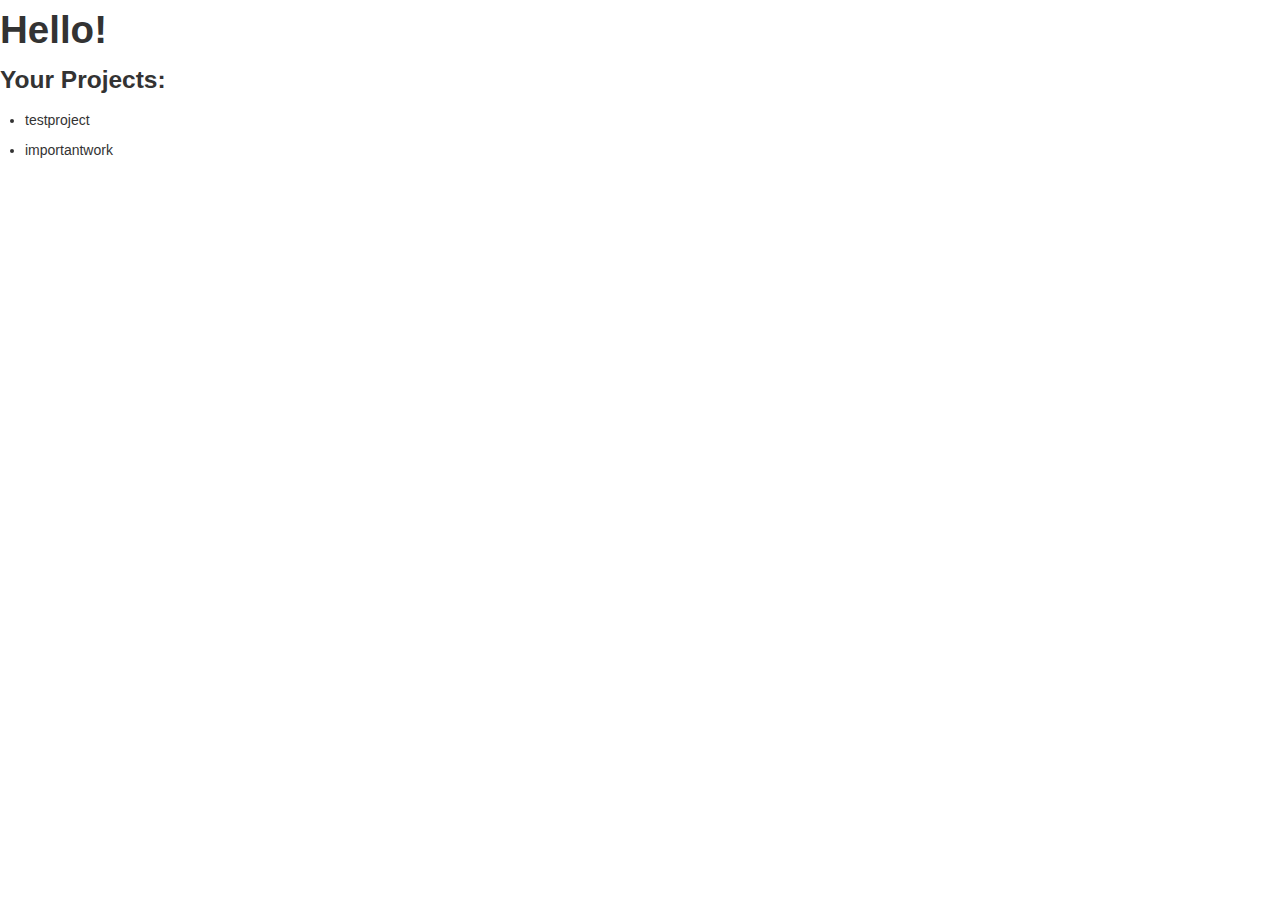
<file: web/index.html>
<!DOCTYPE html>
<html>

   <head>
      <title>Tman: simple time management</title>
      <link rel="stylesheet" type="text/css" href="components/bootstrap/docs/assets/css/bootstrap.css">
   </head>

   <body>
      <div ng-app="tman">
         <h1>Hello!</h1>
         <div ng-controller="ProjectCtrl">

						<h3>Your Projects:</h3>
						<ul ng-repeat="project in projects">
								<li>{{ project.name }}</li>
						</ul>

         </div>

      </div>
      <script type="text/javascript" src="components/angularjs-bower/angular.js"></script>
      <script type="text/javascript" src="components/bootstrap/docs/assets/js/bootstrap.js"></script>
      <script type="text/javascript" src="components/jquery/jquery.js"></script>
      <script type="text/javascript" src="js/app.js"></script>
   </body>

</html>
</file>
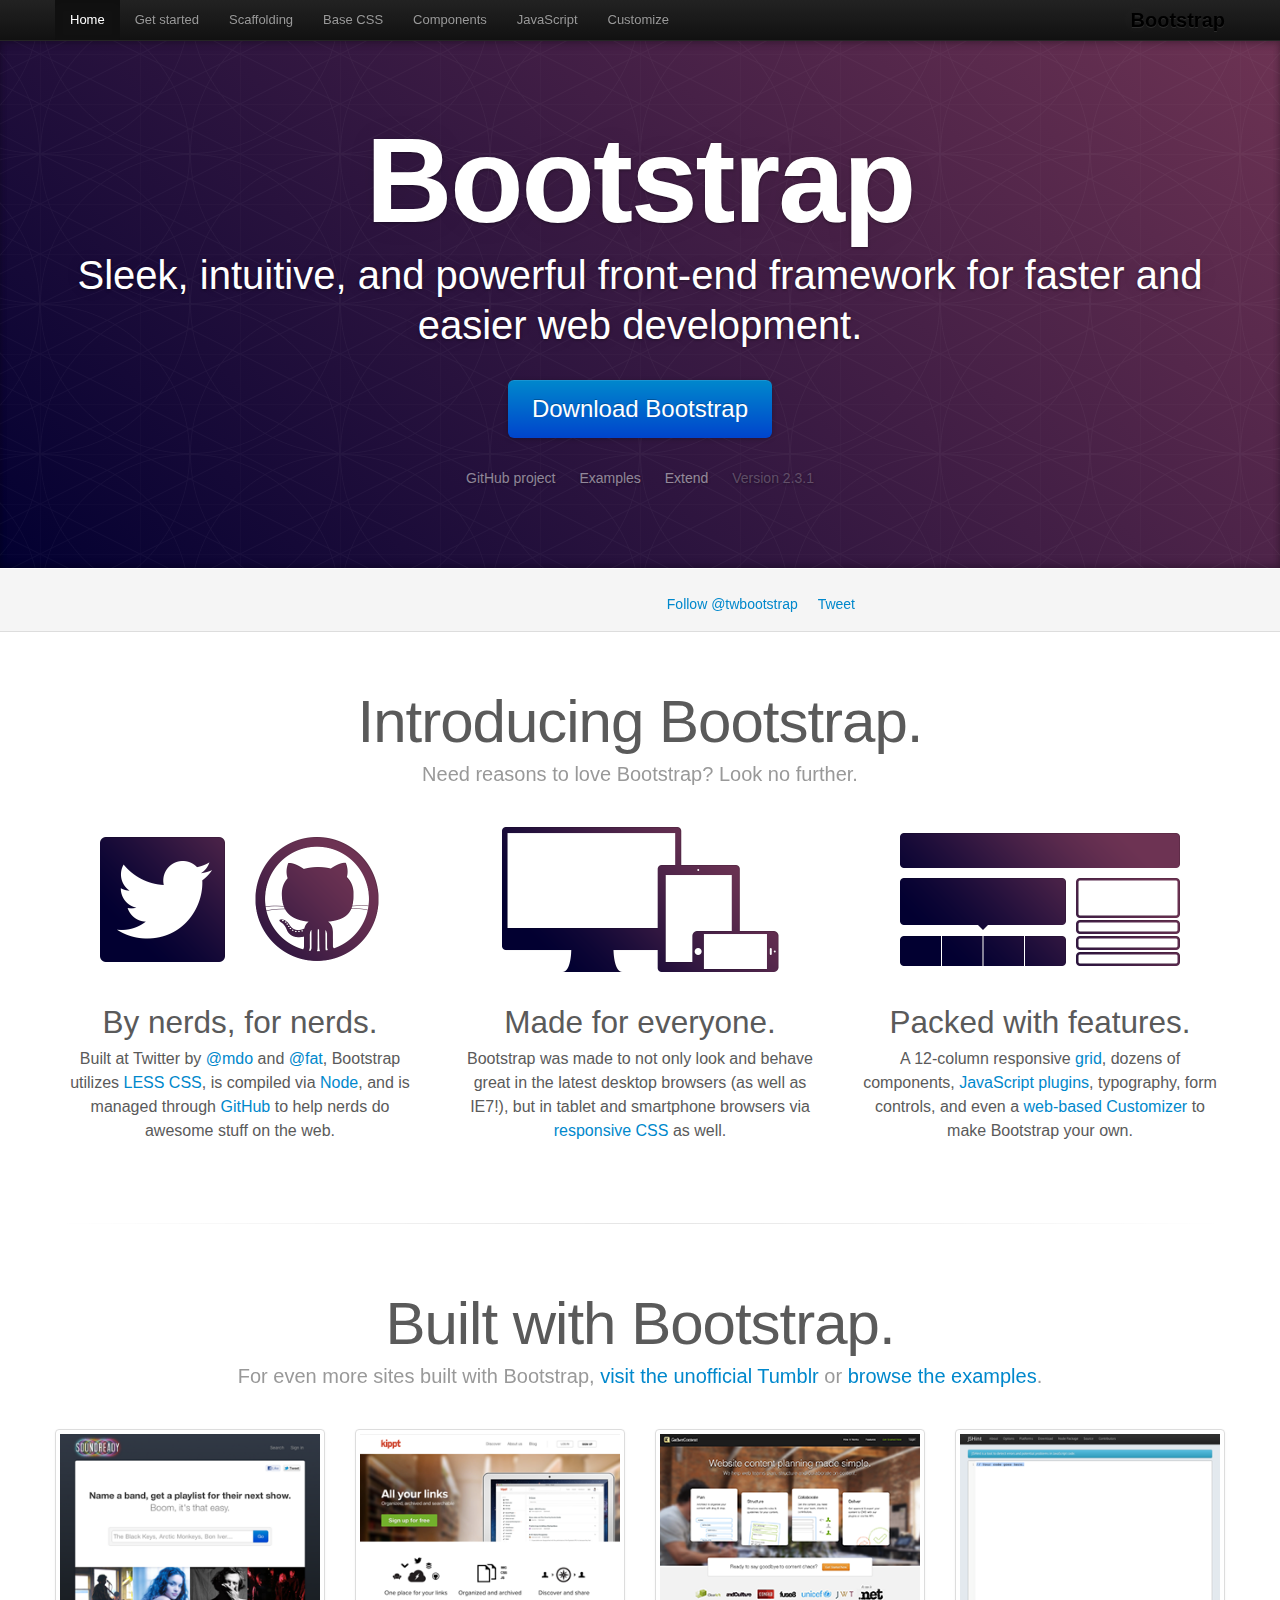
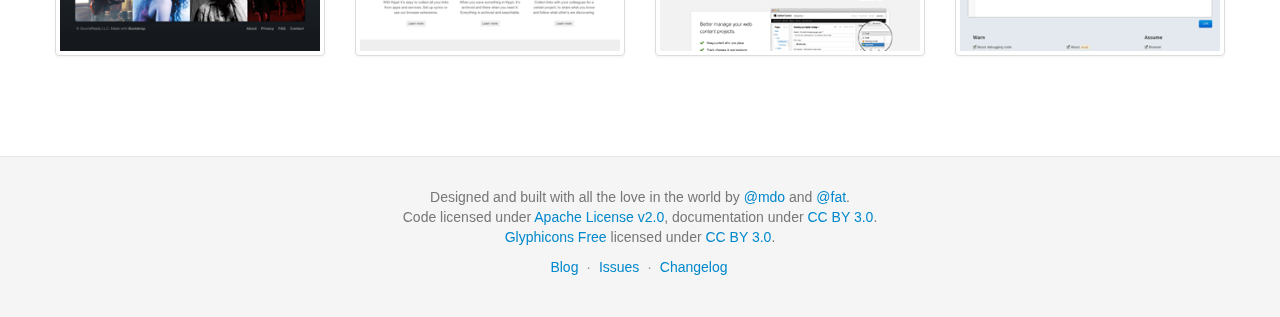
<file: app/components/bootstrap/docs/index.html>
<!DOCTYPE html>
<html lang="en">
  <head>
    <meta charset="utf-8">
    <title>Bootstrap</title>
    <meta name="viewport" content="width=device-width, initial-scale=1.0">
    <meta name="description" content="">
    <meta name="author" content="">

    <!-- Le styles -->
    <link href="assets/css/bootstrap.css" rel="stylesheet">
    <link href="assets/css/bootstrap-responsive.css" rel="stylesheet">
    <link href="assets/css/docs.css" rel="stylesheet">
    <link href="assets/js/google-code-prettify/prettify.css" rel="stylesheet">

    <!-- Le HTML5 shim, for IE6-8 support of HTML5 elements -->
    <!--[if lt IE 9]>
      <script src="assets/js/html5shiv.js"></script>
    <![endif]-->

    <!-- Le fav and touch icons -->
    <link rel="apple-touch-icon-precomposed" sizes="144x144" href="assets/ico/apple-touch-icon-144-precomposed.png">
    <link rel="apple-touch-icon-precomposed" sizes="114x114" href="assets/ico/apple-touch-icon-114-precomposed.png">
      <link rel="apple-touch-icon-precomposed" sizes="72x72" href="assets/ico/apple-touch-icon-72-precomposed.png">
                    <link rel="apple-touch-icon-precomposed" href="assets/ico/apple-touch-icon-57-precomposed.png">
                                   <link rel="shortcut icon" href="assets/ico/favicon.png">

  </head>

  <body data-spy="scroll" data-target=".bs-docs-sidebar">

    <!-- Navbar
    ================================================== -->
    <div class="navbar navbar-inverse navbar-fixed-top">
      <div class="navbar-inner">
        <div class="container">
          <button type="button" class="btn btn-navbar" data-toggle="collapse" data-target=".nav-collapse">
            <span class="icon-bar"></span>
            <span class="icon-bar"></span>
            <span class="icon-bar"></span>
          </button>
          <a class="brand" href="./index.html">Bootstrap</a>
          <div class="nav-collapse collapse">
            <ul class="nav">
              <li class="active">
                <a href="./index.html">Home</a>
              </li>
              <li class="">
                <a href="./getting-started.html">Get started</a>
              </li>
              <li class="">
                <a href="./scaffolding.html">Scaffolding</a>
              </li>
              <li class="">
                <a href="./base-css.html">Base CSS</a>
              </li>
              <li class="">
                <a href="./components.html">Components</a>
              </li>
              <li class="">
                <a href="./javascript.html">JavaScript</a>
              </li>
              <li class="">
                <a href="./customize.html">Customize</a>
              </li>
            </ul>
          </div>
        </div>
      </div>
    </div>

<div class="jumbotron masthead">
  <div class="container">
    <h1>Bootstrap</h1>
    <p>Sleek, intuitive, and powerful front-end framework for faster and easier web development.</p>
    <p>
      <a href="assets/bootstrap.zip" class="btn btn-primary btn-large" >Download Bootstrap</a>
    </p>
    <ul class="masthead-links">
      <li>
        <a href="http://github.com/twitter/bootstrap" >GitHub project</a>
      </li>
      <li>
        <a href="./getting-started.html#examples" >Examples</a>
      </li>
      <li>
        <a href="./extend.html" >Extend</a>
      </li>
      <li>
        Version 2.3.1
      </li>
    </ul>
  </div>
</div>

<div class="bs-docs-social">
  <div class="container">
    <ul class="bs-docs-social-buttons">
      <li>
        <iframe class="github-btn" src="http://ghbtns.com/github-btn.html?user=twitter&repo=bootstrap&type=watch&count=true" allowtransparency="true" frameborder="0" scrolling="0" width="100px" height="20px"></iframe>
      </li>
      <li>
        <iframe class="github-btn" src="http://ghbtns.com/github-btn.html?user=twitter&repo=bootstrap&type=fork&count=true" allowtransparency="true" frameborder="0" scrolling="0" width="102px" height="20px"></iframe>
      </li>
      <li class="follow-btn">
        <a href="https://twitter.com/twbootstrap" class="twitter-follow-button" data-link-color="#0069D6" data-show-count="true">Follow @twbootstrap</a>
      </li>
      <li class="tweet-btn">
        <a href="https://twitter.com/share" class="twitter-share-button" data-url="http://twitter.github.com/bootstrap/" data-count="horizontal" data-via="twbootstrap" data-related="mdo:Creator of Twitter Bootstrap">Tweet</a>
      </li>
    </ul>
  </div>
</div>

<div class="container">

  <div class="marketing">

    <h1>Introducing Bootstrap.</h1>
    <p class="marketing-byline">Need reasons to love Bootstrap? Look no further.</p>

    <div class="row-fluid">
      <div class="span4">
        <img class="marketing-img" src="assets/img/bs-docs-twitter-github.png">
        <h2>By nerds, for nerds.</h2>
        <p>Built at Twitter by <a href="http://twitter.com/mdo">@mdo</a> and <a href="http://twitter.com/fat">@fat</a>, Bootstrap utilizes <a href="http://lesscss.org">LESS CSS</a>, is compiled via <a href="http://nodejs.org">Node</a>, and is managed through <a href="http://github.com">GitHub</a> to help nerds do awesome stuff on the web.</p>
      </div>
      <div class="span4">
        <img class="marketing-img" src="assets/img/bs-docs-responsive-illustrations.png">
        <h2>Made for everyone.</h2>
        <p>Bootstrap was made to not only look and behave great in the latest desktop browsers (as well as IE7!), but in tablet and smartphone browsers via <a href="./scaffolding.html#responsive">responsive CSS</a> as well.</p>
      </div>
      <div class="span4">
        <img class="marketing-img" src="assets/img/bs-docs-bootstrap-features.png">
        <h2>Packed with features.</h2>
        <p>A 12-column responsive <a href="./scaffolding.html#gridSystem">grid</a>, dozens of components, <a href="./javascript.html">JavaScript plugins</a>, typography, form controls, and even a <a href="./customize.html">web-based Customizer</a> to make Bootstrap your own.</p>
      </div>
    </div>

    <hr class="soften">

    <h1>Built with Bootstrap.</h1>
    <p class="marketing-byline">For even more sites built with Bootstrap, <a href="http://builtwithbootstrap.tumblr.com/" target="_blank">visit the unofficial Tumblr</a> or <a href="./getting-started.html#examples">browse the examples</a>.</p>
    <div class="row-fluid">
      <ul class="thumbnails example-sites">
        <li class="span3">
          <a class="thumbnail" href="http://soundready.fm/" target="_blank">
            <img src="assets/img/example-sites/soundready.png" alt="SoundReady.fm">
          </a>
        </li>
        <li class="span3">
          <a class="thumbnail" href="http://kippt.com/" target="_blank">
            <img src="assets/img/example-sites/kippt.png" alt="Kippt">
          </a>
        </li>
        <li class="span3">
          <a class="thumbnail" href="http://www.gathercontent.com/" target="_blank">
            <img src="assets/img/example-sites/gathercontent.png" alt="Gather Content">
          </a>
        </li>
        <li class="span3">
          <a class="thumbnail" href="http://www.jshint.com/" target="_blank">
            <img src="assets/img/example-sites/jshint.png" alt="JS Hint">
          </a>
        </li>
      </ul>
     </div>

  </div>

</div>



    <!-- Footer
    ================================================== -->
    <footer class="footer">
      <div class="container">
        <p>Designed and built with all the love in the world by <a href="http://twitter.com/mdo" target="_blank">@mdo</a> and <a href="http://twitter.com/fat" target="_blank">@fat</a>.</p>
        <p>Code licensed under <a href="http://www.apache.org/licenses/LICENSE-2.0" target="_blank">Apache License v2.0</a>, documentation under <a href="http://creativecommons.org/licenses/by/3.0/">CC BY 3.0</a>.</p>
        <p><a href="http://glyphicons.com">Glyphicons Free</a> licensed under <a href="http://creativecommons.org/licenses/by/3.0/">CC BY 3.0</a>.</p>
        <ul class="footer-links">
          <li><a href="http://blog.getbootstrap.com">Blog</a></li>
          <li class="muted">&middot;</li>
          <li><a href="https://github.com/twitter/bootstrap/issues?state=open">Issues</a></li>
          <li class="muted">&middot;</li>
          <li><a href="https://github.com/twitter/bootstrap/blob/master/CHANGELOG.md">Changelog</a></li>
        </ul>
      </div>
    </footer>



    <!-- Le javascript
    ================================================== -->
    <!-- Placed at the end of the document so the pages load faster -->
    <script type="text/javascript" src="http://platform.twitter.com/widgets.js"></script>
    <script src="assets/js/jquery.js"></script>
    <script src="assets/js/bootstrap-transition.js"></script>
    <script src="assets/js/bootstrap-alert.js"></script>
    <script src="assets/js/bootstrap-modal.js"></script>
    <script src="assets/js/bootstrap-dropdown.js"></script>
    <script src="assets/js/bootstrap-scrollspy.js"></script>
    <script src="assets/js/bootstrap-tab.js"></script>
    <script src="assets/js/bootstrap-tooltip.js"></script>
    <script src="assets/js/bootstrap-popover.js"></script>
    <script src="assets/js/bootstrap-button.js"></script>
    <script src="assets/js/bootstrap-collapse.js"></script>
    <script src="assets/js/bootstrap-carousel.js"></script>
    <script src="assets/js/bootstrap-typeahead.js"></script>
    <script src="assets/js/bootstrap-affix.js"></script>

    <script src="assets/js/holder/holder.js"></script>
    <script src="assets/js/google-code-prettify/prettify.js"></script>

    <script src="assets/js/application.js"></script>



  </body>
</html>
</file>
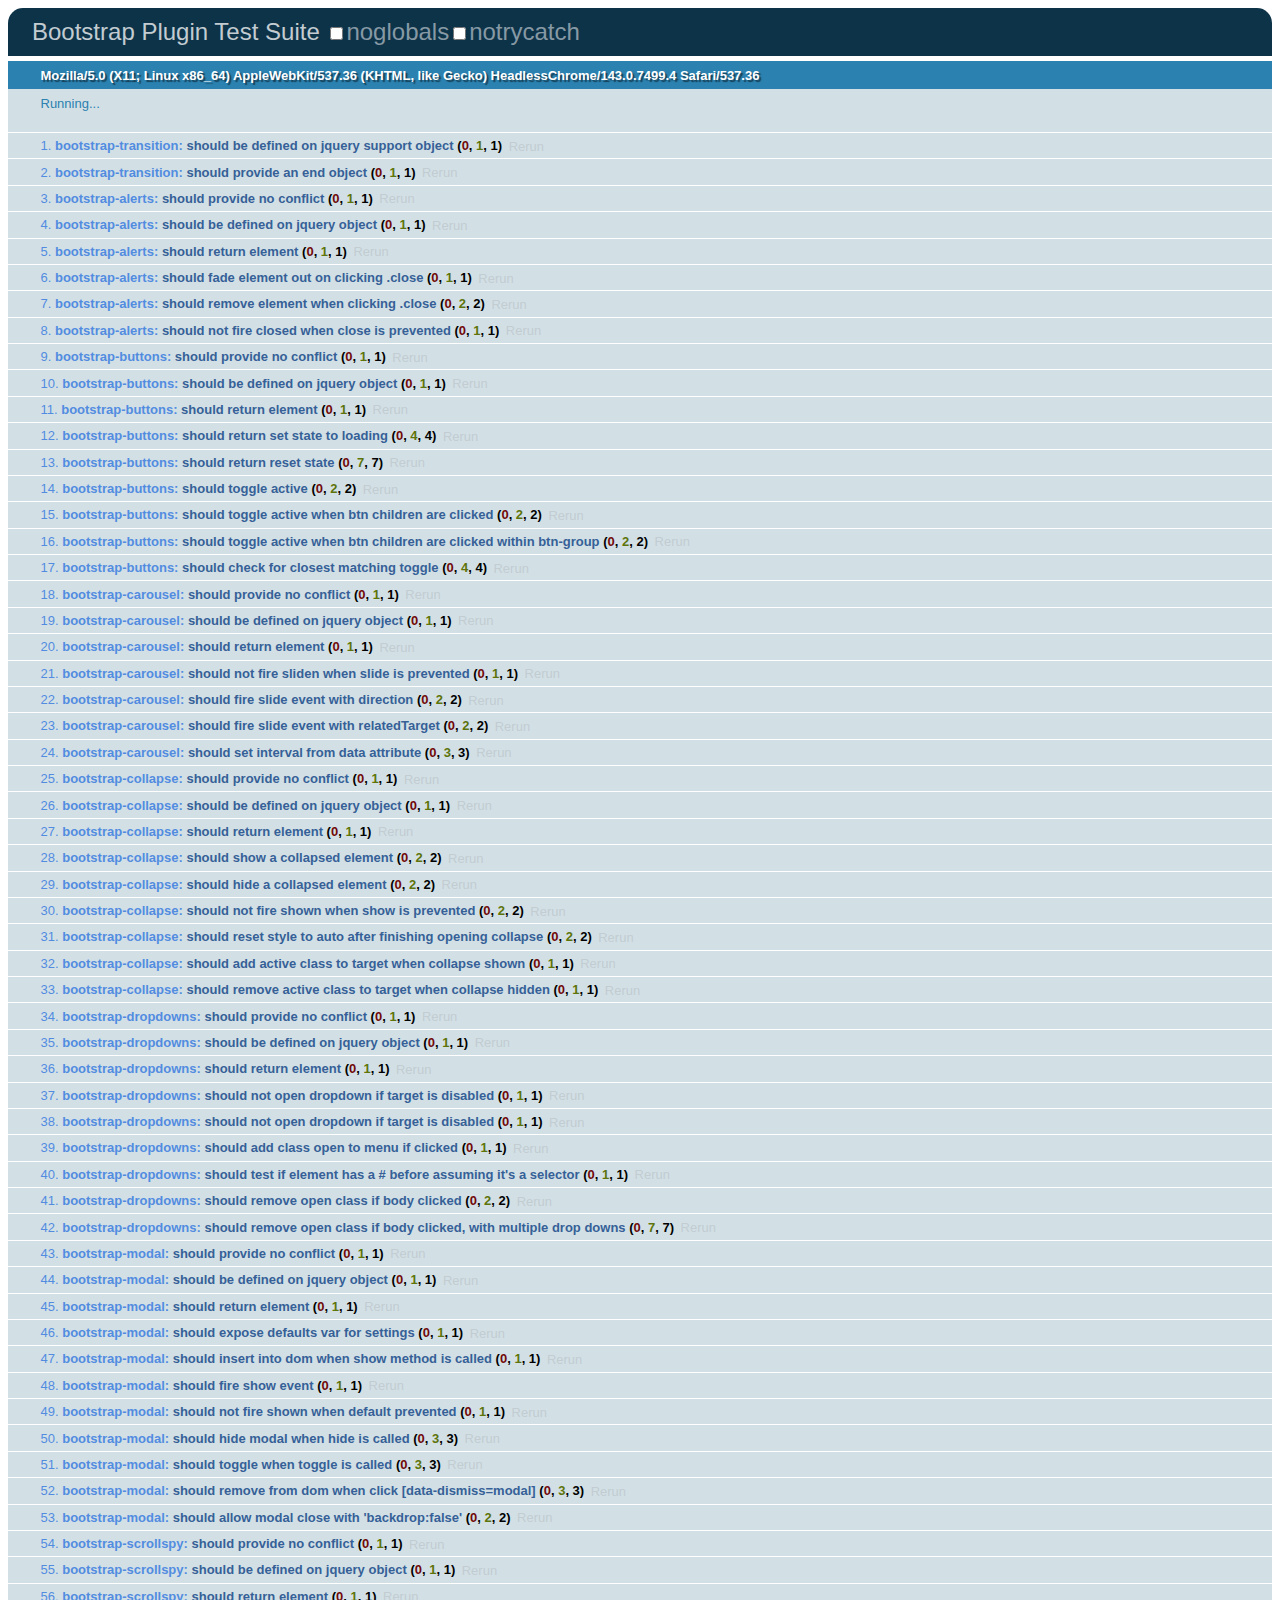
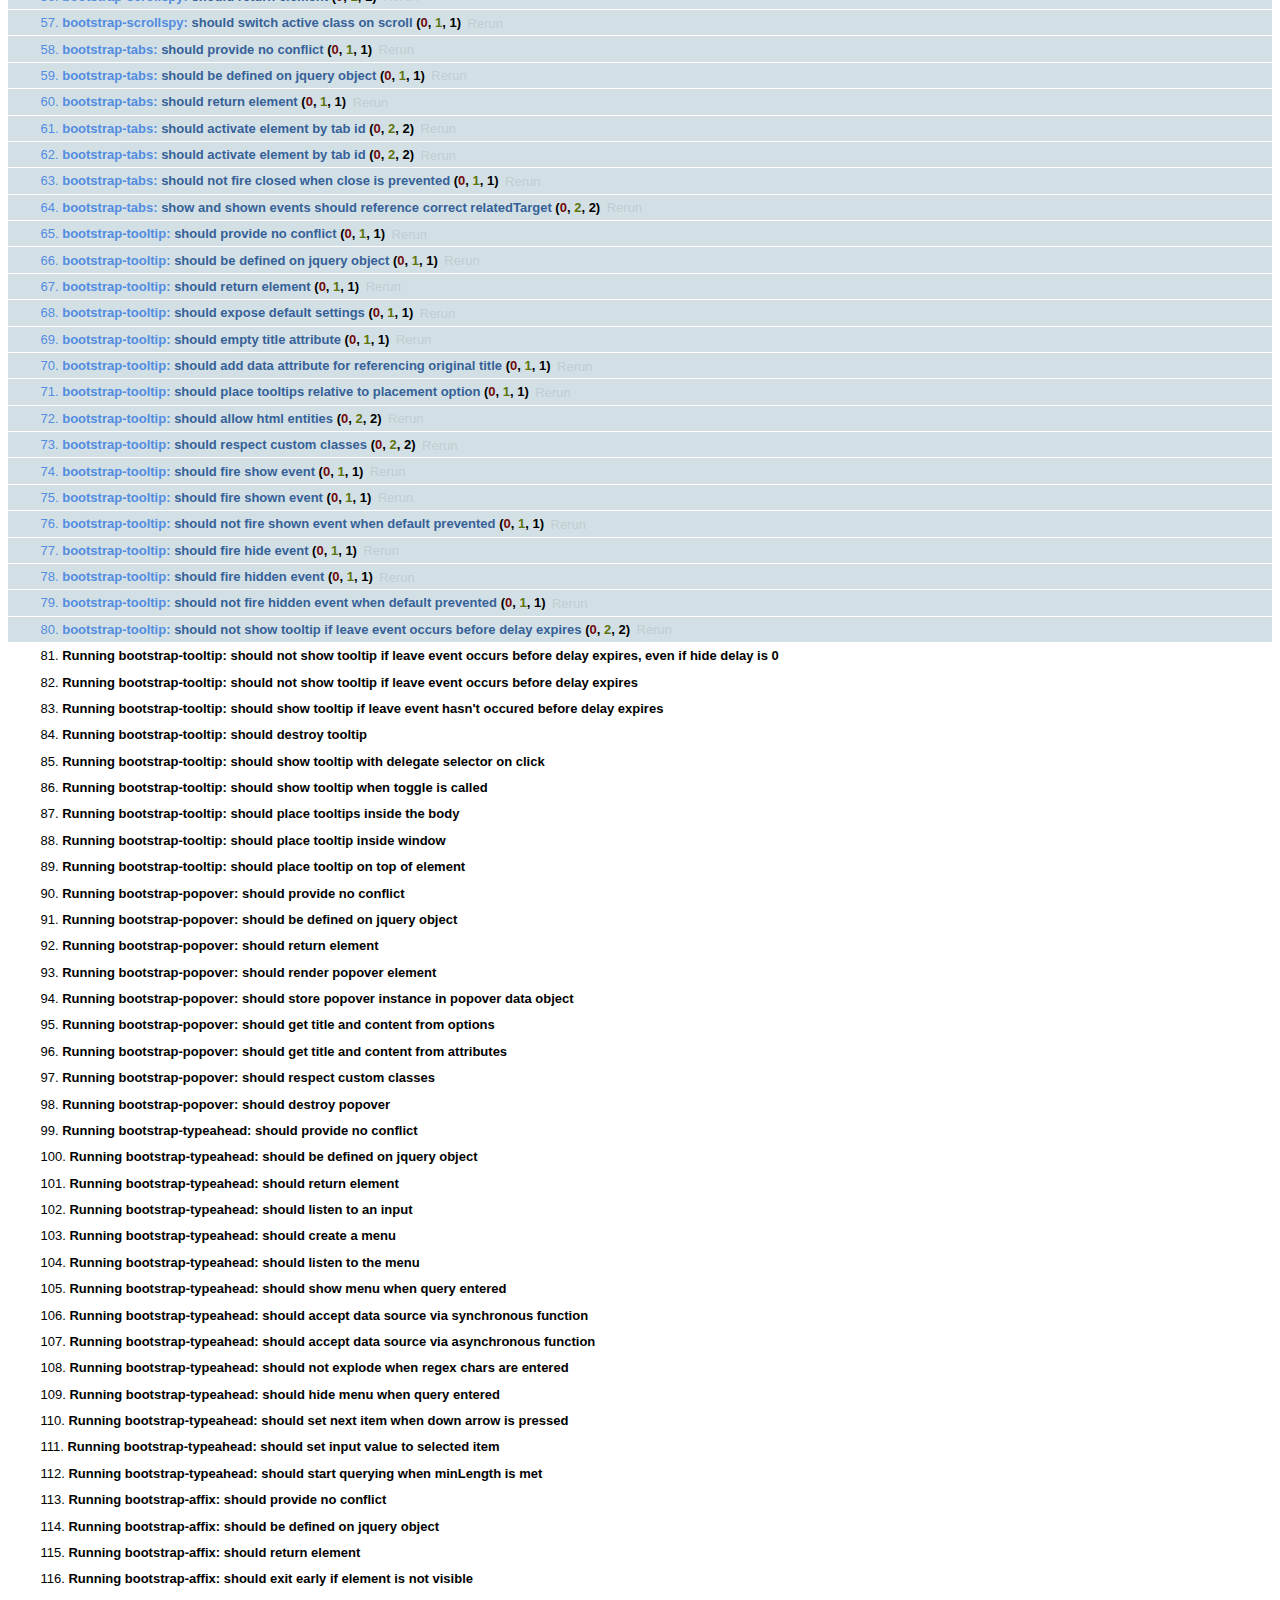
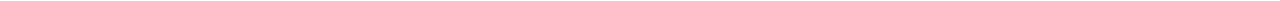
<file: app/components/bootstrap/js/tests/index.html>
<!DOCTYPE HTML>
<html>
<head>
  <title>Bootstrap Plugin Test Suite</title>

  <!-- jquery -->
  <!--<script src="http://code.jquery.com/jquery-1.7.min.js"></script>-->
  <script src="vendor/jquery.js"></script>

  <!-- qunit -->
  <link rel="stylesheet" href="vendor/qunit.css" type="text/css" media="screen" />
  <script src="vendor/qunit.js"></script>

  <!-- phantomjs logging script-->
  <script src="unit/bootstrap-phantom.js"></script>

  <!--  plugin sources -->
  <script src="../../js/bootstrap-transition.js"></script>
  <script src="../../js/bootstrap-alert.js"></script>
  <script src="../../js/bootstrap-button.js"></script>
  <script src="../../js/bootstrap-carousel.js"></script>
  <script src="../../js/bootstrap-collapse.js"></script>
  <script src="../../js/bootstrap-dropdown.js"></script>
  <script src="../../js/bootstrap-modal.js"></script>
  <script src="../../js/bootstrap-scrollspy.js"></script>
  <script src="../../js/bootstrap-tab.js"></script>
  <script src="../../js/bootstrap-tooltip.js"></script>
  <script src="../../js/bootstrap-popover.js"></script>
  <script src="../../js/bootstrap-typeahead.js"></script>
  <script src="../../js/bootstrap-affix.js"></script>

  <!-- unit tests -->
  <script src="unit/bootstrap-transition.js"></script>
  <script src="unit/bootstrap-alert.js"></script>
  <script src="unit/bootstrap-button.js"></script>
  <script src="unit/bootstrap-carousel.js"></script>
  <script src="unit/bootstrap-collapse.js"></script>
  <script src="unit/bootstrap-dropdown.js"></script>
  <script src="unit/bootstrap-modal.js"></script>
  <script src="unit/bootstrap-scrollspy.js"></script>
  <script src="unit/bootstrap-tab.js"></script>
  <script src="unit/bootstrap-tooltip.js"></script>
  <script src="unit/bootstrap-popover.js"></script>
  <script src="unit/bootstrap-typeahead.js"></script>
  <script src="unit/bootstrap-affix.js"></script>
</head>
<body>
  <div>
    <h1 id="qunit-header">Bootstrap Plugin Test Suite</h1>
    <h2 id="qunit-banner"></h2>
    <h2 id="qunit-userAgent"></h2>
    <ol id="qunit-tests"></ol>
    <div id="qunit-fixture"></div>
  </div>
</body>
</html>
</file>
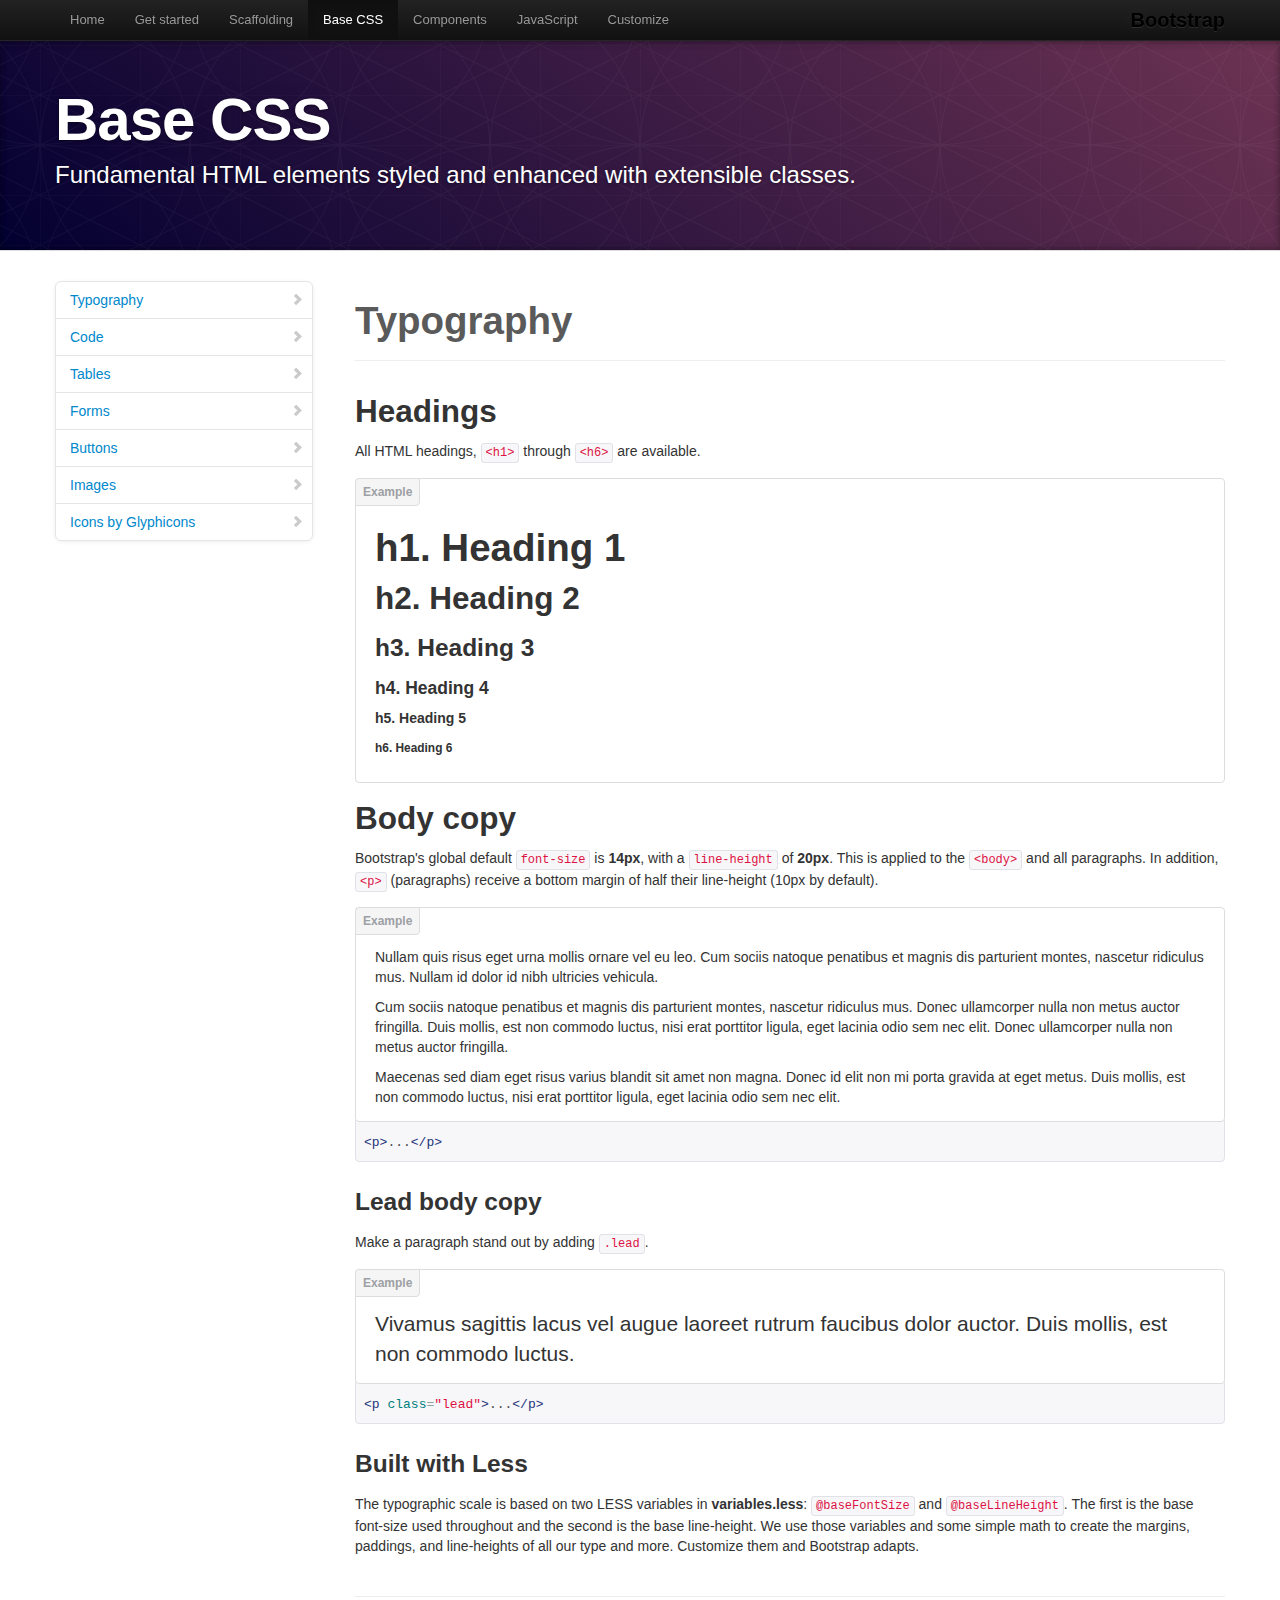
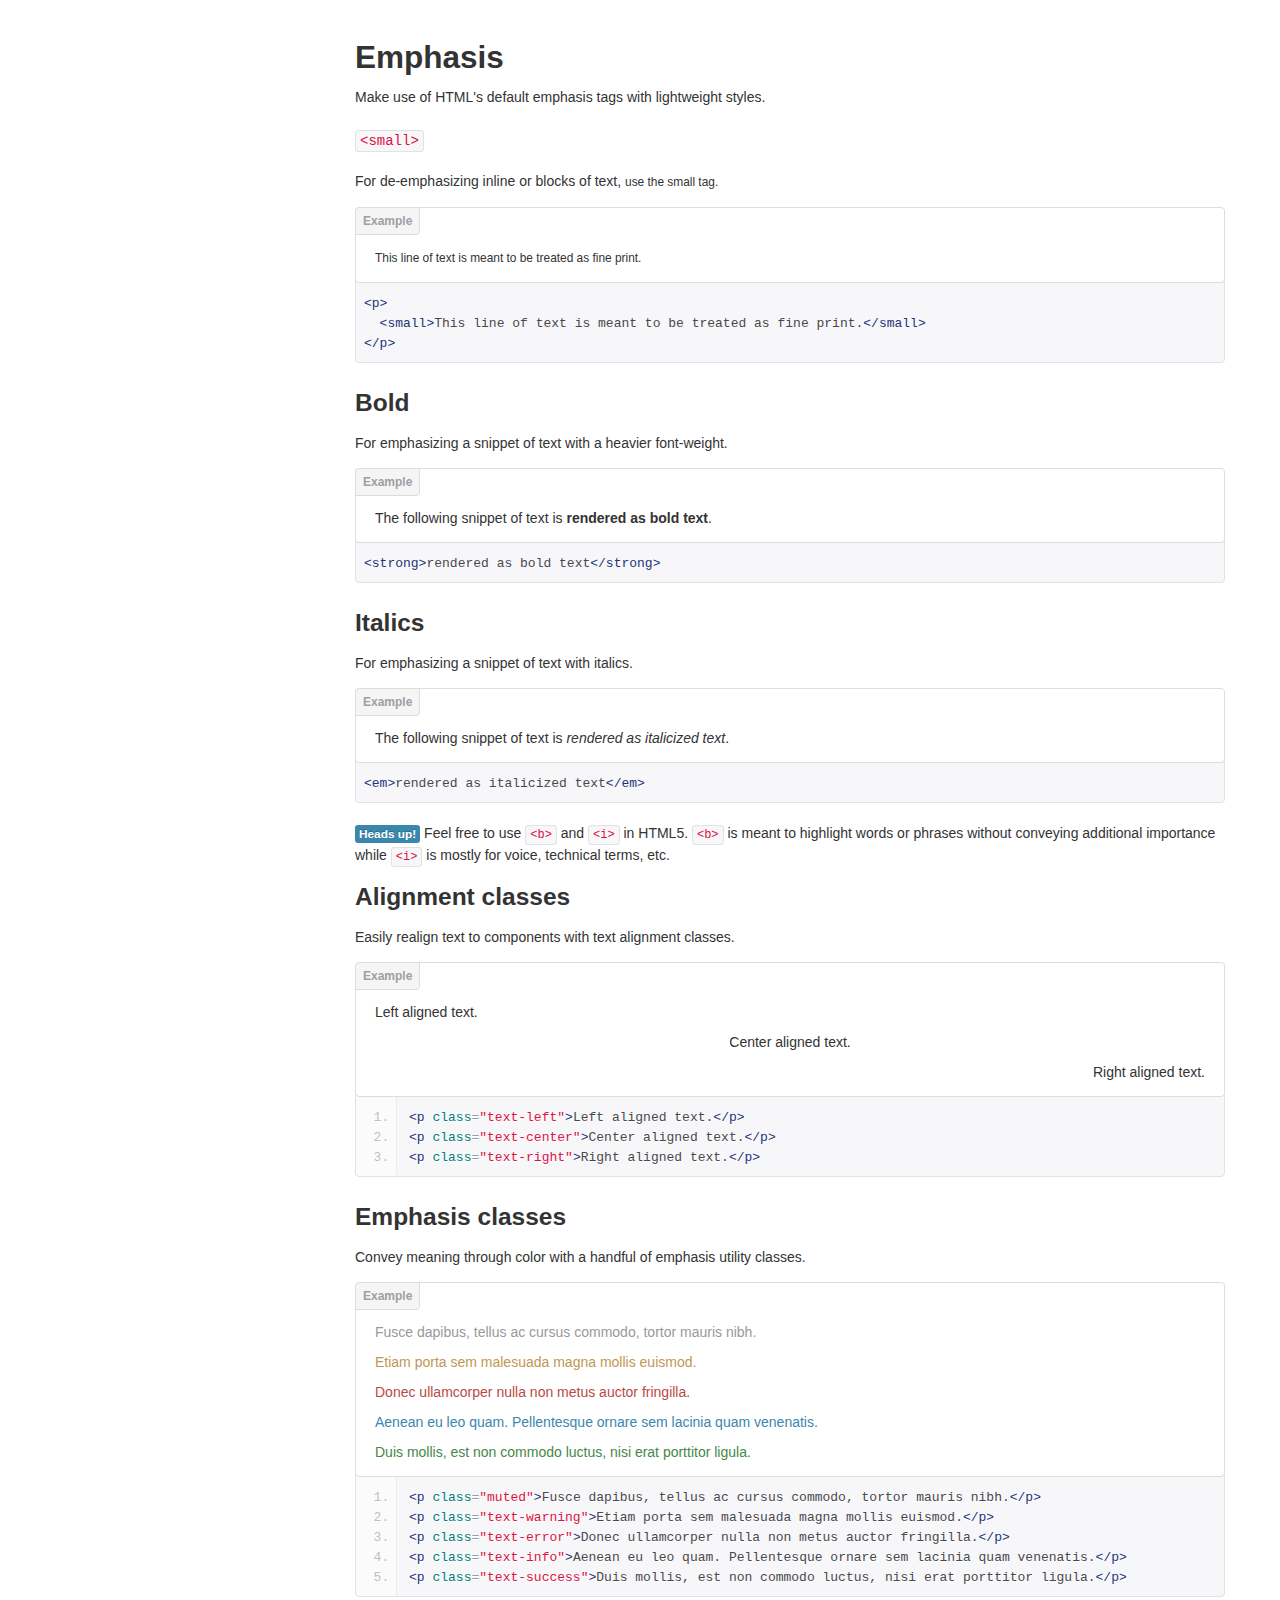
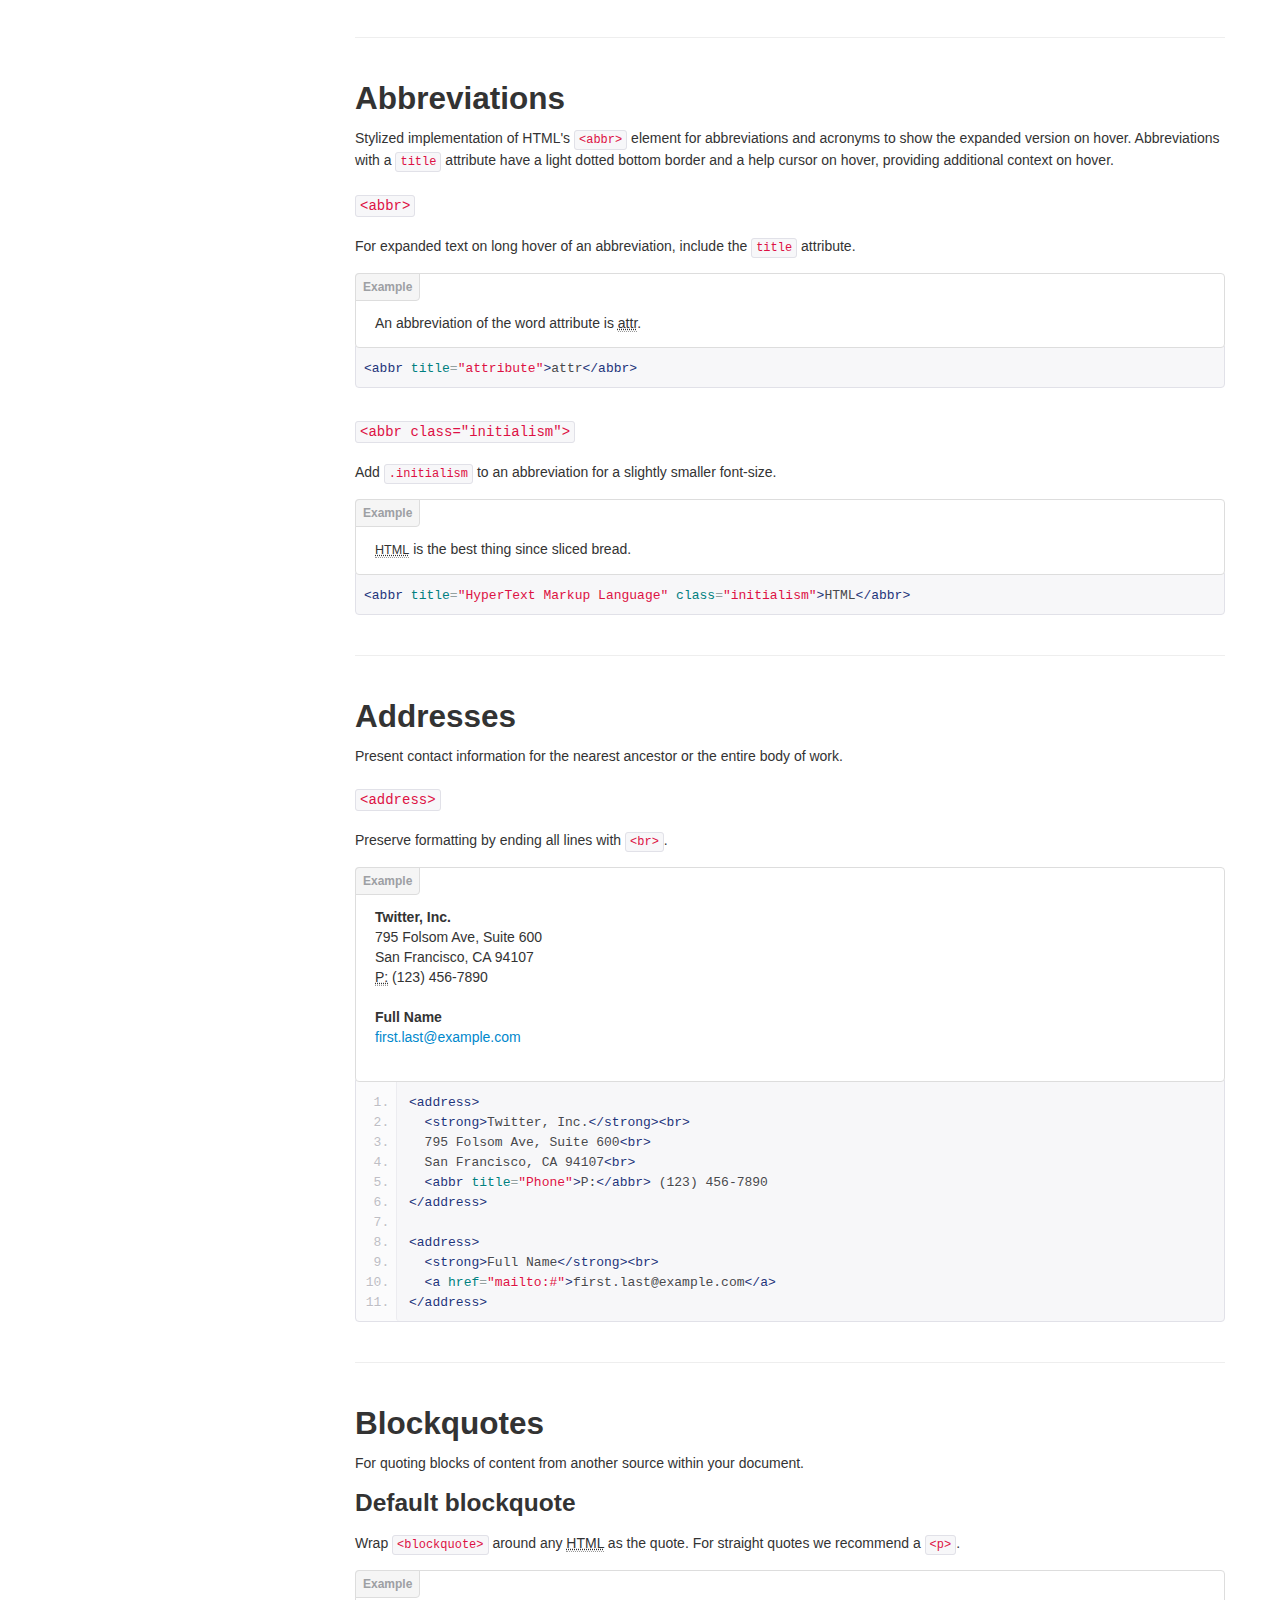
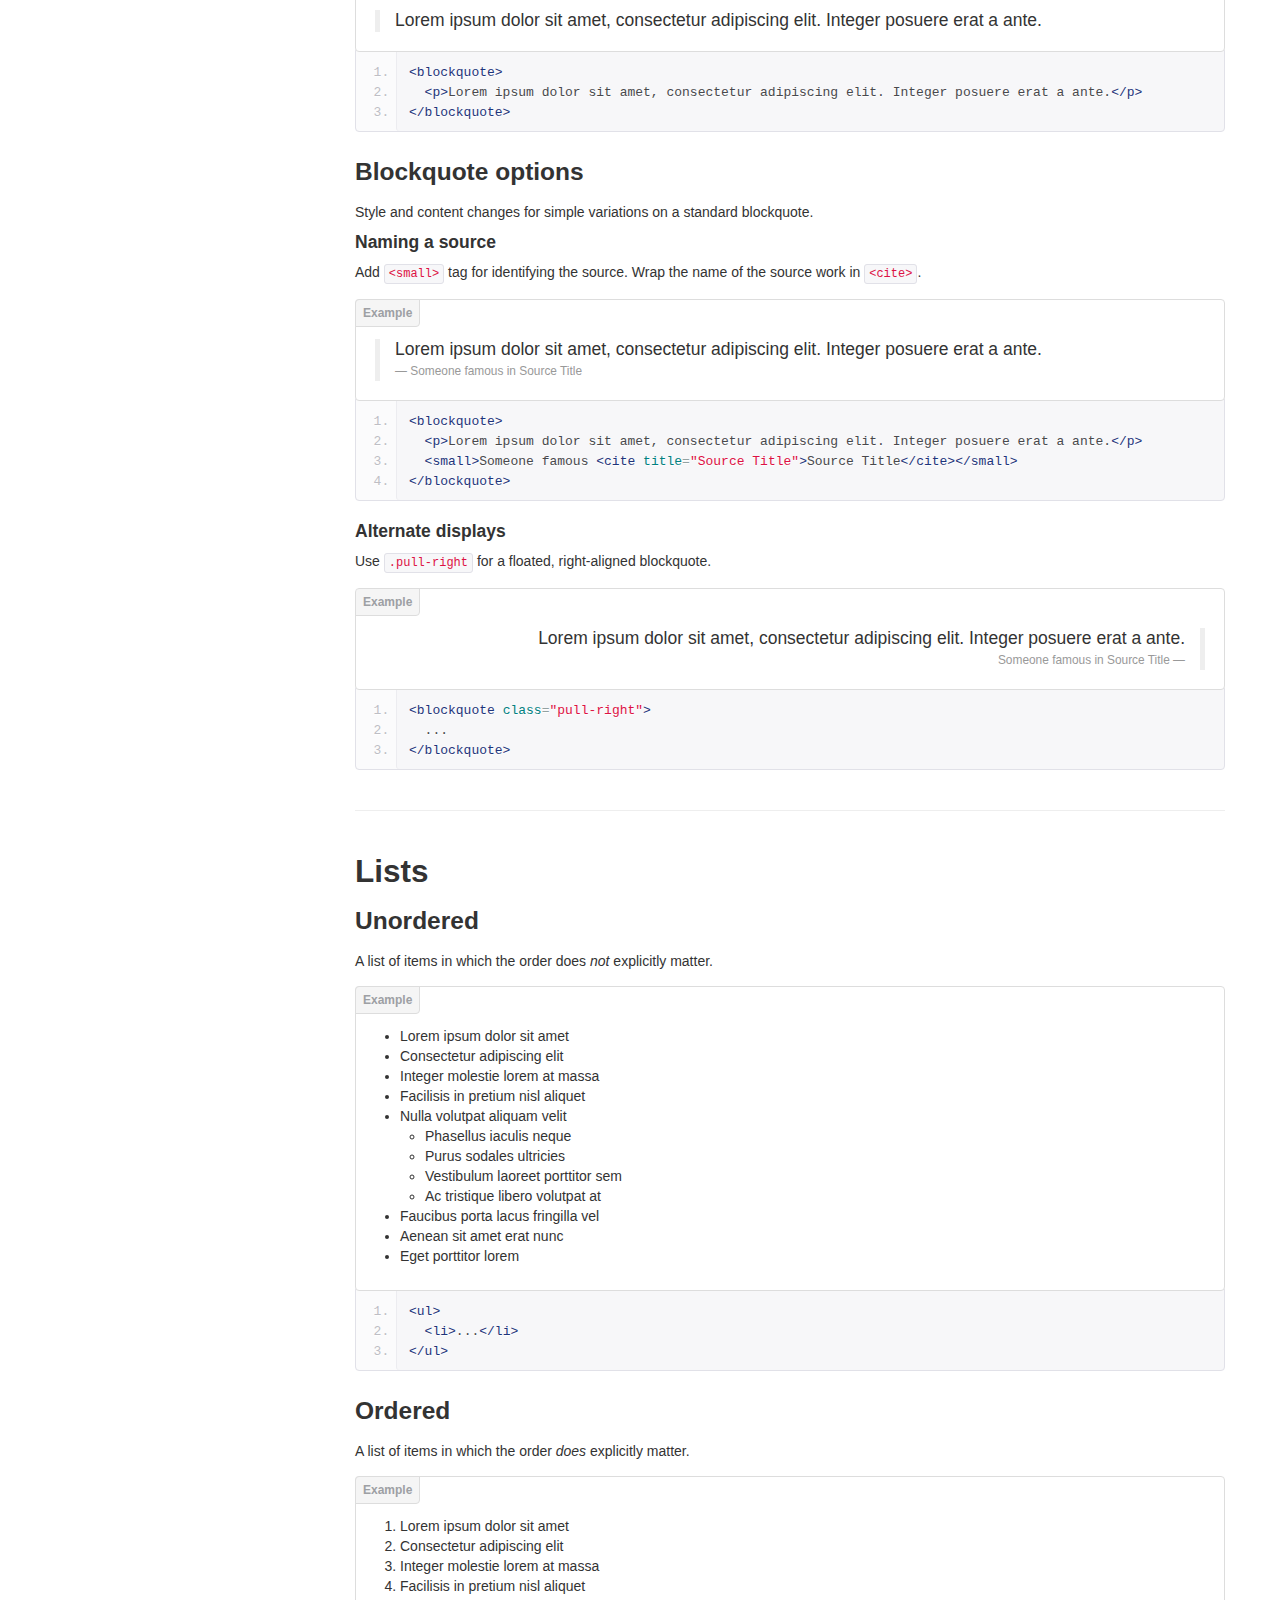
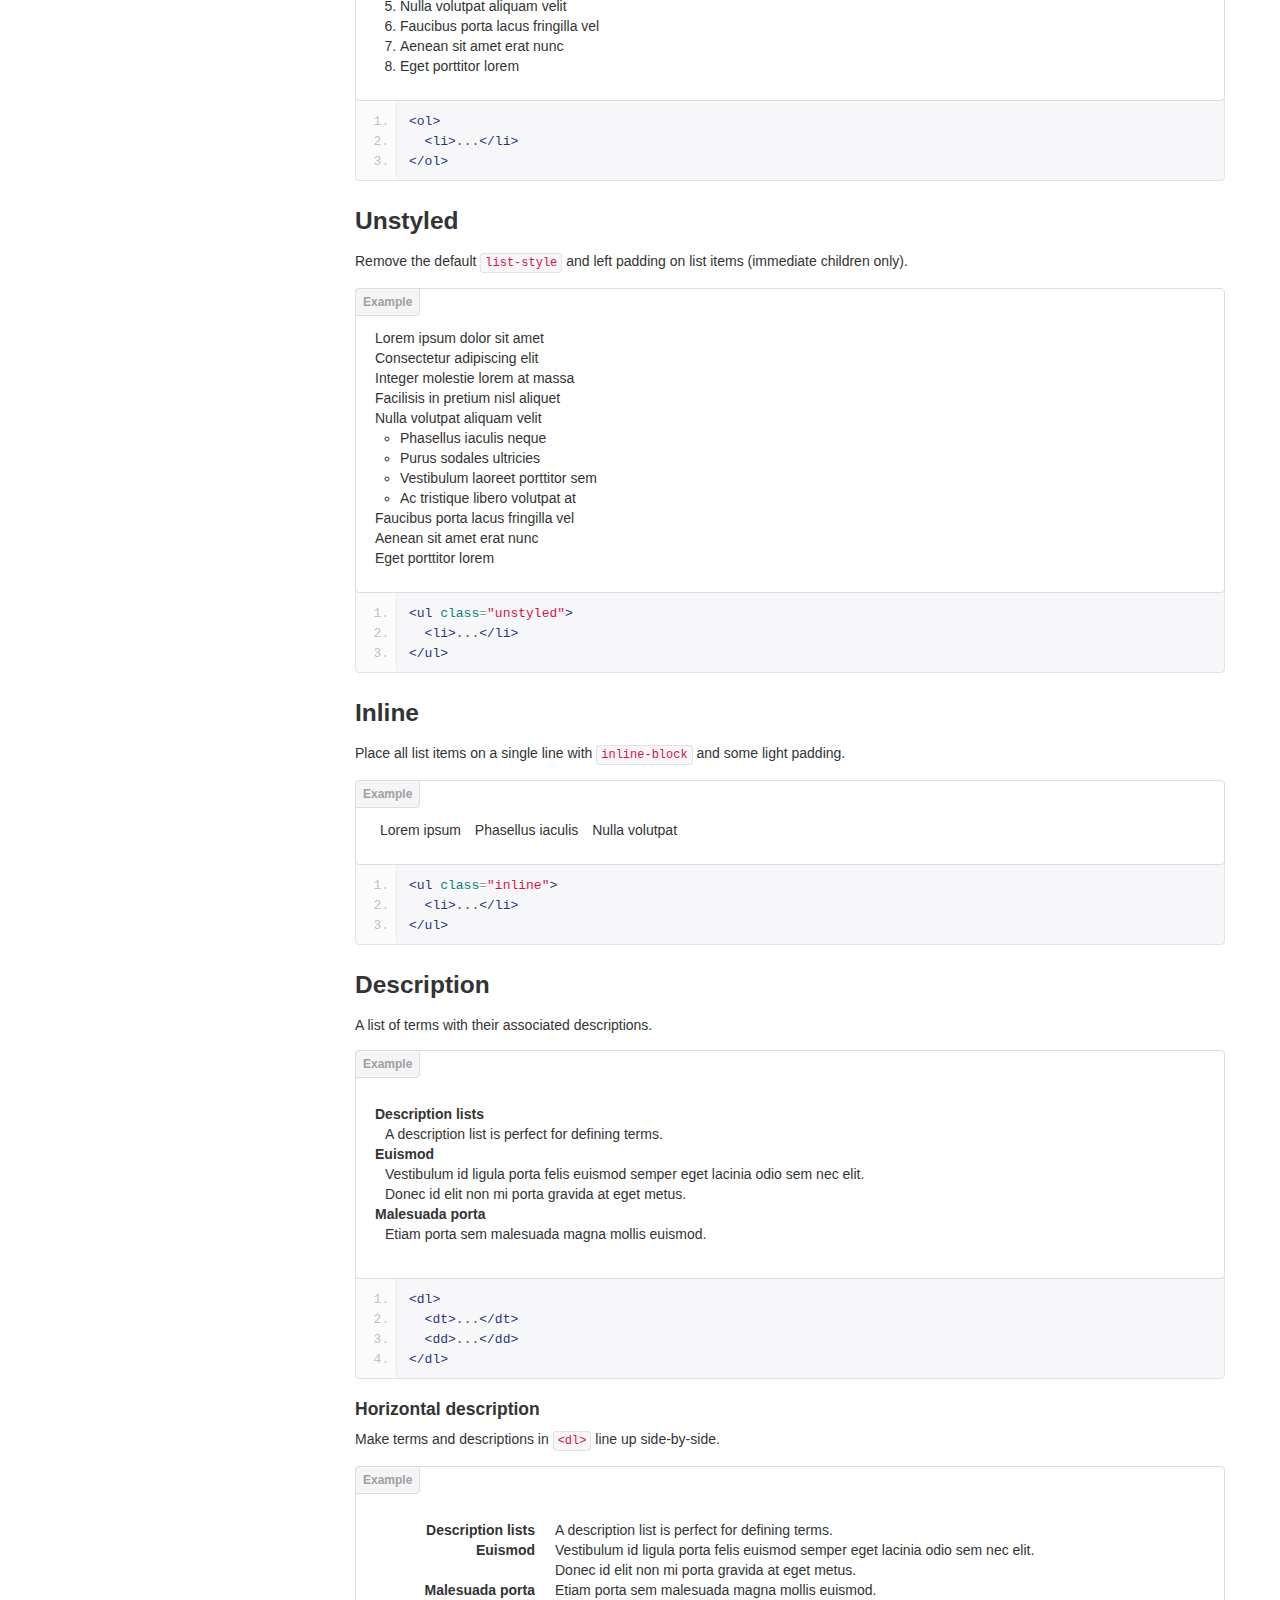
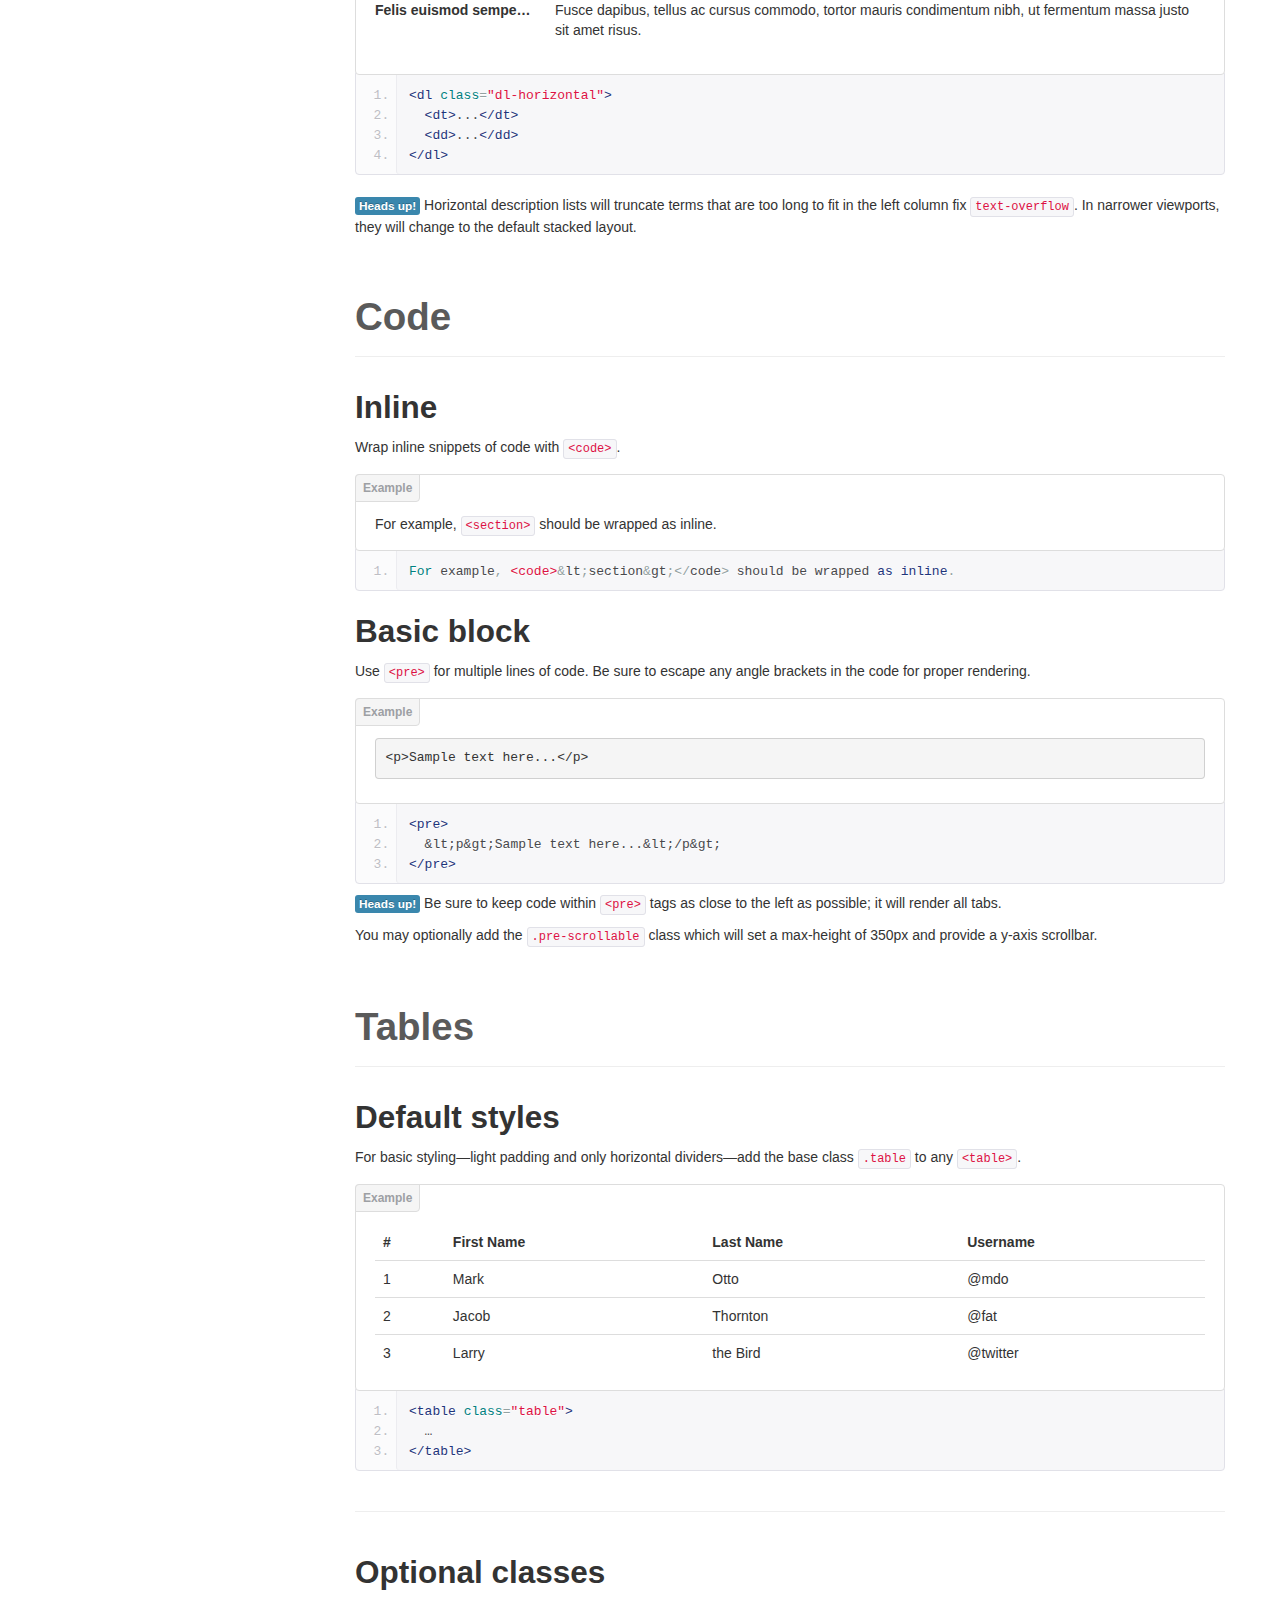
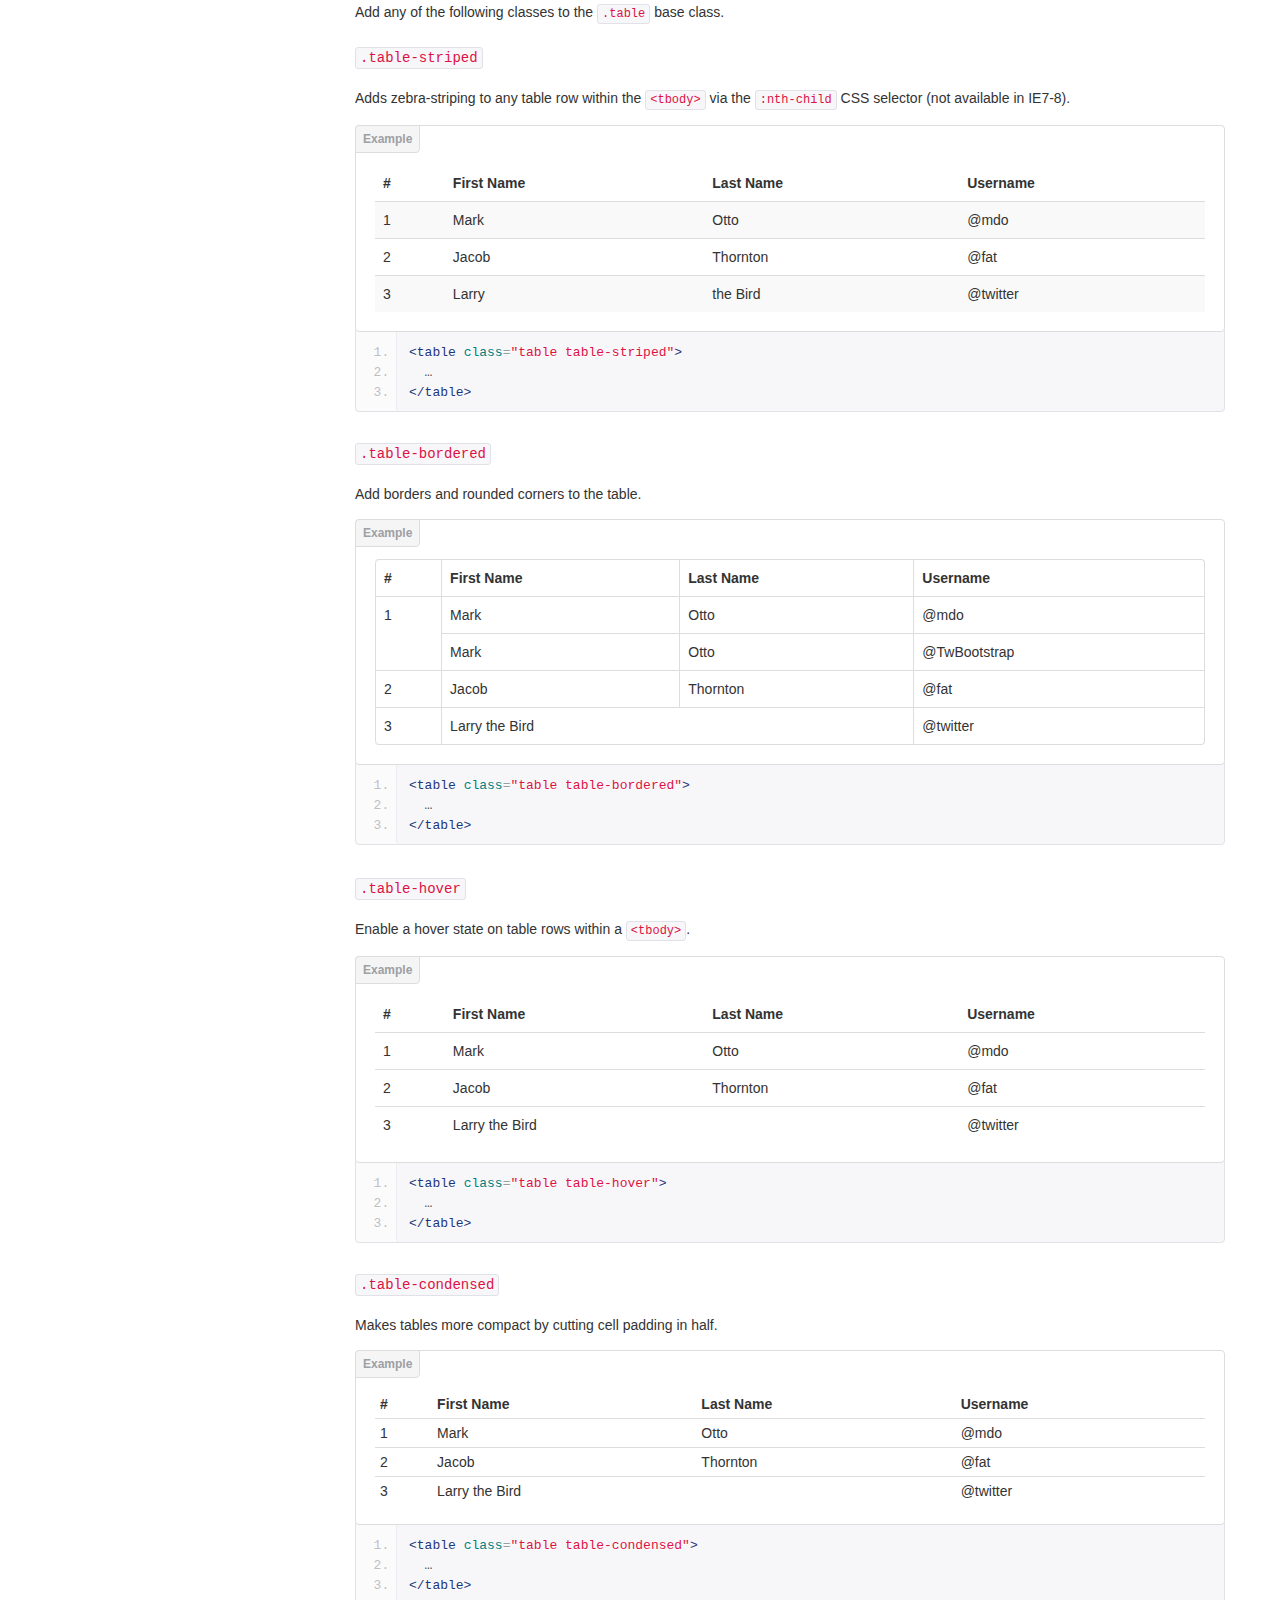
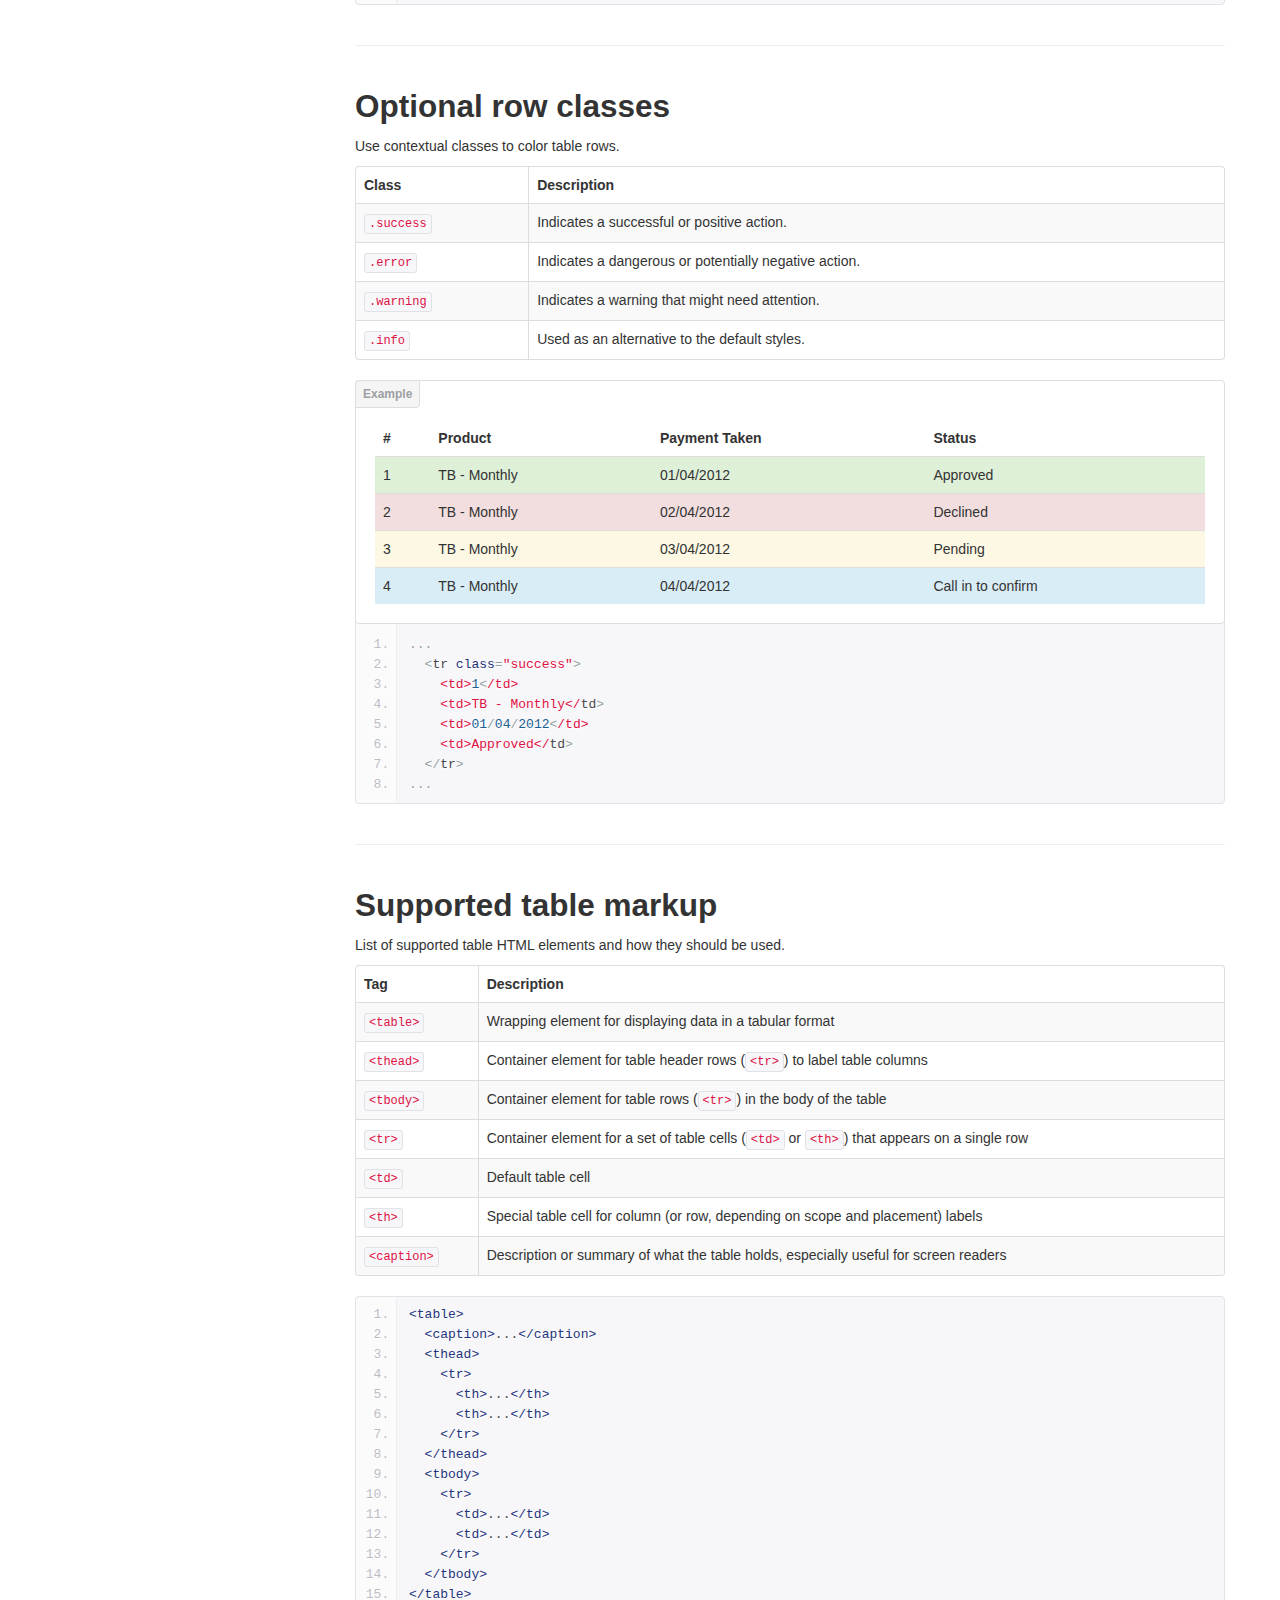
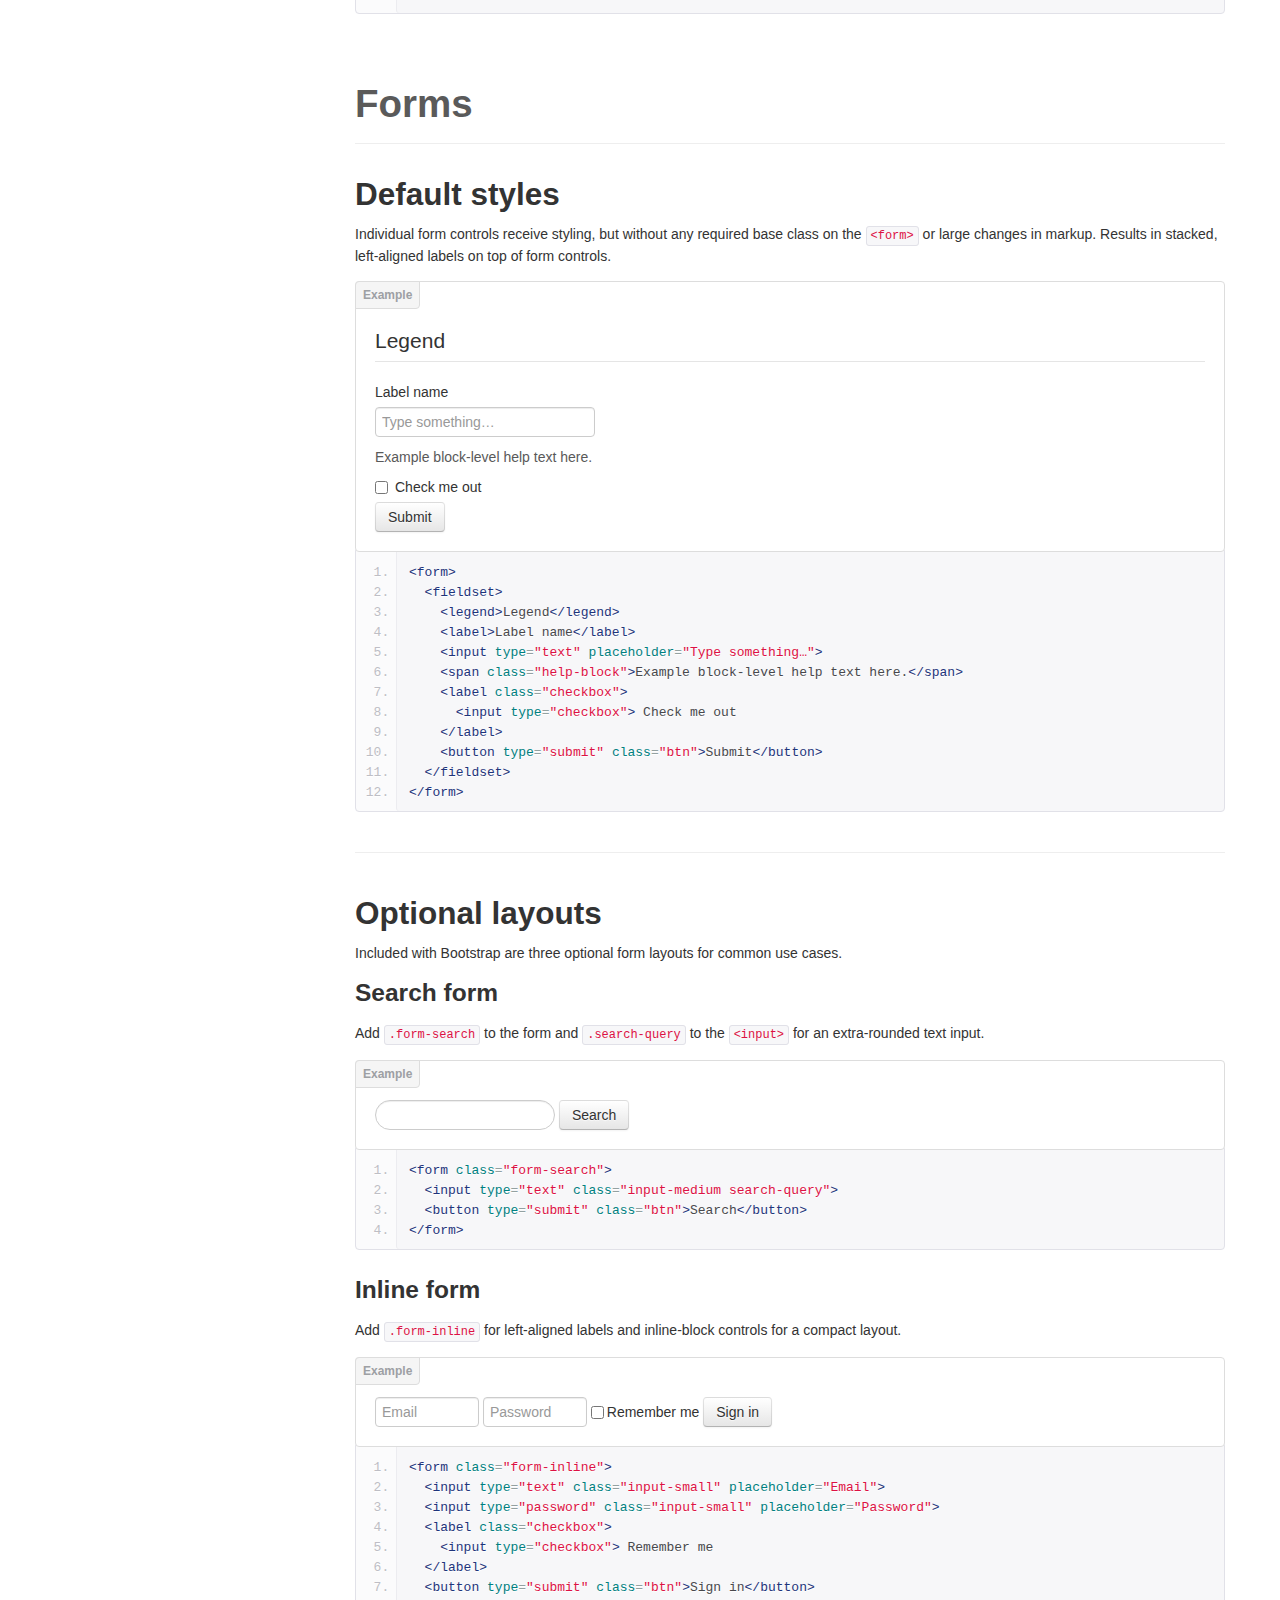
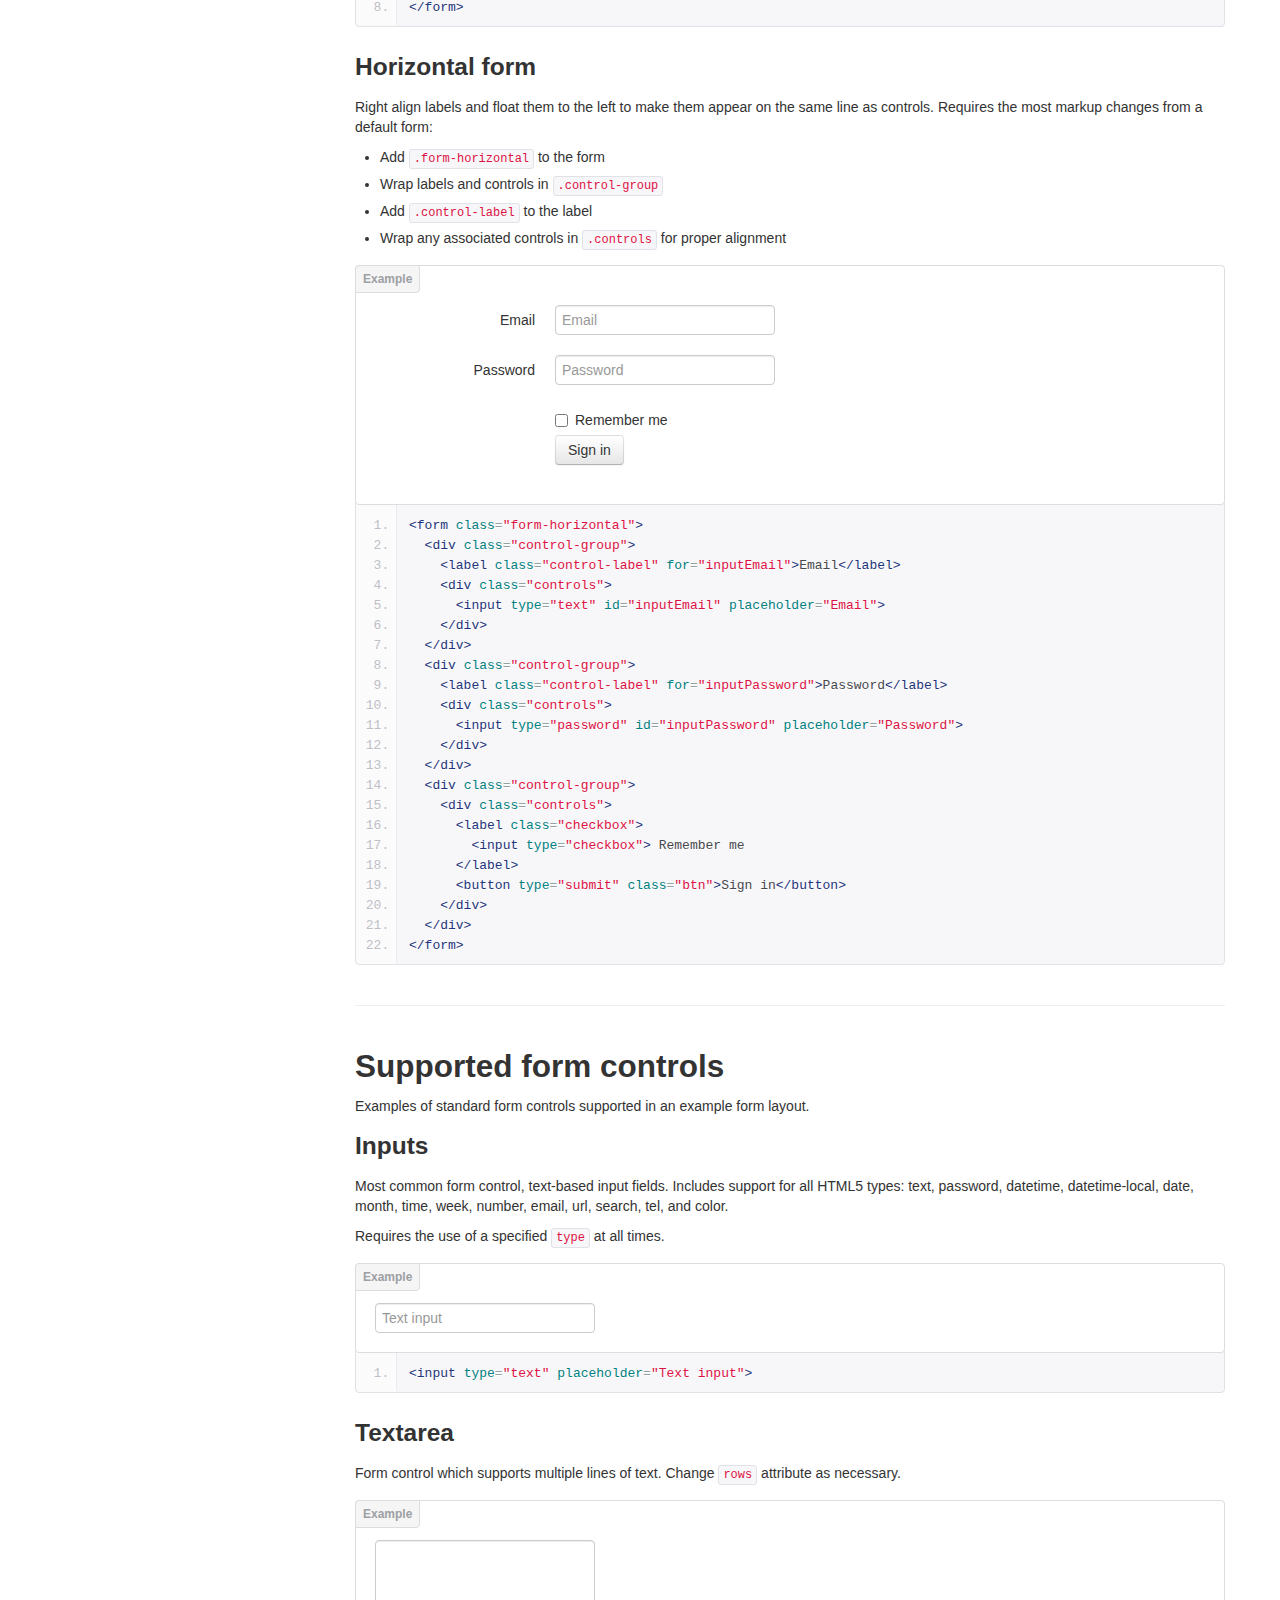
<file: app/components/bootstrap/docs/base-css.html>
<!DOCTYPE html>
<html lang="en">
  <head>
    <meta charset="utf-8">
    <title>Base · Bootstrap</title>
    <meta name="viewport" content="width=device-width, initial-scale=1.0">
    <meta name="description" content="">
    <meta name="author" content="">

    <!-- Le styles -->
    <link href="assets/css/bootstrap.css" rel="stylesheet">
    <link href="assets/css/bootstrap-responsive.css" rel="stylesheet">
    <link href="assets/css/docs.css" rel="stylesheet">
    <link href="assets/js/google-code-prettify/prettify.css" rel="stylesheet">

    <!-- Le HTML5 shim, for IE6-8 support of HTML5 elements -->
    <!--[if lt IE 9]>
      <script src="assets/js/html5shiv.js"></script>
    <![endif]-->

    <!-- Le fav and touch icons -->
    <link rel="apple-touch-icon-precomposed" sizes="144x144" href="assets/ico/apple-touch-icon-144-precomposed.png">
    <link rel="apple-touch-icon-precomposed" sizes="114x114" href="assets/ico/apple-touch-icon-114-precomposed.png">
      <link rel="apple-touch-icon-precomposed" sizes="72x72" href="assets/ico/apple-touch-icon-72-precomposed.png">
                    <link rel="apple-touch-icon-precomposed" href="assets/ico/apple-touch-icon-57-precomposed.png">
                                   <link rel="shortcut icon" href="assets/ico/favicon.png">

  </head>

  <body data-spy="scroll" data-target=".bs-docs-sidebar">

    <!-- Navbar
    ================================================== -->
    <div class="navbar navbar-inverse navbar-fixed-top">
      <div class="navbar-inner">
        <div class="container">
          <button type="button" class="btn btn-navbar" data-toggle="collapse" data-target=".nav-collapse">
            <span class="icon-bar"></span>
            <span class="icon-bar"></span>
            <span class="icon-bar"></span>
          </button>
          <a class="brand" href="./index.html">Bootstrap</a>
          <div class="nav-collapse collapse">
            <ul class="nav">
              <li class="">
                <a href="./index.html">Home</a>
              </li>
              <li class="">
                <a href="./getting-started.html">Get started</a>
              </li>
              <li class="">
                <a href="./scaffolding.html">Scaffolding</a>
              </li>
              <li class="active">
                <a href="./base-css.html">Base CSS</a>
              </li>
              <li class="">
                <a href="./components.html">Components</a>
              </li>
              <li class="">
                <a href="./javascript.html">JavaScript</a>
              </li>
              <li class="">
                <a href="./customize.html">Customize</a>
              </li>
            </ul>
          </div>
        </div>
      </div>
    </div>

<!-- Subhead
================================================== -->
<header class="jumbotron subhead" id="overview">
  <div class="container">
    <h1>Base CSS</h1>
    <p class="lead">Fundamental HTML elements styled and enhanced with extensible classes.</p>
  </div>
</header>


  <div class="container">

    <!-- Docs nav
    ================================================== -->
    <div class="row">
      <div class="span3 bs-docs-sidebar">
        <ul class="nav nav-list bs-docs-sidenav">
          <li><a href="#typography"><i class="icon-chevron-right"></i> Typography</a></li>
          <li><a href="#code"><i class="icon-chevron-right"></i> Code</a></li>
          <li><a href="#tables"><i class="icon-chevron-right"></i> Tables</a></li>
          <li><a href="#forms"><i class="icon-chevron-right"></i> Forms</a></li>
          <li><a href="#buttons"><i class="icon-chevron-right"></i> Buttons</a></li>
          <li><a href="#images"><i class="icon-chevron-right"></i> Images</a></li>
          <li><a href="#icons"><i class="icon-chevron-right"></i> Icons by Glyphicons</a></li>
        </ul>
      </div>
      <div class="span9">



        <!-- Typography
        ================================================== -->
        <section id="typography">
          <div class="page-header">
            <h1>Typography</h1>
          </div>

          <h2 id="headings">Headings</h2>
          <p>All HTML headings, <code>&lt;h1&gt;</code> through <code>&lt;h6&gt;</code> are available.</p>
          <div class="bs-docs-example">
            <h1>h1. Heading 1</h1>
            <h2>h2. Heading 2</h2>
            <h3>h3. Heading 3</h3>
            <h4>h4. Heading 4</h4>
            <h5>h5. Heading 5</h5>
            <h6>h6. Heading 6</h6>
          </div>

          <h2 id="body-copy">Body copy</h2>
          <p>Bootstrap's global default <code>font-size</code> is <strong>14px</strong>, with a <code>line-height</code> of <strong>20px</strong>. This is applied to the <code>&lt;body&gt;</code> and all paragraphs. In addition, <code>&lt;p&gt;</code> (paragraphs) receive a bottom margin of half their line-height (10px by default).</p>
          <div class="bs-docs-example">
            <p>Nullam quis risus eget urna mollis ornare vel eu leo. Cum sociis natoque penatibus et magnis dis parturient montes, nascetur ridiculus mus. Nullam id dolor id nibh ultricies vehicula.</p>
            <p>Cum sociis natoque penatibus et magnis dis parturient montes, nascetur ridiculus mus. Donec ullamcorper nulla non metus auctor fringilla. Duis mollis, est non commodo luctus, nisi erat porttitor ligula, eget lacinia odio sem nec elit. Donec ullamcorper nulla non metus auctor fringilla.</p>
            <p>Maecenas sed diam eget risus varius blandit sit amet non magna. Donec id elit non mi porta gravida at eget metus. Duis mollis, est non commodo luctus, nisi erat porttitor ligula, eget lacinia odio sem nec elit.</p>
          </div>
          <pre class="prettyprint">&lt;p&gt;...&lt;/p&gt;</pre>

          <h3>Lead body copy</h3>
          <p>Make a paragraph stand out by adding <code>.lead</code>.</p>
          <div class="bs-docs-example">
            <p class="lead">Vivamus sagittis lacus vel augue laoreet rutrum faucibus dolor auctor. Duis mollis, est non commodo luctus.</p>
          </div>
          <pre class="prettyprint">&lt;p class="lead"&gt;...&lt;/p&gt;</pre>

          <h3>Built with Less</h3>
          <p>The typographic scale is based on two LESS variables in <strong>variables.less</strong>: <code>@baseFontSize</code> and <code>@baseLineHeight</code>. The first is the base font-size used throughout and the second is the base line-height. We use those variables and some simple math to create the margins, paddings, and line-heights of all our type and more. Customize them and Bootstrap adapts.</p>


          <hr class="bs-docs-separator">


          <h2 id="emphasis">Emphasis</h2>
          <p>Make use of HTML's default emphasis tags with lightweight styles.</p>

          <h3><code>&lt;small&gt;</code></h3>
          <p>For de-emphasizing inline or blocks of text, <small>use the small tag.</small></p>
          <div class="bs-docs-example">
            <p><small>This line of text is meant to be treated as fine print.</small></p>
          </div>
<pre class="prettyprint">
&lt;p&gt;
  &lt;small&gt;This line of text is meant to be treated as fine print.&lt;/small&gt;
&lt;/p&gt;
</pre>

          <h3>Bold</h3>
          <p>For emphasizing a snippet of text with a heavier font-weight.</p>
          <div class="bs-docs-example">
            <p>The following snippet of text is <strong>rendered as bold text</strong>.</p>
          </div>
          <pre class="prettyprint">&lt;strong&gt;rendered as bold text&lt;/strong&gt;</pre>

          <h3>Italics</h3>
          <p>For emphasizing a snippet of text with italics.</p>
          <div class="bs-docs-example">
            <p>The following snippet of text is <em>rendered as italicized text</em>.</p>
          </div>
          <pre class="prettyprint">&lt;em&gt;rendered as italicized text&lt;/em&gt;</pre>

          <p><span class="label label-info">Heads up!</span> Feel free to use <code>&lt;b&gt;</code> and <code>&lt;i&gt;</code> in HTML5. <code>&lt;b&gt;</code> is meant to highlight words or phrases without conveying additional importance while <code>&lt;i&gt;</code> is mostly for voice, technical terms, etc.</p>

          <h3>Alignment classes</h3>
          <p>Easily realign text to components with text alignment classes.</p>
          <div class="bs-docs-example">
            <p class="text-left">Left aligned text.</p>
            <p class="text-center">Center aligned text.</p>
            <p class="text-right">Right aligned text.</p>
          </div>
<pre class="prettyprint linenums">
&lt;p class="text-left"&gt;Left aligned text.&lt;/p&gt;
&lt;p class="text-center"&gt;Center aligned text.&lt;/p&gt;
&lt;p class="text-right"&gt;Right aligned text.&lt;/p&gt;
</pre>

          <h3>Emphasis classes</h3>
          <p>Convey meaning through color with a handful of emphasis utility classes.</p>
          <div class="bs-docs-example">
            <p class="muted">Fusce dapibus, tellus ac cursus commodo, tortor mauris nibh.</p>
            <p class="text-warning">Etiam porta sem malesuada magna mollis euismod.</p>
            <p class="text-error">Donec ullamcorper nulla non metus auctor fringilla.</p>
            <p class="text-info">Aenean eu leo quam. Pellentesque ornare sem lacinia quam venenatis.</p>
            <p class="text-success">Duis mollis, est non commodo luctus, nisi erat porttitor ligula.</p>
          </div>
<pre class="prettyprint linenums">
&lt;p class="muted"&gt;Fusce dapibus, tellus ac cursus commodo, tortor mauris nibh.&lt;/p&gt;
&lt;p class="text-warning"&gt;Etiam porta sem malesuada magna mollis euismod.&lt;/p&gt;
&lt;p class="text-error"&gt;Donec ullamcorper nulla non metus auctor fringilla.&lt;/p&gt;
&lt;p class="text-info"&gt;Aenean eu leo quam. Pellentesque ornare sem lacinia quam venenatis.&lt;/p&gt;
&lt;p class="text-success"&gt;Duis mollis, est non commodo luctus, nisi erat porttitor ligula.&lt;/p&gt;
</pre>


          <hr class="bs-docs-separator">


          <h2 id="abbreviations">Abbreviations</h2>
          <p>Stylized implementation of HTML's <code>&lt;abbr&gt;</code> element for abbreviations and acronyms to show the expanded version on hover. Abbreviations with a <code>title</code> attribute have a light dotted bottom border and a help cursor on hover, providing additional context on hover.</p>

          <h3><code>&lt;abbr&gt;</code></h3>
          <p>For expanded text on long hover of an abbreviation, include the <code>title</code> attribute.</p>
          <div class="bs-docs-example">
            <p>An abbreviation of the word attribute is <abbr title="attribute">attr</abbr>.</p>
          </div>
          <pre class="prettyprint">&lt;abbr title="attribute"&gt;attr&lt;/abbr&gt;</pre>

          <h3><code>&lt;abbr class="initialism"&gt;</code></h3>
          <p>Add <code>.initialism</code> to an abbreviation for a slightly smaller font-size.</p>
          <div class="bs-docs-example">
            <p><abbr title="HyperText Markup Language" class="initialism">HTML</abbr> is the best thing since sliced bread.</p>
          </div>
          <pre class="prettyprint">&lt;abbr title="HyperText Markup Language" class="initialism"&gt;HTML&lt;/abbr&gt;</pre>


          <hr class="bs-docs-separator">


          <h2 id="addresses">Addresses</h2>
          <p>Present contact information for the nearest ancestor or the entire body of work.</p>

          <h3><code>&lt;address&gt;</code></h3>
          <p>Preserve formatting by ending all lines with <code>&lt;br&gt;</code>.</p>
          <div class="bs-docs-example">
            <address>
              <strong>Twitter, Inc.</strong><br>
              795 Folsom Ave, Suite 600<br>
              San Francisco, CA 94107<br>
              <abbr title="Phone">P:</abbr> (123) 456-7890
            </address>
            <address>
              <strong>Full Name</strong><br>
              <a href="mailto:#">first.last@example.com</a>
            </address>
          </div>
<pre class="prettyprint linenums">
&lt;address&gt;
  &lt;strong&gt;Twitter, Inc.&lt;/strong&gt;&lt;br&gt;
  795 Folsom Ave, Suite 600&lt;br&gt;
  San Francisco, CA 94107&lt;br&gt;
  &lt;abbr title="Phone"&gt;P:&lt;/abbr&gt; (123) 456-7890
&lt;/address&gt;

&lt;address&gt;
  &lt;strong&gt;Full Name&lt;/strong&gt;&lt;br&gt;
  &lt;a href="mailto:#"&gt;first.last@example.com&lt;/a&gt;
&lt;/address&gt;
</pre>


          <hr class="bs-docs-separator">


          <h2 id="blockquotes">Blockquotes</h2>
          <p>For quoting blocks of content from another source within your document.</p>

          <h3>Default blockquote</h3>
          <p>Wrap <code>&lt;blockquote&gt;</code> around any <abbr title="HyperText Markup Language">HTML</abbr> as the quote. For straight quotes we recommend a <code>&lt;p&gt;</code>.</p>
          <div class="bs-docs-example">
            <blockquote>
              <p>Lorem ipsum dolor sit amet, consectetur adipiscing elit. Integer posuere erat a ante.</p>
            </blockquote>
          </div>
<pre class="prettyprint linenums">
&lt;blockquote&gt;
  &lt;p&gt;Lorem ipsum dolor sit amet, consectetur adipiscing elit. Integer posuere erat a ante.&lt;/p&gt;
&lt;/blockquote&gt;
</pre>

          <h3>Blockquote options</h3>
          <p>Style and content changes for simple variations on a standard blockquote.</p>

          <h4>Naming a source</h4>
          <p>Add <code>&lt;small&gt;</code> tag for identifying the source. Wrap the name of the source work in <code>&lt;cite&gt;</code>.</p>
          <div class="bs-docs-example">
            <blockquote>
              <p>Lorem ipsum dolor sit amet, consectetur adipiscing elit. Integer posuere erat a ante.</p>
              <small>Someone famous in <cite title="Source Title">Source Title</cite></small>
            </blockquote>
          </div>
<pre class="prettyprint linenums">
&lt;blockquote&gt;
  &lt;p&gt;Lorem ipsum dolor sit amet, consectetur adipiscing elit. Integer posuere erat a ante.&lt;/p&gt;
  &lt;small&gt;Someone famous &lt;cite title="Source Title"&gt;Source Title&lt;/cite&gt;&lt;/small&gt;
&lt;/blockquote&gt;
</pre>

          <h4>Alternate displays</h4>
          <p>Use <code>.pull-right</code> for a floated, right-aligned blockquote.</p>
          <div class="bs-docs-example" style="overflow: hidden;">
            <blockquote class="pull-right">
              <p>Lorem ipsum dolor sit amet, consectetur adipiscing elit. Integer posuere erat a ante.</p>
              <small>Someone famous in <cite title="Source Title">Source Title</cite></small>
            </blockquote>
          </div>
<pre class="prettyprint linenums">
&lt;blockquote class="pull-right"&gt;
  ...
&lt;/blockquote&gt;
</pre>


          <hr class="bs-docs-separator">


          <!-- Lists -->
          <h2 id="lists">Lists</h2>

          <h3>Unordered</h3>
          <p>A list of items in which the order does <em>not</em> explicitly matter.</p>
          <div class="bs-docs-example">
            <ul>
              <li>Lorem ipsum dolor sit amet</li>
              <li>Consectetur adipiscing elit</li>
              <li>Integer molestie lorem at massa</li>
              <li>Facilisis in pretium nisl aliquet</li>
              <li>Nulla volutpat aliquam velit
                <ul>
                  <li>Phasellus iaculis neque</li>
                  <li>Purus sodales ultricies</li>
                  <li>Vestibulum laoreet porttitor sem</li>
                  <li>Ac tristique libero volutpat at</li>
                </ul>
              </li>
              <li>Faucibus porta lacus fringilla vel</li>
              <li>Aenean sit amet erat nunc</li>
              <li>Eget porttitor lorem</li>
            </ul>
          </div>
<pre class="prettyprint linenums">
&lt;ul&gt;
  &lt;li&gt;...&lt;/li&gt;
&lt;/ul&gt;
</pre>

          <h3>Ordered</h3>
          <p>A list of items in which the order <em>does</em> explicitly matter.</p>
          <div class="bs-docs-example">
            <ol>
              <li>Lorem ipsum dolor sit amet</li>
              <li>Consectetur adipiscing elit</li>
              <li>Integer molestie lorem at massa</li>
              <li>Facilisis in pretium nisl aliquet</li>
              <li>Nulla volutpat aliquam velit</li>
              <li>Faucibus porta lacus fringilla vel</li>
              <li>Aenean sit amet erat nunc</li>
              <li>Eget porttitor lorem</li>
            </ol>
          </div>
<pre class="prettyprint linenums">
&lt;ol&gt;
  &lt;li&gt;...&lt;/li&gt;
&lt;/ol&gt;
</pre>

        <h3>Unstyled</h3>
        <p>Remove the default <code>list-style</code> and left padding on list items (immediate children only).</p>
        <div class="bs-docs-example">
          <ul class="unstyled">
            <li>Lorem ipsum dolor sit amet</li>
            <li>Consectetur adipiscing elit</li>
            <li>Integer molestie lorem at massa</li>
            <li>Facilisis in pretium nisl aliquet</li>
            <li>Nulla volutpat aliquam velit
              <ul>
                <li>Phasellus iaculis neque</li>
                <li>Purus sodales ultricies</li>
                <li>Vestibulum laoreet porttitor sem</li>
                <li>Ac tristique libero volutpat at</li>
              </ul>
            </li>
            <li>Faucibus porta lacus fringilla vel</li>
            <li>Aenean sit amet erat nunc</li>
            <li>Eget porttitor lorem</li>
          </ul>
        </div>
<pre class="prettyprint linenums">
&lt;ul class="unstyled"&gt;
  &lt;li&gt;...&lt;/li&gt;
&lt;/ul&gt;
</pre>

        <h3>Inline</h3>
        <p>Place all list items on a single line with <code>inline-block</code> and some light padding.</p>
        <div class="bs-docs-example">
          <ul class="inline">
            <li>Lorem ipsum</li>
            <li>Phasellus iaculis</li>
            <li>Nulla volutpat</li>
          </ul>
        </div>
<pre class="prettyprint linenums">
&lt;ul class="inline"&gt;
  &lt;li&gt;...&lt;/li&gt;
&lt;/ul&gt;
</pre>

        <h3>Description</h3>
        <p>A list of terms with their associated descriptions.</p>
        <div class="bs-docs-example">
          <dl>
            <dt>Description lists</dt>
            <dd>A description list is perfect for defining terms.</dd>
            <dt>Euismod</dt>
            <dd>Vestibulum id ligula porta felis euismod semper eget lacinia odio sem nec elit.</dd>
            <dd>Donec id elit non mi porta gravida at eget metus.</dd>
            <dt>Malesuada porta</dt>
            <dd>Etiam porta sem malesuada magna mollis euismod.</dd>
          </dl>
        </div>
<pre class="prettyprint linenums">
&lt;dl&gt;
  &lt;dt&gt;...&lt;/dt&gt;
  &lt;dd&gt;...&lt;/dd&gt;
&lt;/dl&gt;
</pre>

        <h4>Horizontal description</h4>
        <p>Make terms and descriptions in <code>&lt;dl&gt;</code> line up side-by-side.</p>
        <div class="bs-docs-example">
          <dl class="dl-horizontal">
            <dt>Description lists</dt>
            <dd>A description list is perfect for defining terms.</dd>
            <dt>Euismod</dt>
            <dd>Vestibulum id ligula porta felis euismod semper eget lacinia odio sem nec elit.</dd>
            <dd>Donec id elit non mi porta gravida at eget metus.</dd>
            <dt>Malesuada porta</dt>
            <dd>Etiam porta sem malesuada magna mollis euismod.</dd>
            <dt>Felis euismod semper eget lacinia</dt>
            <dd>Fusce dapibus, tellus ac cursus commodo, tortor mauris condimentum nibh, ut fermentum massa justo sit amet risus.</dd>
          </dl>
        </div>
<pre class="prettyprint linenums">
&lt;dl class="dl-horizontal"&gt;
  &lt;dt&gt;...&lt;/dt&gt;
  &lt;dd&gt;...&lt;/dd&gt;
&lt;/dl&gt;
</pre>
        <p>
          <span class="label label-info">Heads up!</span>
          Horizontal description lists will truncate terms that are too long to fit in the left column fix <code>text-overflow</code>. In narrower viewports, they will change to the default stacked layout.
        </p>
      </section>



        <!-- Code
        ================================================== -->
        <section id="code">
          <div class="page-header">
            <h1>Code</h1>
          </div>

          <h2>Inline</h2>
          <p>Wrap inline snippets of code with <code>&lt;code&gt;</code>.</p>
<div class="bs-docs-example">
  For example, <code>&lt;section&gt;</code> should be wrapped as inline.
</div>
<pre class="prettyprint linenums">
For example, &lt;code&gt;&amp;lt;section&amp;gt;&lt;/code&gt; should be wrapped as inline.
</pre>

          <h2>Basic block</h2>
          <p>Use <code>&lt;pre&gt;</code> for multiple lines of code. Be sure to escape any angle brackets in the code for proper rendering.</p>
<div class="bs-docs-example">
  <pre>&lt;p&gt;Sample text here...&lt;/p&gt;</pre>
</div>
<pre class="prettyprint linenums" style="margin-bottom: 9px;">
&lt;pre&gt;
  &amp;lt;p&amp;gt;Sample text here...&amp;lt;/p&amp;gt;
&lt;/pre&gt;
</pre>
          <p><span class="label label-info">Heads up!</span> Be sure to keep code within <code>&lt;pre&gt;</code> tags as close to the left as possible; it will render all tabs.</p>
          <p>You may optionally add the <code>.pre-scrollable</code> class which will set a max-height of 350px and provide a y-axis scrollbar.</p>
        </section>



        <!-- Tables
        ================================================== -->
        <section id="tables">
          <div class="page-header">
            <h1>Tables</h1>
          </div>

          <h2>Default styles</h2>
          <p>For basic styling&mdash;light padding and only horizontal dividers&mdash;add the base class <code>.table</code> to any <code>&lt;table&gt;</code>.</p>
          <div class="bs-docs-example">
            <table class="table">
              <thead>
                <tr>
                  <th>#</th>
                  <th>First Name</th>
                  <th>Last Name</th>
                  <th>Username</th>
                </tr>
              </thead>
              <tbody>
                <tr>
                  <td>1</td>
                  <td>Mark</td>
                  <td>Otto</td>
                  <td>@mdo</td>
                </tr>
                <tr>
                  <td>2</td>
                  <td>Jacob</td>
                  <td>Thornton</td>
                  <td>@fat</td>
                </tr>
                <tr>
                  <td>3</td>
                  <td>Larry</td>
                  <td>the Bird</td>
                  <td>@twitter</td>
                </tr>
              </tbody>
            </table>
          </div>
<pre class="prettyprint linenums">
&lt;table class="table"&gt;
  …
&lt;/table&gt;
</pre>


          <hr class="bs-docs-separator">


          <h2>Optional classes</h2>
          <p>Add any of the following classes to the <code>.table</code> base class.</p>

          <h3><code>.table-striped</code></h3>
          <p>Adds zebra-striping to any table row within the <code>&lt;tbody&gt;</code> via the <code>:nth-child</code> CSS selector (not available in IE7-8).</p>
          <div class="bs-docs-example">
            <table class="table table-striped">
              <thead>
                <tr>
                  <th>#</th>
                  <th>First Name</th>
                  <th>Last Name</th>
                  <th>Username</th>
                </tr>
              </thead>
              <tbody>
                <tr>
                  <td>1</td>
                  <td>Mark</td>
                  <td>Otto</td>
                  <td>@mdo</td>
                </tr>
                <tr>
                  <td>2</td>
                  <td>Jacob</td>
                  <td>Thornton</td>
                  <td>@fat</td>
                </tr>
                <tr>
                  <td>3</td>
                  <td>Larry</td>
                  <td>the Bird</td>
                  <td>@twitter</td>
                </tr>
              </tbody>
            </table>
          </div>
<pre class="prettyprint linenums" style="margin-bottom: 18px;">
&lt;table class="table table-striped"&gt;
  …
&lt;/table&gt;
</pre>

          <h3><code>.table-bordered</code></h3>
          <p>Add borders and rounded corners to the table.</p>
          <div class="bs-docs-example">
            <table class="table table-bordered">
              <thead>
                <tr>
                  <th>#</th>
                  <th>First Name</th>
                  <th>Last Name</th>
                  <th>Username</th>
                </tr>
              </thead>
              <tbody>
                <tr>
                  <td rowspan="2">1</td>
                  <td>Mark</td>
                  <td>Otto</td>
                  <td>@mdo</td>
                </tr>
                <tr>
                  <td>Mark</td>
                  <td>Otto</td>
                  <td>@TwBootstrap</td>
                </tr>
                <tr>
                  <td>2</td>
                  <td>Jacob</td>
                  <td>Thornton</td>
                  <td>@fat</td>
                </tr>
                <tr>
                  <td>3</td>
                  <td colspan="2">Larry the Bird</td>
                  <td>@twitter</td>
                </tr>
              </tbody>
            </table>
          </div>
<pre class="prettyprint linenums">
&lt;table class="table table-bordered"&gt;
  …
&lt;/table&gt;
</pre>

          <h3><code>.table-hover</code></h3>
          <p>Enable a hover state on table rows within a <code>&lt;tbody&gt;</code>.</p>
          <div class="bs-docs-example">
            <table class="table table-hover">
              <thead>
                <tr>
                  <th>#</th>
                  <th>First Name</th>
                  <th>Last Name</th>
                  <th>Username</th>
                </tr>
              </thead>
              <tbody>
                <tr>
                  <td>1</td>
                  <td>Mark</td>
                  <td>Otto</td>
                  <td>@mdo</td>
                </tr>
                <tr>
                  <td>2</td>
                  <td>Jacob</td>
                  <td>Thornton</td>
                  <td>@fat</td>
                </tr>
                <tr>
                  <td>3</td>
                  <td colspan="2">Larry the Bird</td>
                  <td>@twitter</td>
                </tr>
              </tbody>
            </table>
          </div>
<pre class="prettyprint linenums" style="margin-bottom: 18px;">
&lt;table class="table table-hover"&gt;
  …
&lt;/table&gt;
</pre>

          <h3><code>.table-condensed</code></h3>
          <p>Makes tables more compact by cutting cell padding in half.</p>
          <div class="bs-docs-example">
            <table class="table table-condensed">
              <thead>
                <tr>
                  <th>#</th>
                  <th>First Name</th>
                  <th>Last Name</th>
                  <th>Username</th>
                </tr>
              </thead>
              <tbody>
                <tr>
                  <td>1</td>
                  <td>Mark</td>
                  <td>Otto</td>
                  <td>@mdo</td>
                </tr>
                <tr>
                  <td>2</td>
                  <td>Jacob</td>
                  <td>Thornton</td>
                  <td>@fat</td>
                </tr>
                <tr>
                  <td>3</td>
                  <td colspan="2">Larry the Bird</td>
                  <td>@twitter</td>
                </tr>
              </tbody>
            </table>
          </div>
<pre class="prettyprint linenums" style="margin-bottom: 18px;">
&lt;table class="table table-condensed"&gt;
  …
&lt;/table&gt;
</pre>


          <hr class="bs-docs-separator">


          <h2>Optional row classes</h2>
          <p>Use contextual classes to color table rows.</p>
          <table class="table table-bordered table-striped">
            <colgroup>
              <col class="span1">
              <col class="span7">
            </colgroup>
            <thead>
              <tr>
                <th>Class</th>
                <th>Description</th>
              </tr>
            </thead>
            <tbody>
              <tr>
                <td>
                  <code>.success</code>
                </td>
                <td>Indicates a successful or positive action.</td>
              </tr>
              <tr>
                <td>
                  <code>.error</code>
                </td>
                <td>Indicates a dangerous or potentially negative action.</td>
              </tr>
              <tr>
                <td>
                  <code>.warning</code>
                </td>
                <td>Indicates a warning that might need attention.</td>
              </tr>
              <tr>
                <td>
                  <code>.info</code>
                </td>
                <td>Used as an alternative to the default styles.</td>
              </tr>
            </tbody>
          </table>
          <div class="bs-docs-example">
            <table class="table">
              <thead>
                <tr>
                  <th>#</th>
                  <th>Product</th>
                  <th>Payment Taken</th>
                  <th>Status</th>
                </tr>
              </thead>
              <tbody>
                <tr class="success">
                  <td>1</td>
                  <td>TB - Monthly</td>
                  <td>01/04/2012</td>
                  <td>Approved</td>
                </tr>
                <tr class="error">
                  <td>2</td>
                  <td>TB - Monthly</td>
                  <td>02/04/2012</td>
                  <td>Declined</td>
                </tr>
                <tr class="warning">
                  <td>3</td>
                  <td>TB - Monthly</td>
                  <td>03/04/2012</td>
                  <td>Pending</td>
                </tr>
                <tr class="info">
                  <td>4</td>
                  <td>TB - Monthly</td>
                  <td>04/04/2012</td>
                  <td>Call in to confirm</td>
                </tr>
              </tbody>
            </table>
          </div>
<pre class="prettyprint linenums">
...
  &lt;tr class="success"&gt;
    &lt;td&gt;1&lt;/td&gt;
    &lt;td&gt;TB - Monthly&lt;/td&gt;
    &lt;td&gt;01/04/2012&lt;/td&gt;
    &lt;td&gt;Approved&lt;/td&gt;
  &lt;/tr&gt;
...
</pre>


          <hr class="bs-docs-separator">


          <h2>Supported table markup</h2>
          <p>List of supported table HTML elements and how they should be used.</p>
          <table class="table table-bordered table-striped">
            <colgroup>
              <col class="span1">
              <col class="span7">
            </colgroup>
            <thead>
              <tr>
                <th>Tag</th>
                <th>Description</th>
              </tr>
            </thead>
            <tbody>
              <tr>
                <td>
                  <code>&lt;table&gt;</code>
                </td>
                <td>
                  Wrapping element for displaying data in a tabular format
                </td>
              </tr>
              <tr>
                <td>
                  <code>&lt;thead&gt;</code>
                </td>
                <td>
                  Container element for table header rows (<code>&lt;tr&gt;</code>) to label table columns
                </td>
              </tr>
              <tr>
                <td>
                  <code>&lt;tbody&gt;</code>
                </td>
                <td>
                  Container element for table rows (<code>&lt;tr&gt;</code>) in the body of the table
                </td>
              </tr>
              <tr>
                <td>
                  <code>&lt;tr&gt;</code>
                </td>
                <td>
                  Container element for a set of table cells (<code>&lt;td&gt;</code> or <code>&lt;th&gt;</code>) that appears on a single row
                </td>
              </tr>
              <tr>
                <td>
                  <code>&lt;td&gt;</code>
                </td>
                <td>
                  Default table cell
                </td>
              </tr>
              <tr>
                <td>
                  <code>&lt;th&gt;</code>
                </td>
                <td>
                  Special table cell for column (or row, depending on scope and placement) labels
                </td>
              </tr>
              <tr>
                <td>
                  <code>&lt;caption&gt;</code>
                </td>
                <td>
                  Description or summary of what the table holds, especially useful for screen readers
                </td>
              </tr>
            </tbody>
          </table>
<pre class="prettyprint linenums">
&lt;table&gt;
  &lt;caption&gt;...&lt;/caption&gt;
  &lt;thead&gt;
    &lt;tr&gt;
      &lt;th&gt;...&lt;/th&gt;
      &lt;th&gt;...&lt;/th&gt;
    &lt;/tr&gt;
  &lt;/thead&gt;
  &lt;tbody&gt;
    &lt;tr&gt;
      &lt;td&gt;...&lt;/td&gt;
      &lt;td&gt;...&lt;/td&gt;
    &lt;/tr&gt;
  &lt;/tbody&gt;
&lt;/table&gt;
</pre>

        </section>



        <!-- Forms
        ================================================== -->
        <section id="forms">
          <div class="page-header">
            <h1>Forms</h1>
          </div>

          <h2>Default styles</h2>
          <p>Individual form controls receive styling, but without any required base class on the <code>&lt;form&gt;</code> or large changes in markup. Results in stacked, left-aligned labels on top of form controls.</p>
          <form class="bs-docs-example">
            <fieldset>
              <legend>Legend</legend>
              <label>Label name</label>
              <input type="text" placeholder="Type something…">
              <span class="help-block">Example block-level help text here.</span>
              <label class="checkbox">
                <input type="checkbox"> Check me out
              </label>
              <button type="submit" class="btn">Submit</button>
            </fieldset>
          </form>
<pre class="prettyprint linenums">
&lt;form&gt;
  &lt;fieldset&gt;
    &lt;legend&gt;Legend&lt;/legend&gt;
    &lt;label&gt;Label name&lt;/label&gt;
    &lt;input type="text" placeholder="Type something…"&gt;
    &lt;span class="help-block"&gt;Example block-level help text here.&lt;/span&gt;
    &lt;label class="checkbox"&gt;
      &lt;input type="checkbox"&gt; Check me out
    &lt;/label&gt;
    &lt;button type="submit" class="btn"&gt;Submit&lt;/button&gt;
  &lt;/fieldset&gt;
&lt;/form&gt;
</pre>


          <hr class="bs-docs-separator">


          <h2>Optional layouts</h2>
          <p>Included with Bootstrap are three optional form layouts for common use cases.</p>

          <h3>Search form</h3>
          <p>Add <code>.form-search</code> to the form and <code>.search-query</code> to the <code>&lt;input&gt;</code> for an extra-rounded text input.</p>
          <form class="bs-docs-example form-search">
            <input type="text" class="input-medium search-query">
            <button type="submit" class="btn">Search</button>
          </form>
<pre class="prettyprint linenums">
&lt;form class="form-search"&gt;
  &lt;input type="text" class="input-medium search-query"&gt;
  &lt;button type="submit" class="btn"&gt;Search&lt;/button&gt;
&lt;/form&gt;
</pre>

          <h3>Inline form</h3>
          <p>Add <code>.form-inline</code> for left-aligned labels and inline-block controls for a compact layout.</p>
          <form class="bs-docs-example form-inline">
            <input type="text" class="input-small" placeholder="Email">
            <input type="password" class="input-small" placeholder="Password">
            <label class="checkbox">
              <input type="checkbox"> Remember me
            </label>
            <button type="submit" class="btn">Sign in</button>
          </form>
<pre class="prettyprint linenums">
&lt;form class="form-inline"&gt;
  &lt;input type="text" class="input-small" placeholder="Email"&gt;
  &lt;input type="password" class="input-small" placeholder="Password"&gt;
  &lt;label class="checkbox"&gt;
    &lt;input type="checkbox"&gt; Remember me
  &lt;/label&gt;
  &lt;button type="submit" class="btn"&gt;Sign in&lt;/button&gt;
&lt;/form&gt;
</pre>

          <h3>Horizontal form</h3>
          <p>Right align labels and float them to the left to make them appear on the same line as controls. Requires the most markup changes from a default form:</p>
          <ul>
            <li>Add <code>.form-horizontal</code> to the form</li>
            <li>Wrap labels and controls in <code>.control-group</code></li>
            <li>Add <code>.control-label</code> to the label</li>
            <li>Wrap any associated controls in <code>.controls</code> for proper alignment</li>
          </ul>
          <form class="bs-docs-example form-horizontal">
            <div class="control-group">
              <label class="control-label" for="inputEmail">Email</label>
              <div class="controls">
                <input type="text" id="inputEmail" placeholder="Email">
              </div>
            </div>
            <div class="control-group">
              <label class="control-label" for="inputPassword">Password</label>
              <div class="controls">
                <input type="password" id="inputPassword" placeholder="Password">
              </div>
            </div>
            <div class="control-group">
              <div class="controls">
                <label class="checkbox">
                  <input type="checkbox"> Remember me
                </label>
                <button type="submit" class="btn">Sign in</button>
              </div>
            </div>
          </form>
<pre class="prettyprint linenums">
&lt;form class="form-horizontal"&gt;
  &lt;div class="control-group"&gt;
    &lt;label class="control-label" for="inputEmail"&gt;Email&lt;/label&gt;
    &lt;div class="controls"&gt;
      &lt;input type="text" id="inputEmail" placeholder="Email"&gt;
    &lt;/div&gt;
  &lt;/div&gt;
  &lt;div class="control-group"&gt;
    &lt;label class="control-label" for="inputPassword"&gt;Password&lt;/label&gt;
    &lt;div class="controls"&gt;
      &lt;input type="password" id="inputPassword" placeholder="Password"&gt;
    &lt;/div&gt;
  &lt;/div&gt;
  &lt;div class="control-group"&gt;
    &lt;div class="controls"&gt;
      &lt;label class="checkbox"&gt;
        &lt;input type="checkbox"&gt; Remember me
      &lt;/label&gt;
      &lt;button type="submit" class="btn"&gt;Sign in&lt;/button&gt;
    &lt;/div&gt;
  &lt;/div&gt;
&lt;/form&gt;
</pre>


          <hr class="bs-docs-separator">


          <h2>Supported form controls</h2>
          <p>Examples of standard form controls supported in an example form layout.</p>

          <h3>Inputs</h3>
          <p>Most common form control, text-based input fields. Includes support for all HTML5 types: text, password, datetime, datetime-local, date, month, time, week, number, email, url, search, tel, and color.</p>
          <p>Requires the use of a specified <code>type</code> at all times.</p>
          <form class="bs-docs-example form-inline">
            <input type="text" placeholder="Text input">
          </form>
<pre class="prettyprint linenums">
&lt;input type="text" placeholder="Text input"&gt;
</pre>

          <h3>Textarea</h3>
          <p>Form control which supports multiple lines of text. Change <code>rows</code> attribute as necessary.</p>
          <form class="bs-docs-example form-inline">
            <textarea rows="3"></textarea>
          </form>
<pre class="prettyprint linenums">
&lt;textarea rows="3"&gt;&lt;/textarea&gt;
</pre>

          <h3>Checkboxes and radios</h3>
          <p>Checkboxes are for selecting one or several options in a list while radios are for selecting one option from many.</p>
          <h4>Default (stacked)</h4>
          <form class="bs-docs-example">
            <label class="checkbox">
              <input type="checkbox" value="">
              Option one is this and that&mdash;be sure to include why it's great
            </label>
            <br>
            <label class="radio">
              <input type="radio" name="optionsRadios" id="optionsRadios1" value="option1" checked>
              Option one is this and that&mdash;be sure to include why it's great
            </label>
            <label class="radio">
              <input type="radio" name="optionsRadios" id="optionsRadios2" value="option2">
              Option two can be something else and selecting it will deselect option one
            </label>
          </form>
<pre class="prettyprint linenums">
&lt;label class="checkbox"&gt;
  &lt;input type="checkbox" value=""&gt;
  Option one is this and that&mdash;be sure to include why it's great
&lt;/label&gt;

&lt;label class="radio"&gt;
  &lt;input type="radio" name="optionsRadios" id="optionsRadios1" value="option1" checked&gt;
  Option one is this and that&mdash;be sure to include why it's great
&lt;/label&gt;
&lt;label class="radio"&gt;
  &lt;input type="radio" name="optionsRadios" id="optionsRadios2" value="option2"&gt;
  Option two can be something else and selecting it will deselect option one
&lt;/label&gt;
</pre>

          <h4>Inline checkboxes</h4>
          <p>Add the <code>.inline</code> class to a series of checkboxes or radios for controls appear on the same line.</p>
          <form class="bs-docs-example">
            <label class="checkbox inline">
              <input type="checkbox" id="inlineCheckbox1" value="option1"> 1
            </label>
            <label class="checkbox inline">
              <input type="checkbox" id="inlineCheckbox2" value="option2"> 2
            </label>
            <label class="checkbox inline">
              <input type="checkbox" id="inlineCheckbox3" value="option3"> 3
            </label>
          </form>
<pre class="prettyprint linenums">
&lt;label class="checkbox inline"&gt;
  &lt;input type="checkbox" id="inlineCheckbox1" value="option1"&gt; 1
&lt;/label&gt;
&lt;label class="checkbox inline"&gt;
  &lt;input type="checkbox" id="inlineCheckbox2" value="option2"&gt; 2
&lt;/label&gt;
&lt;label class="checkbox inline"&gt;
  &lt;input type="checkbox" id="inlineCheckbox3" value="option3"&gt; 3
&lt;/label&gt;
</pre>

          <h3>Selects</h3>
          <p>Use the default option or specify a <code>multiple="multiple"</code> to show multiple options at once.</p>
          <form class="bs-docs-example">
            <select>
              <option>1</option>
              <option>2</option>
              <option>3</option>
              <option>4</option>
              <option>5</option>
            </select>
            <br>
            <select multiple="multiple">
              <option>1</option>
              <option>2</option>
              <option>3</option>
              <option>4</option>
              <option>5</option>
            </select>
          </form>
<pre class="prettyprint linenums">
&lt;select&gt;
  &lt;option&gt;1&lt;/option&gt;
  &lt;option&gt;2&lt;/option&gt;
  &lt;option&gt;3&lt;/option&gt;
  &lt;option&gt;4&lt;/option&gt;
  &lt;option&gt;5&lt;/option&gt;
&lt;/select&gt;

&lt;select multiple="multiple"&gt;
  &lt;option&gt;1&lt;/option&gt;
  &lt;option&gt;2&lt;/option&gt;
  &lt;option&gt;3&lt;/option&gt;
  &lt;option&gt;4&lt;/option&gt;
  &lt;option&gt;5&lt;/option&gt;
&lt;/select&gt;
</pre>


          <hr class="bs-docs-separator">


          <h2>Extending form controls</h2>
          <p>Adding on top of existing browser controls, Bootstrap includes other useful form components.</p>

          <h3>Prepended and appended inputs</h3>
          <p>Add text or buttons before or after any text-based input. Do note that <code>select</code> elements are not supported here.</p>

          <h4>Default options</h4>
          <p>Wrap an <code>.add-on</code> and an <code>input</code> with one of two classes to prepend or append text to an input.</p>
          <form class="bs-docs-example">
            <div class="input-prepend">
              <span class="add-on">@</span>
              <input class="span2" id="prependedInput" type="text" placeholder="Username">
            </div>
            <br>
            <div class="input-append">
              <input class="span2" id="appendedInput" type="text">
              <span class="add-on">.00</span>
            </div>
          </form>
<pre class="prettyprint linenums">
&lt;div class="input-prepend"&gt;
  &lt;span class="add-on"&gt;@&lt;/span&gt;
  &lt;input class="span2" id="prependedInput" type="text" placeholder="Username"&gt;
&lt;/div&gt;
&lt;div class="input-append"&gt;
  &lt;input class="span2" id="appendedInput" type="text"&gt;
  &lt;span class="add-on"&gt;.00&lt;/span&gt;
&lt;/div&gt;
</pre>

          <h4>Combined</h4>
          <p>Use both classes and two instances of <code>.add-on</code> to prepend and append an input.</p>
          <form class="bs-docs-example form-inline">
            <div class="input-prepend input-append">
              <span class="add-on">$</span>
              <input class="span2" id="appendedPrependedInput" type="text">
              <span class="add-on">.00</span>
            </div>
          </form>
<pre class="prettyprint linenums">
&lt;div class="input-prepend input-append"&gt;
  &lt;span class="add-on"&gt;$&lt;/span&gt;
  &lt;input class="span2" id="appendedPrependedInput" type="text"&gt;
  &lt;span class="add-on"&gt;.00&lt;/span&gt;
&lt;/div&gt;
</pre>

          <h4>Buttons instead of text</h4>
          <p>Instead of a <code>&lt;span&gt;</code> with text, use a <code>.btn</code> to attach a button (or two) to an input.</p>
          <form class="bs-docs-example">
            <div class="input-append">
              <input class="span2" id="appendedInputButton" type="text">
              <button class="btn" type="button">Go!</button>
            </div>
          </form>
<pre class="prettyprint linenums">
&lt;div class="input-append"&gt;
  &lt;input class="span2" id="appendedInputButton" type="text"&gt;
  &lt;button class="btn" type="button"&gt;Go!&lt;/button&gt;
&lt;/div&gt;
</pre>
          <form class="bs-docs-example">
            <div class="input-append">
              <input class="span2" id="appendedInputButtons" type="text">
              <button class="btn" type="button">Search</button>
              <button class="btn" type="button">Options</button>
            </div>
          </form>
<pre class="prettyprint linenums">
&lt;div class="input-append"&gt;
  &lt;input class="span2" id="appendedInputButtons" type="text"&gt;
  &lt;button class="btn" type="button"&gt;Search&lt;/button&gt;
  &lt;button class="btn" type="button"&gt;Options&lt;/button&gt;
&lt;/div&gt;
</pre>

          <h4>Button dropdowns</h4>
          <p></p>
          <form class="bs-docs-example">
            <div class="input-append">
              <input class="span2" id="appendedDropdownButton" type="text">
              <div class="btn-group">
                <button class="btn dropdown-toggle" data-toggle="dropdown">Action <span class="caret"></span></button>
                <ul class="dropdown-menu">
                  <li><a href="#">Action</a></li>
                  <li><a href="#">Another action</a></li>
                  <li><a href="#">Something else here</a></li>
                  <li class="divider"></li>
                  <li><a href="#">Separated link</a></li>
                </ul>
              </div><!-- /btn-group -->
            </div><!-- /input-append -->
          </form>
<pre class="prettyprint linenums">
&lt;div class="input-append"&gt;
  &lt;input class="span2" id="appendedDropdownButton" type="text"&gt;
  &lt;div class="btn-group"&gt;
    &lt;button class="btn dropdown-toggle" data-toggle="dropdown"&gt;
      Action
      &lt;span class="caret"&gt;&lt;/span&gt;
    &lt;/button&gt;
    &lt;ul class="dropdown-menu"&gt;
      ...
    &lt;/ul&gt;
  &lt;/div&gt;
&lt;/div&gt;
</pre>

          <form class="bs-docs-example">
            <div class="input-prepend">
              <div class="btn-group">
                <button class="btn dropdown-toggle" data-toggle="dropdown">Action <span class="caret"></span></button>
                <ul class="dropdown-menu">
                  <li><a href="#">Action</a></li>
                  <li><a href="#">Another action</a></li>
                  <li><a href="#">Something else here</a></li>
                  <li class="divider"></li>
                  <li><a href="#">Separated link</a></li>
                </ul>
              </div><!-- /btn-group -->
              <input class="span2" id="prependedDropdownButton" type="text">
            </div><!-- /input-prepend -->
          </form>
<pre class="prettyprint linenums">
&lt;div class="input-prepend"&gt;
  &lt;div class="btn-group"&gt;
    &lt;button class="btn dropdown-toggle" data-toggle="dropdown"&gt;
      Action
      &lt;span class="caret"&gt;&lt;/span&gt;
    &lt;/button&gt;
    &lt;ul class="dropdown-menu"&gt;
      ...
    &lt;/ul&gt;
  &lt;/div&gt;
  &lt;input class="span2" id="prependedDropdownButton" type="text"&gt;
&lt;/div&gt;
</pre>

          <form class="bs-docs-example">
            <div class="input-prepend input-append">
              <div class="btn-group">
                <button class="btn dropdown-toggle" data-toggle="dropdown">Action <span class="caret"></span></button>
                <ul class="dropdown-menu">
                  <li><a href="#">Action</a></li>
                  <li><a href="#">Another action</a></li>
                  <li><a href="#">Something else here</a></li>
                  <li class="divider"></li>
                  <li><a href="#">Separated link</a></li>
                </ul>
              </div><!-- /btn-group -->
              <input class="span2" id="appendedPrependedDropdownButton" type="text">
              <div class="btn-group">
                <button class="btn dropdown-toggle" data-toggle="dropdown">Action <span class="caret"></span></button>
                <ul class="dropdown-menu">
                  <li><a href="#">Action</a></li>
                  <li><a href="#">Another action</a></li>
                  <li><a href="#">Something else here</a></li>
                  <li class="divider"></li>
                  <li><a href="#">Separated link</a></li>
                </ul>
              </div><!-- /btn-group -->
            </div><!-- /input-prepend input-append -->
          </form>
<pre class="prettyprint linenums">
&lt;div class="input-prepend input-append"&gt;
  &lt;div class="btn-group"&gt;
    &lt;button class="btn dropdown-toggle" data-toggle="dropdown"&gt;
      Action
      &lt;span class="caret"&gt;&lt;/span&gt;
    &lt;/button&gt;
    &lt;ul class="dropdown-menu"&gt;
      ...
    &lt;/ul&gt;
  &lt;/div&gt;
  &lt;input class="span2" id="appendedPrependedDropdownButton" type="text"&gt;
  &lt;div class="btn-group"&gt;
    &lt;button class="btn dropdown-toggle" data-toggle="dropdown"&gt;
      Action
      &lt;span class="caret"&gt;&lt;/span&gt;
    &lt;/button&gt;
    &lt;ul class="dropdown-menu"&gt;
      ...
    &lt;/ul&gt;
  &lt;/div&gt;
&lt;/div&gt;
</pre>

          <h4>Segmented dropdown groups</h4>
          <form class="bs-docs-example">
            <div class="input-prepend">
              <div class="btn-group">
                <button class="btn" tabindex="-1">Action</button>
                <button class="btn dropdown-toggle" data-toggle="dropdown" tabindex="-1">
                  <span class="caret"></span>
                </button>
                <ul class="dropdown-menu">
                  <li><a href="#">Action</a></li>
                  <li><a href="#">Another action</a></li>
                  <li><a href="#">Something else here</a></li>
                  <li class="divider"></li>
                  <li><a href="#">Separated link</a></li>
                </ul>
              </div>
              <input type="text">
            </div>
            <div class="input-append">
              <input type="text">
              <div class="btn-group">
                <button class="btn" tabindex="-1">Action</button>
                <button class="btn dropdown-toggle" data-toggle="dropdown" tabindex="-1">
                  <span class="caret"></span>
                </button>
                <ul class="dropdown-menu">
                  <li><a href="#">Action</a></li>
                  <li><a href="#">Another action</a></li>
                  <li><a href="#">Something else here</a></li>
                  <li class="divider"></li>
                  <li><a href="#">Separated link</a></li>
                </ul>
              </div>
            </div>
          </form>
<pre class="prettyprint linenums">
&lt;form&gt;
  &lt;div class="input-prepend"&gt;
    &lt;div class="btn-group"&gt;...&lt;/div&gt;
    &lt;input type="text"&gt;
  &lt;/div&gt;
  &lt;div class="input-append"&gt;
    &lt;input type="text"&gt;
    &lt;div class="btn-group"&gt;...&lt;/div&gt;
  &lt;/div&gt;
&lt;/form&gt;
</pre>

          <h4>Search form</h4>
          <form class="bs-docs-example form-search">
            <div class="input-append">
              <input type="text" class="span2 search-query">
              <button type="submit" class="btn">Search</button>
            </div>
            <div class="input-prepend">
              <button type="submit" class="btn">Search</button>
              <input type="text" class="span2 search-query">
            </div>
          </form>
<pre class="prettyprint linenums">
&lt;form class="form-search"&gt;
  &lt;div class="input-append"&gt;
    &lt;input type="text" class="span2 search-query"&gt;
    &lt;button type="submit" class="btn"&gt;Search&lt;/button&gt;
  &lt;/div&gt;
  &lt;div class="input-prepend"&gt;
    &lt;button type="submit" class="btn"&gt;Search&lt;/button&gt;
    &lt;input type="text" class="span2 search-query"&gt;
  &lt;/div&gt;
&lt;/form&gt;
</pre>

          <h3>Control sizing</h3>
          <p>Use relative sizing classes like <code>.input-large</code> or match your inputs to the grid column sizes using <code>.span*</code> classes.</p>

          <h4>Block level inputs</h4>
          <p>Make any <code>&lt;input&gt;</code> or <code>&lt;textarea&gt;</code> element behave like a block level element.</p>
          <form class="bs-docs-example" style="padding-bottom: 15px;">
            <div class="controls">
              <input class="input-block-level" type="text" placeholder=".input-block-level">
            </div>
          </form>
<pre class="prettyprint linenums">
&lt;input class="input-block-level" type="text" placeholder=".input-block-level"&gt;
</pre>

          <h4>Relative sizing</h4>
          <form class="bs-docs-example" style="padding-bottom: 15px;">
            <div class="controls docs-input-sizes">
              <input class="input-mini" type="text" placeholder=".input-mini">
              <input class="input-small" type="text" placeholder=".input-small">
              <input class="input-medium" type="text" placeholder=".input-medium">
              <input class="input-large" type="text" placeholder=".input-large">
              <input class="input-xlarge" type="text" placeholder=".input-xlarge">
              <input class="input-xxlarge" type="text" placeholder=".input-xxlarge">
            </div>
          </form>
<pre class="prettyprint linenums">
&lt;input class="input-mini" type="text" placeholder=".input-mini"&gt;
&lt;input class="input-small" type="text" placeholder=".input-small"&gt;
&lt;input class="input-medium" type="text" placeholder=".input-medium"&gt;
&lt;input class="input-large" type="text" placeholder=".input-large"&gt;
&lt;input class="input-xlarge" type="text" placeholder=".input-xlarge"&gt;
&lt;input class="input-xxlarge" type="text" placeholder=".input-xxlarge"&gt;
</pre>
          <p>
            <span class="label label-info">Heads up!</span> In future versions, we'll be altering the use of these relative input classes to match our button sizes. For example, <code>.input-large</code> will increase the padding and font-size of an input.
          </p>

          <h4>Grid sizing</h4>
          <p>Use <code>.span1</code> to <code>.span12</code> for inputs that match the same sizes of the grid columns.</p>
          <form class="bs-docs-example" style="padding-bottom: 15px;">
            <div class="controls docs-input-sizes">
              <input class="span1" type="text" placeholder=".span1">
              <input class="span2" type="text" placeholder=".span2">
              <input class="span3" type="text" placeholder=".span3">
              <select class="span1">
                <option>1</option>
                <option>2</option>
                <option>3</option>
                <option>4</option>
                <option>5</option>
              </select>
              <select class="span2">
                <option>1</option>
                <option>2</option>
                <option>3</option>
                <option>4</option>
                <option>5</option>
              </select>
              <select class="span3">
                <option>1</option>
                <option>2</option>
                <option>3</option>
                <option>4</option>
                <option>5</option>
              </select>
            </div>
          </form>
<pre class="prettyprint linenums">
&lt;input class="span1" type="text" placeholder=".span1"&gt;
&lt;input class="span2" type="text" placeholder=".span2"&gt;
&lt;input class="span3" type="text" placeholder=".span3"&gt;
&lt;select class="span1"&gt;
  ...
&lt;/select&gt;
&lt;select class="span2"&gt;
  ...
&lt;/select&gt;
&lt;select class="span3"&gt;
  ...
&lt;/select&gt;
</pre>

          <p>For multiple grid inputs per line, <strong>use the <code>.controls-row</code> modifier class for proper spacing</strong>. It floats the inputs to collapse white-space, sets the proper margins, and clears the float.</p>
          <form class="bs-docs-example" style="padding-bottom: 15px;">
            <div class="controls">
              <input class="span5" type="text" placeholder=".span5">
            </div>
            <div class="controls controls-row">
              <input class="span4" type="text" placeholder=".span4">
              <input class="span1" type="text" placeholder=".span1">
            </div>
            <div class="controls controls-row">
              <input class="span3" type="text" placeholder=".span3">
              <input class="span2" type="text" placeholder=".span2">
            </div>
            <div class="controls controls-row">
              <input class="span2" type="text" placeholder=".span2">
              <input class="span3" type="text" placeholder=".span3">
            </div>
            <div class="controls controls-row">
              <input class="span1" type="text" placeholder=".span1">
              <input class="span4" type="text" placeholder=".span4">
            </div>
          </form>
<pre class="prettyprint linenums">
&lt;div class="controls"&gt;
  &lt;input class="span5" type="text" placeholder=".span5"&gt;
&lt;/div&gt;
&lt;div class="controls controls-row"&gt;
  &lt;input class="span4" type="text" placeholder=".span4"&gt;
  &lt;input class="span1" type="text" placeholder=".span1"&gt;
&lt;/div&gt;
...
</pre>

          <h3>Uneditable inputs</h3>
          <p>Present data in a form that's not editable without using actual form markup.</p>
          <form class="bs-docs-example">
            <span class="input-xlarge uneditable-input">Some value here</span>
          </form>
<pre class="prettyprint linenums">
&lt;span class="input-xlarge uneditable-input"&gt;Some value here&lt;/span&gt;
</pre>

          <h3>Form actions</h3>
          <p>End a form with a group of actions (buttons). When placed within a <code>.form-actions</code>, the buttons will automatically indent to line up with the form controls.</p>
          <form class="bs-docs-example">
            <div class="form-actions">
              <button type="submit" class="btn btn-primary">Save changes</button>
              <button type="button" class="btn">Cancel</button>
            </div>
          </form>
<pre class="prettyprint linenums">
&lt;div class="form-actions"&gt;
  &lt;button type="submit" class="btn btn-primary"&gt;Save changes&lt;/button&gt;
  &lt;button type="button" class="btn"&gt;Cancel&lt;/button&gt;
&lt;/div&gt;
</pre>

          <h3>Help text</h3>
          <p>Inline and block level support for help text that appears around form controls.</p>
          <h4>Inline help</h4>
          <form class="bs-docs-example form-inline">
            <input type="text"> <span class="help-inline">Inline help text</span>
          </form>
<pre class="prettyprint linenums">
&lt;input type="text"&gt;&lt;span class="help-inline"&gt;Inline help text&lt;/span&gt;
</pre>

          <h4>Block help</h4>
          <form class="bs-docs-example form-inline">
            <input type="text">
            <span class="help-block">A longer block of help text that breaks onto a new line and may extend beyond one line.</span>
          </form>
<pre class="prettyprint linenums">
&lt;input type="text"&gt;&lt;span class="help-block"&gt;A longer block of help text that breaks onto a new line and may extend beyond one line.&lt;/span&gt;
</pre>


          <hr class="bs-docs-separator">


          <h2>Form control states</h2>
          <p>Provide feedback to users or visitors with basic feedback states on form controls and labels.</p>

          <h3>Input focus</h3>
          <p>We remove the default <code>outline</code> styles on some form controls and apply a <code>box-shadow</code> in its place for <code>:focus</code>.</p>
          <form class="bs-docs-example form-inline">
            <input class="input-xlarge focused" id="focusedInput" type="text" value="This is focused...">
          </form>
<pre class="prettyprint linenums">
&lt;input class="input-xlarge" id="focusedInput" type="text" value="This is focused..."&gt;
</pre>

          <h3>Invalid inputs</h3>
          <p>Style inputs via default browser functionality with <code>:invalid</code>. Specify a <code>type</code>, add the <code>required</code> attribute if the field is not optional, and (if applicable) specify a <code>pattern</code>.</p>
          <p>This is not available in versions of Internet Explorer 7-9 due to lack of support for CSS pseudo selectors.</p>
          <form class="bs-docs-example form-inline">
            <input class="span3" type="email" placeholder="test@example.com" required>
          </form>
<pre class="prettyprint linenums">
&lt;input class="span3" type="email" required&gt;
</pre>

          <h3>Disabled inputs</h3>
          <p>Add the <code>disabled</code> attribute on an input to prevent user input and trigger a slightly different look.</p>
          <form class="bs-docs-example form-inline">
            <input class="input-xlarge" id="disabledInput" type="text" placeholder="Disabled input here…" disabled>
          </form>
<pre class="prettyprint linenums">
&lt;input class="input-xlarge" id="disabledInput" type="text" placeholder="Disabled input here..." disabled&gt;
</pre>

          <h3>Validation states</h3>
          <p>Bootstrap includes validation styles for error, warning, info, and success messages. To use, add the appropriate class to the surrounding <code>.control-group</code>.</p>

          <form class="bs-docs-example form-horizontal">
            <div class="control-group warning">
              <label class="control-label" for="inputWarning">Input with warning</label>
              <div class="controls">
                <input type="text" id="inputWarning">
                <span class="help-inline">Something may have gone wrong</span>
              </div>
            </div>
            <div class="control-group error">
              <label class="control-label" for="inputError">Input with error</label>
              <div class="controls">
                <input type="text" id="inputError">
                <span class="help-inline">Please correct the error</span>
              </div>
            </div>
            <div class="control-group info">
              <label class="control-label" for="inputInfo">Input with info</label>
              <div class="controls">
                <input type="text" id="inputInfo">
                <span class="help-inline">Username is taken</span>
              </div>
            </div>
            <div class="control-group success">
              <label class="control-label" for="inputSuccess">Input with success</label>
              <div class="controls">
                <input type="text" id="inputSuccess">
                <span class="help-inline">Woohoo!</span>
              </div>
            </div>
          </form>
<pre class="prettyprint linenums">
&lt;div class="control-group warning"&gt;
  &lt;label class="control-label" for="inputWarning"&gt;Input with warning&lt;/label&gt;
  &lt;div class="controls"&gt;
    &lt;input type="text" id="inputWarning"&gt;
    &lt;span class="help-inline"&gt;Something may have gone wrong&lt;/span&gt;
  &lt;/div&gt;
&lt;/div&gt;

&lt;div class="control-group error"&gt;
  &lt;label class="control-label" for="inputError"&gt;Input with error&lt;/label&gt;
  &lt;div class="controls"&gt;
    &lt;input type="text" id="inputError"&gt;
    &lt;span class="help-inline"&gt;Please correct the error&lt;/span&gt;
  &lt;/div&gt;
&lt;/div&gt;

&lt;div class="control-group info"&gt;
  &lt;label class="control-label" for="inputInfo"&gt;Input with info&lt;/label&gt;
  &lt;div class="controls"&gt;
    &lt;input type="text" id="inputInfo"&gt;
    &lt;span class="help-inline"&gt;Username is already taken&lt;/span&gt;
  &lt;/div&gt;
&lt;/div&gt;

&lt;div class="control-group success"&gt;
  &lt;label class="control-label" for="inputSuccess"&gt;Input with success&lt;/label&gt;
  &lt;div class="controls"&gt;
    &lt;input type="text" id="inputSuccess"&gt;
    &lt;span class="help-inline"&gt;Woohoo!&lt;/span&gt;
  &lt;/div&gt;
&lt;/div&gt;
</pre>

        </section>



        <!-- Buttons
        ================================================== -->
        <section id="buttons">
          <div class="page-header">
            <h1>Buttons</h1>
          </div>

          <h2>Default buttons</h2>
          <p>Button styles can be applied to anything with the <code>.btn</code> class applied. However, typically you'll want to apply these to only <code>&lt;a&gt;</code> and <code>&lt;button&gt;</code> elements for the best rendering.</p>
          <table class="table table-bordered table-striped">
            <thead>
              <tr>
                <th>Button</th>
                <th>class=""</th>
                <th>Description</th>
              </tr>
            </thead>
            <tbody>
              <tr>
                <td><button type="button" class="btn">Default</button></td>
                <td><code>btn</code></td>
                <td>Standard gray button with gradient</td>
              </tr>
              <tr>
                <td><button type="button" class="btn btn-primary">Primary</button></td>
                <td><code>btn btn-primary</code></td>
                <td>Provides extra visual weight and identifies the primary action in a set of buttons</td>
              </tr>
              <tr>
                <td><button type="button" class="btn btn-info">Info</button></td>
                <td><code>btn btn-info</code></td>
                <td>Used as an alternative to the default styles</td>
              </tr>
              <tr>
                <td><button type="button" class="btn btn-success">Success</button></td>
                <td><code>btn btn-success</code></td>
                <td>Indicates a successful or positive action</td>
              </tr>
              <tr>
                <td><button type="button" class="btn btn-warning">Warning</button></td>
                <td><code>btn btn-warning</code></td>
                <td>Indicates caution should be taken with this action</td>
              </tr>
              <tr>
                <td><button type="button" class="btn btn-danger">Danger</button></td>
                <td><code>btn btn-danger</code></td>
                <td>Indicates a dangerous or potentially negative action</td>
              </tr>
              <tr>
                <td><button type="button" class="btn btn-inverse">Inverse</button></td>
                <td><code>btn btn-inverse</code></td>
                <td>Alternate dark gray button, not tied to a semantic action or use</td>
              </tr>
              <tr>
                <td><button type="button" class="btn btn-link">Link</button></td>
                <td><code>btn btn-link</code></td>
                <td>Deemphasize a button by making it look like a link while maintaining button behavior</td>
              </tr>
            </tbody>
          </table>

          <h4>Cross browser compatibility</h4>
          <p>IE9 doesn't crop background gradients on rounded corners, so we remove it. Related, IE9 jankifies disabled <code>button</code> elements, rendering text gray with a nasty text-shadow that we cannot fix.</p>


          <h2>Button sizes</h2>
          <p>Fancy larger or smaller buttons? Add <code>.btn-large</code>, <code>.btn-small</code>, or <code>.btn-mini</code> for additional sizes.</p>
          <div class="bs-docs-example">
            <p>
              <button type="button" class="btn btn-large btn-primary">Large button</button>
              <button type="button" class="btn btn-large">Large button</button>
            </p>
            <p>
              <button type="button" class="btn btn-primary">Default button</button>
              <button type="button" class="btn">Default button</button>
            </p>
            <p>
              <button type="button" class="btn btn-small btn-primary">Small button</button>
              <button type="button" class="btn btn-small">Small button</button>
            </p>
            <p>
              <button type="button" class="btn btn-mini btn-primary">Mini button</button>
              <button type="button" class="btn btn-mini">Mini button</button>
            </p>
          </div>
<pre class="prettyprint linenums">
&lt;p&gt;
  &lt;button class="btn btn-large btn-primary" type="button"&gt;Large button&lt;/button&gt;
  &lt;button class="btn btn-large" type="button"&gt;Large button&lt;/button&gt;
&lt;/p&gt;
&lt;p&gt;
  &lt;button class="btn btn-primary" type="button"&gt;Default button&lt;/button&gt;
  &lt;button class="btn" type="button"&gt;Default button&lt;/button&gt;
&lt;/p&gt;
&lt;p&gt;
  &lt;button class="btn btn-small btn-primary" type="button"&gt;Small button&lt;/button&gt;
  &lt;button class="btn btn-small" type="button"&gt;Small button&lt;/button&gt;
&lt;/p&gt;
&lt;p&gt;
  &lt;button class="btn btn-mini btn-primary" type="button"&gt;Mini button&lt;/button&gt;
  &lt;button class="btn btn-mini" type="button"&gt;Mini button&lt;/button&gt;
&lt;/p&gt;
</pre>
          <p>Create block level buttons&mdash;those that span the full width of a parent&mdash; by adding <code>.btn-block</code>.</p>
          <div class="bs-docs-example">
            <div class="well" style="max-width: 400px; margin: 0 auto 10px;">
              <button type="button" class="btn btn-large btn-block btn-primary">Block level button</button>
              <button type="button" class="btn btn-large btn-block">Block level button</button>
            </div>
          </div>
<pre class="prettyprint linenums">
&lt;button class="btn btn-large btn-block btn-primary" type="button"&gt;Block level button&lt;/button&gt;
&lt;button class="btn btn-large btn-block" type="button"&gt;Block level button&lt;/button&gt;
</pre>


          <h2>Disabled state</h2>
          <p>Make buttons look unclickable by fading them back 50%.</p>

          <h3>Anchor element</h3>
          <p>Add the <code>.disabled</code> class to <code>&lt;a&gt;</code> buttons.</p>
          <p class="bs-docs-example">
            <a href="#" class="btn btn-large btn-primary disabled">Primary link</a>
            <a href="#" class="btn btn-large disabled">Link</a>
          </p>
<pre class="prettyprint linenums">
&lt;a href="#" class="btn btn-large btn-primary disabled"&gt;Primary link&lt;/a&gt;
&lt;a href="#" class="btn btn-large disabled"&gt;Link&lt;/a&gt;
</pre>
          <p>
            <span class="label label-info">Heads up!</span>
            We use <code>.disabled</code> as a utility class here, similar to the common <code>.active</code> class, so no prefix is required. Also, this class is only for aesthetic; you must use custom JavaScript to disable links here.
          </p>

          <h3>Button element</h3>
          <p>Add the <code>disabled</code> attribute to <code>&lt;button&gt;</code> buttons.</p>
          <p class="bs-docs-example">
            <button type="button" class="btn btn-large btn-primary disabled" disabled="disabled">Primary button</button>
            <button type="button" class="btn btn-large" disabled>Button</button>
          </p>
<pre class="prettyprint linenums">
&lt;button type="button" class="btn btn-large btn-primary disabled" disabled="disabled"&gt;Primary button&lt;/button&gt;
&lt;button type="button" class="btn btn-large" disabled&gt;Button&lt;/button&gt;
</pre>


          <h2>One class, multiple tags</h2>
          <p>Use the <code>.btn</code> class on an <code>&lt;a&gt;</code>, <code>&lt;button&gt;</code>, or <code>&lt;input&gt;</code> element.</p>
          <form class="bs-docs-example">
            <a class="btn" href="">Link</a>
            <button class="btn" type="submit">Button</button>
            <input class="btn" type="button" value="Input">
            <input class="btn" type="submit" value="Submit">
          </form>
<pre class="prettyprint linenums">
&lt;a class="btn" href=""&gt;Link&lt;/a&gt;
&lt;button class="btn" type="submit"&gt;Button&lt;/button&gt;
&lt;input class="btn" type="button" value="Input"&gt;
&lt;input class="btn" type="submit" value="Submit"&gt;
</pre>
          <p>As a best practice, try to match the element for your context to ensure matching cross-browser rendering. If you have an <code>input</code>, use an <code>&lt;input type="submit"&gt;</code> for your button.</p>

        </section>



        <!-- Images
        ================================================== -->
        <section id="images">
          <div class="page-header">
            <h1>Images</h1>
          </div>

          <p>Add classes to an <code>&lt;img&gt;</code> element to easily style images in any project.</p>
          <div class="bs-docs-example bs-docs-example-images">
            <img data-src="holder.js/140x140" class="img-rounded">
            <img data-src="holder.js/140x140" class="img-circle">
            <img data-src="holder.js/140x140" class="img-polaroid">
          </div>
<pre class="prettyprint linenums">
&lt;img src="..." class="img-rounded"&gt;
&lt;img src="..." class="img-circle"&gt;
&lt;img src="..." class="img-polaroid"&gt;
</pre>
          <p><span class="label label-info">Heads up!</span> <code>.img-rounded</code> and <code>.img-circle</code> do not work in IE7-8 due to lack of <code>border-radius</code> support.</p>


        </section>



        <!-- Icons
        ================================================== -->
        <section id="icons">
          <div class="page-header">
            <h1>Icons <small>by <a href="http://glyphicons.com" target="_blank">Glyphicons</a></small></h1>
          </div>

          <h2>Icon glyphs</h2>
          <p>140 icons in sprite form, available in dark gray (default) and white, provided by <a href="http://glyphicons.com" target="_blank">Glyphicons</a>.</p>
          <ul class="the-icons clearfix">
            <li><i class="icon-glass"></i> icon-glass</li>
            <li><i class="icon-music"></i> icon-music</li>
            <li><i class="icon-search"></i> icon-search</li>
            <li><i class="icon-envelope"></i> icon-envelope</li>
            <li><i class="icon-heart"></i> icon-heart</li>
            <li><i class="icon-star"></i> icon-star</li>
            <li><i class="icon-star-empty"></i> icon-star-empty</li>
            <li><i class="icon-user"></i> icon-user</li>
            <li><i class="icon-film"></i> icon-film</li>
            <li><i class="icon-th-large"></i> icon-th-large</li>
            <li><i class="icon-th"></i> icon-th</li>
            <li><i class="icon-th-list"></i> icon-th-list</li>
            <li><i class="icon-ok"></i> icon-ok</li>
            <li><i class="icon-remove"></i> icon-remove</li>
            <li><i class="icon-zoom-in"></i> icon-zoom-in</li>
            <li><i class="icon-zoom-out"></i> icon-zoom-out</li>
            <li><i class="icon-off"></i> icon-off</li>
            <li><i class="icon-signal"></i> icon-signal</li>
            <li><i class="icon-cog"></i> icon-cog</li>
            <li><i class="icon-trash"></i> icon-trash</li>
            <li><i class="icon-home"></i> icon-home</li>
            <li><i class="icon-file"></i> icon-file</li>
            <li><i class="icon-time"></i> icon-time</li>
            <li><i class="icon-road"></i> icon-road</li>
            <li><i class="icon-download-alt"></i> icon-download-alt</li>
            <li><i class="icon-download"></i> icon-download</li>
            <li><i class="icon-upload"></i> icon-upload</li>
            <li><i class="icon-inbox"></i> icon-inbox</li>

            <li><i class="icon-play-circle"></i> icon-play-circle</li>
            <li><i class="icon-repeat"></i> icon-repeat</li>
            <li><i class="icon-refresh"></i> icon-refresh</li>
            <li><i class="icon-list-alt"></i> icon-list-alt</li>
            <li><i class="icon-lock"></i> icon-lock</li>
            <li><i class="icon-flag"></i> icon-flag</li>
            <li><i class="icon-headphones"></i> icon-headphones</li>
            <li><i class="icon-volume-off"></i> icon-volume-off</li>
            <li><i class="icon-volume-down"></i> icon-volume-down</li>
            <li><i class="icon-volume-up"></i> icon-volume-up</li>
            <li><i class="icon-qrcode"></i> icon-qrcode</li>
            <li><i class="icon-barcode"></i> icon-barcode</li>
            <li><i class="icon-tag"></i> icon-tag</li>
            <li><i class="icon-tags"></i> icon-tags</li>
            <li><i class="icon-book"></i> icon-book</li>
            <li><i class="icon-bookmark"></i> icon-bookmark</li>
            <li><i class="icon-print"></i> icon-print</li>
            <li><i class="icon-camera"></i> icon-camera</li>
            <li><i class="icon-font"></i> icon-font</li>
            <li><i class="icon-bold"></i> icon-bold</li>
            <li><i class="icon-italic"></i> icon-italic</li>
            <li><i class="icon-text-height"></i> icon-text-height</li>
            <li><i class="icon-text-width"></i> icon-text-width</li>
            <li><i class="icon-align-left"></i> icon-align-left</li>
            <li><i class="icon-align-center"></i> icon-align-center</li>
            <li><i class="icon-align-right"></i> icon-align-right</li>
            <li><i class="icon-align-justify"></i> icon-align-justify</li>
            <li><i class="icon-list"></i> icon-list</li>

            <li><i class="icon-indent-left"></i> icon-indent-left</li>
            <li><i class="icon-indent-right"></i> icon-indent-right</li>
            <li><i class="icon-facetime-video"></i> icon-facetime-video</li>
            <li><i class="icon-picture"></i> icon-picture</li>
            <li><i class="icon-pencil"></i> icon-pencil</li>
            <li><i class="icon-map-marker"></i> icon-map-marker</li>
            <li><i class="icon-adjust"></i> icon-adjust</li>
            <li><i class="icon-tint"></i> icon-tint</li>
            <li><i class="icon-edit"></i> icon-edit</li>
            <li><i class="icon-share"></i> icon-share</li>
            <li><i class="icon-check"></i> icon-check</li>
            <li><i class="icon-move"></i> icon-move</li>
            <li><i class="icon-step-backward"></i> icon-step-backward</li>
            <li><i class="icon-fast-backward"></i> icon-fast-backward</li>
            <li><i class="icon-backward"></i> icon-backward</li>
            <li><i class="icon-play"></i> icon-play</li>
            <li><i class="icon-pause"></i> icon-pause</li>
            <li><i class="icon-stop"></i> icon-stop</li>
            <li><i class="icon-forward"></i> icon-forward</li>
            <li><i class="icon-fast-forward"></i> icon-fast-forward</li>
            <li><i class="icon-step-forward"></i> icon-step-forward</li>
            <li><i class="icon-eject"></i> icon-eject</li>
            <li><i class="icon-chevron-left"></i> icon-chevron-left</li>
            <li><i class="icon-chevron-right"></i> icon-chevron-right</li>
            <li><i class="icon-plus-sign"></i> icon-plus-sign</li>
            <li><i class="icon-minus-sign"></i> icon-minus-sign</li>
            <li><i class="icon-remove-sign"></i> icon-remove-sign</li>
            <li><i class="icon-ok-sign"></i> icon-ok-sign</li>

            <li><i class="icon-question-sign"></i> icon-question-sign</li>
            <li><i class="icon-info-sign"></i> icon-info-sign</li>
            <li><i class="icon-screenshot"></i> icon-screenshot</li>
            <li><i class="icon-remove-circle"></i> icon-remove-circle</li>
            <li><i class="icon-ok-circle"></i> icon-ok-circle</li>
            <li><i class="icon-ban-circle"></i> icon-ban-circle</li>
            <li><i class="icon-arrow-left"></i> icon-arrow-left</li>
            <li><i class="icon-arrow-right"></i> icon-arrow-right</li>
            <li><i class="icon-arrow-up"></i> icon-arrow-up</li>
            <li><i class="icon-arrow-down"></i> icon-arrow-down</li>
            <li><i class="icon-share-alt"></i> icon-share-alt</li>
            <li><i class="icon-resize-full"></i> icon-resize-full</li>
            <li><i class="icon-resize-small"></i> icon-resize-small</li>
            <li><i class="icon-plus"></i> icon-plus</li>
            <li><i class="icon-minus"></i> icon-minus</li>
            <li><i class="icon-asterisk"></i> icon-asterisk</li>
            <li><i class="icon-exclamation-sign"></i> icon-exclamation-sign</li>
            <li><i class="icon-gift"></i> icon-gift</li>
            <li><i class="icon-leaf"></i> icon-leaf</li>
            <li><i class="icon-fire"></i> icon-fire</li>
            <li><i class="icon-eye-open"></i> icon-eye-open</li>
            <li><i class="icon-eye-close"></i> icon-eye-close</li>
            <li><i class="icon-warning-sign"></i> icon-warning-sign</li>
            <li><i class="icon-plane"></i> icon-plane</li>
            <li><i class="icon-calendar"></i> icon-calendar</li>
            <li><i class="icon-random"></i> icon-random</li>
            <li><i class="icon-comment"></i> icon-comment</li>
            <li><i class="icon-magnet"></i> icon-magnet</li>

            <li><i class="icon-chevron-up"></i> icon-chevron-up</li>
            <li><i class="icon-chevron-down"></i> icon-chevron-down</li>
            <li><i class="icon-retweet"></i> icon-retweet</li>
            <li><i class="icon-shopping-cart"></i> icon-shopping-cart</li>
            <li><i class="icon-folder-close"></i> icon-folder-close</li>
            <li><i class="icon-folder-open"></i> icon-folder-open</li>
            <li><i class="icon-resize-vertical"></i> icon-resize-vertical</li>
            <li><i class="icon-resize-horizontal"></i> icon-resize-horizontal</li>
            <li><i class="icon-hdd"></i> icon-hdd</li>
            <li><i class="icon-bullhorn"></i> icon-bullhorn</li>
            <li><i class="icon-bell"></i> icon-bell</li>
            <li><i class="icon-certificate"></i> icon-certificate</li>
            <li><i class="icon-thumbs-up"></i> icon-thumbs-up</li>
            <li><i class="icon-thumbs-down"></i> icon-thumbs-down</li>
            <li><i class="icon-hand-right"></i> icon-hand-right</li>
            <li><i class="icon-hand-left"></i> icon-hand-left</li>
            <li><i class="icon-hand-up"></i> icon-hand-up</li>
            <li><i class="icon-hand-down"></i> icon-hand-down</li>
            <li><i class="icon-circle-arrow-right"></i> icon-circle-arrow-right</li>
            <li><i class="icon-circle-arrow-left"></i> icon-circle-arrow-left</li>
            <li><i class="icon-circle-arrow-up"></i> icon-circle-arrow-up</li>
            <li><i class="icon-circle-arrow-down"></i> icon-circle-arrow-down</li>
            <li><i class="icon-globe"></i> icon-globe</li>
            <li><i class="icon-wrench"></i> icon-wrench</li>
            <li><i class="icon-tasks"></i> icon-tasks</li>
            <li><i class="icon-filter"></i> icon-filter</li>
            <li><i class="icon-briefcase"></i> icon-briefcase</li>
            <li><i class="icon-fullscreen"></i> icon-fullscreen</li>
          </ul>

          <h3>Glyphicons attribution</h3>
          <p><a href="http://glyphicons.com/">Glyphicons</a> Halflings are normally not available for free, but an arrangement between Bootstrap and the Glyphicons creators have made this possible at no cost to you as developers. As a thank you, we ask you to include an optional link back to <a href="http://glyphicons.com/">Glyphicons</a> whenever practical.</p>


          <hr class="bs-docs-separator">


          <h2>How to use</h2>
          <p>All icons require an <code>&lt;i&gt;</code> tag with a unique class, prefixed with <code>icon-</code>. To use, place the following code just about anywhere:</p>
<pre class="prettyprint linenums">
&lt;i class="icon-search"&gt;&lt;/i&gt;
</pre>
          <p>There are also styles available for inverted (white) icons, made ready with one extra class. We will specifically enforce this class on hover and active states for nav and dropdown links.</p>
<pre class="prettyprint linenums">
&lt;i class="icon-search icon-white"&gt;&lt;/i&gt;
</pre>
          <p>
            <span class="label label-info">Heads up!</span>
            When using beside strings of text, as in buttons or nav links, be sure to leave a space after the <code>&lt;i&gt;</code> tag for proper spacing.
          </p>


          <hr class="bs-docs-separator">


          <h2>Icon examples</h2>
          <p>Use them in buttons, button groups for a toolbar, navigation, or prepended form inputs.</p>

          <h4>Buttons</h4>

          <h5>Button group in a button toolbar</h5>
          <div class="bs-docs-example">
            <div class="btn-toolbar">
              <div class="btn-group">
                <a class="btn" href="#"><i class="icon-align-left"></i></a>
                <a class="btn" href="#"><i class="icon-align-center"></i></a>
                <a class="btn" href="#"><i class="icon-align-right"></i></a>
                <a class="btn" href="#"><i class="icon-align-justify"></i></a>
              </div>
            </div>
          </div>
<pre class="prettyprint linenums">
&lt;div class="btn-toolbar"&gt;
  &lt;div class="btn-group"&gt;
    &lt;a class="btn" href="#"&gt;&lt;i class="icon-align-left"&gt;&lt;/i&gt;&lt;/a&gt;
    &lt;a class="btn" href="#"&gt;&lt;i class="icon-align-center"&gt;&lt;/i&gt;&lt;/a&gt;
    &lt;a class="btn" href="#"&gt;&lt;i class="icon-align-right"&gt;&lt;/i&gt;&lt;/a&gt;
    &lt;a class="btn" href="#"&gt;&lt;i class="icon-align-justify"&gt;&lt;/i&gt;&lt;/a&gt;
  &lt;/div&gt;
&lt;/div&gt;
</pre>

          <h5>Dropdown in a button group</h5>
          <div class="bs-docs-example">
            <div class="btn-group">
              <a class="btn btn-primary" href="#"><i class="icon-user icon-white"></i> User</a>
              <a class="btn btn-primary dropdown-toggle" data-toggle="dropdown" href="#"><span class="caret"></span></a>
              <ul class="dropdown-menu">
                <li><a href="#"><i class="icon-pencil"></i> Edit</a></li>
                <li><a href="#"><i class="icon-trash"></i> Delete</a></li>
                <li><a href="#"><i class="icon-ban-circle"></i> Ban</a></li>
                <li class="divider"></li>
                <li><a href="#"><i class="i"></i> Make admin</a></li>
              </ul>
            </div>
          </div>
<pre class="prettyprint linenums">
&lt;div class="btn-group"&gt;
  &lt;a class="btn btn-primary" href="#"&gt;&lt;i class="icon-user icon-white"&gt;&lt;/i&gt; User&lt;/a&gt;
  &lt;a class="btn btn-primary dropdown-toggle" data-toggle="dropdown" href="#"&gt;&lt;span class="caret"&gt;&lt;/span&gt;&lt;/a&gt;
  &lt;ul class="dropdown-menu"&gt;
    &lt;li&gt;&lt;a href="#"&gt;&lt;i class="icon-pencil"&gt;&lt;/i&gt; Edit&lt;/a&gt;&lt;/li&gt;
    &lt;li&gt;&lt;a href="#"&gt;&lt;i class="icon-trash"&gt;&lt;/i&gt; Delete&lt;/a&gt;&lt;/li&gt;
    &lt;li&gt;&lt;a href="#"&gt;&lt;i class="icon-ban-circle"&gt;&lt;/i&gt; Ban&lt;/a&gt;&lt;/li&gt;
    &lt;li class="divider"&gt;&lt;/li&gt;
    &lt;li&gt;&lt;a href="#"&gt;&lt;i class="i"&gt;&lt;/i&gt; Make admin&lt;/a&gt;&lt;/li&gt;
  &lt;/ul&gt;
&lt;/div&gt;
</pre>

          <h5>Button sizes</h5>
          <div class="bs-docs-example">
            <a class="btn btn-large" href="#"><i class="icon-star"></i> Star</a>
            <a class="btn btn-small" href="#"><i class="icon-star"></i> Star</a>
            <a class="btn btn-mini" href="#"><i class="icon-star"></i> Star</a>
          </div>
<pre class="prettyprint linenums">
&lt;a class="btn btn-large" href="#"&gt;&lt;i class="icon-star"&gt;&lt;/i&gt; Star&lt;/a&gt;
&lt;a class="btn btn-small" href="#"&gt;&lt;i class="icon-star"&gt;&lt;/i&gt; Star&lt;/a&gt;
&lt;a class="btn btn-mini" href="#"&gt;&lt;i class="icon-star"&gt;&lt;/i&gt; Star&lt;/a&gt;
</pre>

          <h4>Navigation</h4>
          <div class="bs-docs-example">
            <div class="well" style="padding: 8px 0; margin-bottom: 0;">
              <ul class="nav nav-list">
                <li class="active"><a href="#"><i class="icon-home icon-white"></i> Home</a></li>
                <li><a href="#"><i class="icon-book"></i> Library</a></li>
                <li><a href="#"><i class="icon-pencil"></i> Applications</a></li>
                <li><a href="#"><i class="i"></i> Misc</a></li>
              </ul>
            </div>
          </div>
<pre class="prettyprint linenums">
&lt;ul class="nav nav-list"&gt;
  &lt;li class="active"&gt;&lt;a href="#"&gt;&lt;i class="icon-home icon-white"&gt;&lt;/i&gt; Home&lt;/a&gt;&lt;/li&gt;
  &lt;li&gt;&lt;a href="#"&gt;&lt;i class="icon-book"&gt;&lt;/i&gt; Library&lt;/a&gt;&lt;/li&gt;
  &lt;li&gt;&lt;a href="#"&gt;&lt;i class="icon-pencil"&gt;&lt;/i&gt; Applications&lt;/a&gt;&lt;/li&gt;
  &lt;li&gt;&lt;a href="#"&gt;&lt;i class="i"&gt;&lt;/i&gt; Misc&lt;/a&gt;&lt;/li&gt;
&lt;/ul&gt;
</pre>

          <h4>Form fields</h4>
          <form class="bs-docs-example form-horizontal">
            <div class="control-group">
              <label class="control-label" for="inputIcon">Email address</label>
              <div class="controls">
                <div class="input-prepend">
                  <span class="add-on"><i class="icon-envelope"></i></span><input class="span2" id="inputIcon" type="text">
                </div>
              </div>
            </div>
          </form>
<pre class="prettyprint linenums">
&lt;div class="control-group"&gt;
  &lt;label class="control-label" for="inputIcon"&gt;Email address&lt;/label&gt;
  &lt;div class="controls"&gt;
    &lt;div class="input-prepend"&gt;
      &lt;span class="add-on"&gt;&lt;i class="icon-envelope"&gt;&lt;/i&gt;&lt;/span&gt;
      &lt;input class="span2" id="inputIcon" type="text"&gt;
    &lt;/div&gt;
  &lt;/div&gt;
&lt;/div&gt;
</pre>

        </section>



      </div>
    </div>

  </div>



    <!-- Footer
    ================================================== -->
    <footer class="footer">
      <div class="container">
        <p>Designed and built with all the love in the world by <a href="http://twitter.com/mdo" target="_blank">@mdo</a> and <a href="http://twitter.com/fat" target="_blank">@fat</a>.</p>
        <p>Code licensed under <a href="http://www.apache.org/licenses/LICENSE-2.0" target="_blank">Apache License v2.0</a>, documentation under <a href="http://creativecommons.org/licenses/by/3.0/">CC BY 3.0</a>.</p>
        <p><a href="http://glyphicons.com">Glyphicons Free</a> licensed under <a href="http://creativecommons.org/licenses/by/3.0/">CC BY 3.0</a>.</p>
        <ul class="footer-links">
          <li><a href="http://blog.getbootstrap.com">Blog</a></li>
          <li class="muted">&middot;</li>
          <li><a href="https://github.com/twitter/bootstrap/issues?state=open">Issues</a></li>
          <li class="muted">&middot;</li>
          <li><a href="https://github.com/twitter/bootstrap/blob/master/CHANGELOG.md">Changelog</a></li>
        </ul>
      </div>
    </footer>



    <!-- Le javascript
    ================================================== -->
    <!-- Placed at the end of the document so the pages load faster -->
    <script type="text/javascript" src="http://platform.twitter.com/widgets.js"></script>
    <script src="assets/js/jquery.js"></script>
    <script src="assets/js/bootstrap-transition.js"></script>
    <script src="assets/js/bootstrap-alert.js"></script>
    <script src="assets/js/bootstrap-modal.js"></script>
    <script src="assets/js/bootstrap-dropdown.js"></script>
    <script src="assets/js/bootstrap-scrollspy.js"></script>
    <script src="assets/js/bootstrap-tab.js"></script>
    <script src="assets/js/bootstrap-tooltip.js"></script>
    <script src="assets/js/bootstrap-popover.js"></script>
    <script src="assets/js/bootstrap-button.js"></script>
    <script src="assets/js/bootstrap-collapse.js"></script>
    <script src="assets/js/bootstrap-carousel.js"></script>
    <script src="assets/js/bootstrap-typeahead.js"></script>
    <script src="assets/js/bootstrap-affix.js"></script>

    <script src="assets/js/holder/holder.js"></script>
    <script src="assets/js/google-code-prettify/prettify.js"></script>

    <script src="assets/js/application.js"></script>



  </body>
</html>
</file>
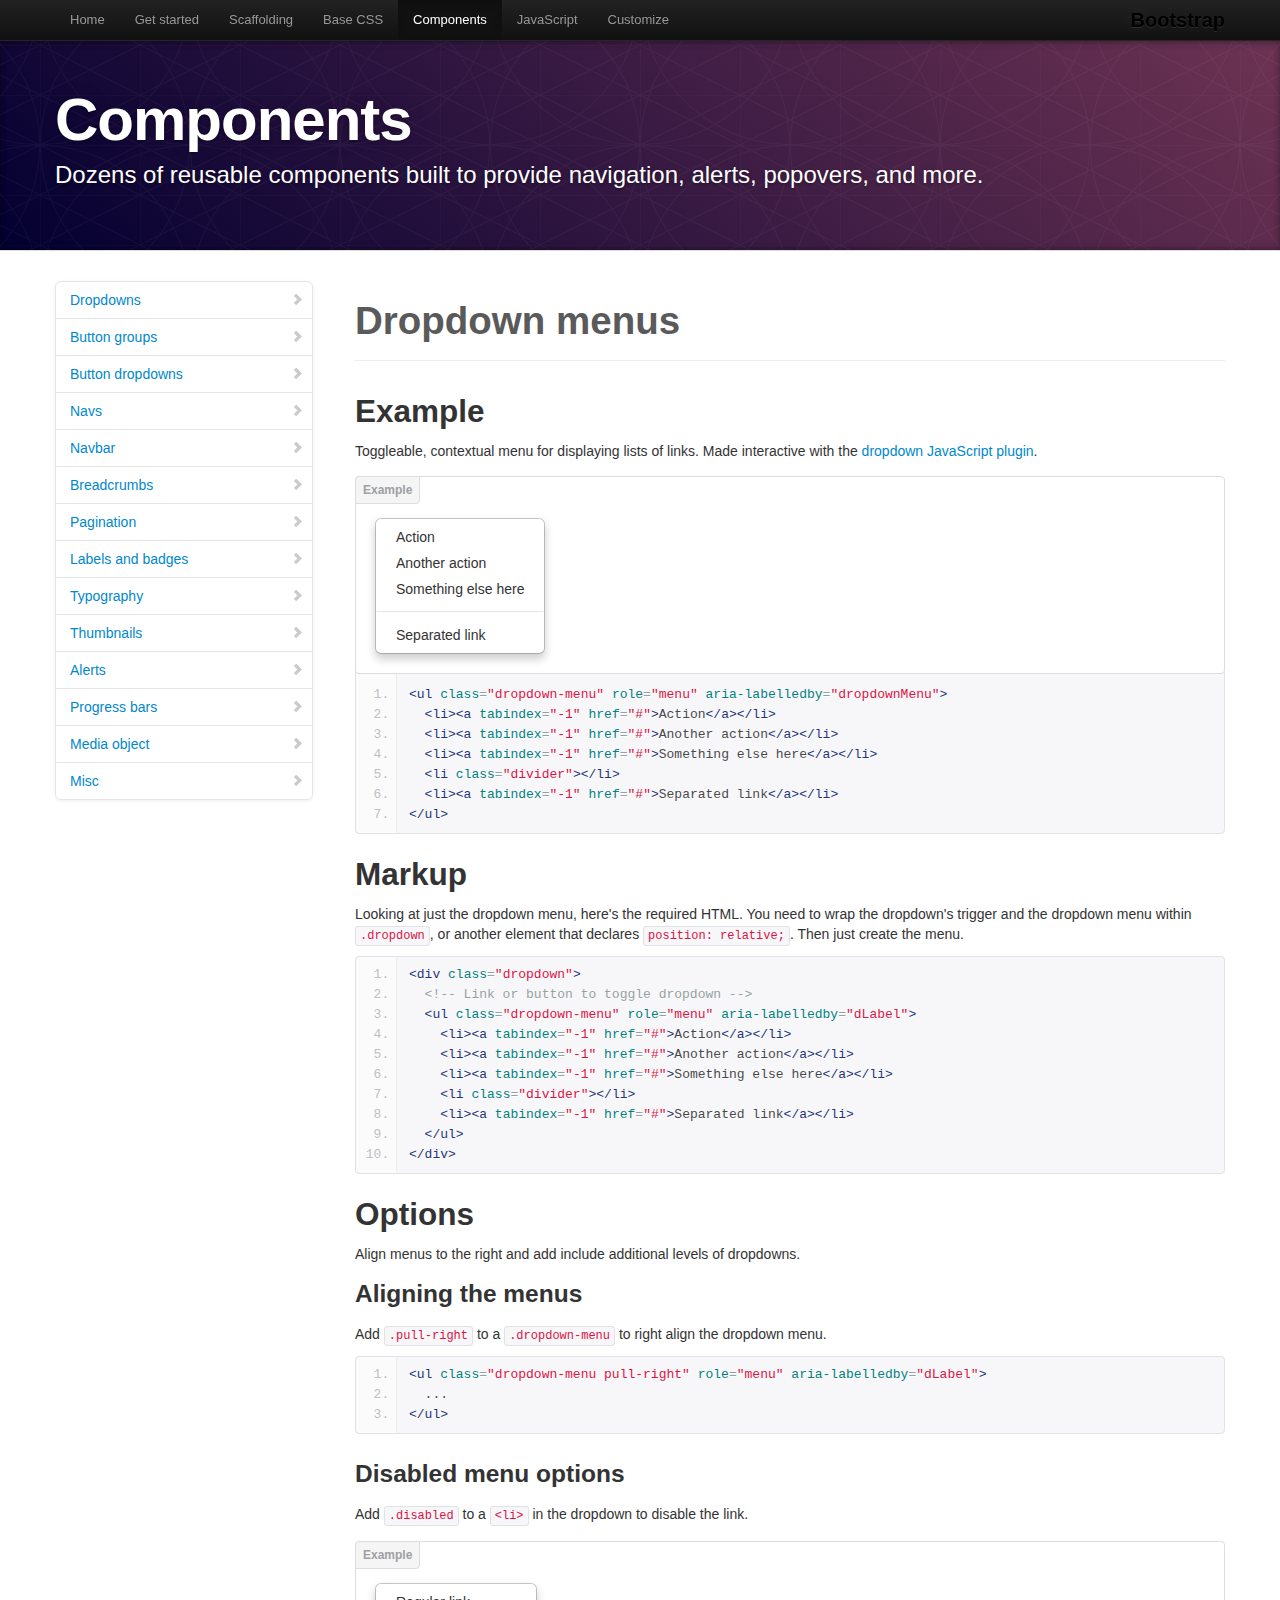
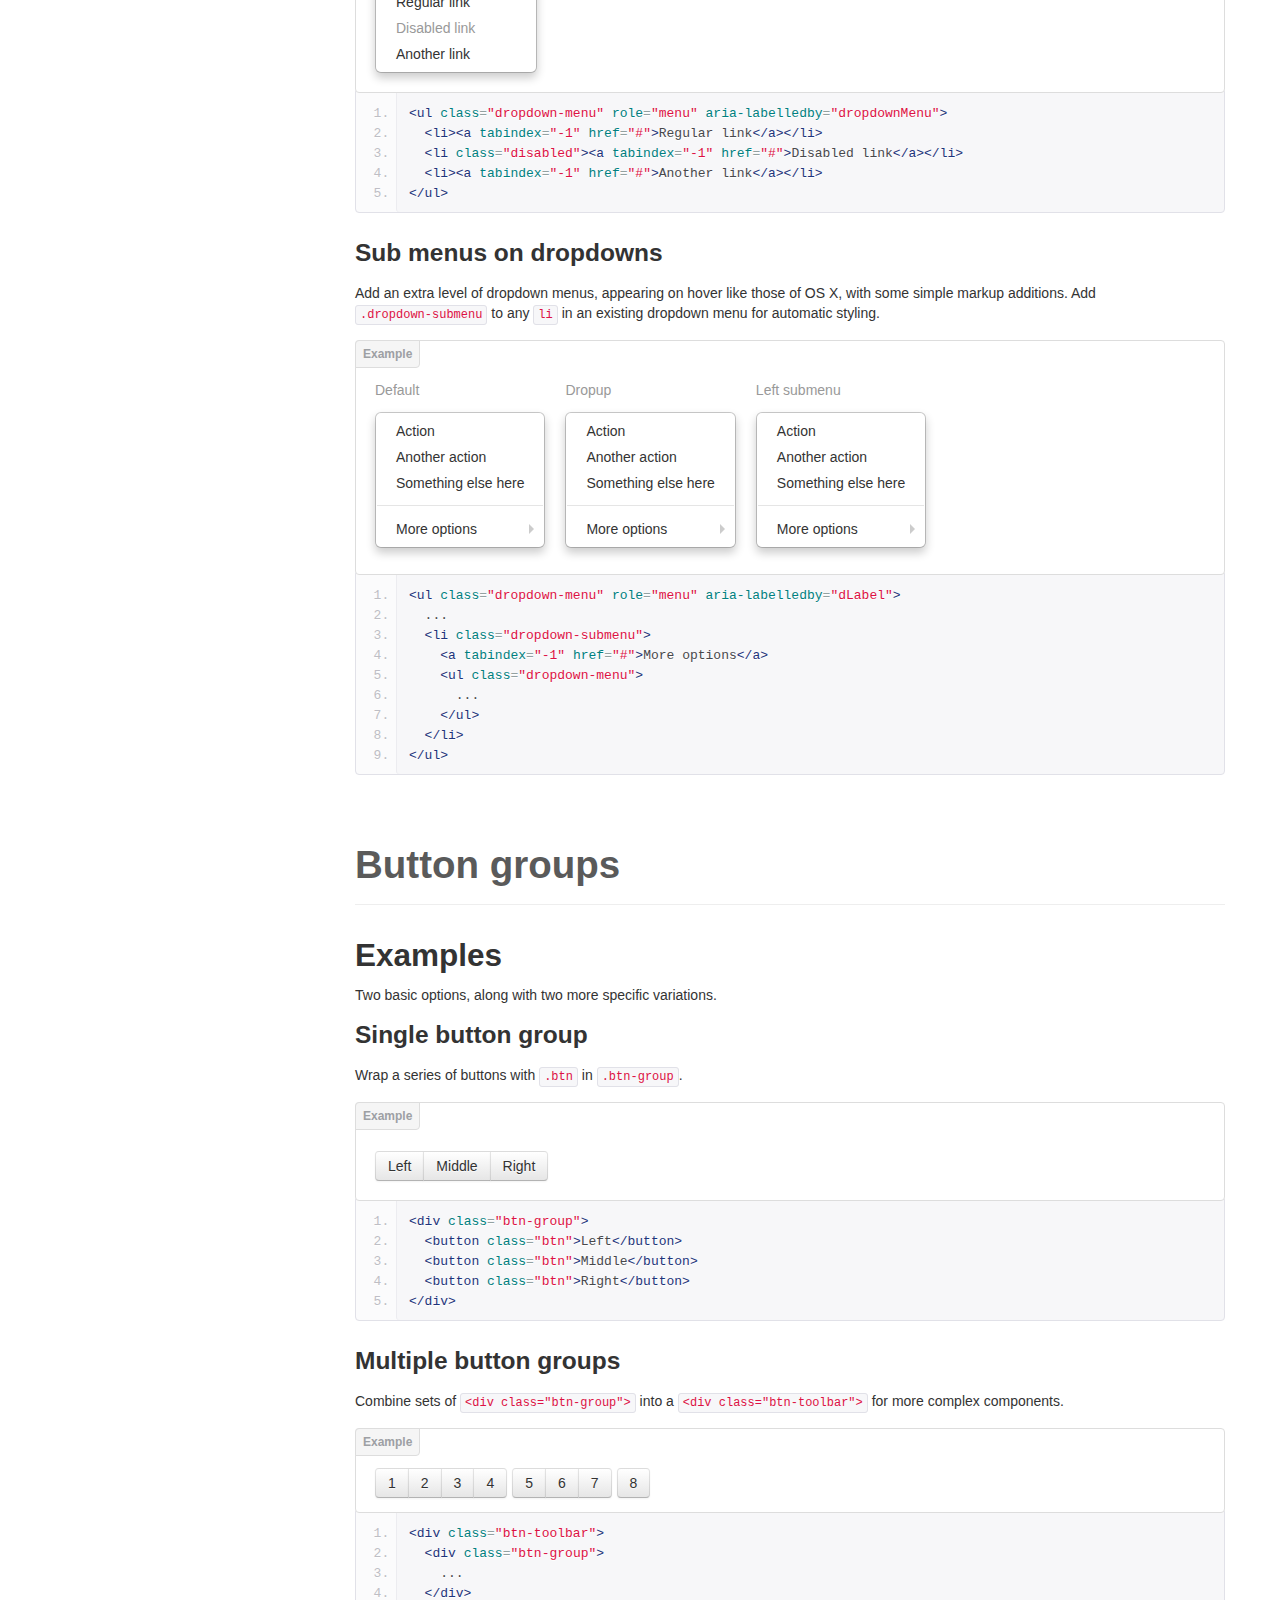
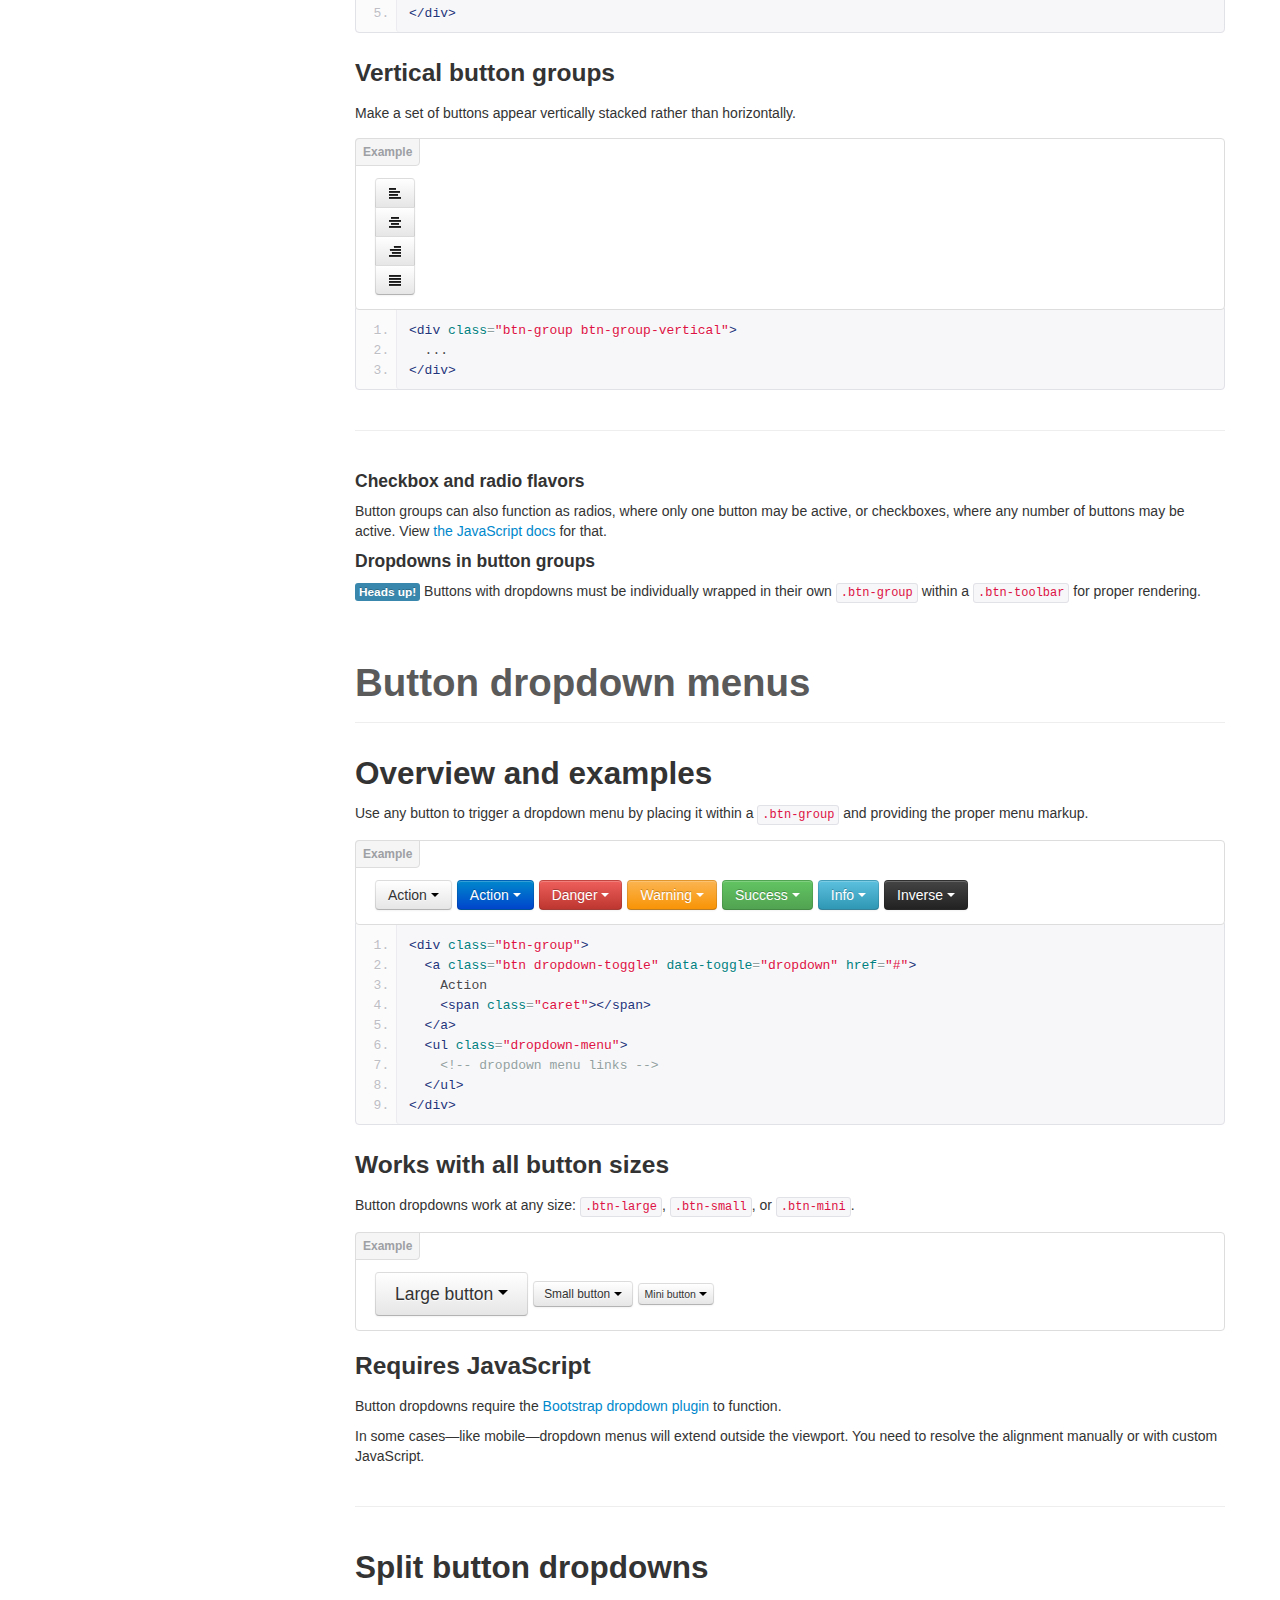
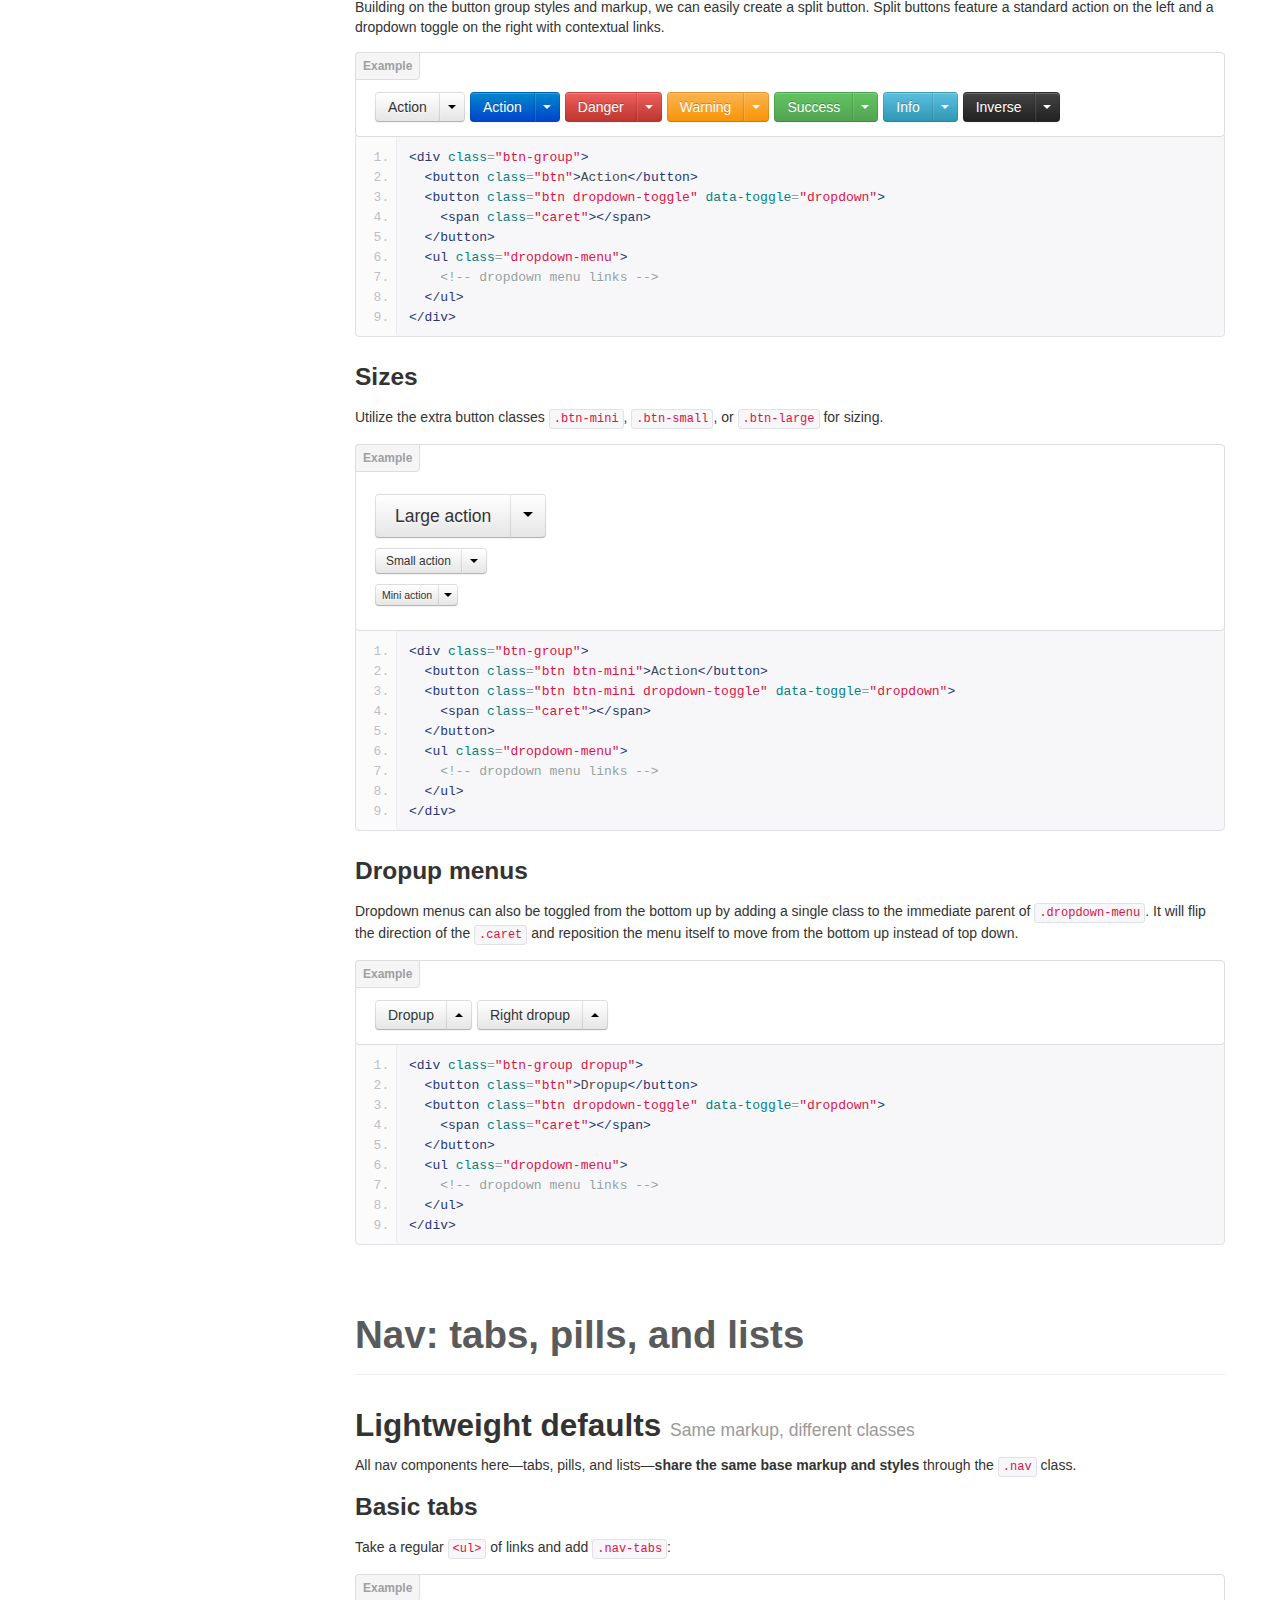
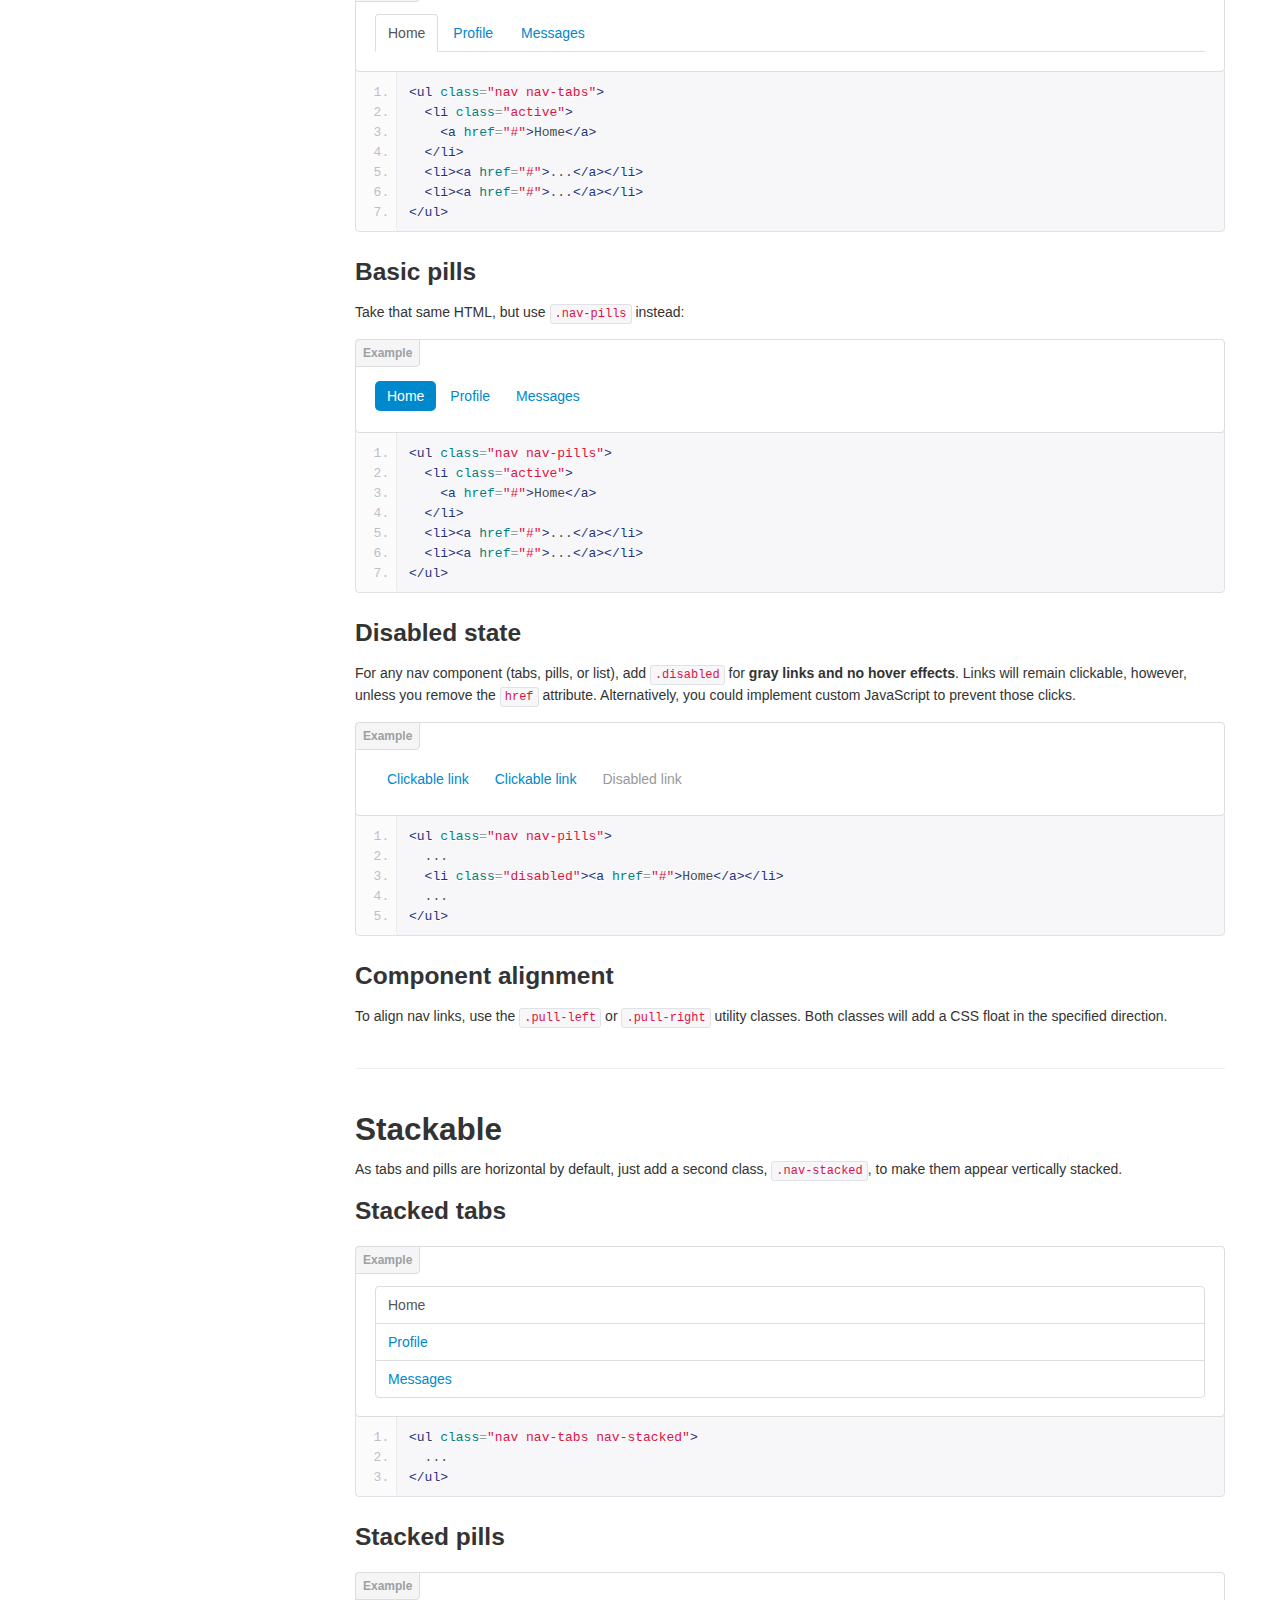
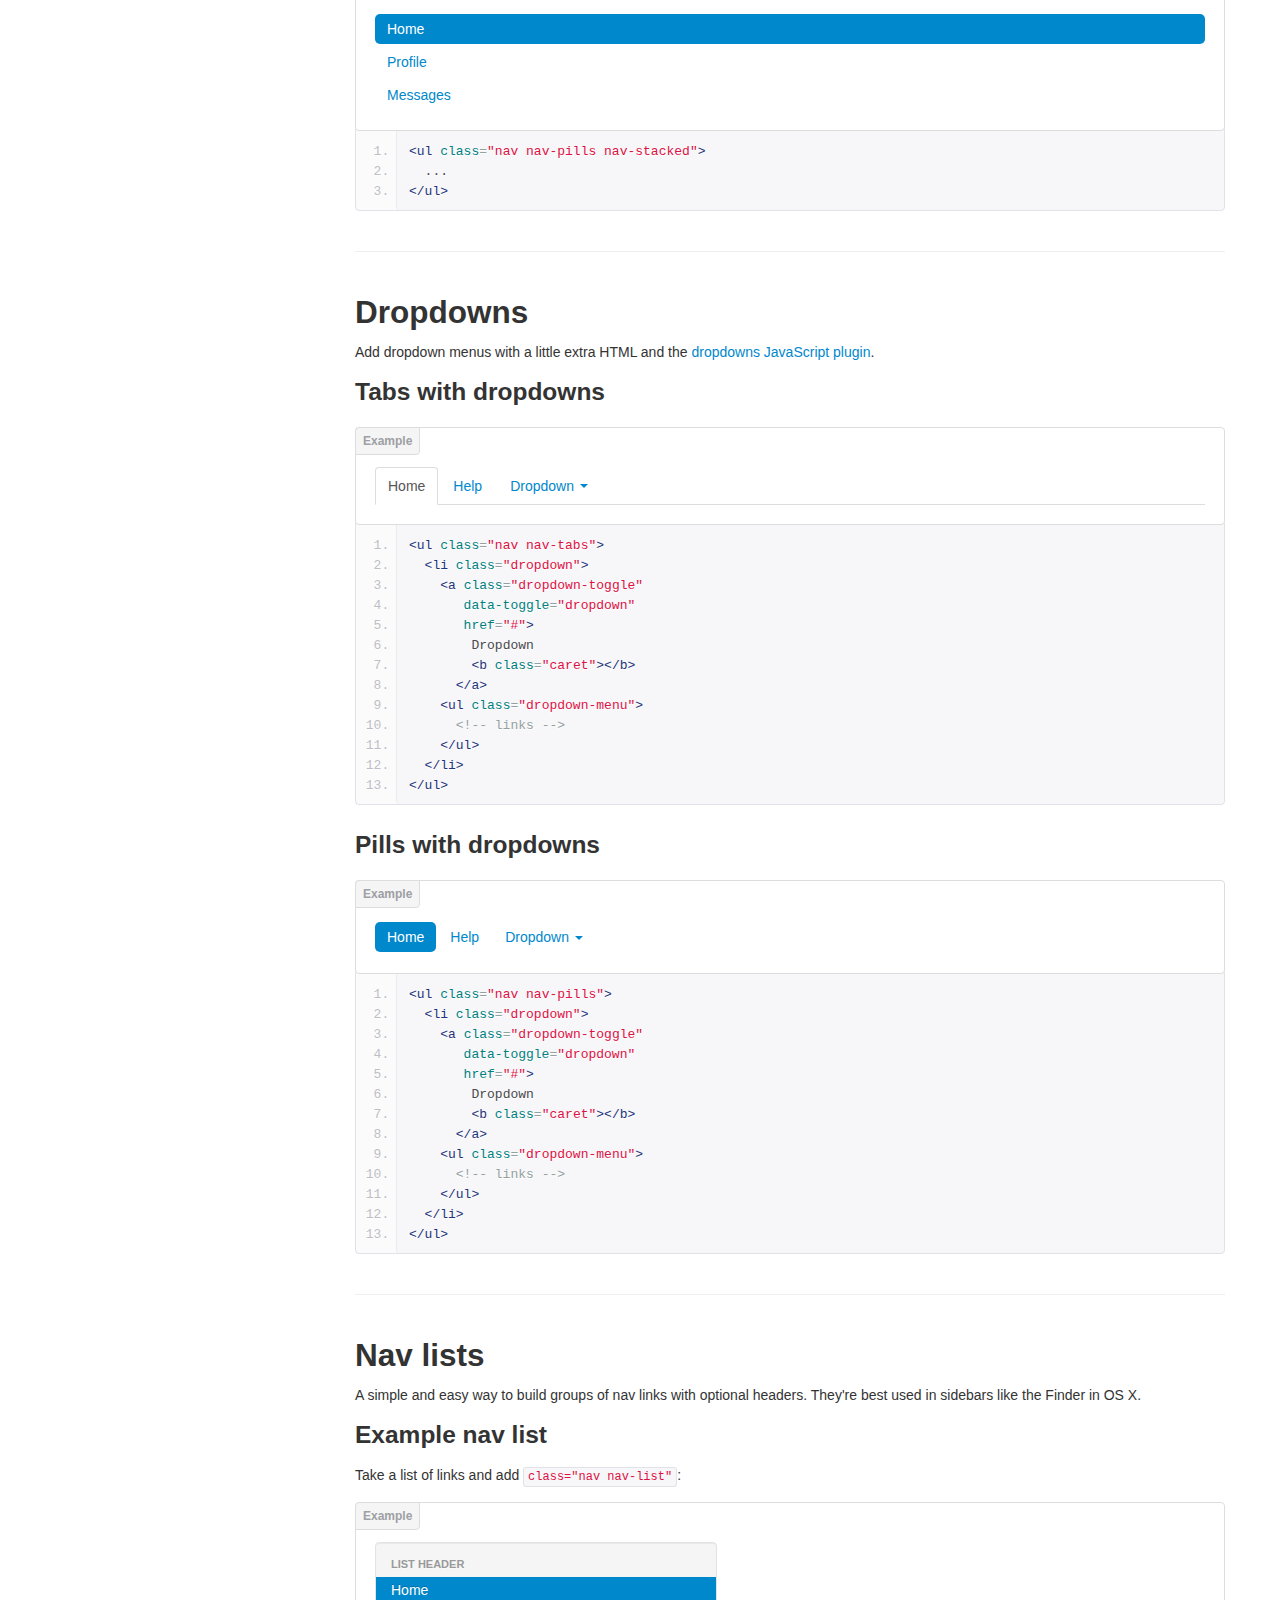
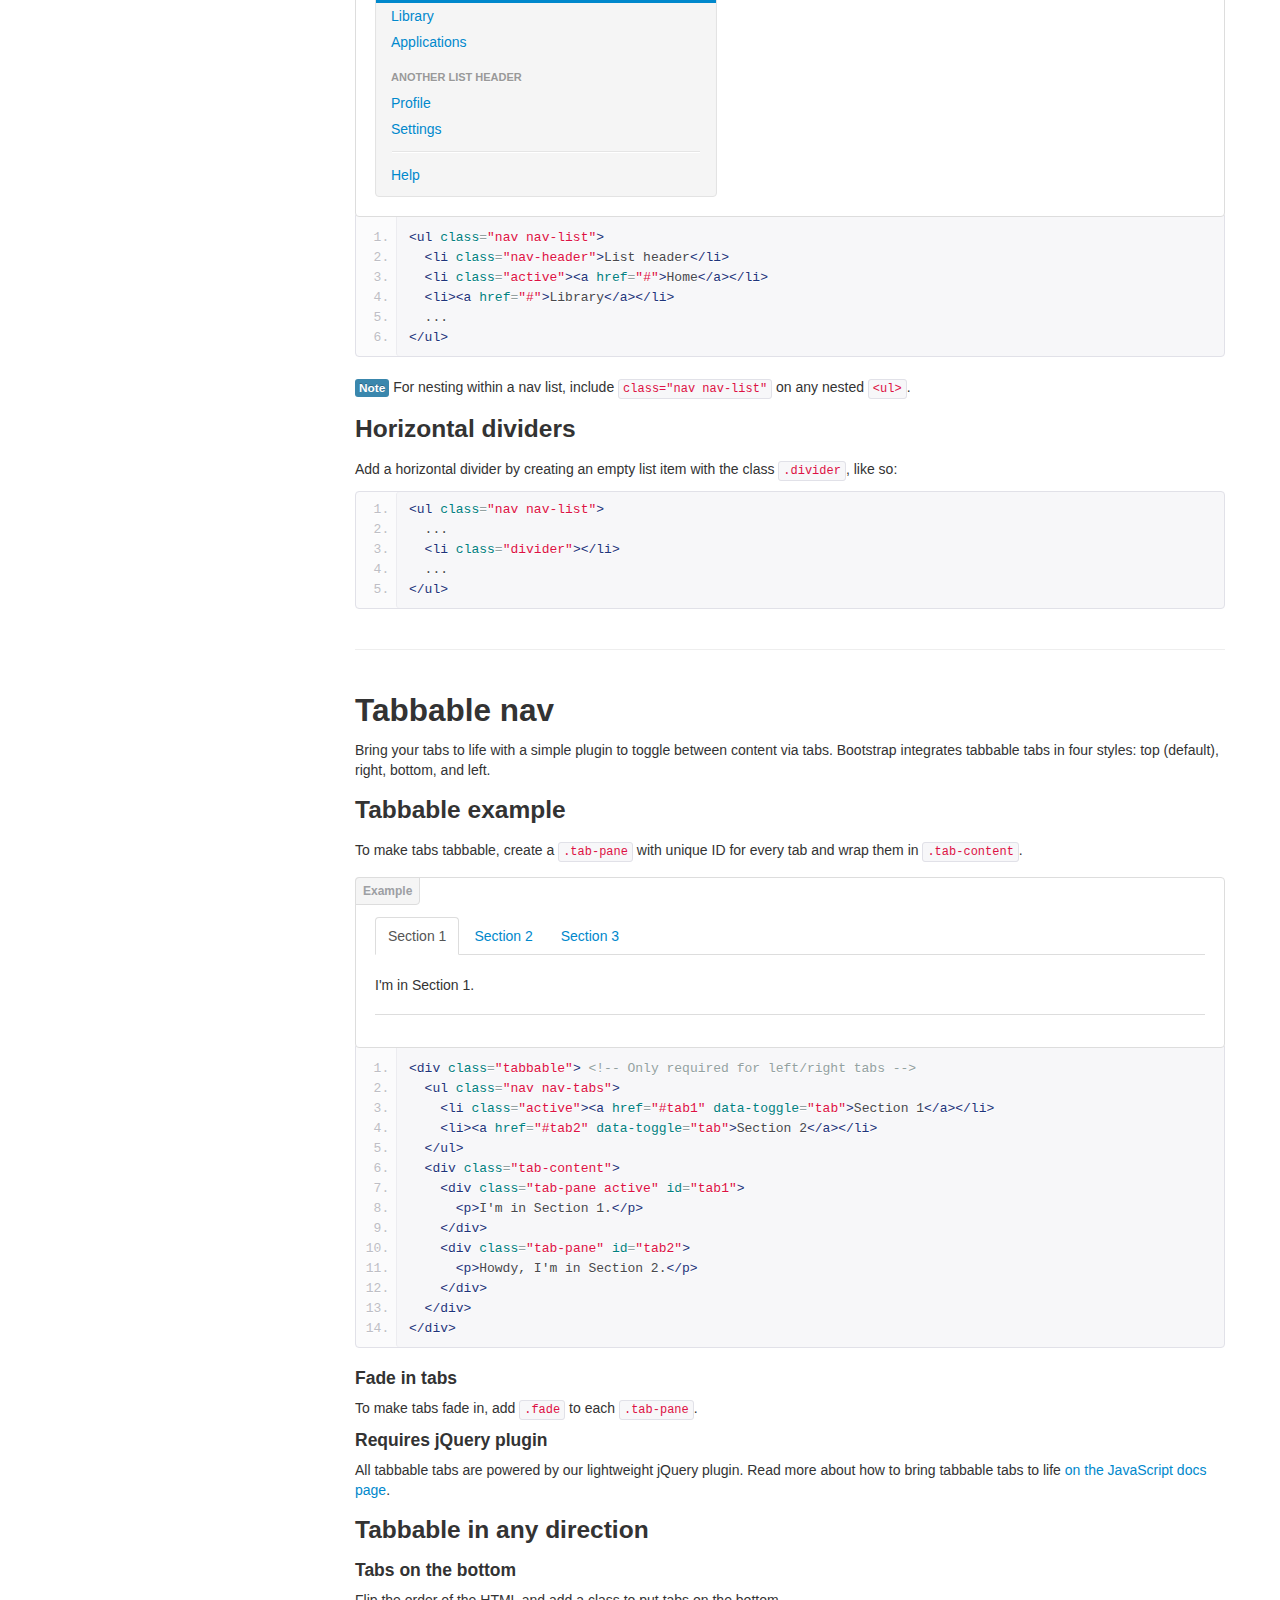
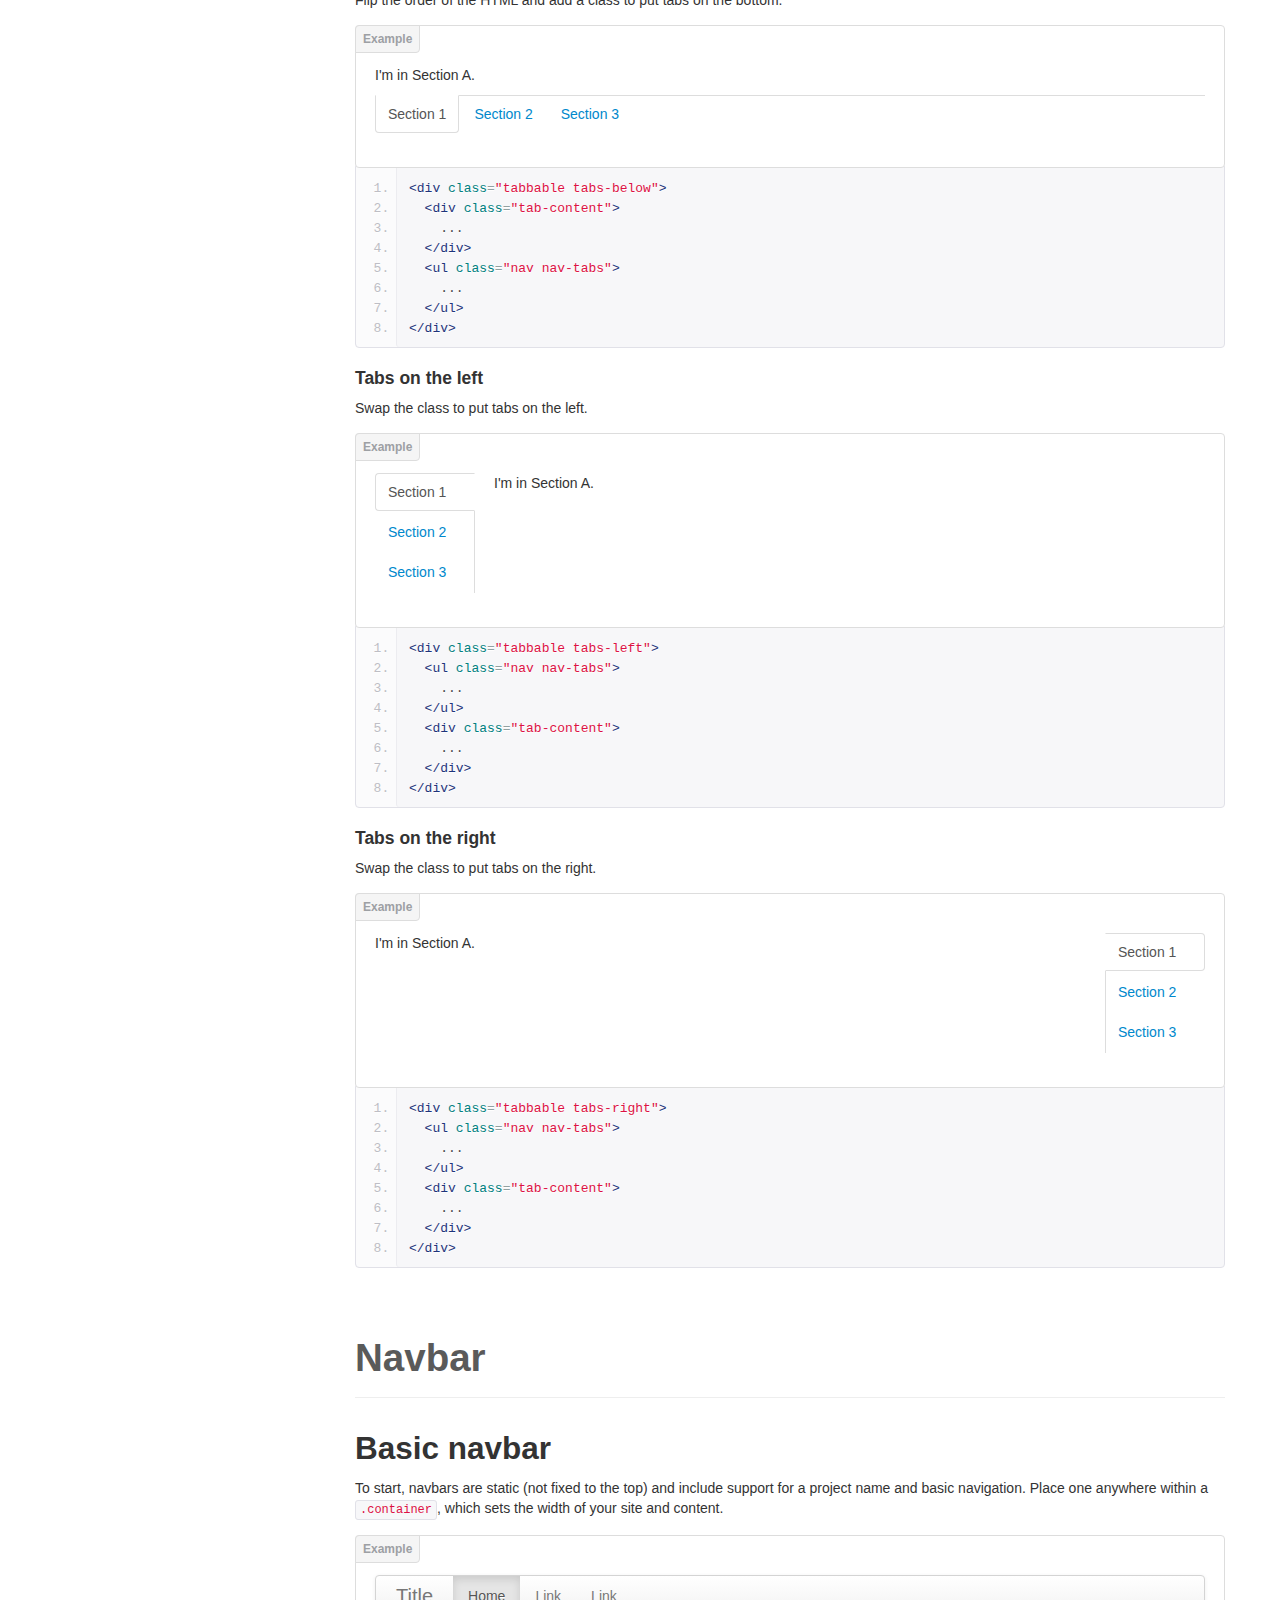
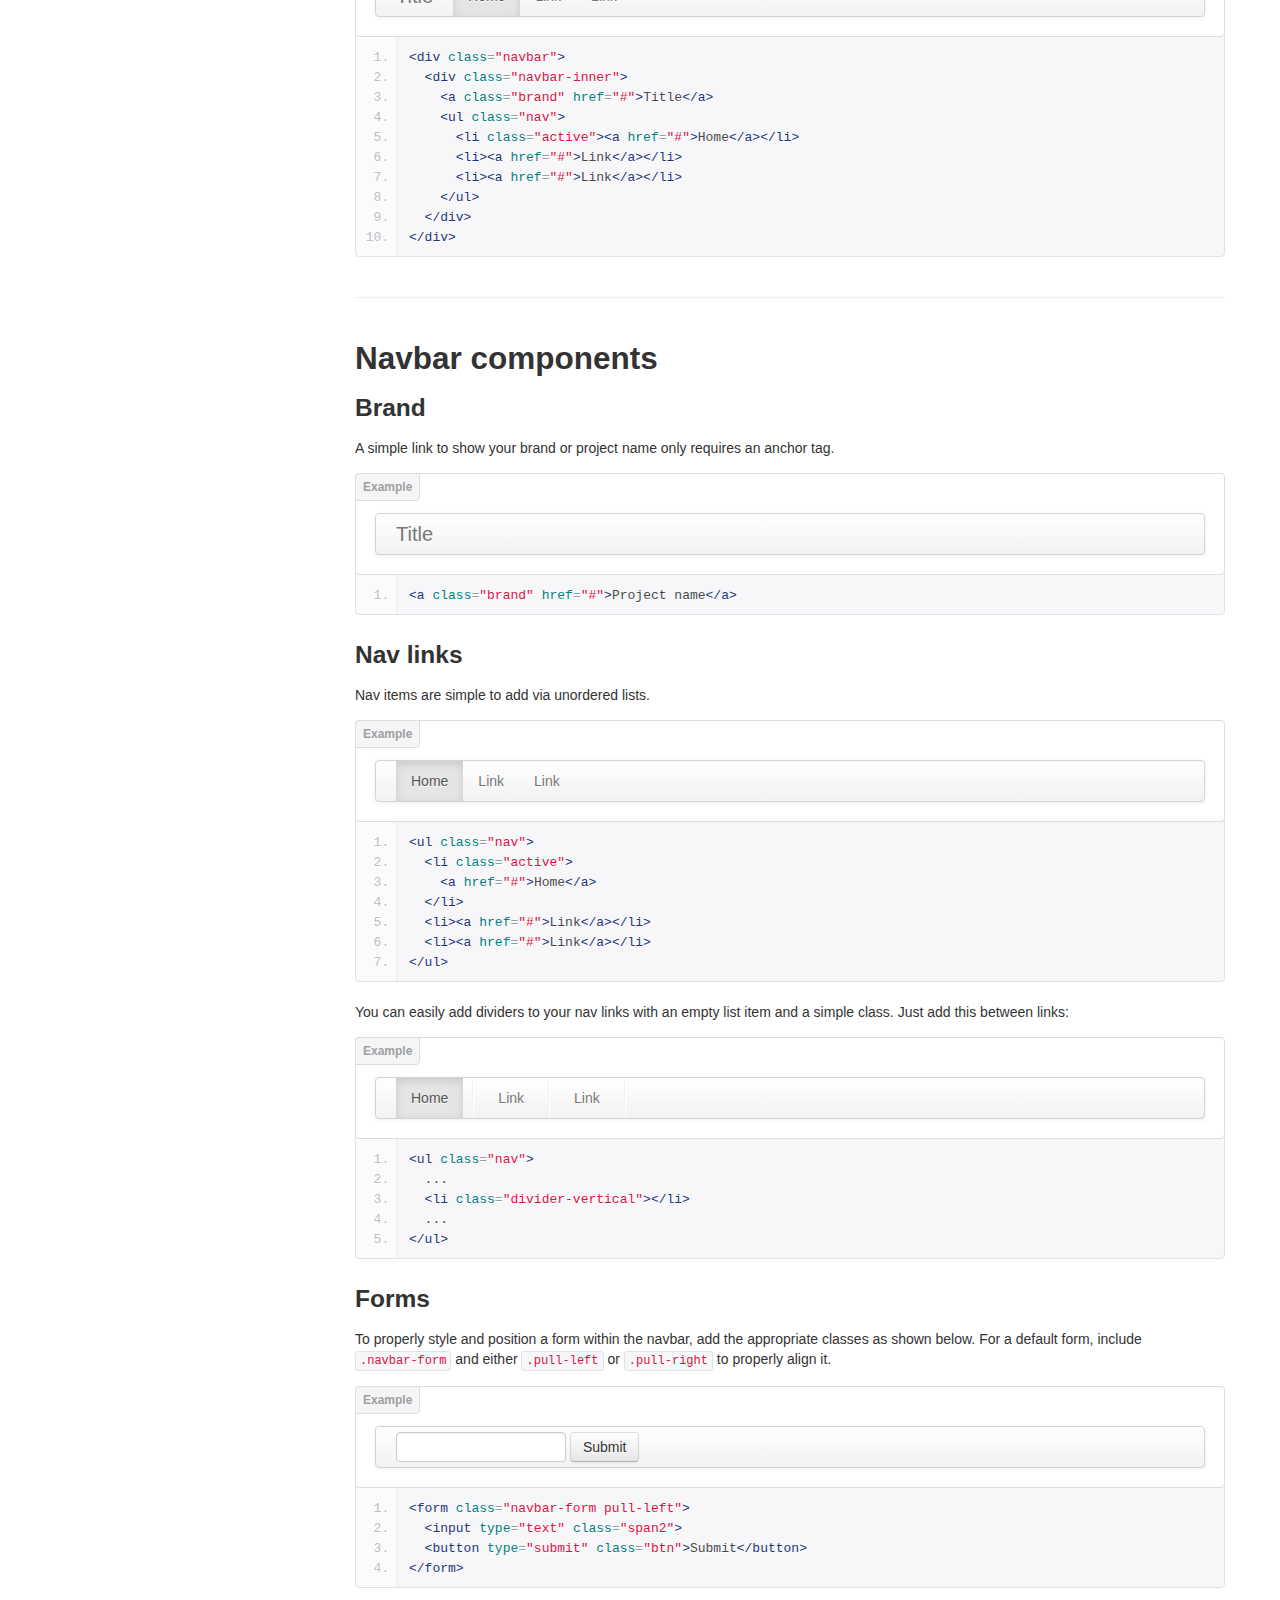
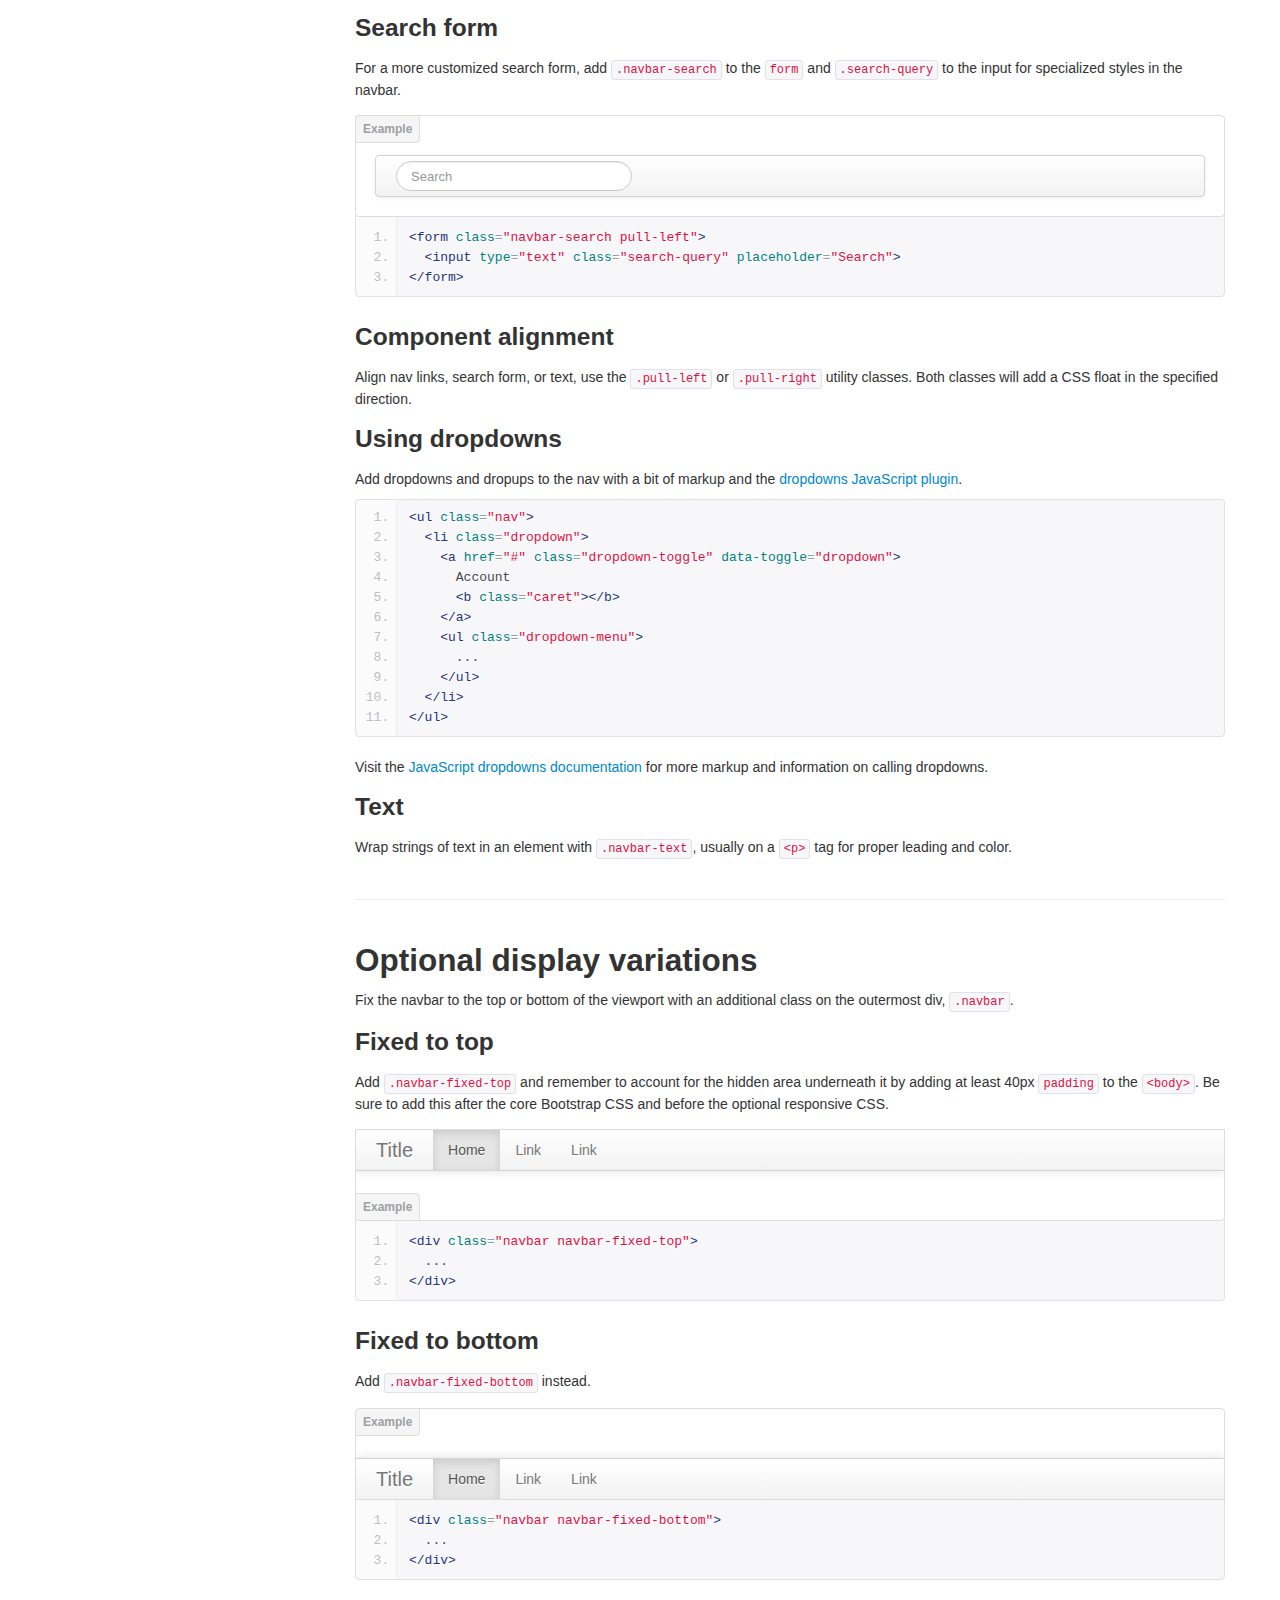
<file: app/components/bootstrap/docs/components.html>
<!DOCTYPE html>
<html lang="en">
  <head>
    <meta charset="utf-8">
    <title>Components · Bootstrap</title>
    <meta name="viewport" content="width=device-width, initial-scale=1.0">
    <meta name="description" content="">
    <meta name="author" content="">

    <!-- Le styles -->
    <link href="assets/css/bootstrap.css" rel="stylesheet">
    <link href="assets/css/bootstrap-responsive.css" rel="stylesheet">
    <link href="assets/css/docs.css" rel="stylesheet">
    <link href="assets/js/google-code-prettify/prettify.css" rel="stylesheet">

    <!-- Le HTML5 shim, for IE6-8 support of HTML5 elements -->
    <!--[if lt IE 9]>
      <script src="assets/js/html5shiv.js"></script>
    <![endif]-->

    <!-- Le fav and touch icons -->
    <link rel="apple-touch-icon-precomposed" sizes="144x144" href="assets/ico/apple-touch-icon-144-precomposed.png">
    <link rel="apple-touch-icon-precomposed" sizes="114x114" href="assets/ico/apple-touch-icon-114-precomposed.png">
      <link rel="apple-touch-icon-precomposed" sizes="72x72" href="assets/ico/apple-touch-icon-72-precomposed.png">
                    <link rel="apple-touch-icon-precomposed" href="assets/ico/apple-touch-icon-57-precomposed.png">
                                   <link rel="shortcut icon" href="assets/ico/favicon.png">

  </head>

  <body data-spy="scroll" data-target=".bs-docs-sidebar">

    <!-- Navbar
    ================================================== -->
    <div class="navbar navbar-inverse navbar-fixed-top">
      <div class="navbar-inner">
        <div class="container">
          <button type="button" class="btn btn-navbar" data-toggle="collapse" data-target=".nav-collapse">
            <span class="icon-bar"></span>
            <span class="icon-bar"></span>
            <span class="icon-bar"></span>
          </button>
          <a class="brand" href="./index.html">Bootstrap</a>
          <div class="nav-collapse collapse">
            <ul class="nav">
              <li class="">
                <a href="./index.html">Home</a>
              </li>
              <li class="">
                <a href="./getting-started.html">Get started</a>
              </li>
              <li class="">
                <a href="./scaffolding.html">Scaffolding</a>
              </li>
              <li class="">
                <a href="./base-css.html">Base CSS</a>
              </li>
              <li class="active">
                <a href="./components.html">Components</a>
              </li>
              <li class="">
                <a href="./javascript.html">JavaScript</a>
              </li>
              <li class="">
                <a href="./customize.html">Customize</a>
              </li>
            </ul>
          </div>
        </div>
      </div>
    </div>

<!-- Subhead
================================================== -->
<header class="jumbotron subhead" id="overview">
  <div class="container">
    <h1>Components</h1>
    <p class="lead">Dozens of reusable components built to provide navigation, alerts, popovers, and more.</p>
  </div>
</header>


  <div class="container">

    <!-- Docs nav
    ================================================== -->
    <div class="row">
      <div class="span3 bs-docs-sidebar">
        <ul class="nav nav-list bs-docs-sidenav">
          <li><a href="#dropdowns"><i class="icon-chevron-right"></i> Dropdowns</a></li>
          <li><a href="#buttonGroups"><i class="icon-chevron-right"></i> Button groups</a></li>
          <li><a href="#buttonDropdowns"><i class="icon-chevron-right"></i> Button dropdowns</a></li>
          <li><a href="#navs"><i class="icon-chevron-right"></i> Navs</a></li>
          <li><a href="#navbar"><i class="icon-chevron-right"></i> Navbar</a></li>
          <li><a href="#breadcrumbs"><i class="icon-chevron-right"></i> Breadcrumbs</a></li>
          <li><a href="#pagination"><i class="icon-chevron-right"></i> Pagination</a></li>
          <li><a href="#labels-badges"><i class="icon-chevron-right"></i> Labels and badges</a></li>
          <li><a href="#typography"><i class="icon-chevron-right"></i> Typography</a></li>
          <li><a href="#thumbnails"><i class="icon-chevron-right"></i> Thumbnails</a></li>
          <li><a href="#alerts"><i class="icon-chevron-right"></i> Alerts</a></li>
          <li><a href="#progress"><i class="icon-chevron-right"></i> Progress bars</a></li>
          <li><a href="#media"><i class="icon-chevron-right"></i> Media object</a></li>
          <li><a href="#misc"><i class="icon-chevron-right"></i> Misc</a></li>
        </ul>
      </div>
      <div class="span9">



        <!-- Dropdowns
        ================================================== -->
        <section id="dropdowns">
          <div class="page-header">
            <h1>Dropdown menus</h1>
          </div>

          <h2>Example</h2>
          <p>Toggleable, contextual menu for displaying lists of links. Made interactive with the <a href="./javascript.html#dropdowns">dropdown JavaScript plugin</a>.</p>
          <div class="bs-docs-example">
            <div class="dropdown clearfix">
              <ul class="dropdown-menu" role="menu" aria-labelledby="dropdownMenu" style="display: block; position: static; margin-bottom: 5px; *width: 180px;">
                <li><a tabindex="-1" href="#">Action</a></li>
                <li><a tabindex="-1" href="#">Another action</a></li>
                <li><a tabindex="-1" href="#">Something else here</a></li>
                <li class="divider"></li>
                <li><a tabindex="-1" href="#">Separated link</a></li>
              </ul>
            </div>
          </div>
<pre class="prettyprint linenums">
&lt;ul class="dropdown-menu" role="menu" aria-labelledby="dropdownMenu"&gt;
  &lt;li&gt;&lt;a tabindex="-1" href="#"&gt;Action&lt;/a&gt;&lt;/li&gt;
  &lt;li&gt;&lt;a tabindex="-1" href="#"&gt;Another action&lt;/a&gt;&lt;/li&gt;
  &lt;li&gt;&lt;a tabindex="-1" href="#"&gt;Something else here&lt;/a&gt;&lt;/li&gt;
  &lt;li class="divider"&gt;&lt;/li&gt;
  &lt;li&gt;&lt;a tabindex="-1" href="#"&gt;Separated link&lt;/a&gt;&lt;/li&gt;
&lt;/ul&gt;
</pre>

          <h2>Markup</h2>
          <p>Looking at just the dropdown menu, here's the required HTML. You need to wrap the dropdown's trigger and the dropdown menu within <code>.dropdown</code>, or another element that declares <code>position: relative;</code>. Then just create the menu.</p>

<pre class="prettyprint linenums">
&lt;div class="dropdown"&gt;
  &lt;!-- Link or button to toggle dropdown --&gt;
  &lt;ul class="dropdown-menu" role="menu" aria-labelledby="dLabel"&gt;
    &lt;li&gt;&lt;a tabindex="-1" href="#"&gt;Action&lt;/a&gt;&lt;/li&gt;
    &lt;li&gt;&lt;a tabindex="-1" href="#"&gt;Another action&lt;/a&gt;&lt;/li&gt;
    &lt;li&gt;&lt;a tabindex="-1" href="#"&gt;Something else here&lt;/a&gt;&lt;/li&gt;
    &lt;li class="divider"&gt;&lt;/li&gt;
    &lt;li&gt;&lt;a tabindex="-1" href="#"&gt;Separated link&lt;/a&gt;&lt;/li&gt;
  &lt;/ul&gt;
&lt;/div&gt;
</pre>

          <h2>Options</h2>
          <p>Align menus to the right and add include additional levels of dropdowns.</p>

          <h3>Aligning the menus</h3>
          <p>Add <code>.pull-right</code> to a <code>.dropdown-menu</code> to right align the dropdown menu.</p>
<pre class="prettyprint linenums">
&lt;ul class="dropdown-menu pull-right" role="menu" aria-labelledby="dLabel"&gt;
  ...
&lt;/ul&gt;
</pre>

          <h3>Disabled menu options</h3>
          <p>Add <code>.disabled</code> to a <code>&lt;li&gt;</code> in the dropdown to disable the link.</p>
          <div class="bs-docs-example">
            <div class="dropdown clearfix">
              <ul class="dropdown-menu" role="menu" aria-labelledby="dropdownMenu" style="display: block; position: static; margin-bottom: 5px; *width: 180px;">
                <li><a tabindex="-1" href="#">Regular link</a></li>
                <li class="disabled"><a tabindex="-1" href="#">Disabled link</a></li>
                <li><a tabindex="-1" href="#">Another link</a></li>
              </ul>
            </div>
          </div>
<pre class="prettyprint linenums">
&lt;ul class="dropdown-menu" role="menu" aria-labelledby="dropdownMenu"&gt;
  &lt;li&gt;&lt;a tabindex="-1" href="#"&gt;Regular link&lt;/a&gt;&lt;/li&gt;
  &lt;li class="disabled"&gt;&lt;a tabindex="-1" href="#"&gt;Disabled link&lt;/a&gt;&lt;/li&gt;
  &lt;li&gt;&lt;a tabindex="-1" href="#"&gt;Another link&lt;/a&gt;&lt;/li&gt;
&lt;/ul&gt;
</pre>

          <h3>Sub menus on dropdowns</h3>
          <p>Add an extra level of dropdown menus, appearing on hover like those of OS X, with some simple markup additions. Add <code>.dropdown-submenu</code> to any <code>li</code> in an existing dropdown menu for automatic styling.</p>
          <div class="bs-docs-example bs-docs-example-submenus">

            <div class="pull-left">
              <p class="muted">Default</p>
              <div class="dropdown clearfix">
                <ul class="dropdown-menu" role="menu" aria-labelledby="dropdownMenu">
                  <li><a tabindex="-1" href="#">Action</a></li>
                  <li><a tabindex="-1" href="#">Another action</a></li>
                  <li><a tabindex="-1" href="#">Something else here</a></li>
                  <li class="divider"></li>
                  <li class="dropdown-submenu">
                    <a tabindex="-1" href="#">More options</a>
                    <ul class="dropdown-menu">
                      <li><a tabindex="-1" href="#">Second level link</a></li>
                      <li><a tabindex="-1" href="#">Second level link</a></li>
                      <li><a tabindex="-1" href="#">Second level link</a></li>
                      <li><a tabindex="-1" href="#">Second level link</a></li>
                      <li><a tabindex="-1" href="#">Second level link</a></li>
                    </ul>
                  </li>
                </ul>
              </div>
            </div>

            <div class="pull-left">
              <p class="muted">Dropup</p>
              <div class="dropup">
                <ul class="dropdown-menu" role="menu" aria-labelledby="dropdownMenu">
                  <li><a tabindex="-1" href="#">Action</a></li>
                  <li><a tabindex="-1" href="#">Another action</a></li>
                  <li><a tabindex="-1" href="#">Something else here</a></li>
                  <li class="divider"></li>
                  <li class="dropdown-submenu">
                    <a tabindex="-1" href="#">More options</a>
                    <ul class="dropdown-menu">
                      <li><a tabindex="-1" href="#">Second level link</a></li>
                      <li><a tabindex="-1" href="#">Second level link</a></li>
                      <li><a tabindex="-1" href="#">Second level link</a></li>
                      <li><a tabindex="-1" href="#">Second level link</a></li>
                      <li><a tabindex="-1" href="#">Second level link</a></li>
                    </ul>
                  </li>
                </ul>
              </div>
            </div>

            <div class="pull-left">
              <p class="muted">Left submenu</p>
              <div class="dropdown">
                <ul class="dropdown-menu" role="menu" aria-labelledby="dropdownMenu">
                  <li><a tabindex="-1" href="#">Action</a></li>
                  <li><a tabindex="-1" href="#">Another action</a></li>
                  <li><a tabindex="-1" href="#">Something else here</a></li>
                  <li class="divider"></li>
                  <li class="dropdown-submenu pull-left">
                    <a tabindex="-1" href="#">More options</a>
                    <ul class="dropdown-menu">
                      <li><a tabindex="-1" href="#">Second level link</a></li>
                      <li><a tabindex="-1" href="#">Second level link</a></li>
                      <li><a tabindex="-1" href="#">Second level link</a></li>
                      <li><a tabindex="-1" href="#">Second level link</a></li>
                      <li><a tabindex="-1" href="#">Second level link</a></li>
                    </ul>
                  </li>
                </ul>
              </div>
            </div>

          </div>
<pre class="prettyprint linenums">
&lt;ul class="dropdown-menu" role="menu" aria-labelledby="dLabel"&gt;
  ...
  &lt;li class="dropdown-submenu"&gt;
    &lt;a tabindex="-1" href="#"&gt;More options&lt;/a&gt;
    &lt;ul class="dropdown-menu"&gt;
      ...
    &lt;/ul&gt;
  &lt;/li&gt;
&lt;/ul&gt;
</pre>

        </section>




        <!-- Button Groups
        ================================================== -->
        <section id="buttonGroups">
          <div class="page-header">
            <h1>Button groups</h1>
          </div>

          <h2>Examples</h2>
          <p>Two basic options, along with two more specific variations.</p>

          <h3>Single button group</h3>
          <p>Wrap a series of buttons with <code>.btn</code> in <code>.btn-group</code>.</p>
          <div class="bs-docs-example">
            <div class="btn-group" style="margin: 9px 0 5px;">
              <button class="btn">Left</button>
              <button class="btn">Middle</button>
              <button class="btn">Right</button>
            </div>
          </div>
<pre class="prettyprint linenums">
&lt;div class="btn-group"&gt;
  &lt;button class="btn"&gt;Left&lt;/button&gt;
  &lt;button class="btn"&gt;Middle&lt;/button&gt;
  &lt;button class="btn"&gt;Right&lt;/button&gt;
&lt;/div&gt;
</pre>

          <h3>Multiple button groups</h3>
          <p>Combine sets of <code>&lt;div class="btn-group"&gt;</code> into a <code>&lt;div class="btn-toolbar"&gt;</code> for more complex components.</p>
          <div class="bs-docs-example">
            <div class="btn-toolbar" style="margin: 0;">
              <div class="btn-group">
                <button class="btn">1</button>
                <button class="btn">2</button>
                <button class="btn">3</button>
                <button class="btn">4</button>
              </div>
              <div class="btn-group">
                <button class="btn">5</button>
                <button class="btn">6</button>
                <button class="btn">7</button>
              </div>
              <div class="btn-group">
                <button class="btn">8</button>
              </div>
            </div>
          </div>
<pre class="prettyprint linenums">
&lt;div class="btn-toolbar"&gt;
  &lt;div class="btn-group"&gt;
    ...
  &lt;/div&gt;
&lt;/div&gt;
</pre>

          <h3>Vertical button groups</h3>
          <p>Make a set of buttons appear vertically stacked rather than horizontally.</p>
          <div class="bs-docs-example">
            <div class="btn-group btn-group-vertical">
              <button type="button" class="btn"><i class="icon-align-left"></i></button>
              <button type="button" class="btn"><i class="icon-align-center"></i></button>
              <button type="button" class="btn"><i class="icon-align-right"></i></button>
              <button type="button" class="btn"><i class="icon-align-justify"></i></button>
            </div>
          </div>
<pre class="prettyprint linenums">
&lt;div class="btn-group btn-group-vertical"&gt;
  ...
&lt;/div&gt;
</pre>


          <hr class="bs-docs-separator">


          <h4>Checkbox and radio flavors</h4>
          <p>Button groups can also function as radios, where only one button may be active, or checkboxes, where any number of buttons may be active. View <a href="./javascript.html#buttons">the JavaScript docs</a> for that.</p>

          <h4>Dropdowns in button groups</h4>
          <p><span class="label label-info">Heads up!</span> Buttons with dropdowns must be individually wrapped in their own <code>.btn-group</code> within a <code>.btn-toolbar</code> for proper rendering.</p>
        </section>



        <!-- Split button dropdowns
        ================================================== -->
        <section id="buttonDropdowns">
          <div class="page-header">
            <h1>Button dropdown menus</h1>
          </div>


          <h2>Overview and examples</h2>
          <p>Use any button to trigger a dropdown menu by placing it within a <code>.btn-group</code> and providing the proper menu markup.</p>
          <div class="bs-docs-example">
            <div class="btn-toolbar" style="margin: 0;">
              <div class="btn-group">
                <button class="btn dropdown-toggle" data-toggle="dropdown">Action <span class="caret"></span></button>
                <ul class="dropdown-menu">
                  <li><a href="#">Action</a></li>
                  <li><a href="#">Another action</a></li>
                  <li><a href="#">Something else here</a></li>
                  <li class="divider"></li>
                  <li><a href="#">Separated link</a></li>
                </ul>
              </div><!-- /btn-group -->
              <div class="btn-group">
                <button class="btn btn-primary dropdown-toggle" data-toggle="dropdown">Action <span class="caret"></span></button>
                <ul class="dropdown-menu">
                  <li><a href="#">Action</a></li>
                  <li><a href="#">Another action</a></li>
                  <li><a href="#">Something else here</a></li>
                  <li class="divider"></li>
                  <li><a href="#">Separated link</a></li>
                </ul>
              </div><!-- /btn-group -->
              <div class="btn-group">
                <button class="btn btn-danger dropdown-toggle" data-toggle="dropdown">Danger <span class="caret"></span></button>
                <ul class="dropdown-menu">
                  <li><a href="#">Action</a></li>
                  <li><a href="#">Another action</a></li>
                  <li><a href="#">Something else here</a></li>
                  <li class="divider"></li>
                  <li><a href="#">Separated link</a></li>
                </ul>
              </div><!-- /btn-group -->
              <div class="btn-group">
                <button class="btn btn-warning dropdown-toggle" data-toggle="dropdown">Warning <span class="caret"></span></button>
                <ul class="dropdown-menu">
                  <li><a href="#">Action</a></li>
                  <li><a href="#">Another action</a></li>
                  <li><a href="#">Something else here</a></li>
                  <li class="divider"></li>
                  <li><a href="#">Separated link</a></li>
                </ul>
              </div><!-- /btn-group -->
              <div class="btn-group">
                <button class="btn btn-success dropdown-toggle" data-toggle="dropdown">Success <span class="caret"></span></button>
                <ul class="dropdown-menu">
                  <li><a href="#">Action</a></li>
                  <li><a href="#">Another action</a></li>
                  <li><a href="#">Something else here</a></li>
                  <li class="divider"></li>
                  <li><a href="#">Separated link</a></li>
                </ul>
              </div><!-- /btn-group -->
              <div class="btn-group">
                <button class="btn btn-info dropdown-toggle" data-toggle="dropdown">Info <span class="caret"></span></button>
                <ul class="dropdown-menu">
                  <li><a href="#">Action</a></li>
                  <li><a href="#">Another action</a></li>
                  <li><a href="#">Something else here</a></li>
                  <li class="divider"></li>
                  <li><a href="#">Separated link</a></li>
                </ul>
              </div><!-- /btn-group -->
              <div class="btn-group">
                <button class="btn btn-inverse dropdown-toggle" data-toggle="dropdown">Inverse <span class="caret"></span></button>
                <ul class="dropdown-menu">
                  <li><a href="#">Action</a></li>
                  <li><a href="#">Another action</a></li>
                  <li><a href="#">Something else here</a></li>
                  <li class="divider"></li>
                  <li><a href="#">Separated link</a></li>
                </ul>
              </div><!-- /btn-group -->
            </div><!-- /btn-toolbar -->
          </div>
<pre class="prettyprint linenums">
&lt;div class="btn-group"&gt;
  &lt;a class="btn dropdown-toggle" data-toggle="dropdown" href="#"&gt;
    Action
    &lt;span class="caret"&gt;&lt;/span&gt;
  &lt;/a&gt;
  &lt;ul class="dropdown-menu"&gt;
    &lt;!-- dropdown menu links --&gt;
  &lt;/ul&gt;
&lt;/div&gt;
</pre>

          <h3>Works with all button sizes</h3>
          <p>Button dropdowns work at any size:  <code>.btn-large</code>, <code>.btn-small</code>, or <code>.btn-mini</code>.</p>
          <div class="bs-docs-example">
            <div class="btn-toolbar" style="margin: 0;">
              <div class="btn-group">
                <button class="btn btn-large dropdown-toggle" data-toggle="dropdown">Large button <span class="caret"></span></button>
                <ul class="dropdown-menu">
                  <li><a href="#">Action</a></li>
                  <li><a href="#">Another action</a></li>
                  <li><a href="#">Something else here</a></li>
                  <li class="divider"></li>
                  <li><a href="#">Separated link</a></li>
                </ul>
              </div><!-- /btn-group -->
              <div class="btn-group">
                <button class="btn btn-small dropdown-toggle" data-toggle="dropdown">Small button <span class="caret"></span></button>
                <ul class="dropdown-menu">
                  <li><a href="#">Action</a></li>
                  <li><a href="#">Another action</a></li>
                  <li><a href="#">Something else here</a></li>
                  <li class="divider"></li>
                  <li><a href="#">Separated link</a></li>
                </ul>
              </div><!-- /btn-group -->
              <div class="btn-group">
                <button class="btn btn-mini dropdown-toggle" data-toggle="dropdown">Mini button <span class="caret"></span></button>
                <ul class="dropdown-menu">
                  <li><a href="#">Action</a></li>
                  <li><a href="#">Another action</a></li>
                  <li><a href="#">Something else here</a></li>
                  <li class="divider"></li>
                  <li><a href="#">Separated link</a></li>
                </ul>
              </div><!-- /btn-group -->
            </div><!-- /btn-toolbar -->
          </div>

          <h3>Requires JavaScript</h3>
          <p>Button dropdowns require the <a href="./javascript.html#dropdowns">Bootstrap dropdown plugin</a> to function.</p>
          <p>In some cases&mdash;like mobile&mdash;dropdown menus will extend outside the viewport. You need to resolve the alignment manually or with custom JavaScript.</p>


          <hr class="bs-docs-separator">


          <h2>Split button dropdowns</h2>
          <p>Building on the button group styles and markup, we can easily create a split button. Split buttons feature a standard action on the left and a dropdown toggle on the right with contextual links.</p>
          <div class="bs-docs-example">
            <div class="btn-toolbar" style="margin: 0;">
              <div class="btn-group">
                <button class="btn">Action</button>
                <button class="btn dropdown-toggle" data-toggle="dropdown"><span class="caret"></span></button>
                <ul class="dropdown-menu">
                  <li><a href="#">Action</a></li>
                  <li><a href="#">Another action</a></li>
                  <li><a href="#">Something else here</a></li>
                  <li class="divider"></li>
                  <li><a href="#">Separated link</a></li>
                </ul>
              </div><!-- /btn-group -->
              <div class="btn-group">
                <button class="btn btn-primary">Action</button>
                <button class="btn btn-primary dropdown-toggle" data-toggle="dropdown"><span class="caret"></span></button>
                <ul class="dropdown-menu">
                  <li><a href="#">Action</a></li>
                  <li><a href="#">Another action</a></li>
                  <li><a href="#">Something else here</a></li>
                  <li class="divider"></li>
                  <li><a href="#">Separated link</a></li>
                </ul>
              </div><!-- /btn-group -->
              <div class="btn-group">
                <button class="btn btn-danger">Danger</button>
                <button class="btn btn-danger dropdown-toggle" data-toggle="dropdown"><span class="caret"></span></button>
                <ul class="dropdown-menu">
                  <li><a href="#">Action</a></li>
                  <li><a href="#">Another action</a></li>
                  <li><a href="#">Something else here</a></li>
                  <li class="divider"></li>
                  <li><a href="#">Separated link</a></li>
                </ul>
              </div><!-- /btn-group -->
              <div class="btn-group">
                <button class="btn btn-warning">Warning</button>
                <button class="btn btn-warning dropdown-toggle" data-toggle="dropdown"><span class="caret"></span></button>
                <ul class="dropdown-menu">
                  <li><a href="#">Action</a></li>
                  <li><a href="#">Another action</a></li>
                  <li><a href="#">Something else here</a></li>
                  <li class="divider"></li>
                  <li><a href="#">Separated link</a></li>
                </ul>
              </div><!-- /btn-group -->
              <div class="btn-group">
                <button class="btn btn-success">Success</button>
                <button class="btn btn-success dropdown-toggle" data-toggle="dropdown"><span class="caret"></span></button>
                <ul class="dropdown-menu">
                  <li><a href="#">Action</a></li>
                  <li><a href="#">Another action</a></li>
                  <li><a href="#">Something else here</a></li>
                  <li class="divider"></li>
                  <li><a href="#">Separated link</a></li>
                </ul>
              </div><!-- /btn-group -->
              <div class="btn-group">
                <button class="btn btn-info">Info</button>
                <button class="btn btn-info dropdown-toggle" data-toggle="dropdown"><span class="caret"></span></button>
                <ul class="dropdown-menu">
                  <li><a href="#">Action</a></li>
                  <li><a href="#">Another action</a></li>
                  <li><a href="#">Something else here</a></li>
                  <li class="divider"></li>
                  <li><a href="#">Separated link</a></li>
                </ul>
              </div><!-- /btn-group -->
              <div class="btn-group">
                <button class="btn btn-inverse">Inverse</button>
                <button class="btn btn-inverse dropdown-toggle" data-toggle="dropdown"><span class="caret"></span></button>
                <ul class="dropdown-menu">
                  <li><a href="#">Action</a></li>
                  <li><a href="#">Another action</a></li>
                  <li><a href="#">Something else here</a></li>
                  <li class="divider"></li>
                  <li><a href="#">Separated link</a></li>
                </ul>
              </div><!-- /btn-group -->
            </div><!-- /btn-toolbar -->
          </div>
<pre class="prettyprint linenums">
&lt;div class="btn-group"&gt;
  &lt;button class="btn"&gt;Action&lt;/button&gt;
  &lt;button class="btn dropdown-toggle" data-toggle="dropdown"&gt;
    &lt;span class="caret"&gt;&lt;/span&gt;
  &lt;/button&gt;
  &lt;ul class="dropdown-menu"&gt;
    &lt;!-- dropdown menu links --&gt;
  &lt;/ul&gt;
&lt;/div&gt;
</pre>

          <h3>Sizes</h3>
          <p>Utilize the extra button classes <code>.btn-mini</code>, <code>.btn-small</code>, or <code>.btn-large</code> for sizing.</p>
          <div class="bs-docs-example">
            <div class="btn-toolbar">
              <div class="btn-group">
                <button class="btn btn-large">Large action</button>
                <button class="btn btn-large dropdown-toggle" data-toggle="dropdown"><span class="caret"></span></button>
                <ul class="dropdown-menu">
                  <li><a href="#">Action</a></li>
                  <li><a href="#">Another action</a></li>
                  <li><a href="#">Something else here</a></li>
                  <li class="divider"></li>
                  <li><a href="#">Separated link</a></li>
                </ul>
              </div><!-- /btn-group -->
            </div><!-- /btn-toolbar -->
            <div class="btn-toolbar">
              <div class="btn-group">
                <button class="btn btn-small">Small action</button>
                <button class="btn btn-small dropdown-toggle" data-toggle="dropdown"><span class="caret"></span></button>
                <ul class="dropdown-menu">
                  <li><a href="#">Action</a></li>
                  <li><a href="#">Another action</a></li>
                  <li><a href="#">Something else here</a></li>
                  <li class="divider"></li>
                  <li><a href="#">Separated link</a></li>
                </ul>
              </div><!-- /btn-group -->
            </div><!-- /btn-toolbar -->
            <div class="btn-toolbar">
              <div class="btn-group">
                <button class="btn btn-mini">Mini action</button>
                <button class="btn btn-mini dropdown-toggle" data-toggle="dropdown"><span class="caret"></span></button>
                <ul class="dropdown-menu">
                  <li><a href="#">Action</a></li>
                  <li><a href="#">Another action</a></li>
                  <li><a href="#">Something else here</a></li>
                  <li class="divider"></li>
                  <li><a href="#">Separated link</a></li>
                </ul>
              </div><!-- /btn-group -->
            </div><!-- /btn-toolbar -->
          </div>
<pre class="prettyprint linenums">
&lt;div class="btn-group"&gt;
  &lt;button class="btn btn-mini"&gt;Action&lt;/button&gt;
  &lt;button class="btn btn-mini dropdown-toggle" data-toggle="dropdown"&gt;
    &lt;span class="caret"&gt;&lt;/span&gt;
  &lt;/button&gt;
  &lt;ul class="dropdown-menu"&gt;
    &lt;!-- dropdown menu links --&gt;
  &lt;/ul&gt;
&lt;/div&gt;
</pre>

          <h3>Dropup menus</h3>
          <p>Dropdown menus can also be toggled from the bottom up by adding a single class to the immediate parent of <code>.dropdown-menu</code>. It will flip the direction of the <code>.caret</code> and reposition the menu itself to move from the bottom up instead of top down.</p>
          <div class="bs-docs-example">
            <div class="btn-toolbar" style="margin: 0;">
              <div class="btn-group dropup">
                <button class="btn">Dropup</button>
                <button class="btn dropdown-toggle" data-toggle="dropdown"><span class="caret"></span></button>
                <ul class="dropdown-menu">
                  <li><a href="#">Action</a></li>
                  <li><a href="#">Another action</a></li>
                  <li><a href="#">Something else here</a></li>
                  <li class="divider"></li>
                  <li><a href="#">Separated link</a></li>
                </ul>
              </div><!-- /btn-group -->
              <div class="btn-group dropup">
                <button class="btn primary">Right dropup</button>
                <button class="btn primary dropdown-toggle" data-toggle="dropdown"><span class="caret"></span></button>
                <ul class="dropdown-menu pull-right">
                  <li><a href="#">Action</a></li>
                  <li><a href="#">Another action</a></li>
                  <li><a href="#">Something else here</a></li>
                  <li class="divider"></li>
                  <li><a href="#">Separated link</a></li>
                </ul>
              </div><!-- /btn-group -->
            </div>
          </div>
<pre class="prettyprint linenums">
&lt;div class="btn-group dropup"&gt;
  &lt;button class="btn"&gt;Dropup&lt;/button&gt;
  &lt;button class="btn dropdown-toggle" data-toggle="dropdown"&gt;
    &lt;span class="caret"&gt;&lt;/span&gt;
  &lt;/button&gt;
  &lt;ul class="dropdown-menu"&gt;
    &lt;!-- dropdown menu links --&gt;
  &lt;/ul&gt;
&lt;/div&gt;
</pre>

        </section>



        <!-- Nav, Tabs, & Pills
        ================================================== -->
        <section id="navs">
          <div class="page-header">
            <h1>Nav: tabs, pills, and lists</small></h1>
          </div>

          <h2>Lightweight defaults <small>Same markup, different classes</small></h2>
          <p>All nav components here&mdash;tabs, pills, and lists&mdash;<strong>share the same base markup and styles</strong> through the <code>.nav</code> class.</p>

          <h3>Basic tabs</h3>
          <p>Take a regular <code>&lt;ul&gt;</code> of links and add <code>.nav-tabs</code>:</p>
          <div class="bs-docs-example">
            <ul class="nav nav-tabs">
              <li class="active"><a href="#">Home</a></li>
              <li><a href="#">Profile</a></li>
              <li><a href="#">Messages</a></li>
            </ul>
          </div>
<pre class="prettyprint linenums">
&lt;ul class="nav nav-tabs"&gt;
  &lt;li class="active"&gt;
    &lt;a href="#"&gt;Home&lt;/a&gt;
  &lt;/li&gt;
  &lt;li&gt;&lt;a href="#"&gt;...&lt;/a&gt;&lt;/li&gt;
  &lt;li&gt;&lt;a href="#"&gt;...&lt;/a&gt;&lt;/li&gt;
&lt;/ul&gt;
</pre>

          <h3>Basic pills</h3>
          <p>Take that same HTML, but use <code>.nav-pills</code> instead:</p>
          <div class="bs-docs-example">
            <ul class="nav nav-pills">
              <li class="active"><a href="#">Home</a></li>
              <li><a href="#">Profile</a></li>
              <li><a href="#">Messages</a></li>
            </ul>
          </div>
<pre class="prettyprint linenums">
&lt;ul class="nav nav-pills"&gt;
  &lt;li class="active"&gt;
    &lt;a href="#"&gt;Home&lt;/a&gt;
  &lt;/li&gt;
  &lt;li&gt;&lt;a href="#"&gt;...&lt;/a&gt;&lt;/li&gt;
  &lt;li&gt;&lt;a href="#"&gt;...&lt;/a&gt;&lt;/li&gt;
&lt;/ul&gt;
</pre>

          <h3>Disabled state</h3>
          <p>For any nav component (tabs, pills, or list), add <code>.disabled</code> for <strong>gray links and no hover effects</strong>. Links will remain clickable, however, unless you remove the <code>href</code> attribute. Alternatively, you could implement custom JavaScript to prevent those clicks.</p>
          <div class="bs-docs-example">
            <ul class="nav nav-pills">
              <li><a href="#">Clickable link</a></li>
              <li><a href="#">Clickable link</a></li>
              <li class="disabled"><a href="#">Disabled link</a></li>
            </ul>
          </div>
<pre class="prettyprint linenums">
&lt;ul class="nav nav-pills"&gt;
  ...
  &lt;li class="disabled"&gt;&lt;a href="#"&gt;Home&lt;/a&gt;&lt;/li&gt;
  ...
&lt;/ul&gt;
</pre>

          <h3>Component alignment</h3>
          <p>To align nav links, use the <code>.pull-left</code> or <code>.pull-right</code> utility classes. Both classes will add a CSS float in the specified direction.</p>


          <hr class="bs-docs-separator">


          <h2>Stackable</h2>
          <p>As tabs and pills are horizontal by default, just add a second class, <code>.nav-stacked</code>, to make them appear vertically stacked.</p>

          <h3>Stacked tabs</h3>
          <div class="bs-docs-example">
            <ul class="nav nav-tabs nav-stacked">
              <li class="active"><a href="#">Home</a></li>
              <li><a href="#">Profile</a></li>
              <li><a href="#">Messages</a></li>
            </ul>
          </div>
<pre class="prettyprint linenums">
&lt;ul class="nav nav-tabs nav-stacked"&gt;
  ...
&lt;/ul&gt;
</pre>

          <h3>Stacked pills</h3>
          <div class="bs-docs-example">
            <ul class="nav nav-pills nav-stacked">
              <li class="active"><a href="#">Home</a></li>
              <li><a href="#">Profile</a></li>
              <li><a href="#">Messages</a></li>
            </ul>
          </div>
<pre class="prettyprint linenums">
&lt;ul class="nav nav-pills nav-stacked"&gt;
  ...
&lt;/ul&gt;
</pre>


          <hr class="bs-docs-separator">


          <h2>Dropdowns</h2>
          <p>Add dropdown menus with a little extra HTML and the <a href="./javascript.html#dropdowns">dropdowns JavaScript plugin</a>.</p>

          <h3>Tabs with dropdowns</h3>
          <div class="bs-docs-example">
            <ul class="nav nav-tabs">
              <li class="active"><a href="#">Home</a></li>
              <li><a href="#">Help</a></li>
              <li class="dropdown">
                <a class="dropdown-toggle" data-toggle="dropdown" href="#">Dropdown <b class="caret"></b></a>
                <ul class="dropdown-menu">
                  <li><a href="#">Action</a></li>
                  <li><a href="#">Another action</a></li>
                  <li><a href="#">Something else here</a></li>
                  <li class="divider"></li>
                  <li><a href="#">Separated link</a></li>
                </ul>
              </li>
            </ul>
          </div>
<pre class="prettyprint linenums">
&lt;ul class="nav nav-tabs"&gt;
  &lt;li class="dropdown"&gt;
    &lt;a class="dropdown-toggle"
       data-toggle="dropdown"
       href="#"&gt;
        Dropdown
        &lt;b class="caret"&gt;&lt;/b&gt;
      &lt;/a&gt;
    &lt;ul class="dropdown-menu"&gt;
      &lt;!-- links --&gt;
    &lt;/ul&gt;
  &lt;/li&gt;
&lt;/ul&gt;
</pre>

          <h3>Pills with dropdowns</h3>
          <div class="bs-docs-example">
            <ul class="nav nav-pills">
              <li class="active"><a href="#">Home</a></li>
              <li><a href="#">Help</a></li>
              <li class="dropdown">
                <a class="dropdown-toggle" data-toggle="dropdown" href="#">Dropdown <b class="caret"></b></a>
                <ul class="dropdown-menu">
                  <li><a href="#">Action</a></li>
                  <li><a href="#">Another action</a></li>
                  <li><a href="#">Something else here</a></li>
                  <li class="divider"></li>
                  <li><a href="#">Separated link</a></li>
                </ul>
              </li>
            </ul>
          </div>
<pre class="prettyprint linenums">
&lt;ul class="nav nav-pills"&gt;
  &lt;li class="dropdown"&gt;
    &lt;a class="dropdown-toggle"
       data-toggle="dropdown"
       href="#"&gt;
        Dropdown
        &lt;b class="caret"&gt;&lt;/b&gt;
      &lt;/a&gt;
    &lt;ul class="dropdown-menu"&gt;
      &lt;!-- links --&gt;
    &lt;/ul&gt;
  &lt;/li&gt;
&lt;/ul&gt;
</pre>


          <hr class="bs-docs-separator">


          <h2>Nav lists</h2>
          <p>A simple and easy way to build groups of nav links with optional headers. They're best used in sidebars like the Finder in OS X.</p>

          <h3>Example nav list</h3>
          <p>Take a list of links and add <code>class="nav nav-list"</code>:</p>
          <div class="bs-docs-example">
            <div class="well" style="max-width: 340px; padding: 8px 0;">
              <ul class="nav nav-list">
                <li class="nav-header">List header</li>
                <li class="active"><a href="#">Home</a></li>
                <li><a href="#">Library</a></li>
                <li><a href="#">Applications</a></li>
                <li class="nav-header">Another list header</li>
                <li><a href="#">Profile</a></li>
                <li><a href="#">Settings</a></li>
                <li class="divider"></li>
                <li><a href="#">Help</a></li>
              </ul>
            </div> <!-- /well -->
          </div>
<pre class="prettyprint linenums">
&lt;ul class="nav nav-list"&gt;
  &lt;li class="nav-header"&gt;List header&lt;/li&gt;
  &lt;li class="active"&gt;&lt;a href="#"&gt;Home&lt;/a&gt;&lt;/li&gt;
  &lt;li&gt;&lt;a href="#"&gt;Library&lt;/a&gt;&lt;/li&gt;
  ...
&lt;/ul&gt;
</pre>
          <p>
            <span class="label label-info">Note</span>
            For nesting within a nav list, include <code>class="nav nav-list"</code> on any nested <code>&lt;ul&gt;</code>.
          </p>

          <h3>Horizontal dividers</h3>
          <p>Add a horizontal divider by creating an empty list item with the class <code>.divider</code>, like so:</p>
<pre class="prettyprint linenums">
&lt;ul class="nav nav-list"&gt;
  ...
  &lt;li class="divider"&gt;&lt;/li&gt;
  ...
&lt;/ul&gt;
</pre>


          <hr class="bs-docs-separator">


          <h2>Tabbable nav</h2>
          <p>Bring your tabs to life with a simple plugin to toggle between content via tabs. Bootstrap integrates tabbable tabs in four styles: top (default), right, bottom, and left.</p>

          <h3>Tabbable example</h3>
          <p>To make tabs tabbable, create a <code>.tab-pane</code> with unique ID for every tab and wrap them in <code>.tab-content</code>.</p>
          <div class="bs-docs-example">
            <div class="tabbable" style="margin-bottom: 18px;">
              <ul class="nav nav-tabs">
                <li class="active"><a href="#tab1" data-toggle="tab">Section 1</a></li>
                <li><a href="#tab2" data-toggle="tab">Section 2</a></li>
                <li><a href="#tab3" data-toggle="tab">Section 3</a></li>
              </ul>
              <div class="tab-content" style="padding-bottom: 9px; border-bottom: 1px solid #ddd;">
                <div class="tab-pane active" id="tab1">
                  <p>I'm in Section 1.</p>
                </div>
                <div class="tab-pane" id="tab2">
                  <p>Howdy, I'm in Section 2.</p>
                </div>
                <div class="tab-pane" id="tab3">
                  <p>What up girl, this is Section 3.</p>
                </div>
              </div>
            </div> <!-- /tabbable -->
          </div>
<pre class="prettyprint linenums">
&lt;div class="tabbable"&gt; &lt;!-- Only required for left/right tabs --&gt;
  &lt;ul class="nav nav-tabs"&gt;
    &lt;li class="active"&gt;&lt;a href="#tab1" data-toggle="tab"&gt;Section 1&lt;/a&gt;&lt;/li&gt;
    &lt;li&gt;&lt;a href="#tab2" data-toggle="tab"&gt;Section 2&lt;/a&gt;&lt;/li&gt;
  &lt;/ul&gt;
  &lt;div class="tab-content"&gt;
    &lt;div class="tab-pane active" id="tab1"&gt;
      &lt;p&gt;I'm in Section 1.&lt;/p&gt;
    &lt;/div&gt;
    &lt;div class="tab-pane" id="tab2"&gt;
      &lt;p&gt;Howdy, I'm in Section 2.&lt;/p&gt;
    &lt;/div&gt;
  &lt;/div&gt;
&lt;/div&gt;
</pre>

          <h4>Fade in tabs</h4>
          <p>To make tabs fade in, add <code>.fade</code> to each <code>.tab-pane</code>.</p>

          <h4>Requires jQuery plugin</h4>
          <p>All tabbable tabs are powered by our lightweight jQuery plugin. Read more about how to bring tabbable tabs to life <a href="./javascript.html#tabs">on the JavaScript docs page</a>.</p>

          <h3>Tabbable in any direction</h3>

          <h4>Tabs on the bottom</h4>
          <p>Flip the order of the HTML and add a class to put tabs on the bottom.</p>
          <div class="bs-docs-example">
            <div class="tabbable tabs-below">
              <div class="tab-content">
                <div class="tab-pane active" id="A">
                  <p>I'm in Section A.</p>
                </div>
                <div class="tab-pane" id="B">
                  <p>Howdy, I'm in Section B.</p>
                </div>
                <div class="tab-pane" id="C">
                  <p>What up girl, this is Section C.</p>
                </div>
              </div>
              <ul class="nav nav-tabs">
                <li class="active"><a href="#A" data-toggle="tab">Section 1</a></li>
                <li><a href="#B" data-toggle="tab">Section 2</a></li>
                <li><a href="#C" data-toggle="tab">Section 3</a></li>
              </ul>
            </div> <!-- /tabbable -->
          </div>
<pre class="prettyprint linenums">
&lt;div class="tabbable tabs-below"&gt;
  &lt;div class="tab-content"&gt;
    ...
  &lt;/div&gt;
  &lt;ul class="nav nav-tabs"&gt;
    ...
  &lt;/ul&gt;
&lt;/div&gt;
</pre>

          <h4>Tabs on the left</h4>
          <p>Swap the class to put tabs on the left.</p>
          <div class="bs-docs-example">
            <div class="tabbable tabs-left">
              <ul class="nav nav-tabs">
                <li class="active"><a href="#lA" data-toggle="tab">Section 1</a></li>
                <li><a href="#lB" data-toggle="tab">Section 2</a></li>
                <li><a href="#lC" data-toggle="tab">Section 3</a></li>
              </ul>
              <div class="tab-content">
                <div class="tab-pane active" id="lA">
                  <p>I'm in Section A.</p>
                </div>
                <div class="tab-pane" id="lB">
                  <p>Howdy, I'm in Section B.</p>
                </div>
                <div class="tab-pane" id="lC">
                  <p>What up girl, this is Section C.</p>
                </div>
              </div>
            </div> <!-- /tabbable -->
          </div>
<pre class="prettyprint linenums">
&lt;div class="tabbable tabs-left"&gt;
  &lt;ul class="nav nav-tabs"&gt;
    ...
  &lt;/ul&gt;
  &lt;div class="tab-content"&gt;
    ...
  &lt;/div&gt;
&lt;/div&gt;
</pre>

          <h4>Tabs on the right</h4>
          <p>Swap the class to put tabs on the right.</p>
          <div class="bs-docs-example">
            <div class="tabbable tabs-right">
              <ul class="nav nav-tabs">
                <li class="active"><a href="#rA" data-toggle="tab">Section 1</a></li>
                <li><a href="#rB" data-toggle="tab">Section 2</a></li>
                <li><a href="#rC" data-toggle="tab">Section 3</a></li>
              </ul>
              <div class="tab-content">
                <div class="tab-pane active" id="rA">
                  <p>I'm in Section A.</p>
                </div>
                <div class="tab-pane" id="rB">
                  <p>Howdy, I'm in Section B.</p>
                </div>
                <div class="tab-pane" id="rC">
                  <p>What up girl, this is Section C.</p>
                </div>
              </div>
            </div> <!-- /tabbable -->
          </div>
<pre class="prettyprint linenums">
&lt;div class="tabbable tabs-right"&gt;
  &lt;ul class="nav nav-tabs"&gt;
    ...
  &lt;/ul&gt;
  &lt;div class="tab-content"&gt;
    ...
  &lt;/div&gt;
&lt;/div&gt;
</pre>

        </section>



        <!-- Navbar
        ================================================== -->
        <section id="navbar">
          <div class="page-header">
            <h1>Navbar</h1>
          </div>


          <h2>Basic navbar</h2>
          <p>To start, navbars are static (not fixed to the top) and include support for a project name and basic navigation. Place one anywhere within a <code>.container</code>, which sets the width of your site and content.</p>
          <div class="bs-docs-example">
            <div class="navbar">
              <div class="navbar-inner">
                <a class="brand" href="#">Title</a>
                <ul class="nav">
                  <li class="active"><a href="#">Home</a></li>
                  <li><a href="#">Link</a></li>
                  <li><a href="#">Link</a></li>
                </ul>
              </div>
            </div>
          </div>
<pre class="prettyprint linenums">
&lt;div class="navbar"&gt;
  &lt;div class="navbar-inner"&gt;
    &lt;a class="brand" href="#"&gt;Title&lt;/a&gt;
    &lt;ul class="nav"&gt;
      &lt;li class="active"&gt;&lt;a href="#"&gt;Home&lt;/a&gt;&lt;/li&gt;
      &lt;li&gt;&lt;a href="#"&gt;Link&lt;/a&gt;&lt;/li&gt;
      &lt;li&gt;&lt;a href="#"&gt;Link&lt;/a&gt;&lt;/li&gt;
    &lt;/ul&gt;
  &lt;/div&gt;
&lt;/div&gt;
</pre>


          <hr class="bs-docs-separator">


          <h2>Navbar components</h2>

          <h3>Brand</h3>
          <p>A simple link to show your brand or project name only requires an anchor tag.</p>
          <div class="bs-docs-example">
            <div class="navbar">
              <div class="navbar-inner">
                <a class="brand" href="#">Title</a>
              </div>
            </div>
          </div>
<pre class="prettyprint linenums">
&lt;a class="brand" href="#"&gt;Project name&lt;/a&gt;
</pre>

          <h3>Nav links</h3>
          <p>Nav items are simple to add via unordered lists.</p>
          <div class="bs-docs-example">
            <div class="navbar">
              <div class="navbar-inner">
                <ul class="nav">
                  <li class="active"><a href="#">Home</a></li>
                  <li><a href="#">Link</a></li>
                  <li><a href="#">Link</a></li>
                </ul>
              </div>
            </div>
          </div>
<pre class="prettyprint linenums">
&lt;ul class="nav"&gt;
  &lt;li class="active"&gt;
    &lt;a href="#">Home&lt;/a&gt;
  &lt;/li&gt;
  &lt;li&gt;&lt;a href="#"&gt;Link&lt;/a&gt;&lt;/li&gt;
  &lt;li&gt;&lt;a href="#"&gt;Link&lt;/a&gt;&lt;/li&gt;
&lt;/ul&gt;
</pre>
          <p>You can easily add dividers to your nav links with an empty list item and a simple class. Just add this between links:</p>
          <div class="bs-docs-example">
            <div class="navbar">
              <div class="navbar-inner">
                <ul class="nav">
                  <li class="active"><a href="#">Home</a></li>
                  <li class="divider-vertical"></li>
                  <li><a href="#">Link</a></li>
                  <li class="divider-vertical"></li>
                  <li><a href="#">Link</a></li>
                  <li class="divider-vertical"></li>
                </ul>
              </div>
            </div>
          </div>
<pre class="prettyprint linenums">
&lt;ul class="nav"&gt;
  ...
  &lt;li class="divider-vertical"&gt;&lt;/li&gt;
  ...
&lt;/ul&gt;
</pre>

          <h3>Forms</h3>
          <p>To properly style and position a form within the navbar, add the appropriate classes as shown below. For a default form, include <code>.navbar-form</code> and either <code>.pull-left</code> or <code>.pull-right</code> to properly align it.</p>
          <div class="bs-docs-example">
            <div class="navbar">
              <div class="navbar-inner">
                <form class="navbar-form pull-left">
                  <input type="text" class="span2">
                  <button type="submit" class="btn">Submit</button>
                </form>
              </div>
            </div>
          </div>
<pre class="prettyprint linenums">
&lt;form class="navbar-form pull-left"&gt;
  &lt;input type="text" class="span2"&gt;
  &lt;button type="submit" class="btn"&gt;Submit&lt;/button&gt;
&lt;/form&gt;
</pre>

          <h3>Search form</h3>
          <p>For a more customized search form, add <code>.navbar-search</code> to the <code>form</code> and <code>.search-query</code> to the input for specialized styles in the navbar.</p>
          <div class="bs-docs-example">
            <div class="navbar">
              <div class="navbar-inner">
                <form class="navbar-search pull-left">
                  <input type="text" class="search-query" placeholder="Search">
                </form>
              </div>
            </div>
          </div>
<pre class="prettyprint linenums">
&lt;form class="navbar-search pull-left"&gt;
  &lt;input type="text" class="search-query" placeholder="Search"&gt;
&lt;/form&gt;
</pre>

          <h3>Component alignment</h3>
          <p>Align nav links, search form, or text, use the <code>.pull-left</code> or <code>.pull-right</code> utility classes. Both classes will add a CSS float in the specified direction.</p>

          <h3>Using dropdowns</h3>
          <p>Add dropdowns and dropups to the nav with a bit of markup and the <a href="./javascript.html#dropdowns">dropdowns JavaScript plugin</a>.</p>
<pre class="prettyprint linenums">
&lt;ul class="nav"&gt;
  &lt;li class="dropdown"&gt;
    &lt;a href="#" class="dropdown-toggle" data-toggle="dropdown">
      Account
      &lt;b class="caret"&gt;&lt;/b&gt;
    &lt;/a&gt;
    &lt;ul class="dropdown-menu"&gt;
      ...
    &lt;/ul&gt;
  &lt;/li&gt;
&lt;/ul&gt;
</pre>
          <p>Visit the <a href="./javascript.html#dropdowns">JavaScript dropdowns documentation</a> for more markup and information on calling dropdowns.</p>

          <h3>Text</h3>
          <p>Wrap strings of text in an element with <code>.navbar-text</code>, usually on a <code>&lt;p&gt;</code> tag for proper leading and color.</p>


          <hr class="bs-docs-separator">


          <h2>Optional display variations</h2>
          <p>Fix the navbar to the top or bottom of the viewport with an additional class on the outermost div, <code>.navbar</code>.</p>

          <h3>Fixed to top</h3>
          <p>Add <code>.navbar-fixed-top</code> and remember to account for the hidden area underneath it by adding at least 40px <code>padding</code> to the <code>&lt;body&gt;</code>. Be sure to add this after the core Bootstrap CSS and before the optional responsive CSS.</p>
          <div class="bs-docs-example bs-navbar-top-example">
            <div class="navbar navbar-fixed-top" style="position: absolute;">
              <div class="navbar-inner">
                <div class="container" style="width: auto; padding: 0 20px;">
                  <a class="brand" href="#">Title</a>
                  <ul class="nav">
                    <li class="active"><a href="#">Home</a></li>
                    <li><a href="#">Link</a></li>
                    <li><a href="#">Link</a></li>
                  </ul>
                </div>
              </div>
            </div>
          </div>
<pre class="prettyprint linenums">
&lt;div class="navbar navbar-fixed-top"&gt;
  ...
&lt;/div&gt;
</pre>

          <h3>Fixed to bottom</h3>
          <p>Add <code>.navbar-fixed-bottom</code> instead.</p>
          <div class="bs-docs-example bs-navbar-bottom-example">
            <div class="navbar navbar-fixed-bottom" style="position: absolute;">
              <div class="navbar-inner">
                <div class="container" style="width: auto; padding: 0 20px;">
                  <a class="brand" href="#">Title</a>
                  <ul class="nav">
                    <li class="active"><a href="#">Home</a></li>
                    <li><a href="#">Link</a></li>
                    <li><a href="#">Link</a></li>
                  </ul>
                </div>
              </div>
            </div>
          </div>
<pre class="prettyprint linenums">
&lt;div class="navbar navbar-fixed-bottom"&gt;
  ...
&lt;/div&gt;
</pre>

          <h3>Static top navbar</h3>
          <p>Create a full-width navbar that scrolls away with the page by adding <code>.navbar-static-top</code>. Unlike the <code>.navbar-fixed-top</code> class, you do not need to change any padding on the <code>body</code>.</p>
          <div class="bs-docs-example bs-navbar-top-example">
            <div class="navbar navbar-static-top" style="margin: -1px -1px 0;">
              <div class="navbar-inner">
                <div class="container" style="width: auto; padding: 0 20px;">
                  <a class="brand" href="#">Title</a>
                  <ul class="nav">
                    <li class="active"><a href="#">Home</a></li>
                    <li><a href="#">Link</a></li>
                    <li><a href="#">Link</a></li>
                  </ul>
                </div>
              </div>
            </div>
          </div>
<pre class="prettyprint linenums">
&lt;div class="navbar navbar-static-top"&gt;
  ...
&lt;/div&gt;
</pre>


          <hr class="bs-docs-separator">


          <h2>Responsive navbar</h2>
          <p>To implement a collapsing responsive navbar, wrap your navbar content in a containing div, <code>.nav-collapse.collapse</code>, and add the navbar toggle button, <code>.btn-navbar</code>.</p>
          <div class="bs-docs-example">
            <div class="navbar">
              <div class="navbar-inner">
                <div class="container">
                  <a class="btn btn-navbar" data-toggle="collapse" data-target=".navbar-responsive-collapse">
                    <span class="icon-bar"></span>
                    <span class="icon-bar"></span>
                    <span class="icon-bar"></span>
                  </a>
                  <a class="brand" href="#">Title</a>
                  <div class="nav-collapse collapse navbar-responsive-collapse">
                    <ul class="nav">
                      <li class="active"><a href="#">Home</a></li>
                      <li><a href="#">Link</a></li>
                      <li><a href="#">Link</a></li>
                      <li class="dropdown">
                        <a href="#" class="dropdown-toggle" data-toggle="dropdown">Dropdown <b class="caret"></b></a>
                        <ul class="dropdown-menu">
                          <li><a href="#">Action</a></li>
                          <li><a href="#">Another action</a></li>
                          <li><a href="#">Something else here</a></li>
                          <li class="divider"></li>
                          <li class="nav-header">Nav header</li>
                          <li><a href="#">Separated link</a></li>
                          <li><a href="#">One more separated link</a></li>
                        </ul>
                      </li>
                    </ul>
                    <form class="navbar-search pull-left" action="">
                      <input type="text" class="search-query span2" placeholder="Search">
                    </form>
                    <ul class="nav pull-right">
                      <li><a href="#">Link</a></li>
                      <li class="divider-vertical"></li>
                      <li class="dropdown">
                        <a href="#" class="dropdown-toggle" data-toggle="dropdown">Dropdown <b class="caret"></b></a>
                        <ul class="dropdown-menu">
                          <li><a href="#">Action</a></li>
                          <li><a href="#">Another action</a></li>
                          <li><a href="#">Something else here</a></li>
                          <li class="divider"></li>
                          <li><a href="#">Separated link</a></li>
                        </ul>
                      </li>
                    </ul>
                  </div><!-- /.nav-collapse -->
                </div>
              </div><!-- /navbar-inner -->
            </div><!-- /navbar -->
          </div>
<pre class="prettyprint linenums">
&lt;div class="navbar"&gt;
  &lt;div class="navbar-inner"&gt;
    &lt;div class="container"&gt;

      &lt;!-- .btn-navbar is used as the toggle for collapsed navbar content --&gt;
      &lt;a class="btn btn-navbar" data-toggle="collapse" data-target=".nav-collapse"&gt;
        &lt;span class="icon-bar"&gt;&lt;/span&gt;
        &lt;span class="icon-bar"&gt;&lt;/span&gt;
        &lt;span class="icon-bar"&gt;&lt;/span&gt;
      &lt;/a&gt;

      &lt;!-- Be sure to leave the brand out there if you want it shown --&gt;
      &lt;a class="brand" href="#"&gt;Project name&lt;/a&gt;

      &lt;!-- Everything you want hidden at 940px or less, place within here --&gt;
      &lt;div class="nav-collapse collapse"&gt;
        &lt;!-- .nav, .navbar-search, .navbar-form, etc --&gt;
      &lt;/div&gt;

    &lt;/div&gt;
  &lt;/div&gt;
&lt;/div&gt;
</pre>
          <div class="alert alert-info">
            <strong>Heads up!</strong> The responsive navbar requires the <a href="./javascript.html#collapse">collapse plugin</a> and <a href="./scaffolding.html#responsive">responsive Bootstrap CSS file</a>.
          </div>


          <hr class="bs-docs-separator">


          <h2>Inverted variation</h2>
          <p>Modify the look of the navbar by adding <code>.navbar-inverse</code>.</p>
          <div class="bs-docs-example">
            <div class="navbar navbar-inverse" style="position: static;">
              <div class="navbar-inner">
                <div class="container">
                  <a class="btn btn-navbar" data-toggle="collapse" data-target=".navbar-inverse-collapse">
                    <span class="icon-bar"></span>
                    <span class="icon-bar"></span>
                    <span class="icon-bar"></span>
                  </a>
                  <a class="brand" href="#">Title</a>
                  <div class="nav-collapse collapse navbar-inverse-collapse">
                    <ul class="nav">
                      <li class="active"><a href="#">Home</a></li>
                      <li><a href="#">Link</a></li>
                      <li><a href="#">Link</a></li>
                      <li class="dropdown">
                        <a href="#" class="dropdown-toggle" data-toggle="dropdown">Dropdown <b class="caret"></b></a>
                        <ul class="dropdown-menu">
                          <li><a href="#">Action</a></li>
                          <li><a href="#">Another action</a></li>
                          <li><a href="#">Something else here</a></li>
                          <li class="divider"></li>
                          <li class="nav-header">Nav header</li>
                          <li><a href="#">Separated link</a></li>
                          <li><a href="#">One more separated link</a></li>
                        </ul>
                      </li>
                    </ul>
                    <form class="navbar-search pull-left" action="">
                      <input type="text" class="search-query span2" placeholder="Search">
                    </form>
                    <ul class="nav pull-right">
                      <li><a href="#">Link</a></li>
                      <li class="divider-vertical"></li>
                      <li class="dropdown">
                        <a href="#" class="dropdown-toggle" data-toggle="dropdown">Dropdown <b class="caret"></b></a>
                        <ul class="dropdown-menu">
                          <li><a href="#">Action</a></li>
                          <li><a href="#">Another action</a></li>
                          <li><a href="#">Something else here</a></li>
                          <li class="divider"></li>
                          <li><a href="#">Separated link</a></li>
                        </ul>
                      </li>
                    </ul>
                  </div><!-- /.nav-collapse -->
                </div>
              </div><!-- /navbar-inner -->
            </div><!-- /navbar -->
          </div>
<pre class="prettyprint linenums">
&lt;div class="navbar navbar-inverse"&gt;
  ...
&lt;/div&gt;
</pre>

        </section>



        <!-- Breadcrumbs
        ================================================== -->
        <section id="breadcrumbs">
          <div class="page-header">
            <h1>Breadcrumbs <small></small></h1>
          </div>

          <h2>Examples</h2>
          <p>A single example shown as it might be displayed across multiple pages.</p>
          <div class="bs-docs-example">
            <ul class="breadcrumb">
              <li class="active">Home</li>
            </ul>
            <ul class="breadcrumb">
              <li><a href="#">Home</a> <span class="divider">/</span></li>
              <li class="active">Library</li>
            </ul>
            <ul class="breadcrumb" style="margin-bottom: 5px;">
              <li><a href="#">Home</a> <span class="divider">/</span></li>
              <li><a href="#">Library</a> <span class="divider">/</span></li>
              <li class="active">Data</li>
            </ul>
          </div>
<pre class="prettyprint linenums">
&lt;ul class="breadcrumb"&gt;
  &lt;li&gt;&lt;a href="#"&gt;Home&lt;/a&gt; &lt;span class="divider"&gt;/&lt;/span&gt;&lt;/li&gt;
  &lt;li&gt;&lt;a href="#"&gt;Library&lt;/a&gt; &lt;span class="divider"&gt;/&lt;/span&gt;&lt;/li&gt;
  &lt;li class="active"&gt;Data&lt;/li&gt;
&lt;/ul&gt;
</pre>

        </section>



        <!-- Pagination
        ================================================== -->
        <section id="pagination">
          <div class="page-header">
            <h1>Pagination <small>Two options for paging through content</small></h1>
          </div>

          <h2>Standard pagination</h2>
          <p>Simple pagination inspired by Rdio, great for apps and search results. The large block is hard to miss, easily scalable, and provides large click areas.</p>
          <div class="bs-docs-example">
            <div class="pagination">
              <ul>
                <li><a href="#">&laquo;</a></li>
                <li><a href="#">1</a></li>
                <li><a href="#">2</a></li>
                <li><a href="#">3</a></li>
                <li><a href="#">4</a></li>
                <li><a href="#">5</a></li>
                <li><a href="#">&raquo;</a></li>
              </ul>
            </div>
          </div>
<pre class="prettyprint linenums">
&lt;div class="pagination"&gt;
  &lt;ul&gt;
    &lt;li&gt;&lt;a href="#"&gt;Prev&lt;/a&gt;&lt;/li&gt;
    &lt;li&gt;&lt;a href="#"&gt;1&lt;/a&gt;&lt;/li&gt;
    &lt;li&gt;&lt;a href="#"&gt;2&lt;/a&gt;&lt;/li&gt;
    &lt;li&gt;&lt;a href="#"&gt;3&lt;/a&gt;&lt;/li&gt;
    &lt;li&gt;&lt;a href="#"&gt;4&lt;/a&gt;&lt;/li&gt;
    &lt;li&gt;&lt;a href="#"&gt;5&lt;/a&gt;&lt;/li&gt;
    &lt;li&gt;&lt;a href="#"&gt;Next&lt;/a&gt;&lt;/li&gt;
  &lt;/ul&gt;
&lt;/div&gt;
</pre>


          <hr class="bs-docs-separator">


          <h2>Options</h2>

          <h3>Disabled and active states</h3>
          <p>Links are customizable for different circumstances. Use <code>.disabled</code> for unclickable links and <code>.active</code> to indicate the current page.</p>
          <div class="bs-docs-example">
            <div class="pagination pagination-centered">
              <ul>
                <li class="disabled"><a href="#">&laquo;</a></li>
                <li class="active"><a href="#">1</a></li>
                <li><a href="#">2</a></li>
                <li><a href="#">3</a></li>
                <li><a href="#">4</a></li>
                <li><a href="#">5</a></li>
                <li><a href="#">&raquo;</a></li>
             </ul>
            </div>
          </div>
<pre class="prettyprint linenums">
&lt;div class="pagination"&gt;
  &lt;ul&gt;
    &lt;li class="disabled"&gt;&lt;a href="#"&gt;&amp;laquo;&lt;/a&gt;&lt;/li&gt;
    &lt;li class="active"&gt;&lt;a href="#"&gt;1&lt;/a&gt;&lt;/li&gt;
    ...
  &lt;/ul&gt;
&lt;/div&gt;
</pre>
          <p>You can optionally swap out active or disabled anchors for spans to remove click functionality while retaining intended styles.</p>
<pre class="prettyprint linenums">
&lt;div class="pagination"&gt;
  &lt;ul&gt;
    &lt;li class="disabled"&gt;&lt;span&gt;&amp;laquo;&lt;/span&gt;&lt;/li&gt;
    &lt;li class="active"&gt;&lt;span&gt;1&lt;/span&gt;&lt;/li&gt;
    ...
  &lt;/ul&gt;
&lt;/div&gt;
</pre>

          <h3>Sizes</h3>
          <p>Fancy larger or smaller pagination? Add <code>.pagination-large</code>, <code>.pagination-small</code>, or <code>.pagination-mini</code> for additional sizes.</p>
          <div class="bs-docs-example">
            <div class="pagination pagination-large">
              <ul>
                <li><a href="#">&laquo;</a></li>
                <li><a href="#">1</a></li>
                <li><a href="#">2</a></li>
                <li><a href="#">3</a></li>
                <li><a href="#">4</a></li>
                <li><a href="#">5</a></li>
                <li><a href="#">&raquo;</a></li>
              </ul>
            </div>
            <div class="pagination">
              <ul>
                <li><a href="#">&laquo;</a></li>
                <li><a href="#">1</a></li>
                <li><a href="#">2</a></li>
                <li><a href="#">3</a></li>
                <li><a href="#">4</a></li>
                <li><a href="#">5</a></li>
                <li><a href="#">&raquo;</a></li>
             </ul>
            </div>
            <div class="pagination pagination-small">
              <ul>
                <li><a href="#">&laquo;</a></li>
                <li><a href="#">1</a></li>
                <li><a href="#">2</a></li>
                <li><a href="#">3</a></li>
                <li><a href="#">4</a></li>
                <li><a href="#">5</a></li>
                <li><a href="#">&raquo;</a></li>
              </ul>
            </div>
            <div class="pagination pagination-mini">
              <ul>
                <li><a href="#">&laquo;</a></li>
                <li><a href="#">1</a></li>
                <li><a href="#">2</a></li>
                <li><a href="#">3</a></li>
                <li><a href="#">4</a></li>
                <li><a href="#">5</a></li>
                <li><a href="#">&raquo;</a></li>
              </ul>
            </div>
          </div>
<pre class="prettyprint linenums">
&lt;div class="pagination pagination-large"&gt;
  &lt;ul&gt;
    ...
  &lt;/ul&gt;
&lt;/div&gt;
&lt;div class="pagination"&gt;
  &lt;ul&gt;
    ...
  &lt;/ul&gt;
&lt;/div&gt;
&lt;div class="pagination pagination-small"&gt;
  &lt;ul&gt;
    ...
  &lt;/ul&gt;
&lt;/div&gt;
&lt;div class="pagination pagination-mini"&gt;
  &lt;ul&gt;
    ...
  &lt;/ul&gt;
&lt;/div&gt;
</pre>

          <h3>Alignment</h3>
          <p>Add one of two optional classes to change the alignment of pagination links: <code>.pagination-centered</code> and <code>.pagination-right</code>.</p>
          <div class="bs-docs-example">
            <div class="pagination pagination-centered">
              <ul>
                <li><a href="#">&laquo;</a></li>
                <li><a href="#">1</a></li>
                <li><a href="#">2</a></li>
                <li><a href="#">3</a></li>
                <li><a href="#">4</a></li>
                <li><a href="#">5</a></li>
                <li><a href="#">&raquo;</a></li>
             </ul>
            </div>
          </div>
<pre class="prettyprint linenums">
&lt;div class="pagination pagination-centered"&gt;
  ...
&lt;/div&gt;
</pre>
          <div class="bs-docs-example">
            <div class="pagination pagination-right">
              <ul>
                <li><a href="#">&laquo;</a></li>
                <li><a href="#">1</a></li>
                <li><a href="#">2</a></li>
                <li><a href="#">3</a></li>
                <li><a href="#">4</a></li>
                <li><a href="#">5</a></li>
                <li><a href="#">&raquo;</a></li>
              </ul>
            </div>
          </div>
<pre class="prettyprint linenums">
&lt;div class="pagination pagination-right"&gt;
  ...
&lt;/div&gt;
</pre>


          <hr class="bs-docs-separator">


          <h2>Pager</h2>
          <p>Quick previous and next links for simple pagination implementations with light markup and styles. It's great for simple sites like blogs or magazines.</p>

          <h3>Default example</h3>
          <p>By default, the pager centers links.</p>
          <div class="bs-docs-example">
            <ul class="pager">
              <li><a href="#">Previous</a></li>
              <li><a href="#">Next</a></li>
            </ul>
          </div>
<pre class="prettyprint linenums">
&lt;ul class="pager"&gt;
  &lt;li&gt;&lt;a href="#"&gt;Previous&lt;/a&gt;&lt;/li&gt;
  &lt;li&gt;&lt;a href="#"&gt;Next&lt;/a&gt;&lt;/li&gt;
&lt;/ul&gt;
</pre>

          <h3>Aligned links</h3>
          <p>Alternatively, you can align each link to the sides:</p>
          <div class="bs-docs-example">
            <ul class="pager">
              <li class="previous"><a href="#">&larr; Older</a></li>
              <li class="next"><a href="#">Newer &rarr;</a></li>
            </ul>
          </div>
<pre class="prettyprint linenums">
&lt;ul class="pager"&gt;
  &lt;li class="previous"&gt;
    &lt;a href="#"&gt;&amp;larr; Older&lt;/a&gt;
  &lt;/li&gt;
  &lt;li class="next"&gt;
    &lt;a href="#"&gt;Newer &amp;rarr;&lt;/a&gt;
  &lt;/li&gt;
&lt;/ul&gt;
</pre>

          <h3>Optional disabled state</h3>
          <p>Pager links also use the general <code>.disabled</code> utility class from the pagination.</p>
          <div class="bs-docs-example">
            <ul class="pager">
              <li class="previous disabled"><a href="#">&larr; Older</a></li>
              <li class="next"><a href="#">Newer &rarr;</a></li>
            </ul>
          </div>
<pre class="prettyprint linenums">
&lt;ul class="pager"&gt;
  &lt;li class="previous disabled"&gt;
    &lt;a href="#"&gt;&amp;larr; Older&lt;/a&gt;
  &lt;/li&gt;
  ...
&lt;/ul&gt;
</pre>

        </section>



        <!-- Labels and badges
        ================================================== -->
        <section id="labels-badges">
          <div class="page-header">
            <h1>Labels and badges</h1>
          </div>
          <h3>Labels</h3>
          <table class="table table-bordered table-striped">
            <thead>
              <tr>
                <th>Labels</th>
                <th>Markup</th>
              </tr>
            </thead>
            <tbody>
              <tr>
                <td>
                  <span class="label">Default</span>
                </td>
                <td>
                  <code>&lt;span class="label"&gt;Default&lt;/span&gt;</code>
                </td>
              </tr>
              <tr>
                <td>
                  <span class="label label-success">Success</span>
                </td>
                <td>
                  <code>&lt;span class="label label-success"&gt;Success&lt;/span&gt;</code>
                </td>
              </tr>
              <tr>
                <td>
                  <span class="label label-warning">Warning</span>
                </td>
                <td>
                  <code>&lt;span class="label label-warning"&gt;Warning&lt;/span&gt;</code>
                </td>
              </tr>
              <tr>
                <td>
                  <span class="label label-important">Important</span>
                </td>
                <td>
                  <code>&lt;span class="label label-important"&gt;Important&lt;/span&gt;</code>
                </td>
              </tr>
              <tr>
                <td>
                  <span class="label label-info">Info</span>
                </td>
                <td>
                  <code>&lt;span class="label label-info"&gt;Info&lt;/span&gt;</code>
                </td>
              </tr>
              <tr>
                <td>
                  <span class="label label-inverse">Inverse</span>
                </td>
                <td>
                  <code>&lt;span class="label label-inverse"&gt;Inverse&lt;/span&gt;</code>
                </td>
              </tr>
            </tbody>
          </table>

          <h3>Badges</h3>
          <table class="table table-bordered table-striped">
            <thead>
              <tr>
                <th>Name</th>
                <th>Example</th>
                <th>Markup</th>
              </tr>
            </thead>
            <tbody>
              <tr>
                <td>
                  Default
                </td>
                <td>
                  <span class="badge">1</span>
                </td>
                <td>
                  <code>&lt;span class="badge"&gt;1&lt;/span&gt;</code>
                </td>
              </tr>
              <tr>
                <td>
                  Success
                </td>
                <td>
                  <span class="badge badge-success">2</span>
                </td>
                <td>
                  <code>&lt;span class="badge badge-success"&gt;2&lt;/span&gt;</code>
                </td>
              </tr>
              <tr>
                <td>
                  Warning
                </td>
                <td>
                  <span class="badge badge-warning">4</span>
                </td>
                <td>
                  <code>&lt;span class="badge badge-warning"&gt;4&lt;/span&gt;</code>
                </td>
              </tr>
              <tr>
                <td>
                  Important
                </td>
                <td>
                  <span class="badge badge-important">6</span>
                </td>
                <td>
                  <code>&lt;span class="badge badge-important"&gt;6&lt;/span&gt;</code>
                </td>
              </tr>
              <tr>
                <td>
                  Info
                </td>
                <td>
                  <span class="badge badge-info">8</span>
                </td>
                <td>
                  <code>&lt;span class="badge badge-info"&gt;8&lt;/span&gt;</code>
                </td>
              </tr>
              <tr>
                <td>
                  Inverse
                </td>
                <td>
                  <span class="badge badge-inverse">10</span>
                </td>
                <td>
                  <code>&lt;span class="badge badge-inverse"&gt;10&lt;/span&gt;</code>
                </td>
              </tr>
            </tbody>
          </table>

          <h3>Easily collapsible</h3>
          <p>For easy implementation, labels and badges will simply collapse (via CSS's <code>:empty</code> selector) when no content exists within.</p>

        </section>



        <!-- Typographic components
        ================================================== -->
        <section id="typography">
          <div class="page-header">
            <h1>Typographic components</h1>
          </div>

          <h2>Hero unit</h2>
          <p>A lightweight, flexible component to showcase key content on your site. It works well on marketing and content-heavy sites.</p>
          <div class="bs-docs-example">
            <div class="hero-unit">
              <h1>Hello, world!</h1>
              <p>This is a simple hero unit, a simple jumbotron-style component for calling extra attention to featured content or information.</p>
              <p><a class="btn btn-primary btn-large">Learn more</a></p>
            </div>
          </div>
<pre class="prettyprint linenums">
&lt;div class="hero-unit"&gt;
  &lt;h1&gt;Heading&lt;/h1&gt;
  &lt;p&gt;Tagline&lt;/p&gt;
  &lt;p&gt;
    &lt;a class="btn btn-primary btn-large"&gt;
      Learn more
    &lt;/a&gt;
  &lt;/p&gt;
&lt;/div&gt;
</pre>

          <h2>Page header</h2>
          <p>A simple shell for an <code>h1</code> to appropriately space out and segment sections of content on a page. It can utilize the <code>h1</code>'s default <code>small</code>, element as well most other components (with additional styles).</p>
          <div class="bs-docs-example">
            <div class="page-header">
              <h1>Example page header <small>Subtext for header</small></h1>
            </div>
          </div>
<pre class="prettyprint linenums">
&lt;div class="page-header"&gt;
  &lt;h1&gt;Example page header &lt;small&gt;Subtext for header&lt;/small&gt;&lt;/h1&gt;
&lt;/div&gt;
</pre>

        </section>



        <!-- Thumbnails
        ================================================== -->
        <section id="thumbnails">
          <div class="page-header">
            <h1>Thumbnails <small>Grids of images, videos, text, and more</small></h1>
          </div>

          <h2>Default thumbnails</h2>
          <p>By default, Bootstrap's thumbnails are designed to showcase linked images with minimal required markup.</p>
          <div class="row-fluid">
            <ul class="thumbnails">
              <li class="span3">
                <a href="#" class="thumbnail">
                  <img data-src="holder.js/260x180" alt="">
                </a>
              </li>
              <li class="span3">
                <a href="#" class="thumbnail">
                  <img data-src="holder.js/260x180" alt="">
                </a>
              </li>
              <li class="span3">
                <a href="#" class="thumbnail">
                  <img data-src="holder.js/260x180" alt="">
                </a>
              </li>
              <li class="span3">
                <a href="#" class="thumbnail">
                  <img data-src="holder.js/260x180" alt="">
                </a>
              </li>
            </ul>
          </div>

          <h2>Highly customizable</h2>
          <p>With a bit of extra markup, it's possible to add any kind of HTML content like headings, paragraphs, or buttons into thumbnails.</p>
          <div class="row-fluid">
            <ul class="thumbnails">
              <li class="span4">
                <div class="thumbnail">
                  <img data-src="holder.js/300x200" alt="">
                  <div class="caption">
                    <h3>Thumbnail label</h3>
                    <p>Cras justo odio, dapibus ac facilisis in, egestas eget quam. Donec id elit non mi porta gravida at eget metus. Nullam id dolor id nibh ultricies vehicula ut id elit.</p>
                    <p><a href="#" class="btn btn-primary">Action</a> <a href="#" class="btn">Action</a></p>
                  </div>
                </div>
              </li>
              <li class="span4">
                <div class="thumbnail">
                  <img data-src="holder.js/300x200" alt="">
                  <div class="caption">
                    <h3>Thumbnail label</h3>
                    <p>Cras justo odio, dapibus ac facilisis in, egestas eget quam. Donec id elit non mi porta gravida at eget metus. Nullam id dolor id nibh ultricies vehicula ut id elit.</p>
                    <p><a href="#" class="btn btn-primary">Action</a> <a href="#" class="btn">Action</a></p>
                  </div>
                </div>
              </li>
              <li class="span4">
                <div class="thumbnail">
                  <img data-src="holder.js/300x200" alt="">
                  <div class="caption">
                    <h3>Thumbnail label</h3>
                    <p>Cras justo odio, dapibus ac facilisis in, egestas eget quam. Donec id elit non mi porta gravida at eget metus. Nullam id dolor id nibh ultricies vehicula ut id elit.</p>
                    <p><a href="#" class="btn btn-primary">Action</a> <a href="#" class="btn">Action</a></p>
                  </div>
                </div>
              </li>
            </ul>
          </div>

          <h3>Why use thumbnails</h3>
          <p>Thumbnails (previously <code>.media-grid</code> up until v1.4) are great for grids of photos or videos, image search results, retail products, portfolios, and much more. They can be links or static content.</p>

          <h3>Simple, flexible markup</h3>
          <p>Thumbnail markup is simple&mdash;a <code>ul</code> with any number of <code>li</code> elements is all that is required. It's also super flexible, allowing for any type of content with just a bit more markup to wrap your contents.</p>

          <h3>Uses grid column sizes</h3>
          <p>Lastly, the thumbnails component uses existing grid system classes&mdash;like <code>.span2</code> or <code>.span3</code>&mdash;for control of thumbnail dimensions.</p>

          <h2>Markup</h2>
          <p>As mentioned previously, the required markup for thumbnails is light and straightforward. Here's a look at the default setup <strong>for linked images</strong>:</p>
<pre class="prettyprint linenums">
&lt;ul class="thumbnails"&gt;
  &lt;li class="span4"&gt;
    &lt;a href="#" class="thumbnail"&gt;
      &lt;img data-src="holder.js/300x200" alt=""&gt;
    &lt;/a&gt;
  &lt;/li&gt;
  ...
&lt;/ul&gt;
</pre>
          <p>For custom HTML content in thumbnails, the markup changes slightly. To allow block level content anywhere, we swap the <code>&lt;a&gt;</code> for a <code>&lt;div&gt;</code> like so:</p>
<pre class="prettyprint linenums">
&lt;ul class="thumbnails"&gt;
  &lt;li class="span4"&gt;
    &lt;div class="thumbnail"&gt;
      &lt;img data-src="holder.js/300x200" alt=""&gt;
      &lt;h3&gt;Thumbnail label&lt;/h3&gt;
      &lt;p&gt;Thumbnail caption...&lt;/p&gt;
    &lt;/div&gt;
  &lt;/li&gt;
  ...
&lt;/ul&gt;
</pre>

          <h2>More examples</h2>
          <p>Explore all your options with the various grid classes available to you. You can also mix and match different sizes.</p>
          <ul class="thumbnails">
            <li class="span4">
              <a href="#" class="thumbnail">
                <img data-src="holder.js/360x270" alt="">
              </a>
            </li>
            <li class="span3">
              <a href="#" class="thumbnail">
                <img data-src="holder.js/260x120" alt="">
              </a>
            </li>
            <li class="span2">
              <a href="#" class="thumbnail">
                <img data-src="holder.js/160x120" alt="">
              </a>
            </li>
            <li class="span3">
              <a href="#" class="thumbnail">
                <img data-src="holder.js/260x120" alt="">
              </a>
            </li>
            <li class="span2">
              <a href="#" class="thumbnail">
                <img data-src="holder.js/160x120" alt="">
              </a>
            </li>
          </ul>

        </section>




        <!-- Alerts
        ================================================== -->
        <section id="alerts">
          <div class="page-header">
            <h1>Alerts <small>Styles for success, warning, and error messages</small></h1>
          </div>

          <h2>Default alert</h2>
          <p>Wrap any text and an optional dismiss button in <code>.alert</code> for a basic warning alert message.</p>
          <div class="bs-docs-example">
            <div class="alert">
              <button type="button" class="close" data-dismiss="alert">&times;</button>
              <strong>Warning!</strong> Best check yo self, you're not looking too good.
            </div>
          </div>
<pre class="prettyprint linenums">
&lt;div class="alert"&gt;
  &lt;button type="button" class="close" data-dismiss="alert"&gt;&amp;times;&lt;/button&gt;
  &lt;strong&gt;Warning!&lt;/strong&gt; Best check yo self, you're not looking too good.
&lt;/div&gt;
</pre>

          <h3>Dismiss buttons</h3>
          <p>Mobile Safari and Mobile Opera browsers, in addition to the <code>data-dismiss="alert"</code> attribute, require an <code>href="#"</code> for the dismissal of alerts when using an <code>&lt;a&gt;</code> tag.</p>
          <pre class="prettyprint linenums">&lt;a href="#" class="close" data-dismiss="alert"&gt;&amp;times;&lt;/a&gt;</pre>
          <p>Alternatively, you may use a <code>&lt;button&gt;</code> element with the data attribute, which we have opted to do for our docs. When using <code>&lt;button&gt;</code>, you must include <code>type="button"</code> or your forms may not submit.</p>
          <pre class="prettyprint linenums">&lt;button type="button" class="close" data-dismiss="alert"&gt;&amp;times;&lt;/button&gt;</pre>

          <h3>Dismiss alerts via JavaScript</h3>
          <p>Use the <a href="./javascript.html#alerts">alerts jQuery plugin</a> for quick and easy dismissal of alerts.</p>


          <hr class="bs-docs-separator">


          <h2>Options</h2>
          <p>For longer messages, increase the padding on the top and bottom of the alert wrapper by adding <code>.alert-block</code>.</p>
          <div class="bs-docs-example">
            <div class="alert alert-block">
              <button type="button" class="close" data-dismiss="alert">&times;</button>
              <h4>Warning!</h4>
              <p>Best check yo self, you're not looking too good. Nulla vitae elit libero, a pharetra augue. Praesent commodo cursus magna, vel scelerisque nisl consectetur et.</p>
            </div>
          </div>
<pre class="prettyprint linenums">
&lt;div class="alert alert-block"&gt;
  &lt;button type="button" class="close" data-dismiss="alert"&gt;&amp;times;&lt;/button&gt;
  &lt;h4&gt;Warning!&lt;/h4&gt;
  Best check yo self, you're not...
&lt;/div&gt;
</pre>


          <hr class="bs-docs-separator">


          <h2>Contextual alternatives</h2>
          <p>Add optional classes to change an alert's connotation.</p>

          <h3>Error or danger</h3>
          <div class="bs-docs-example">
            <div class="alert alert-error">
              <button type="button" class="close" data-dismiss="alert">&times;</button>
              <strong>Oh snap!</strong> Change a few things up and try submitting again.
            </div>
          </div>
<pre class="prettyprint linenums">
&lt;div class="alert alert-error"&gt;
  ...
&lt;/div&gt;
</pre>

          <h3>Success</h3>
          <div class="bs-docs-example">
            <div class="alert alert-success">
              <button type="button" class="close" data-dismiss="alert">&times;</button>
              <strong>Well done!</strong> You successfully read this important alert message.
            </div>
          </div>
<pre class="prettyprint linenums">
&lt;div class="alert alert-success"&gt;
  ...
&lt;/div&gt;
</pre>

          <h3>Information</h3>
          <div class="bs-docs-example">
            <div class="alert alert-info">
              <button type="button" class="close" data-dismiss="alert">&times;</button>
              <strong>Heads up!</strong> This alert needs your attention, but it's not super important.
            </div>
          </div>
<pre class="prettyprint linenums">
&lt;div class="alert alert-info"&gt;
  ...
&lt;/div&gt;
</pre>

        </section>




        <!-- Progress bars
        ================================================== -->
        <section id="progress">
          <div class="page-header">
            <h1>Progress bars <small>For loading, redirecting, or action status</small></h1>
          </div>

          <h2>Examples and markup</h2>

          <h3>Basic</h3>
          <p>Default progress bar with a vertical gradient.</p>
          <div class="bs-docs-example">
            <div class="progress">
              <div class="bar" style="width: 60%;"></div>
            </div>
          </div>
<pre class="prettyprint linenums">
&lt;div class="progress"&gt;
  &lt;div class="bar" style="width: 60%;"&gt;&lt;/div&gt;
&lt;/div&gt;
</pre>

          <h3>Striped</h3>
          <p>Uses a gradient to create a striped effect. Not available in IE7-8.</p>
          <div class="bs-docs-example">
            <div class="progress progress-striped">
              <div class="bar" style="width: 20%;"></div>
            </div>
          </div>
<pre class="prettyprint linenums">
&lt;div class="progress progress-striped"&gt;
  &lt;div class="bar" style="width: 20%;"&gt;&lt;/div&gt;
&lt;/div&gt;
</pre>

          <h3>Animated</h3>
          <p>Add <code>.active</code> to <code>.progress-striped</code> to animate the stripes right to left. Not available in all versions of IE.</p>
          <div class="bs-docs-example">
            <div class="progress progress-striped active">
              <div class="bar" style="width: 45%"></div>
            </div>
          </div>
<pre class="prettyprint linenums">
&lt;div class="progress progress-striped active"&gt;
  &lt;div class="bar" style="width: 40%;"&gt;&lt;/div&gt;
&lt;/div&gt;
</pre>

          <h3>Stacked</h3>
          <p>Place multiple bars into the same <code>.progress</code> to stack them.</p>
          <div class="bs-docs-example">
            <div class="progress">
              <div class="bar bar-success" style="width: 35%"></div>
              <div class="bar bar-warning" style="width: 20%"></div>
              <div class="bar bar-danger" style="width: 10%"></div>
            </div>
          </div>
<pre class="prettyprint linenums">
&lt;div class="progress"&gt;
  &lt;div class="bar bar-success" style="width: 35%;"&gt;&lt;/div&gt;
  &lt;div class="bar bar-warning" style="width: 20%;"&gt;&lt;/div&gt;
  &lt;div class="bar bar-danger" style="width: 10%;"&gt;&lt;/div&gt;
&lt;/div&gt;
</pre>


          <hr class="bs-docs-separator">


          <h2>Options</h2>

          <h3>Additional colors</h3>
          <p>Progress bars use some of the same button and alert classes for consistent styles.</p>
          <div class="bs-docs-example">
            <div class="progress progress-info" style="margin-bottom: 9px;">
              <div class="bar" style="width: 20%"></div>
            </div>
            <div class="progress progress-success" style="margin-bottom: 9px;">
              <div class="bar" style="width: 40%"></div>
            </div>
            <div class="progress progress-warning" style="margin-bottom: 9px;">
              <div class="bar" style="width: 60%"></div>
            </div>
            <div class="progress progress-danger">
              <div class="bar" style="width: 80%"></div>
            </div>
          </div>
<pre class="prettyprint linenums">
&lt;div class="progress progress-info"&gt;
  &lt;div class="bar" style="width: 20%"&gt;&lt;/div&gt;
&lt;/div&gt;
&lt;div class="progress progress-success"&gt;
  &lt;div class="bar" style="width: 40%"&gt;&lt;/div&gt;
&lt;/div&gt;
&lt;div class="progress progress-warning"&gt;
  &lt;div class="bar" style="width: 60%"&gt;&lt;/div&gt;
&lt;/div&gt;
&lt;div class="progress progress-danger"&gt;
  &lt;div class="bar" style="width: 80%"&gt;&lt;/div&gt;
&lt;/div&gt;
</pre>

          <h3>Striped bars</h3>
          <p>Similar to the solid colors, we have varied striped progress bars.</p>
          <div class="bs-docs-example">
            <div class="progress progress-info progress-striped" style="margin-bottom: 9px;">
              <div class="bar" style="width: 20%"></div>
            </div>
            <div class="progress progress-success progress-striped" style="margin-bottom: 9px;">
              <div class="bar" style="width: 40%"></div>
            </div>
            <div class="progress progress-warning progress-striped" style="margin-bottom: 9px;">
              <div class="bar" style="width: 60%"></div>
            </div>
            <div class="progress progress-danger progress-striped">
              <div class="bar" style="width: 80%"></div>
            </div>
          </div>
<pre class="prettyprint linenums">
&lt;div class="progress progress-info progress-striped"&gt;
  &lt;div class="bar" style="width: 20%"&gt;&lt;/div&gt;
&lt;/div&gt;
&lt;div class="progress progress-success progress-striped"&gt;
  &lt;div class="bar" style="width: 40%"&gt;&lt;/div&gt;
&lt;/div&gt;
&lt;div class="progress progress-warning progress-striped"&gt;
  &lt;div class="bar" style="width: 60%"&gt;&lt;/div&gt;
&lt;/div&gt;
&lt;div class="progress progress-danger progress-striped"&gt;
  &lt;div class="bar" style="width: 80%"&gt;&lt;/div&gt;
&lt;/div&gt;
</pre>


          <hr class="bs-docs-separator">


          <h2>Browser support</h2>
          <p>Progress bars use CSS3 gradients, transitions, and animations to achieve all their effects. These features are not supported in IE7-9 or older versions of Firefox.</p>
          <p>Versions earlier than Internet Explorer 10 and Opera 12 do not support animations.</p>

        </section>




        <!-- Media object
        ================================================== -->
        <section id="media">
          <div class="page-header">
            <h1>Media object</h1>
          </div>
          <p class="lead">Abstract object styles for building various types of components (like blog comments, Tweets, etc) that feature a left- or right-aligned image alongside textual content.</p>

          <h2>Default example</h2>
          <p>The default media allow to float a media object (images, video, audio) to the left or right of a content block.</p>
          <div class="bs-docs-example">
            <div class="media">
              <a class="pull-left" href="#">
                <img class="media-object" data-src="holder.js/64x64">
              </a>
              <div class="media-body">
                <h4 class="media-heading">Media heading</h4>
                Cras sit amet nibh libero, in gravida nulla. Nulla vel metus scelerisque ante sollicitudin commodo. Cras purus odio, vestibulum in vulputate at, tempus viverra turpis. Fusce condimentum nunc ac nisi vulputate fringilla. Donec lacinia congue felis in faucibus.
              </div>
            </div>
            <div class="media">
              <a class="pull-left" href="#">
                <img class="media-object" data-src="holder.js/64x64">
              </a>
              <div class="media-body">
                <h4 class="media-heading">Media heading</h4>
                Cras sit amet nibh libero, in gravida nulla. Nulla vel metus scelerisque ante sollicitudin commodo. Cras purus odio, vestibulum in vulputate at, tempus viverra turpis. Fusce condimentum nunc ac nisi vulputate fringilla. Donec lacinia congue felis in faucibus.
                <div class="media">
                  <a class="pull-left" href="#">
                    <img class="media-object" data-src="holder.js/64x64">
                  </a>
                  <div class="media-body">
                    <h4 class="media-heading">Media heading</h4>
                    Cras sit amet nibh libero, in gravida nulla. Nulla vel metus scelerisque ante sollicitudin commodo. Cras purus odio, vestibulum in vulputate at, tempus viverra turpis. Fusce condimentum nunc ac nisi vulputate fringilla. Donec lacinia congue felis in faucibus.
                  </div>
                </div>
              </div>
            </div>
          </div>
<pre class="prettyprint linenums">
&lt;div class="media"&gt;
  &lt;a class="pull-left" href="#"&gt;
    &lt;img class="media-object" data-src="holder.js/64x64"&gt;
  &lt;/a&gt;
  &lt;div class="media-body"&gt;
    &lt;h4 class="media-heading"&gt;Media heading&lt;/h4&gt;
    ...

    &lt;!-- Nested media object --&gt;
    &lt;div class="media"&gt;
      ...
    &lt;/div&gt;
  &lt;/div&gt;
&lt;/div&gt;
</pre>


          <hr class="bs-docs-separator">


          <h2>Media list</h2>
          <p>With a bit of extra markup, you can use media inside list (useful for comment threads or articles lists).</p>
          <div class="bs-docs-example">
            <ul class="media-list">
              <li class="media">
                <a class="pull-left" href="#">
                  <img class="media-object" data-src="holder.js/64x64">
                </a>
                <div class="media-body">
                  <h4 class="media-heading">Media heading</h4>
                  <p>Cras sit amet nibh libero, in gravida nulla. Nulla vel metus scelerisque ante sollicitudin commodo. Cras purus odio, vestibulum in vulputate at, tempus viverra turpis.</p>
                  <!-- Nested media object -->
                  <div class="media">
                    <a class="pull-left" href="#">
                      <img class="media-object" data-src="holder.js/64x64">
                    </a>
                    <div class="media-body">
                      <h4 class="media-heading">Nested media heading</h4>
                      Cras sit amet nibh libero, in gravida nulla. Nulla vel metus scelerisque ante sollicitudin commodo. Cras purus odio, vestibulum in vulputate at, tempus viverra turpis.
                      <!-- Nested media object -->
                      <div class="media">
                        <a class="pull-left" href="#">
                          <img class="media-object" data-src="holder.js/64x64">
                        </a>
                        <div class="media-body">
                          <h4 class="media-heading">Nested media heading</h4>
                          Cras sit amet nibh libero, in gravida nulla. Nulla vel metus scelerisque ante sollicitudin commodo. Cras purus odio, vestibulum in vulputate at, tempus viverra turpis.
                        </div>
                      </div>
                    </div>
                  </div>
                  <!-- Nested media object -->
                  <div class="media">
                    <a class="pull-left" href="#">
                      <img class="media-object" data-src="holder.js/64x64">
                    </a>
                    <div class="media-body">
                      <h4 class="media-heading">Nested media heading</h4>
                      Cras sit amet nibh libero, in gravida nulla. Nulla vel metus scelerisque ante sollicitudin commodo. Cras purus odio, vestibulum in vulputate at, tempus viverra turpis.
                    </div>
                  </div>
                </div>
              </li>
              <li class="media">
                <a class="pull-right" href="#">
                  <img class="media-object" data-src="holder.js/64x64">
                </a>
                <div class="media-body">
                  <h4 class="media-heading">Media heading</h4>
                  Cras sit amet nibh libero, in gravida nulla. Nulla vel metus scelerisque ante sollicitudin commodo. Cras purus odio, vestibulum in vulputate at, tempus viverra turpis.
                </div>
              </li>
            </ul>
          </div>
<pre class="prettyprint linenums">
&lt;ul class="media-list"&gt;
  &lt;li class="media"&gt;
    &lt;a class="pull-left" href="#"&gt;
      &lt;img class="media-object" data-src="holder.js/64x64"&gt;
    &lt;/a&gt;
    &lt;div class="media-body"&gt;
      &lt;h4 class="media-heading"&gt;Media heading&lt;/h4&gt;
      ...

      &lt;!-- Nested media object --&gt;
      &lt;div class="media"&gt;
        ...
     &lt;/div&gt;
    &lt;/div&gt;
  &lt;/li&gt;
&lt;/ul&gt;
</pre>

</section>





        <!-- Miscellaneous
        ================================================== -->
        <section id="misc">
          <div class="page-header">
            <h1>Miscellaneous <small>Lightweight utility components</small></h1>
          </div>

          <h2>Wells</h2>
          <p>Use the well as a simple effect on an element to give it an inset effect.</p>
          <div class="bs-docs-example">
            <div class="well">
              Look, I'm in a well!
            </div>
          </div>
<pre class="prettyprint linenums">
&lt;div class="well"&gt;
  ...
&lt;/div&gt;
</pre>
          <h3>Optional classes</h3>
          <p>Control padding and rounded corners with two optional modifier classes.</p>
          <div class="bs-docs-example">
            <div class="well well-large">
              Look, I'm in a well!
            </div>
          </div>
<pre class="prettyprint linenums">
&lt;div class="well well-large"&gt;
  ...
&lt;/div&gt;
</pre>
          <div class="bs-docs-example">
            <div class="well well-small">
              Look, I'm in a well!
            </div>
          </div>
<pre class="prettyprint linenums">
&lt;div class="well well-small"&gt;
  ...
&lt;/div&gt;
</pre>

          <h2>Close icon</h2>
          <p>Use the generic close icon for dismissing content like modals and alerts.</p>
          <div class="bs-docs-example">
            <p><button class="close" style="float: none;">&times;</button></p>
          </div>
          <pre class="prettyprint linenums">&lt;button class="close"&gt;&amp;times;&lt;/button&gt;</pre>
          <p>iOS devices require an <code>href="#"</code> for click events if you would rather use an anchor.</p>
          <pre class="prettyprint linenums">&lt;a class="close" href="#"&gt;&amp;times;&lt;/a&gt;</pre>

          <h2>Helper classes</h2>
          <p>Simple, focused classes for small display or behavior tweaks.</p>

          <h4>.pull-left</h4>
          <p>Float an element left</p>
<pre class="prettyprint linenums">
class="pull-left"
</pre>
<pre class="prettyprint linenums">
.pull-left {
  float: left;
}
</pre>

          <h4>.pull-right</h4>
          <p>Float an element right</p>
<pre class="prettyprint linenums">
class="pull-right"
</pre>
<pre class="prettyprint linenums">
.pull-right {
  float: right;
}
</pre>

          <h4>.muted</h4>
          <p>Change an element's color to <code>#999</code></p>
<pre class="prettyprint linenums">
class="muted"
</pre>
<pre class="prettyprint linenums">
.muted {
  color: #999;
}
</pre>

          <h4>.clearfix</h4>
          <p>Clear the <code>float</code> on any element</p>
<pre class="prettyprint linenums">
class="clearfix"
</pre>
<pre class="prettyprint linenums">
.clearfix {
  *zoom: 1;
  &:before,
  &:after {
    display: table;
    content: "";
  }
  &:after {
    clear: both;
  }
}
</pre>

        </section>



      </div>
    </div>

  </div>



    <!-- Footer
    ================================================== -->
    <footer class="footer">
      <div class="container">
        <p>Designed and built with all the love in the world by <a href="http://twitter.com/mdo" target="_blank">@mdo</a> and <a href="http://twitter.com/fat" target="_blank">@fat</a>.</p>
        <p>Code licensed under <a href="http://www.apache.org/licenses/LICENSE-2.0" target="_blank">Apache License v2.0</a>, documentation under <a href="http://creativecommons.org/licenses/by/3.0/">CC BY 3.0</a>.</p>
        <p><a href="http://glyphicons.com">Glyphicons Free</a> licensed under <a href="http://creativecommons.org/licenses/by/3.0/">CC BY 3.0</a>.</p>
        <ul class="footer-links">
          <li><a href="http://blog.getbootstrap.com">Blog</a></li>
          <li class="muted">&middot;</li>
          <li><a href="https://github.com/twitter/bootstrap/issues?state=open">Issues</a></li>
          <li class="muted">&middot;</li>
          <li><a href="https://github.com/twitter/bootstrap/blob/master/CHANGELOG.md">Changelog</a></li>
        </ul>
      </div>
    </footer>



    <!-- Le javascript
    ================================================== -->
    <!-- Placed at the end of the document so the pages load faster -->
    <script type="text/javascript" src="http://platform.twitter.com/widgets.js"></script>
    <script src="assets/js/jquery.js"></script>
    <script src="assets/js/bootstrap-transition.js"></script>
    <script src="assets/js/bootstrap-alert.js"></script>
    <script src="assets/js/bootstrap-modal.js"></script>
    <script src="assets/js/bootstrap-dropdown.js"></script>
    <script src="assets/js/bootstrap-scrollspy.js"></script>
    <script src="assets/js/bootstrap-tab.js"></script>
    <script src="assets/js/bootstrap-tooltip.js"></script>
    <script src="assets/js/bootstrap-popover.js"></script>
    <script src="assets/js/bootstrap-button.js"></script>
    <script src="assets/js/bootstrap-collapse.js"></script>
    <script src="assets/js/bootstrap-carousel.js"></script>
    <script src="assets/js/bootstrap-typeahead.js"></script>
    <script src="assets/js/bootstrap-affix.js"></script>

    <script src="assets/js/holder/holder.js"></script>
    <script src="assets/js/google-code-prettify/prettify.js"></script>

    <script src="assets/js/application.js"></script>



  </body>
</html>
</file>
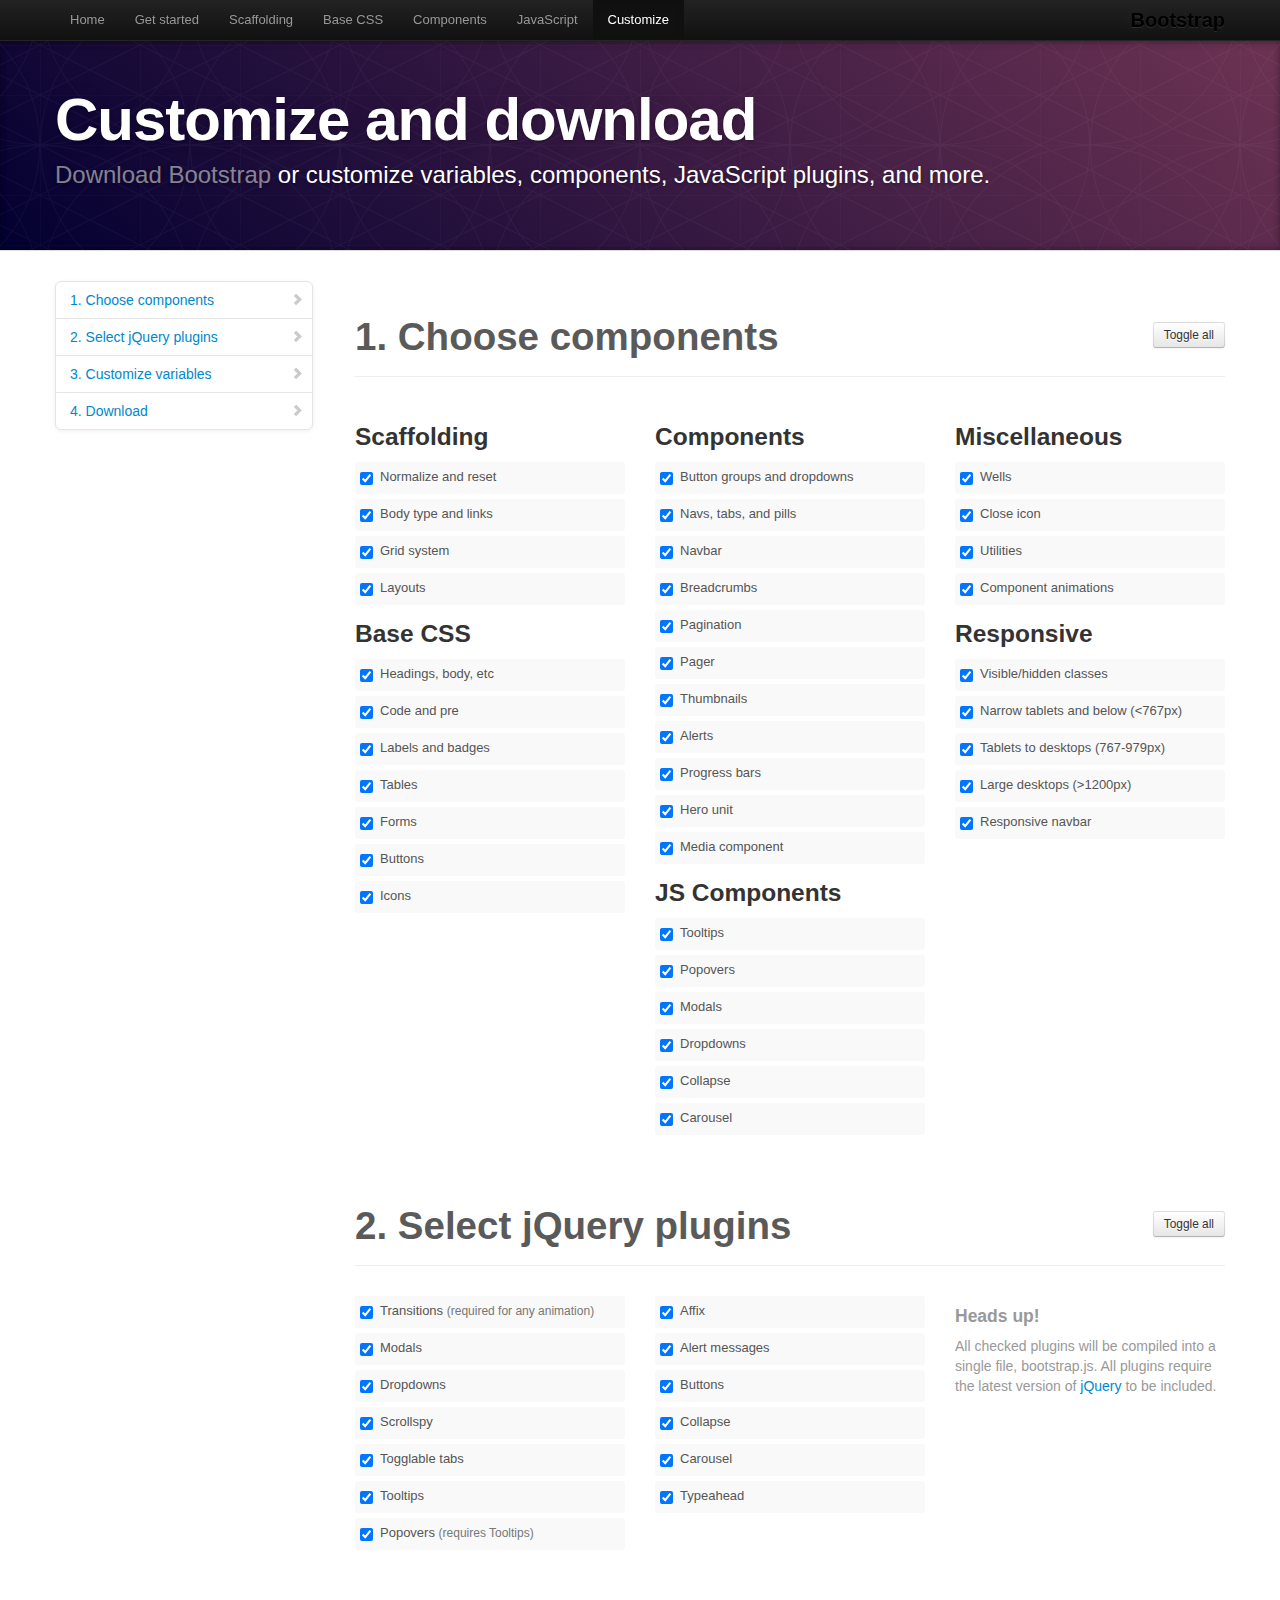
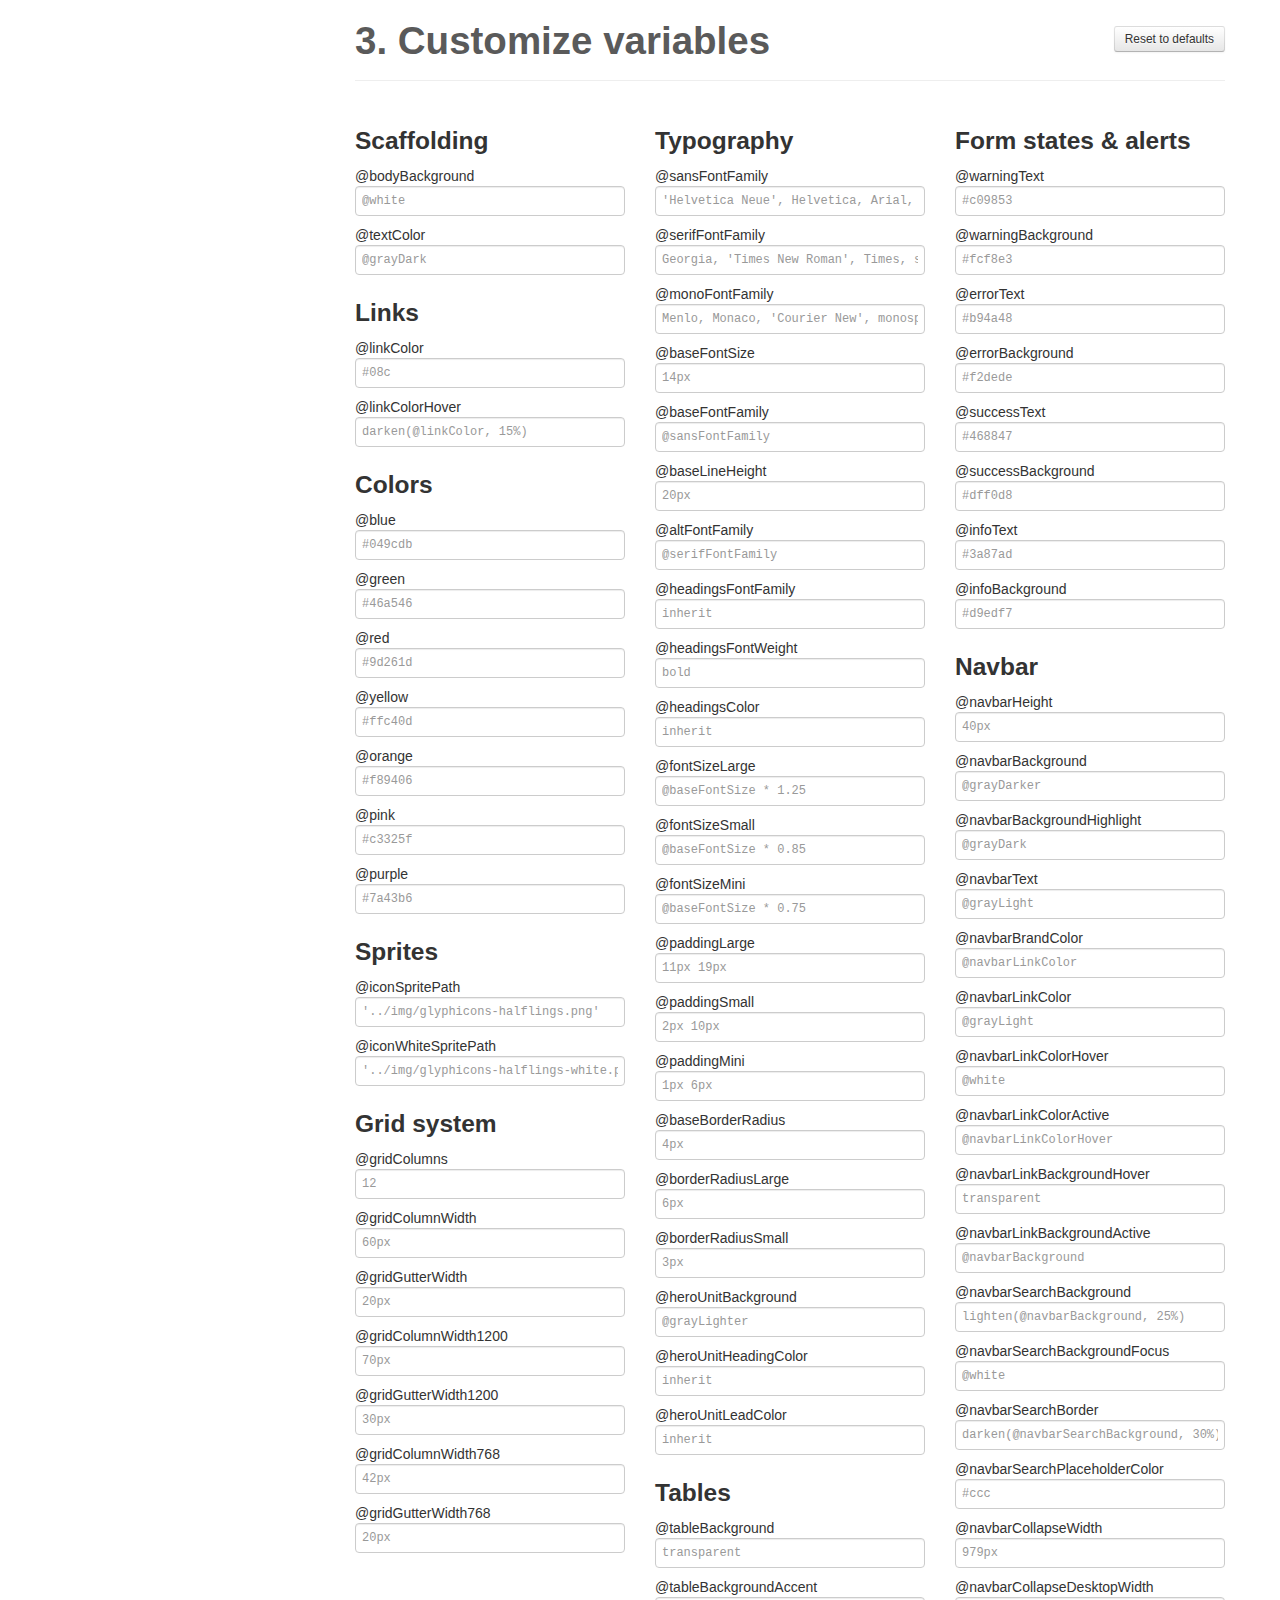
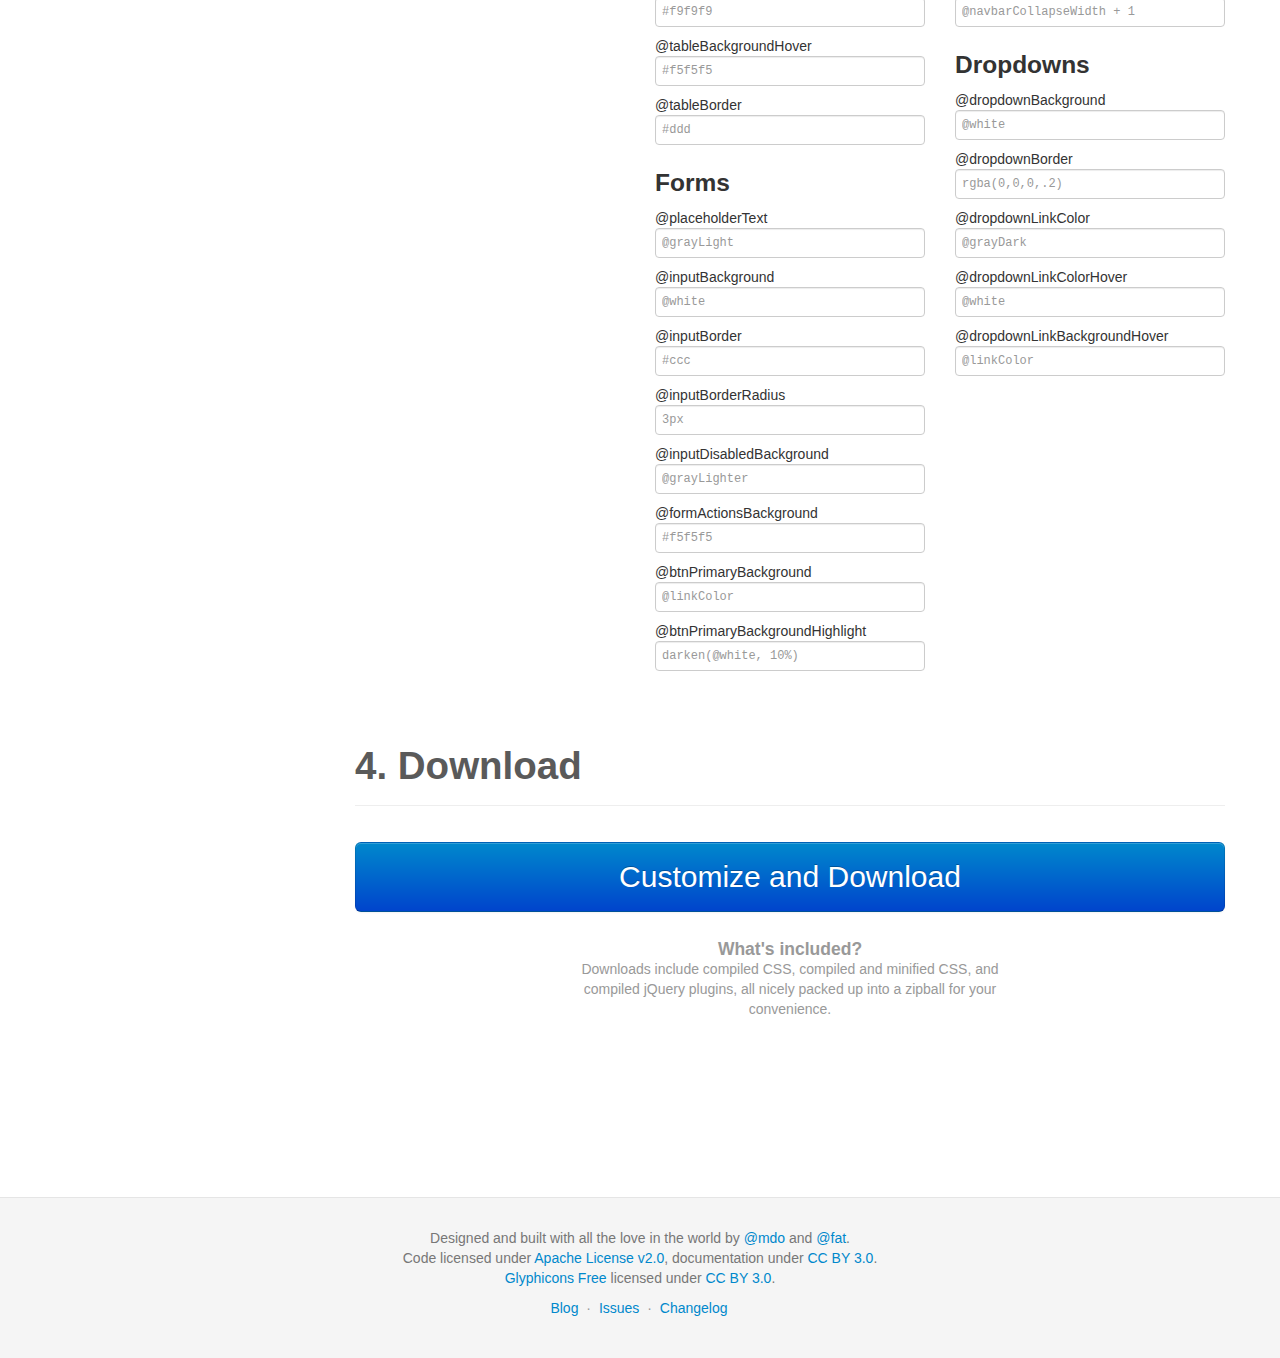
<file: app/components/bootstrap/docs/customize.html>
<!DOCTYPE html>
<html lang="en">
  <head>
    <meta charset="utf-8">
    <title>Customize · Bootstrap</title>
    <meta name="viewport" content="width=device-width, initial-scale=1.0">
    <meta name="description" content="">
    <meta name="author" content="">

    <!-- Le styles -->
    <link href="assets/css/bootstrap.css" rel="stylesheet">
    <link href="assets/css/bootstrap-responsive.css" rel="stylesheet">
    <link href="assets/css/docs.css" rel="stylesheet">
    <link href="assets/js/google-code-prettify/prettify.css" rel="stylesheet">

    <!-- Le HTML5 shim, for IE6-8 support of HTML5 elements -->
    <!--[if lt IE 9]>
      <script src="assets/js/html5shiv.js"></script>
    <![endif]-->

    <!-- Le fav and touch icons -->
    <link rel="apple-touch-icon-precomposed" sizes="144x144" href="assets/ico/apple-touch-icon-144-precomposed.png">
    <link rel="apple-touch-icon-precomposed" sizes="114x114" href="assets/ico/apple-touch-icon-114-precomposed.png">
      <link rel="apple-touch-icon-precomposed" sizes="72x72" href="assets/ico/apple-touch-icon-72-precomposed.png">
                    <link rel="apple-touch-icon-precomposed" href="assets/ico/apple-touch-icon-57-precomposed.png">
                                   <link rel="shortcut icon" href="assets/ico/favicon.png">

  </head>

  <body data-spy="scroll" data-target=".bs-docs-sidebar">

    <!-- Navbar
    ================================================== -->
    <div class="navbar navbar-inverse navbar-fixed-top">
      <div class="navbar-inner">
        <div class="container">
          <button type="button" class="btn btn-navbar" data-toggle="collapse" data-target=".nav-collapse">
            <span class="icon-bar"></span>
            <span class="icon-bar"></span>
            <span class="icon-bar"></span>
          </button>
          <a class="brand" href="./index.html">Bootstrap</a>
          <div class="nav-collapse collapse">
            <ul class="nav">
              <li class="">
                <a href="./index.html">Home</a>
              </li>
              <li class="">
                <a href="./getting-started.html">Get started</a>
              </li>
              <li class="">
                <a href="./scaffolding.html">Scaffolding</a>
              </li>
              <li class="">
                <a href="./base-css.html">Base CSS</a>
              </li>
              <li class="">
                <a href="./components.html">Components</a>
              </li>
              <li class="">
                <a href="./javascript.html">JavaScript</a>
              </li>
              <li class="active">
                <a href="./customize.html">Customize</a>
              </li>
            </ul>
          </div>
        </div>
      </div>
    </div>

<!-- Masthead
================================================== -->
<header class="jumbotron subhead" id="overview">
  <div class="container">
    <h1>Customize and download</h1>
    <p class="lead"><a href="https://github.com/twitter/bootstrap/zipball/master">Download Bootstrap</a> or customize variables, components, JavaScript plugins, and more.</p>
  </div>
</header>


  <div class="container">

    <!-- Docs nav
    ================================================== -->
    <div class="row">
      <div class="span3 bs-docs-sidebar">
        <ul class="nav nav-list bs-docs-sidenav">
          <li><a href="#components"><i class="icon-chevron-right"></i> 1. Choose components</a></li>
          <li><a href="#plugins"><i class="icon-chevron-right"></i> 2. Select jQuery plugins</a></li>
          <li><a href="#variables"><i class="icon-chevron-right"></i> 3. Customize variables</a></li>
          <li><a href="#download"><i class="icon-chevron-right"></i> 4. Download</a></li>
        </ul>
      </div>
      <div class="span9">


        <!-- Customize form
        ================================================== -->
        <form>
          <section class="download" id="components">
            <div class="page-header">
              <a class="btn btn-small pull-right toggle-all" href="#">Toggle all</a>
              <h1>
                1. Choose components
              </h1>
            </div>
            <div class="row download-builder">
              <div class="span3">
                <h3>Scaffolding</h3>
                <label class="checkbox"><input checked="checked" type="checkbox" value="reset.less"> Normalize and reset</label>
                <label class="checkbox"><input checked="checked" type="checkbox" value="scaffolding.less"> Body type and links</label>
                <label class="checkbox"><input checked="checked" type="checkbox" value="grid.less"> Grid system</label>
                <label class="checkbox"><input checked="checked" type="checkbox" value="layouts.less"> Layouts</label>
                <h3>Base CSS</h3>
                <label class="checkbox"><input checked="checked" type="checkbox" value="type.less"> Headings, body, etc</label>
                <label class="checkbox"><input checked="checked" type="checkbox" value="code.less"> Code and pre</label>
                <label class="checkbox"><input checked="checked" type="checkbox" value="labels-badges.less"> Labels and badges</label>
                <label class="checkbox"><input checked="checked" type="checkbox" value="tables.less"> Tables</label>
                <label class="checkbox"><input checked="checked" type="checkbox" value="forms.less"> Forms</label>
                <label class="checkbox"><input checked="checked" type="checkbox" value="buttons.less"> Buttons</label>
                <label class="checkbox"><input checked="checked" type="checkbox" value="sprites.less"> Icons</label>
              </div><!-- /span -->
              <div class="span3">
                <h3>Components</h3>
                <label class="checkbox"><input checked="checked" type="checkbox" value="button-groups.less"> Button groups and dropdowns</label>
                <label class="checkbox"><input checked="checked" type="checkbox" value="navs.less"> Navs, tabs, and pills</label>
                <label class="checkbox"><input checked="checked" type="checkbox" value="navbar.less"> Navbar</label>
                <label class="checkbox"><input checked="checked" type="checkbox" value="breadcrumbs.less"> Breadcrumbs</label>
                <label class="checkbox"><input checked="checked" type="checkbox" value="pagination.less"> Pagination</label>
                <label class="checkbox"><input checked="checked" type="checkbox" value="pager.less"> Pager</label>
                <label class="checkbox"><input checked="checked" type="checkbox" value="thumbnails.less"> Thumbnails</label>
                <label class="checkbox"><input checked="checked" type="checkbox" value="alerts.less"> Alerts</label>
                <label class="checkbox"><input checked="checked" type="checkbox" value="progress-bars.less"> Progress bars</label>
                <label class="checkbox"><input checked="checked" type="checkbox" value="hero-unit.less"> Hero unit</label>
                <label class="checkbox"><input checked="checked" type="checkbox" value="media.less"> Media component</label>
                <h3>JS Components</h3>
                <label class="checkbox"><input checked="checked" type="checkbox" value="tooltip.less"> Tooltips</label>
                <label class="checkbox"><input checked="checked" type="checkbox" value="popovers.less"> Popovers</label>
                <label class="checkbox"><input checked="checked" type="checkbox" value="modals.less"> Modals</label>
                <label class="checkbox"><input checked="checked" type="checkbox" value="dropdowns.less"> Dropdowns</label>
                <label class="checkbox"><input checked="checked" type="checkbox" value="accordion.less"> Collapse</label>
                <label class="checkbox"><input checked="checked" type="checkbox" value="carousel.less"> Carousel</label>
              </div><!-- /span -->
              <div class="span3">
                <h3>Miscellaneous</h3>
                <label class="checkbox"><input checked="checked" type="checkbox" value="wells.less"> Wells</label>
                <label class="checkbox"><input checked="checked" type="checkbox" value="close.less"> Close icon</label>
                <label class="checkbox"><input checked="checked" type="checkbox" value="utilities.less"> Utilities</label>
                <label class="checkbox"><input checked="checked" type="checkbox" value="component-animations.less"> Component animations</label>
                <h3>Responsive</h3>
                <label class="checkbox"><input checked="checked" type="checkbox" value="responsive-utilities.less"> Visible/hidden classes</label>
                <label class="checkbox"><input checked="checked" type="checkbox" value="responsive-767px-max.less"> Narrow tablets and below (<767px)</label>
                <label class="checkbox"><input checked="checked" type="checkbox" value="responsive-768px-979px.less"> Tablets to desktops (767-979px)</label>
                <label class="checkbox"><input checked="checked" type="checkbox" value="responsive-1200px-min.less"> Large desktops (>1200px)</label>
                <label class="checkbox"><input checked="checked" type="checkbox" value="responsive-navbar.less"> Responsive navbar</label>
              </div><!-- /span -->
            </div><!-- /row -->
          </section>

          <section class="download" id="plugins">
            <div class="page-header">
              <a class="btn btn-small pull-right toggle-all" href="#">Toggle all</a>
              <h1>
                2. Select jQuery plugins
              </h1>
            </div>
            <div class="row download-builder">
              <div class="span3">
                <label class="checkbox">
                  <input type="checkbox" checked="true" value="bootstrap-transition.js">
                  Transitions <small>(required for any animation)</small>
                </label>
                <label class="checkbox">
                  <input type="checkbox" checked="true" value="bootstrap-modal.js">
                  Modals
                </label>
                <label class="checkbox">
                  <input type="checkbox" checked="true" value="bootstrap-dropdown.js">
                  Dropdowns
                </label>
                <label class="checkbox">
                  <input type="checkbox" checked="true" value="bootstrap-scrollspy.js">
                  Scrollspy
                </label>
                <label class="checkbox">
                  <input type="checkbox" checked="true" value="bootstrap-tab.js">
                  Togglable tabs
                </label>
                <label class="checkbox">
                  <input type="checkbox" checked="true" value="bootstrap-tooltip.js">
                  Tooltips
                </label>
                <label class="checkbox">
                  <input type="checkbox" checked="true" value="bootstrap-popover.js">
                  Popovers <small>(requires Tooltips)</small>
                </label>
              </div><!-- /span -->
              <div class="span3">
                <label class="checkbox">
                  <input type="checkbox" checked="true" value="bootstrap-affix.js">
                  Affix
                </label>
                <label class="checkbox">
                  <input type="checkbox" checked="true" value="bootstrap-alert.js">
                  Alert messages
                </label>
                <label class="checkbox">
                  <input type="checkbox" checked="true" value="bootstrap-button.js">
                  Buttons
                </label>
                <label class="checkbox">
                  <input type="checkbox" checked="true" value="bootstrap-collapse.js">
                  Collapse
                </label>
                <label class="checkbox">
                  <input type="checkbox" checked="true" value="bootstrap-carousel.js">
                  Carousel
                </label>
                <label class="checkbox">
                  <input type="checkbox" checked="true" value="bootstrap-typeahead.js">
                  Typeahead
                </label>
              </div><!-- /span -->
              <div class="span3">
                <h4 class="muted">Heads up!</h4>
                <p class="muted">All checked plugins will be compiled into a single file, bootstrap.js. All plugins require the latest version of <a href="http://jquery.com/" target="_blank">jQuery</a> to be included.</p>
              </div><!-- /span -->
            </div><!-- /row -->
          </section>


          <section class="download" id="variables">
            <div class="page-header">
              <a class="btn btn-small pull-right toggle-all" href="#">Reset to defaults</a>
              <h1>
                3. Customize variables
              </h1>
            </div>
            <div class="row download-builder">
              <div class="span3">
                <h3>Scaffolding</h3>
                <label>@bodyBackground</label>
                <input type="text" class="span3" placeholder="@white">
                <label>@textColor</label>
                <input type="text" class="span3" placeholder="@grayDark">

                <h3>Links</h3>
                <label>@linkColor</label>
                <input type="text" class="span3" placeholder="#08c">
                <label>@linkColorHover</label>
                <input type="text" class="span3" placeholder="darken(@linkColor, 15%)">
                <h3>Colors</h3>
                <label>@blue</label>
                <input type="text" class="span3" placeholder="#049cdb">
                <label>@green</label>
                <input type="text" class="span3" placeholder="#46a546">
                <label>@red</label>
                <input type="text" class="span3" placeholder="#9d261d">
                <label>@yellow</label>
                <input type="text" class="span3" placeholder="#ffc40d">
                <label>@orange</label>
                <input type="text" class="span3" placeholder="#f89406">
                <label>@pink</label>
                <input type="text" class="span3" placeholder="#c3325f">
                <label>@purple</label>
                <input type="text" class="span3" placeholder="#7a43b6">

                <h3>Sprites</h3>
                <label>@iconSpritePath</label>
                <input type="text" class="span3" placeholder="'../img/glyphicons-halflings.png'">
                <label>@iconWhiteSpritePath</label>
                <input type="text" class="span3" placeholder="'../img/glyphicons-halflings-white.png'">

                <h3>Grid system</h3>
                <label>@gridColumns</label>
                <input type="text" class="span3" placeholder="12">
                <label>@gridColumnWidth</label>
                <input type="text" class="span3" placeholder="60px">
                <label>@gridGutterWidth</label>
                <input type="text" class="span3" placeholder="20px">
                <label>@gridColumnWidth1200</label>
                <input type="text" class="span3" placeholder="70px">
                <label>@gridGutterWidth1200</label>
                <input type="text" class="span3" placeholder="30px">
                <label>@gridColumnWidth768</label>
                <input type="text" class="span3" placeholder="42px">
                <label>@gridGutterWidth768</label>
                <input type="text" class="span3" placeholder="20px">

              </div><!-- /span -->
              <div class="span3">

                <h3>Typography</h3>
                <label>@sansFontFamily</label>
                <input type="text" class="span3" placeholder="'Helvetica Neue', Helvetica, Arial, sans-serif">
                <label>@serifFontFamily</label>
                <input type="text" class="span3" placeholder="Georgia, 'Times New Roman', Times, serif">
                <label>@monoFontFamily</label>
                <input type="text" class="span3" placeholder="Menlo, Monaco, 'Courier New', monospace">

                <label>@baseFontSize</label>
                <input type="text" class="span3" placeholder="14px">
                <label>@baseFontFamily</label>
                <input type="text" class="span3" placeholder="@sansFontFamily">
                <label>@baseLineHeight</label>
                <input type="text" class="span3" placeholder="20px">

                <label>@altFontFamily</label>
                <input type="text" class="span3" placeholder="@serifFontFamily">
                <label>@headingsFontFamily</label>
                <input type="text" class="span3" placeholder="inherit">
                <label>@headingsFontWeight</label>
                <input type="text" class="span3" placeholder="bold">
                <label>@headingsColor</label>
                <input type="text" class="span3" placeholder="inherit">

                <label>@fontSizeLarge</label>
                <input type="text" class="span3" placeholder="@baseFontSize * 1.25">
                <label>@fontSizeSmall</label>
                <input type="text" class="span3" placeholder="@baseFontSize * 0.85">
                <label>@fontSizeMini</label>
                <input type="text" class="span3" placeholder="@baseFontSize * 0.75">

                <label>@paddingLarge</label>
                <input type="text" class="span3" placeholder="11px 19px">
                <label>@paddingSmall</label>
                <input type="text" class="span3" placeholder="2px 10px">
                <label>@paddingMini</label>
                <input type="text" class="span3" placeholder="1px 6px">

                <label>@baseBorderRadius</label>
                <input type="text" class="span3" placeholder="4px">
                <label>@borderRadiusLarge</label>
                <input type="text" class="span3" placeholder="6px">
                <label>@borderRadiusSmall</label>
                <input type="text" class="span3" placeholder="3px">

                <label>@heroUnitBackground</label>
                <input type="text" class="span3" placeholder="@grayLighter">
                <label>@heroUnitHeadingColor</label>
                <input type="text" class="span3" placeholder="inherit">
                <label>@heroUnitLeadColor</label>
                <input type="text" class="span3" placeholder="inherit">

                <h3>Tables</h3>
                <label>@tableBackground</label>
                <input type="text" class="span3" placeholder="transparent">
                <label>@tableBackgroundAccent</label>
                <input type="text" class="span3" placeholder="#f9f9f9">
                <label>@tableBackgroundHover</label>
                <input type="text" class="span3" placeholder="#f5f5f5">
                <label>@tableBorder</label>
                <input type="text" class="span3" placeholder="#ddd">

                <h3>Forms</h3>
                <label>@placeholderText</label>
                <input type="text" class="span3" placeholder="@grayLight">
                <label>@inputBackground</label>
                <input type="text" class="span3" placeholder="@white">
                <label>@inputBorder</label>
                <input type="text" class="span3" placeholder="#ccc">
                <label>@inputBorderRadius</label>
                <input type="text" class="span3" placeholder="3px">
                <label>@inputDisabledBackground</label>
                <input type="text" class="span3" placeholder="@grayLighter">
                <label>@formActionsBackground</label>
                <input type="text" class="span3" placeholder="#f5f5f5">
                <label>@btnPrimaryBackground</label>
                <input type="text" class="span3" placeholder="@linkColor">
                <label>@btnPrimaryBackgroundHighlight</label>
                <input type="text" class="span3" placeholder="darken(@white, 10%)">

              </div><!-- /span -->
              <div class="span3">

                <h3>Form states &amp; alerts</h3>
                <label>@warningText</label>
                <input type="text" class="span3" placeholder="#c09853">
                <label>@warningBackground</label>
                <input type="text" class="span3" placeholder="#fcf8e3">
                <label>@errorText</label>
                <input type="text" class="span3" placeholder="#b94a48">
                <label>@errorBackground</label>
                <input type="text" class="span3" placeholder="#f2dede">
                <label>@successText</label>
                <input type="text" class="span3" placeholder="#468847">
                <label>@successBackground</label>
                <input type="text" class="span3" placeholder="#dff0d8">
                <label>@infoText</label>
                <input type="text" class="span3" placeholder="#3a87ad">
                <label>@infoBackground</label>
                <input type="text" class="span3" placeholder="#d9edf7">

                <h3>Navbar</h3>
                <label>@navbarHeight</label>
                <input type="text" class="span3" placeholder="40px">
                <label>@navbarBackground</label>
                <input type="text" class="span3" placeholder="@grayDarker">
                <label>@navbarBackgroundHighlight</label>
                <input type="text" class="span3" placeholder="@grayDark">
                <label>@navbarText</label>
                <input type="text" class="span3" placeholder="@grayLight">
                <label>@navbarBrandColor</label>
                <input type="text" class="span3" placeholder="@navbarLinkColor">
                <label>@navbarLinkColor</label>
                <input type="text" class="span3" placeholder="@grayLight">
                <label>@navbarLinkColorHover</label>
                <input type="text" class="span3" placeholder="@white">
                <label>@navbarLinkColorActive</label>
                <input type="text" class="span3" placeholder="@navbarLinkColorHover">
                <label>@navbarLinkBackgroundHover</label>
                <input type="text" class="span3" placeholder="transparent">
                <label>@navbarLinkBackgroundActive</label>
                <input type="text" class="span3" placeholder="@navbarBackground">
                <label>@navbarSearchBackground</label>
                <input type="text" class="span3" placeholder="lighten(@navbarBackground, 25%)">
                <label>@navbarSearchBackgroundFocus</label>
                <input type="text" class="span3" placeholder="@white">
                <label>@navbarSearchBorder</label>
                <input type="text" class="span3" placeholder="darken(@navbarSearchBackground, 30%)">
                <label>@navbarSearchPlaceholderColor</label>
                <input type="text" class="span3" placeholder="#ccc">

                <label>@navbarCollapseWidth</label>
                <input type="text" class="span3" placeholder="979px">
                <label>@navbarCollapseDesktopWidth</label>
                <input type="text" class="span3" placeholder="@navbarCollapseWidth + 1">

                <h3>Dropdowns</h3>
                <label>@dropdownBackground</label>
                <input type="text" class="span3" placeholder="@white">
                <label>@dropdownBorder</label>
                <input type="text" class="span3" placeholder="rgba(0,0,0,.2)">
                <label>@dropdownLinkColor</label>
                <input type="text" class="span3" placeholder="@grayDark">
                <label>@dropdownLinkColorHover</label>
                <input type="text" class="span3" placeholder="@white">
                <label>@dropdownLinkBackgroundHover</label>
                <input type="text" class="span3" placeholder="@linkColor">
              </div><!-- /span -->
            </div><!-- /row -->
          </section>

          <section class="download" id="download">
            <div class="page-header">
              <h1>
                4. Download
              </h1>
            </div>
            <div class="download-btn">
              <a class="btn btn-primary" href="#" >Customize and Download</a>
              <h4>What's included?</h4>
              <p>Downloads include compiled CSS, compiled and minified CSS, and compiled jQuery plugins, all nicely packed up into a zipball for your convenience.</p>
            </div>
          </section><!-- /download -->
        </form>



      </div>
    </div>

  </div>



    <!-- Footer
    ================================================== -->
    <footer class="footer">
      <div class="container">
        <p>Designed and built with all the love in the world by <a href="http://twitter.com/mdo" target="_blank">@mdo</a> and <a href="http://twitter.com/fat" target="_blank">@fat</a>.</p>
        <p>Code licensed under <a href="http://www.apache.org/licenses/LICENSE-2.0" target="_blank">Apache License v2.0</a>, documentation under <a href="http://creativecommons.org/licenses/by/3.0/">CC BY 3.0</a>.</p>
        <p><a href="http://glyphicons.com">Glyphicons Free</a> licensed under <a href="http://creativecommons.org/licenses/by/3.0/">CC BY 3.0</a>.</p>
        <ul class="footer-links">
          <li><a href="http://blog.getbootstrap.com">Blog</a></li>
          <li class="muted">&middot;</li>
          <li><a href="https://github.com/twitter/bootstrap/issues?state=open">Issues</a></li>
          <li class="muted">&middot;</li>
          <li><a href="https://github.com/twitter/bootstrap/blob/master/CHANGELOG.md">Changelog</a></li>
        </ul>
      </div>
    </footer>



    <!-- Le javascript
    ================================================== -->
    <!-- Placed at the end of the document so the pages load faster -->
    <script type="text/javascript" src="http://platform.twitter.com/widgets.js"></script>
    <script src="assets/js/jquery.js"></script>
    <script src="assets/js/bootstrap-transition.js"></script>
    <script src="assets/js/bootstrap-alert.js"></script>
    <script src="assets/js/bootstrap-modal.js"></script>
    <script src="assets/js/bootstrap-dropdown.js"></script>
    <script src="assets/js/bootstrap-scrollspy.js"></script>
    <script src="assets/js/bootstrap-tab.js"></script>
    <script src="assets/js/bootstrap-tooltip.js"></script>
    <script src="assets/js/bootstrap-popover.js"></script>
    <script src="assets/js/bootstrap-button.js"></script>
    <script src="assets/js/bootstrap-collapse.js"></script>
    <script src="assets/js/bootstrap-carousel.js"></script>
    <script src="assets/js/bootstrap-typeahead.js"></script>
    <script src="assets/js/bootstrap-affix.js"></script>

    <script src="assets/js/holder/holder.js"></script>
    <script src="assets/js/google-code-prettify/prettify.js"></script>

    <script src="assets/js/application.js"></script>



  </body>
</html>
</file>
<file: app/components/bootstrap/docs/assets/js/google-code-prettify/prettify.css>
.com { color: #93a1a1; }
.lit { color: #195f91; }
.pun, .opn, .clo { color: #93a1a1; }
.fun { color: #dc322f; }
.str, .atv { color: #D14; }
.kwd, .prettyprint .tag { color: #1e347b; }
.typ, .atn, .dec, .var { color: teal; }
.pln { color: #48484c; }

.prettyprint {
  padding: 8px;
  background-color: #f7f7f9;
  border: 1px solid #e1e1e8;
}
.prettyprint.linenums {
  -webkit-box-shadow: inset 40px 0 0 #fbfbfc, inset 41px 0 0 #ececf0;
     -moz-box-shadow: inset 40px 0 0 #fbfbfc, inset 41px 0 0 #ececf0;
          box-shadow: inset 40px 0 0 #fbfbfc, inset 41px 0 0 #ececf0;
}

/* Specify class=linenums on a pre to get line numbering */
ol.linenums {
  margin: 0 0 0 33px; /* IE indents via margin-left */
}
ol.linenums li {
  padding-left: 12px;
  color: #bebec5;
  line-height: 20px;
  text-shadow: 0 1px 0 #fff;
}
</file>
<file: app/components/bootstrap/docs/assets/css/docs.css>
/* Add additional stylesheets below
-------------------------------------------------- */
/*
  Bootstrap's documentation styles
  Special styles for presenting Bootstrap's documentation and examples
*/



/* Body and structure
-------------------------------------------------- */

body {
  position: relative;
  padding-top: 40px;
}

/* Code in headings */
h3 code {
  font-size: 14px;
  font-weight: normal;
}



/* Tweak navbar brand link to be super sleek
-------------------------------------------------- */

body > .navbar {
  font-size: 13px;
}

/* Change the docs' brand */
body > .navbar .brand {
  padding-right: 0;
  padding-left: 0;
  margin-left: 20px;
  float: right;
  font-weight: bold;
  color: #000;
  text-shadow: 0 1px 0 rgba(255,255,255,.1), 0 0 30px rgba(255,255,255,.125);
  -webkit-transition: all .2s linear;
     -moz-transition: all .2s linear;
          transition: all .2s linear;
}
body > .navbar .brand:hover {
  text-decoration: none;
  text-shadow: 0 1px 0 rgba(255,255,255,.1), 0 0 30px rgba(255,255,255,.4);
}


/* Sections
-------------------------------------------------- */

/* padding for in-page bookmarks and fixed navbar */
section {
  padding-top: 30px;
}
section > .page-header,
section > .lead {
  color: #5a5a5a;
}
section > ul li {
  margin-bottom: 5px;
}

/* Separators (hr) */
.bs-docs-separator {
  margin: 40px 0 39px;
}

/* Faded out hr */
hr.soften {
  height: 1px;
  margin: 70px 0;
  background-image: -webkit-linear-gradient(left, rgba(0,0,0,0), rgba(0,0,0,.1), rgba(0,0,0,0));
  background-image:    -moz-linear-gradient(left, rgba(0,0,0,0), rgba(0,0,0,.1), rgba(0,0,0,0));
  background-image:     -ms-linear-gradient(left, rgba(0,0,0,0), rgba(0,0,0,.1), rgba(0,0,0,0));
  background-image:      -o-linear-gradient(left, rgba(0,0,0,0), rgba(0,0,0,.1), rgba(0,0,0,0));
  border: 0;
}



/* Jumbotrons
-------------------------------------------------- */

/* Base class
------------------------- */
.jumbotron {
  position: relative;
  padding: 40px 0;
  color: #fff;
  text-align: center;
  text-shadow: 0 1px 3px rgba(0,0,0,.4), 0 0 30px rgba(0,0,0,.075);
  background: #020031; /* Old browsers */
  background: -moz-linear-gradient(45deg,  #020031 0%, #6d3353 100%); /* FF3.6+ */
  background: -webkit-gradient(linear, left bottom, right top, color-stop(0%,#020031), color-stop(100%,#6d3353)); /* Chrome,Safari4+ */
  background: -webkit-linear-gradient(45deg,  #020031 0%,#6d3353 100%); /* Chrome10+,Safari5.1+ */
  background: -o-linear-gradient(45deg,  #020031 0%,#6d3353 100%); /* Opera 11.10+ */
  background: -ms-linear-gradient(45deg,  #020031 0%,#6d3353 100%); /* IE10+ */
  background: linear-gradient(45deg,  #020031 0%,#6d3353 100%); /* W3C */
  filter: progid:DXImageTransform.Microsoft.gradient( startColorstr='#020031', endColorstr='#6d3353',GradientType=1 ); /* IE6-9 fallback on horizontal gradient */
  -webkit-box-shadow: inset 0 3px 7px rgba(0,0,0,.2), inset 0 -3px 7px rgba(0,0,0,.2);
     -moz-box-shadow: inset 0 3px 7px rgba(0,0,0,.2), inset 0 -3px 7px rgba(0,0,0,.2);
          box-shadow: inset 0 3px 7px rgba(0,0,0,.2), inset 0 -3px 7px rgba(0,0,0,.2);
}
.jumbotron h1 {
  font-size: 80px;
  font-weight: bold;
  letter-spacing: -1px;
  line-height: 1;
}
.jumbotron p {
  font-size: 24px;
  font-weight: 300;
  line-height: 1.25;
  margin-bottom: 30px;
}

/* Link styles (used on .masthead-links as well) */
.jumbotron a {
  color: #fff;
  color: rgba(255,255,255,.5);
  -webkit-transition: all .2s ease-in-out;
     -moz-transition: all .2s ease-in-out;
          transition: all .2s ease-in-out;
}
.jumbotron a:hover {
  color: #fff;
  text-shadow: 0 0 10px rgba(255,255,255,.25);
}

/* Download button */
.masthead .btn {
  padding: 19px 24px;
  font-size: 24px;
  font-weight: 200;
  color: #fff; /* redeclare to override the `.jumbotron a` */
  border: 0;
  -webkit-border-radius: 6px;
     -moz-border-radius: 6px;
          border-radius: 6px;
  -webkit-box-shadow: inset 0 1px 0 rgba(255,255,255,.1), 0 1px 5px rgba(0,0,0,.25);
     -moz-box-shadow: inset 0 1px 0 rgba(255,255,255,.1), 0 1px 5px rgba(0,0,0,.25);
          box-shadow: inset 0 1px 0 rgba(255,255,255,.1), 0 1px 5px rgba(0,0,0,.25);
  -webkit-transition: none;
     -moz-transition: none;
          transition: none;
}
.masthead .btn:hover {
  -webkit-box-shadow: inset 0 1px 0 rgba(255,255,255,.1), 0 1px 5px rgba(0,0,0,.25);
     -moz-box-shadow: inset 0 1px 0 rgba(255,255,255,.1), 0 1px 5px rgba(0,0,0,.25);
          box-shadow: inset 0 1px 0 rgba(255,255,255,.1), 0 1px 5px rgba(0,0,0,.25);
}
.masthead .btn:active {
  -webkit-box-shadow: inset 0 2px 4px rgba(0,0,0,.1), 0 1px 0 rgba(255,255,255,.1);
     -moz-box-shadow: inset 0 2px 4px rgba(0,0,0,.1), 0 1px 0 rgba(255,255,255,.1);
          box-shadow: inset 0 2px 4px rgba(0,0,0,.1), 0 1px 0 rgba(255,255,255,.1);
}


/* Pattern overlay
------------------------- */
.jumbotron .container {
  position: relative;
  z-index: 2;
}
.jumbotron:after {
  content: '';
  display: block;
  position: absolute;
  top: 0;
  right: 0;
  bottom: 0;
  left: 0;
  background: url(../img/bs-docs-masthead-pattern.png) repeat center center;
  opacity: .4;
}
@media
only screen and (-webkit-min-device-pixel-ratio: 2),
only screen and (   min--moz-device-pixel-ratio: 2),
only screen and (     -o-min-device-pixel-ratio: 2/1) {

  .jumbotron:after {
    background-size: 150px 150px;
  }

}

/* Masthead (docs home)
------------------------- */
.masthead {
  padding: 70px 0 80px;
  margin-bottom: 0;
  color: #fff;
}
.masthead h1 {
  font-size: 120px;
  line-height: 1;
  letter-spacing: -2px;
}
.masthead p {
  font-size: 40px;
  font-weight: 200;
  line-height: 1.25;
}

/* Textual links in masthead */
.masthead-links {
  margin: 0;
  list-style: none;
}
.masthead-links li {
  display: inline;
  padding: 0 10px;
  color: rgba(255,255,255,.25);
}

/* Social proof buttons from GitHub & Twitter */
.bs-docs-social {
  padding: 15px 0;
  text-align: center;
  background-color: #f5f5f5;
  border-top: 1px solid #fff;
  border-bottom: 1px solid #ddd;
}

/* Quick links on Home */
.bs-docs-social-buttons {
  margin-left: 0;
  margin-bottom: 0;
  padding-left: 0;
  list-style: none;
}
.bs-docs-social-buttons li {
  display: inline-block;
  padding: 5px 8px;
  line-height: 1;
  *display: inline;
  *zoom: 1;
}

/* Subhead (other pages)
------------------------- */
.subhead {
  text-align: left;
  border-bottom: 1px solid #ddd;
}
.subhead h1 {
  font-size: 60px;
}
.subhead p {
  margin-bottom: 20px;
}
.subhead .navbar {
  display: none;
}



/* Marketing section of Overview
-------------------------------------------------- */

.marketing {
  text-align: center;
  color: #5a5a5a;
}
.marketing h1 {
  margin: 60px 0 10px;
  font-size: 60px;
  font-weight: 200;
  line-height: 1;
  letter-spacing: -1px;
}
.marketing h2 {
  font-weight: 200;
  margin-bottom: 5px;
}
.marketing p {
  font-size: 16px;
  line-height: 1.5;
}
.marketing .marketing-byline {
  margin-bottom: 40px;
  font-size: 20px;
  font-weight: 300;
  line-height: 1.25;
  color: #999;
}
.marketing-img {
  display: block;
  margin: 0 auto 30px;
  max-height: 145px;
}



/* Footer
-------------------------------------------------- */

.footer {
  text-align: center;
  padding: 30px 0;
  margin-top: 70px;
  border-top: 1px solid #e5e5e5;
  background-color: #f5f5f5;
}
.footer p {
  margin-bottom: 0;
  color: #777;
}
.footer-links {
  margin: 10px 0;
}
.footer-links li {
  display: inline;
  padding: 0 2px;
}
.footer-links li:first-child {
  padding-left: 0;
}



/* Special grid styles
-------------------------------------------------- */

.show-grid {
  margin-top: 10px;
  margin-bottom: 20px;
}
.show-grid [class*="span"] {
  background-color: #eee;
  text-align: center;
  -webkit-border-radius: 3px;
     -moz-border-radius: 3px;
          border-radius: 3px;
  min-height: 40px;
  line-height: 40px;
}
.show-grid [class*="span"]:hover {
  background-color: #ddd;
}
.show-grid .show-grid {
  margin-top: 0;
  margin-bottom: 0;
}
.show-grid .show-grid [class*="span"] {
  margin-top: 5px;
}
.show-grid [class*="span"] [class*="span"] {
  background-color: #ccc;
}
.show-grid [class*="span"] [class*="span"] [class*="span"] {
  background-color: #999;
}



/* Mini layout previews
-------------------------------------------------- */
.mini-layout {
  border: 1px solid #ddd;
  -webkit-border-radius: 6px;
     -moz-border-radius: 6px;
          border-radius: 6px;
  -webkit-box-shadow: 0 1px 2px rgba(0,0,0,.075);
     -moz-box-shadow: 0 1px 2px rgba(0,0,0,.075);
          box-shadow: 0 1px 2px rgba(0,0,0,.075);
}
.mini-layout,
.mini-layout .mini-layout-body,
.mini-layout.fluid .mini-layout-sidebar {
  height: 300px;
}
.mini-layout {
  margin-bottom: 20px;
  padding: 9px;
}
.mini-layout div {
  -webkit-border-radius: 3px;
     -moz-border-radius: 3px;
          border-radius: 3px;
}
.mini-layout .mini-layout-body {
  background-color: #dceaf4;
  margin: 0 auto;
  width: 70%;
}
.mini-layout.fluid .mini-layout-sidebar,
.mini-layout.fluid .mini-layout-header,
.mini-layout.fluid .mini-layout-body {
  float: left;
}
.mini-layout.fluid .mini-layout-sidebar {
  background-color: #bbd8e9;
  width: 20%;
}
.mini-layout.fluid .mini-layout-body {
  width: 77.5%;
  margin-left: 2.5%;
}



/* Download page
-------------------------------------------------- */

.download .page-header {
  margin-top: 36px;
}
.page-header .toggle-all {
  margin-top: 5px;
}

/* Space out h3s when following a section */
.download h3 {
  margin-bottom: 5px;
}
.download-builder input + h3,
.download-builder .checkbox + h3 {
  margin-top: 9px;
}

/* Fields for variables */
.download-builder input[type=text] {
  margin-bottom: 9px;
  font-family: Menlo, Monaco, "Courier New", monospace;
  font-size: 12px;
  color: #d14;
}
.download-builder input[type=text]:focus {
  background-color: #fff;
}

/* Custom, larger checkbox labels */
.download .checkbox {
  padding: 6px 10px 6px 25px;
  font-size: 13px;
  line-height: 18px;
  color: #555;
  background-color: #f9f9f9;
  -webkit-border-radius: 3px;
     -moz-border-radius: 3px;
          border-radius: 3px;
  cursor: pointer;
}
.download .checkbox:hover {
  color: #333;
  background-color: #f5f5f5;
}
.download .checkbox small {
  font-size: 12px;
  color: #777;
}

/* Variables section */
#variables label {
  margin-bottom: 0;
}

/* Giant download button */
.download-btn {
  margin: 36px 0 108px;
}
#download p,
#download h4 {
  max-width: 50%;
  margin: 0 auto;
  color: #999;
  text-align: center;
}
#download h4 {
  margin-bottom: 0;
}
#download p {
  margin-bottom: 18px;
}
.download-btn .btn {
  display: block;
  width: auto;
  padding: 19px 24px;
  margin-bottom: 27px;
  font-size: 30px;
  line-height: 1;
  text-align: center;
  -webkit-border-radius: 6px;
     -moz-border-radius: 6px;
          border-radius: 6px;
}



/* Misc
-------------------------------------------------- */

/* Make tables spaced out a bit more */
h2 + table,
h3 + table,
h4 + table,
h2 + .row {
  margin-top: 5px;
}

/* Example sites showcase */
.example-sites {
  xmargin-left: 20px;
}
.example-sites img {
  max-width: 100%;
  margin: 0 auto;
}

.scrollspy-example {
  height: 200px;
  overflow: auto;
  position: relative;
}


/* Fake the :focus state to demo it */
.focused {
  border-color: rgba(82,168,236,.8);
  -webkit-box-shadow: inset 0 1px 3px rgba(0,0,0,.1), 0 0 8px rgba(82,168,236,.6);
     -moz-box-shadow: inset 0 1px 3px rgba(0,0,0,.1), 0 0 8px rgba(82,168,236,.6);
          box-shadow: inset 0 1px 3px rgba(0,0,0,.1), 0 0 8px rgba(82,168,236,.6);
  outline: 0;
}

/* For input sizes, make them display block */
.docs-input-sizes select,
.docs-input-sizes input[type=text] {
  display: block;
  margin-bottom: 9px;
}

/* Icons
------------------------- */
.the-icons {
  margin-left: 0;
  list-style: none;
}
.the-icons li {
  float: left;
  width: 25%;
  line-height: 25px;
}
.the-icons i:hover {
  background-color: rgba(255,0,0,.25);
}

/* Example page
------------------------- */
.bootstrap-examples h4 {
  margin: 10px 0 5px;
}
.bootstrap-examples p {
  font-size: 13px;
  line-height: 18px;
}
.bootstrap-examples .thumbnail {
  margin-bottom: 9px;
  background-color: #fff;
}



/* Bootstrap code examples
-------------------------------------------------- */

/* Base class */
.bs-docs-example {
  position: relative;
  margin: 15px 0;
  padding: 39px 19px 14px;
  *padding-top: 19px;
  background-color: #fff;
  border: 1px solid #ddd;
  -webkit-border-radius: 4px;
     -moz-border-radius: 4px;
          border-radius: 4px;
}

/* Echo out a label for the example */
.bs-docs-example:after {
  content: "Example";
  position: absolute;
  top: -1px;
  left: -1px;
  padding: 3px 7px;
  font-size: 12px;
  font-weight: bold;
  background-color: #f5f5f5;
  border: 1px solid #ddd;
  color: #9da0a4;
  -webkit-border-radius: 4px 0 4px 0;
     -moz-border-radius: 4px 0 4px 0;
          border-radius: 4px 0 4px 0;
}

/* Remove spacing between an example and it's code */
.bs-docs-example + .prettyprint {
  margin-top: -20px;
  padding-top: 15px;
}

/* Tweak examples
------------------------- */
.bs-docs-example > p:last-child {
  margin-bottom: 0;
}
.bs-docs-example .table,
.bs-docs-example .progress,
.bs-docs-example .well,
.bs-docs-example .alert,
.bs-docs-example .hero-unit,
.bs-docs-example .pagination,
.bs-docs-example .navbar,
.bs-docs-example > .nav,
.bs-docs-example blockquote {
  margin-bottom: 5px;
}
.bs-docs-example .pagination {
  margin-top: 0;
}
.bs-navbar-top-example,
.bs-navbar-bottom-example {
  z-index: 1;
  padding: 0;
  height: 90px;
  overflow: hidden; /* cut the drop shadows off */
}
.bs-navbar-top-example .navbar-fixed-top,
.bs-navbar-bottom-example .navbar-fixed-bottom {
  margin-left: 0;
  margin-right: 0;
}
.bs-navbar-top-example {
  -webkit-border-radius: 0 0 4px 4px;
     -moz-border-radius: 0 0 4px 4px;
          border-radius: 0 0 4px 4px;
}
.bs-navbar-top-example:after {
  top: auto;
  bottom: -1px;
  -webkit-border-radius: 0 4px 0 4px;
     -moz-border-radius: 0 4px 0 4px;
          border-radius: 0 4px 0 4px;
}
.bs-navbar-bottom-example {
  -webkit-border-radius: 4px 4px 0 0;
     -moz-border-radius: 4px 4px 0 0;
          border-radius: 4px 4px 0 0;
}
.bs-navbar-bottom-example .navbar {
  margin-bottom: 0;
}
form.bs-docs-example {
  padding-bottom: 19px;
}

/* Images */
.bs-docs-example-images img {
  margin: 10px;
  display: inline-block;
}

/* Tooltips */
.bs-docs-tooltip-examples {
  text-align: center;
  margin: 0 0 10px;
  list-style: none;
}
.bs-docs-tooltip-examples li {
  display: inline;
  padding: 0 10px;
}

/* Popovers */
.bs-docs-example-popover {
  padding-bottom: 24px;
  background-color: #f9f9f9;
}
.bs-docs-example-popover .popover {
  position: relative;
  display: block;
  float: left;
  width: 260px;
  margin: 20px;
}

/* Dropdowns */
.bs-docs-example-submenus {
  min-height: 180px;
}
.bs-docs-example-submenus > .pull-left + .pull-left {
  margin-left: 20px;
}
.bs-docs-example-submenus .dropup > .dropdown-menu,
.bs-docs-example-submenus .dropdown > .dropdown-menu {
  display: block;
  position: static;
  margin-bottom: 5px;
  *width: 180px;
}



/* Responsive docs
-------------------------------------------------- */

/* Utility classes table
------------------------- */
.responsive-utilities th small {
  display: block;
  font-weight: normal;
  color: #999;
}
.responsive-utilities tbody th {
  font-weight: normal;
}
.responsive-utilities td {
  text-align: center;
}
.responsive-utilities td.is-visible {
  color: #468847;
  background-color: #dff0d8 !important;
}
.responsive-utilities td.is-hidden {
  color: #ccc;
  background-color: #f9f9f9 !important;
}

/* Responsive tests
------------------------- */
.responsive-utilities-test {
  margin-top: 5px;
  margin-left: 0;
  list-style: none;
  overflow: hidden; /* clear floats */
}
.responsive-utilities-test li {
  position: relative;
  float: left;
  width: 25%;
  height: 43px;
  font-size: 14px;
  font-weight: bold;
  line-height: 43px;
  color: #999;
  text-align: center;
  border: 1px solid #ddd;
  -webkit-border-radius: 4px;
     -moz-border-radius: 4px;
          border-radius: 4px;
}
.responsive-utilities-test li + li {
  margin-left: 10px;
}
.responsive-utilities-test span {
  position: absolute;
  top:    -1px;
  left:   -1px;
  right:  -1px;
  bottom: -1px;
  -webkit-border-radius: 4px;
     -moz-border-radius: 4px;
          border-radius: 4px;
}
.responsive-utilities-test span {
  color: #468847;
  background-color: #dff0d8;
  border: 1px solid #d6e9c6;
}



/* Sidenav for Docs
-------------------------------------------------- */

.bs-docs-sidenav {
  width: 228px;
  margin: 30px 0 0;
  padding: 0;
  background-color: #fff;
  -webkit-border-radius: 6px;
     -moz-border-radius: 6px;
          border-radius: 6px;
  -webkit-box-shadow: 0 1px 4px rgba(0,0,0,.065);
     -moz-box-shadow: 0 1px 4px rgba(0,0,0,.065);
          box-shadow: 0 1px 4px rgba(0,0,0,.065);
}
.bs-docs-sidenav > li > a {
  display: block;
  width: 190px \9;
  margin: 0 0 -1px;
  padding: 8px 14px;
  border: 1px solid #e5e5e5;
}
.bs-docs-sidenav > li:first-child > a {
  -webkit-border-radius: 6px 6px 0 0;
     -moz-border-radius: 6px 6px 0 0;
          border-radius: 6px 6px 0 0;
}
.bs-docs-sidenav > li:last-child > a {
  -webkit-border-radius: 0 0 6px 6px;
     -moz-border-radius: 0 0 6px 6px;
          border-radius: 0 0 6px 6px;
}
.bs-docs-sidenav > .active > a {
  position: relative;
  z-index: 2;
  padding: 9px 15px;
  border: 0;
  text-shadow: 0 1px 0 rgba(0,0,0,.15);
  -webkit-box-shadow: inset 1px 0 0 rgba(0,0,0,.1), inset -1px 0 0 rgba(0,0,0,.1);
     -moz-box-shadow: inset 1px 0 0 rgba(0,0,0,.1), inset -1px 0 0 rgba(0,0,0,.1);
          box-shadow: inset 1px 0 0 rgba(0,0,0,.1), inset -1px 0 0 rgba(0,0,0,.1);
}
/* Chevrons */
.bs-docs-sidenav .icon-chevron-right {
  float: right;
  margin-top: 2px;
  margin-right: -6px;
  opacity: .25;
}
.bs-docs-sidenav > li > a:hover {
  background-color: #f5f5f5;
}
.bs-docs-sidenav a:hover .icon-chevron-right {
  opacity: .5;
}
.bs-docs-sidenav .active .icon-chevron-right,
.bs-docs-sidenav .active a:hover .icon-chevron-right {
  background-image: url(../img/glyphicons-halflings-white.png);
  opacity: 1;
}
.bs-docs-sidenav.affix {
  top: 40px;
}
.bs-docs-sidenav.affix-bottom {
  position: absolute;
  top: auto;
  bottom: 270px;
}




/* Responsive
-------------------------------------------------- */

/* Desktop large
------------------------- */
@media (min-width: 1200px) {
  .bs-docs-container {
    max-width: 970px;
  }
  .bs-docs-sidenav {
    width: 258px;
  }
  .bs-docs-sidenav > li > a {
    width: 230px \9; /* Override the previous IE8-9 hack */
  }
}

/* Desktop
------------------------- */
@media (max-width: 980px) {
  /* Unfloat brand */
  body > .navbar-fixed-top .brand {
    float: left;
    margin-left: 0;
    padding-left: 10px;
    padding-right: 10px;
  }

  /* Inline-block quick links for more spacing */
  .quick-links li {
    display: inline-block;
    margin: 5px;
  }

  /* When affixed, space properly */
  .bs-docs-sidenav {
    top: 0;
    width: 218px;
    margin-top: 30px;
    margin-right: 0;
  }
}

/* Tablet to desktop
------------------------- */
@media (min-width: 768px) and (max-width: 979px) {
  /* Remove any padding from the body */
  body {
    padding-top: 0;
  }
  /* Widen masthead and social buttons to fill body padding */
  .jumbotron {
    margin-top: -20px; /* Offset bottom margin on .navbar */
  }
  /* Adjust sidenav width */
  .bs-docs-sidenav {
    width: 166px;
    margin-top: 20px;
  }
  .bs-docs-sidenav.affix {
    top: 0;
  }
}

/* Tablet
------------------------- */
@media (max-width: 767px) {
  /* Remove any padding from the body */
  body {
    padding-top: 0;
  }

  /* Widen masthead and social buttons to fill body padding */
  .jumbotron {
    padding: 40px 20px;
    margin-top:   -20px; /* Offset bottom margin on .navbar */
    margin-right: -20px;
    margin-left:  -20px;
  }
  .masthead h1 {
    font-size: 90px;
  }
  .masthead p,
  .masthead .btn {
    font-size: 24px;
  }
  .marketing .span4 {
    margin-bottom: 40px;
  }
  .bs-docs-social {
    margin: 0 -20px;
  }

  /* Space out the show-grid examples */
  .show-grid [class*="span"] {
    margin-bottom: 5px;
  }

  /* Sidenav */
  .bs-docs-sidenav {
    width: auto;
    margin-bottom: 20px;
  }
  .bs-docs-sidenav.affix {
    position: static;
    width: auto;
    top: 0;
  }

  /* Unfloat the back to top link in footer */
  .footer {
    margin-left: -20px;
    margin-right: -20px;
    padding-left: 20px;
    padding-right: 20px;
  }
  .footer p {
    margin-bottom: 9px;
  }
}

/* Landscape phones
------------------------- */
@media (max-width: 480px) {
  /* Remove padding above jumbotron */
  body {
    padding-top: 0;
  }

  /* Change up some type stuff */
  h2 small {
    display: block;
  }

  /* Downsize the jumbotrons */
  .jumbotron h1 {
    font-size: 45px;
  }
  .jumbotron p,
  .jumbotron .btn {
    font-size: 18px;
  }
  .jumbotron .btn {
    display: block;
    margin: 0 auto;
  }

  /* center align subhead text like the masthead */
  .subhead h1,
  .subhead p {
    text-align: center;
  }

  /* Marketing on home */
  .marketing h1 {
    font-size: 30px;
  }
  .marketing-byline {
    font-size: 18px;
  }

  /* center example sites */
  .example-sites {
    margin-left: 0;
  }
  .example-sites > li {
    float: none;
    display: block;
    max-width: 280px;
    margin: 0 auto 18px;
    text-align: center;
  }
  .example-sites .thumbnail > img {
    max-width: 270px;
  }

  /* Do our best to make tables work in narrow viewports */
  table code {
    white-space: normal;
    word-wrap: break-word;
    word-break: break-all;
  }

  /* Examples: dropdowns */
  .bs-docs-example-submenus > .pull-left {
    float: none;
    clear: both;
  }
  .bs-docs-example-submenus > .pull-left,
  .bs-docs-example-submenus > .pull-left + .pull-left {
    margin-left: 0;
  }
  .bs-docs-example-submenus p {
    margin-bottom: 0;
  }
  .bs-docs-example-submenus .dropup > .dropdown-menu,
  .bs-docs-example-submenus .dropdown > .dropdown-menu {
    margin-bottom: 10px;
    float: none;
    max-width: 180px;
  }

  /* Examples: modal */
  .modal-example .modal {
    position: relative;
    top: auto;
    right: auto;
    bottom: auto;
    left: auto;
  }

  /* Tighten up footer */
  .footer {
    padding-top: 20px;
    padding-bottom: 20px;
  }
}
</file>
<file: app/components/bootstrap/js/tests/vendor/qunit.css>
/**
 * QUnit - A JavaScript Unit Testing Framework
 *
 * http://docs.jquery.com/QUnit
 *
 * Copyright (c) 2012 John Resig, Jörn Zaefferer
 * Dual licensed under the MIT (MIT-LICENSE.txt)
 * or GPL (GPL-LICENSE.txt) licenses.
 */

/** Font Family and Sizes */

#qunit-tests, #qunit-header, #qunit-banner, #qunit-testrunner-toolbar, #qunit-userAgent, #qunit-testresult {
	font-family: "Helvetica Neue Light", "HelveticaNeue-Light", "Helvetica Neue", Calibri, Helvetica, Arial, sans-serif;
}

#qunit-testrunner-toolbar, #qunit-userAgent, #qunit-testresult, #qunit-tests li { font-size: small; }
#qunit-tests { font-size: smaller; }


/** Resets */

#qunit-tests, #qunit-tests ol, #qunit-header, #qunit-banner, #qunit-userAgent, #qunit-testresult {
	margin: 0;
	padding: 0;
}


/** Header */

#qunit-header {
	padding: 0.5em 0 0.5em 1em;

	color: #8699a4;
	background-color: #0d3349;

	font-size: 1.5em;
	line-height: 1em;
	font-weight: normal;

	border-radius: 15px 15px 0 0;
	-moz-border-radius: 15px 15px 0 0;
	-webkit-border-top-right-radius: 15px;
	-webkit-border-top-left-radius: 15px;
}

#qunit-header a {
	text-decoration: none;
	color: #c2ccd1;
}

#qunit-header a:hover,
#qunit-header a:focus {
	color: #fff;
}

#qunit-banner {
	height: 5px;
}

#qunit-testrunner-toolbar {
	padding: 0.5em 0 0.5em 2em;
	color: #5E740B;
	background-color: #eee;
}

#qunit-userAgent {
	padding: 0.5em 0 0.5em 2.5em;
	background-color: #2b81af;
	color: #fff;
	text-shadow: rgba(0, 0, 0, 0.5) 2px 2px 1px;
}


/** Tests: Pass/Fail */

#qunit-tests {
	list-style-position: inside;
}

#qunit-tests li {
	padding: 0.4em 0.5em 0.4em 2.5em;
	border-bottom: 1px solid #fff;
	list-style-position: inside;
}

#qunit-tests.hidepass li.pass, #qunit-tests.hidepass li.running  {
	display: none;
}

#qunit-tests li strong {
	cursor: pointer;
}

#qunit-tests li a {
	padding: 0.5em;
	color: #c2ccd1;
	text-decoration: none;
}
#qunit-tests li a:hover,
#qunit-tests li a:focus {
	color: #000;
}

#qunit-tests ol {
	margin-top: 0.5em;
	padding: 0.5em;

	background-color: #fff;

	border-radius: 15px;
	-moz-border-radius: 15px;
	-webkit-border-radius: 15px;

	box-shadow: inset 0px 2px 13px #999;
	-moz-box-shadow: inset 0px 2px 13px #999;
	-webkit-box-shadow: inset 0px 2px 13px #999;
}

#qunit-tests table {
	border-collapse: collapse;
	margin-top: .2em;
}

#qunit-tests th {
	text-align: right;
	vertical-align: top;
	padding: 0 .5em 0 0;
}

#qunit-tests td {
	vertical-align: top;
}

#qunit-tests pre {
	margin: 0;
	white-space: pre-wrap;
	word-wrap: break-word;
}

#qunit-tests del {
	background-color: #e0f2be;
	color: #374e0c;
	text-decoration: none;
}

#qunit-tests ins {
	background-color: #ffcaca;
	color: #500;
	text-decoration: none;
}

/*** Test Counts */

#qunit-tests b.counts                       { color: black; }
#qunit-tests b.passed                       { color: #5E740B; }
#qunit-tests b.failed                       { color: #710909; }

#qunit-tests li li {
	margin: 0.5em;
	padding: 0.4em 0.5em 0.4em 0.5em;
	background-color: #fff;
	border-bottom: none;
	list-style-position: inside;
}

/*** Passing Styles */

#qunit-tests li li.pass {
	color: #5E740B;
	background-color: #fff;
	border-left: 26px solid #C6E746;
}

#qunit-tests .pass                          { color: #528CE0; background-color: #D2E0E6; }
#qunit-tests .pass .test-name               { color: #366097; }

#qunit-tests .pass .test-actual,
#qunit-tests .pass .test-expected           { color: #999999; }

#qunit-banner.qunit-pass                    { background-color: #C6E746; }

/*** Failing Styles */

#qunit-tests li li.fail {
	color: #710909;
	background-color: #fff;
	border-left: 26px solid #EE5757;
	white-space: pre;
}

#qunit-tests > li:last-child {
	border-radius: 0 0 15px 15px;
	-moz-border-radius: 0 0 15px 15px;
	-webkit-border-bottom-right-radius: 15px;
	-webkit-border-bottom-left-radius: 15px;
}

#qunit-tests .fail                          { color: #000000; background-color: #EE5757; }
#qunit-tests .fail .test-name,
#qunit-tests .fail .module-name             { color: #000000; }

#qunit-tests .fail .test-actual             { color: #EE5757; }
#qunit-tests .fail .test-expected           { color: green;   }

#qunit-banner.qunit-fail                    { background-color: #EE5757; }


/** Result */

#qunit-testresult {
	padding: 0.5em 0.5em 0.5em 2.5em;

	color: #2b81af;
	background-color: #D2E0E6;

	border-bottom: 1px solid white;
}

/** Fixture */

#qunit-fixture {
	position: absolute;
	top: -10000px;
	left: -10000px;
}

/** Runoff */

#qunit-fixture {
  display:none;
}
</file>
